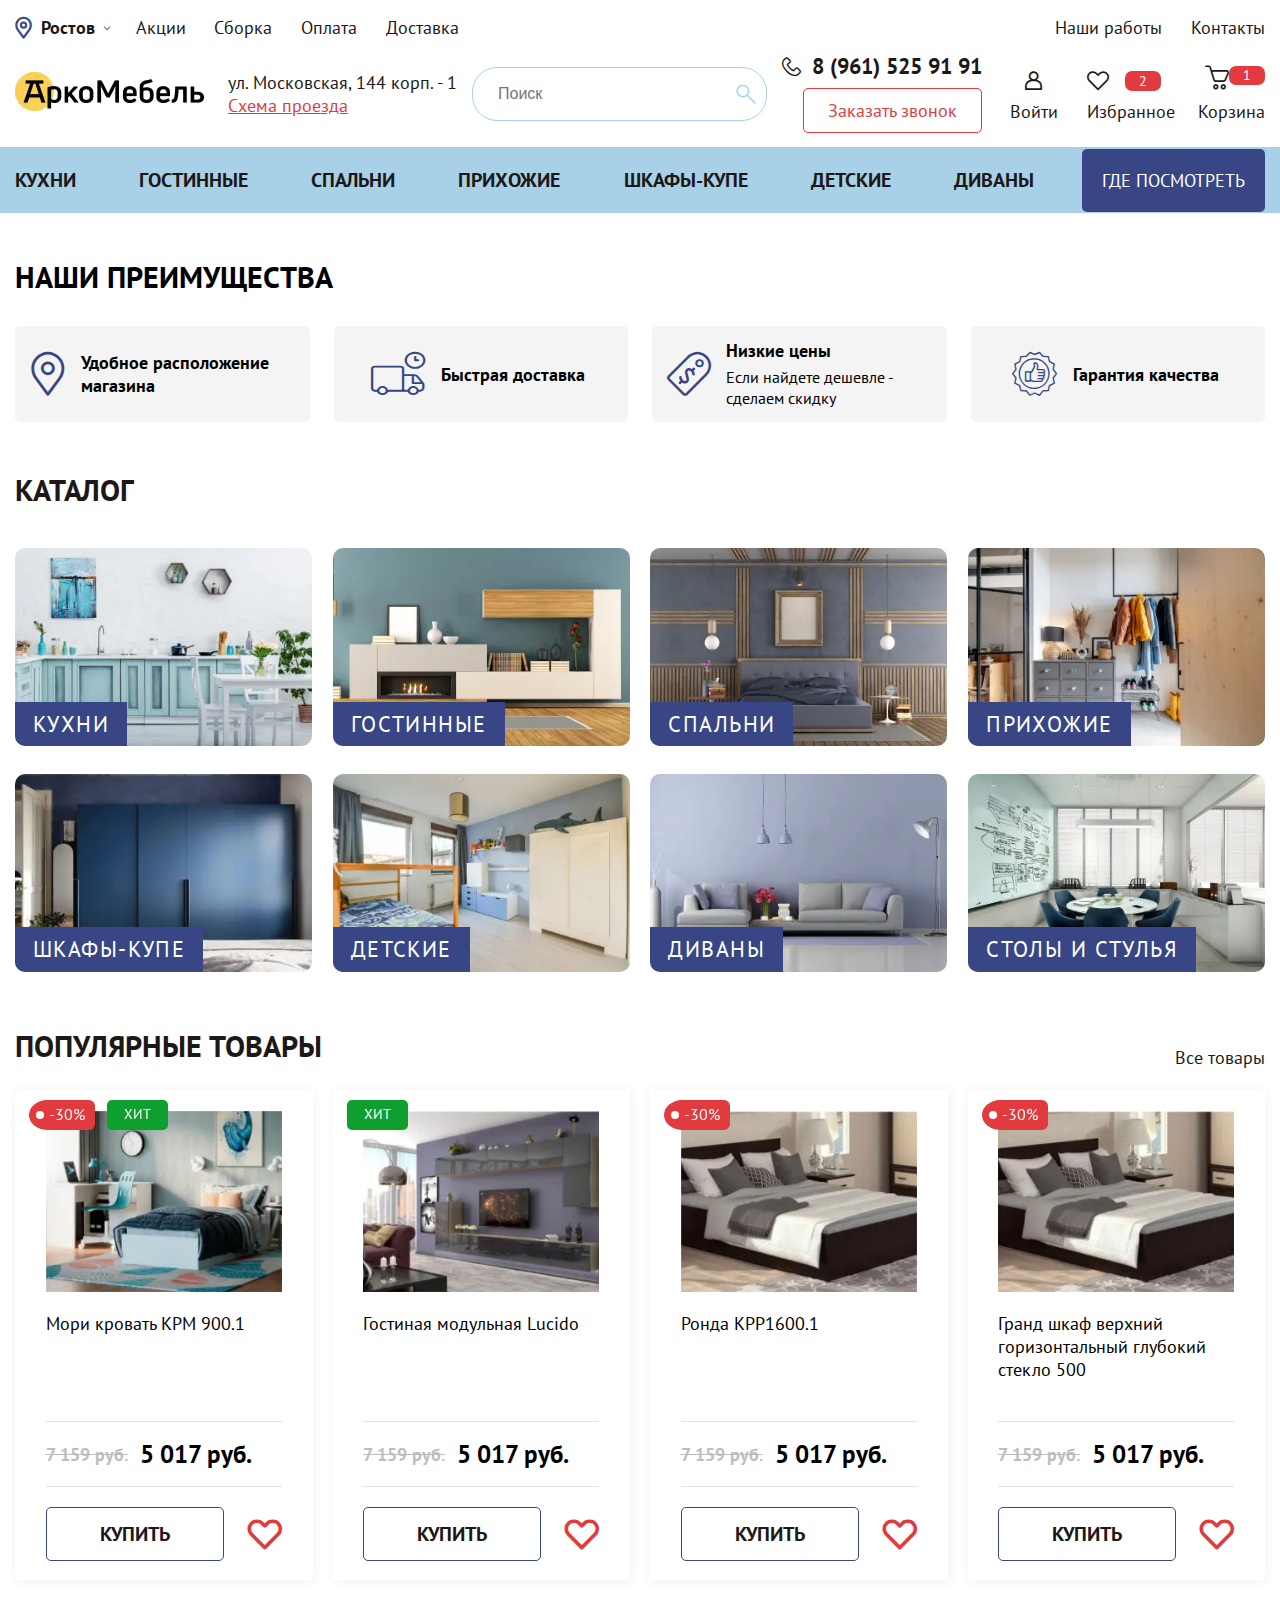
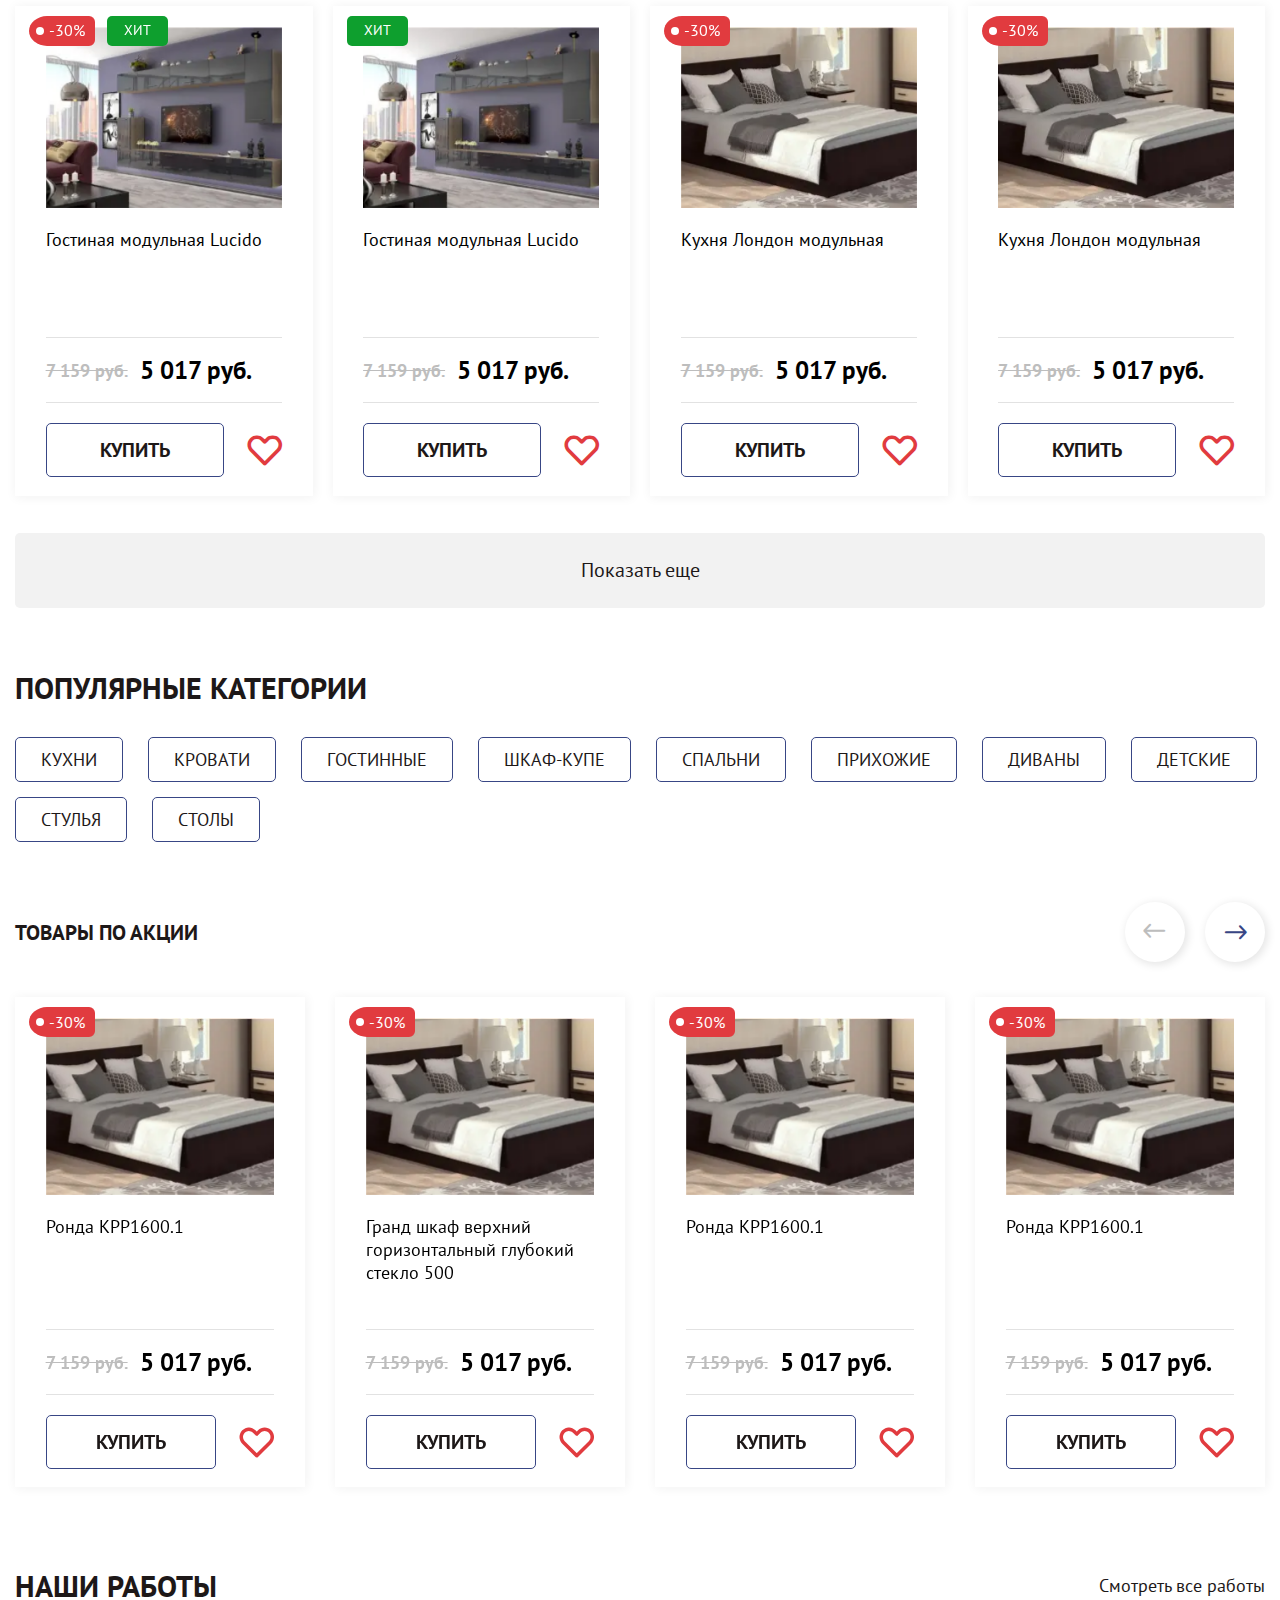
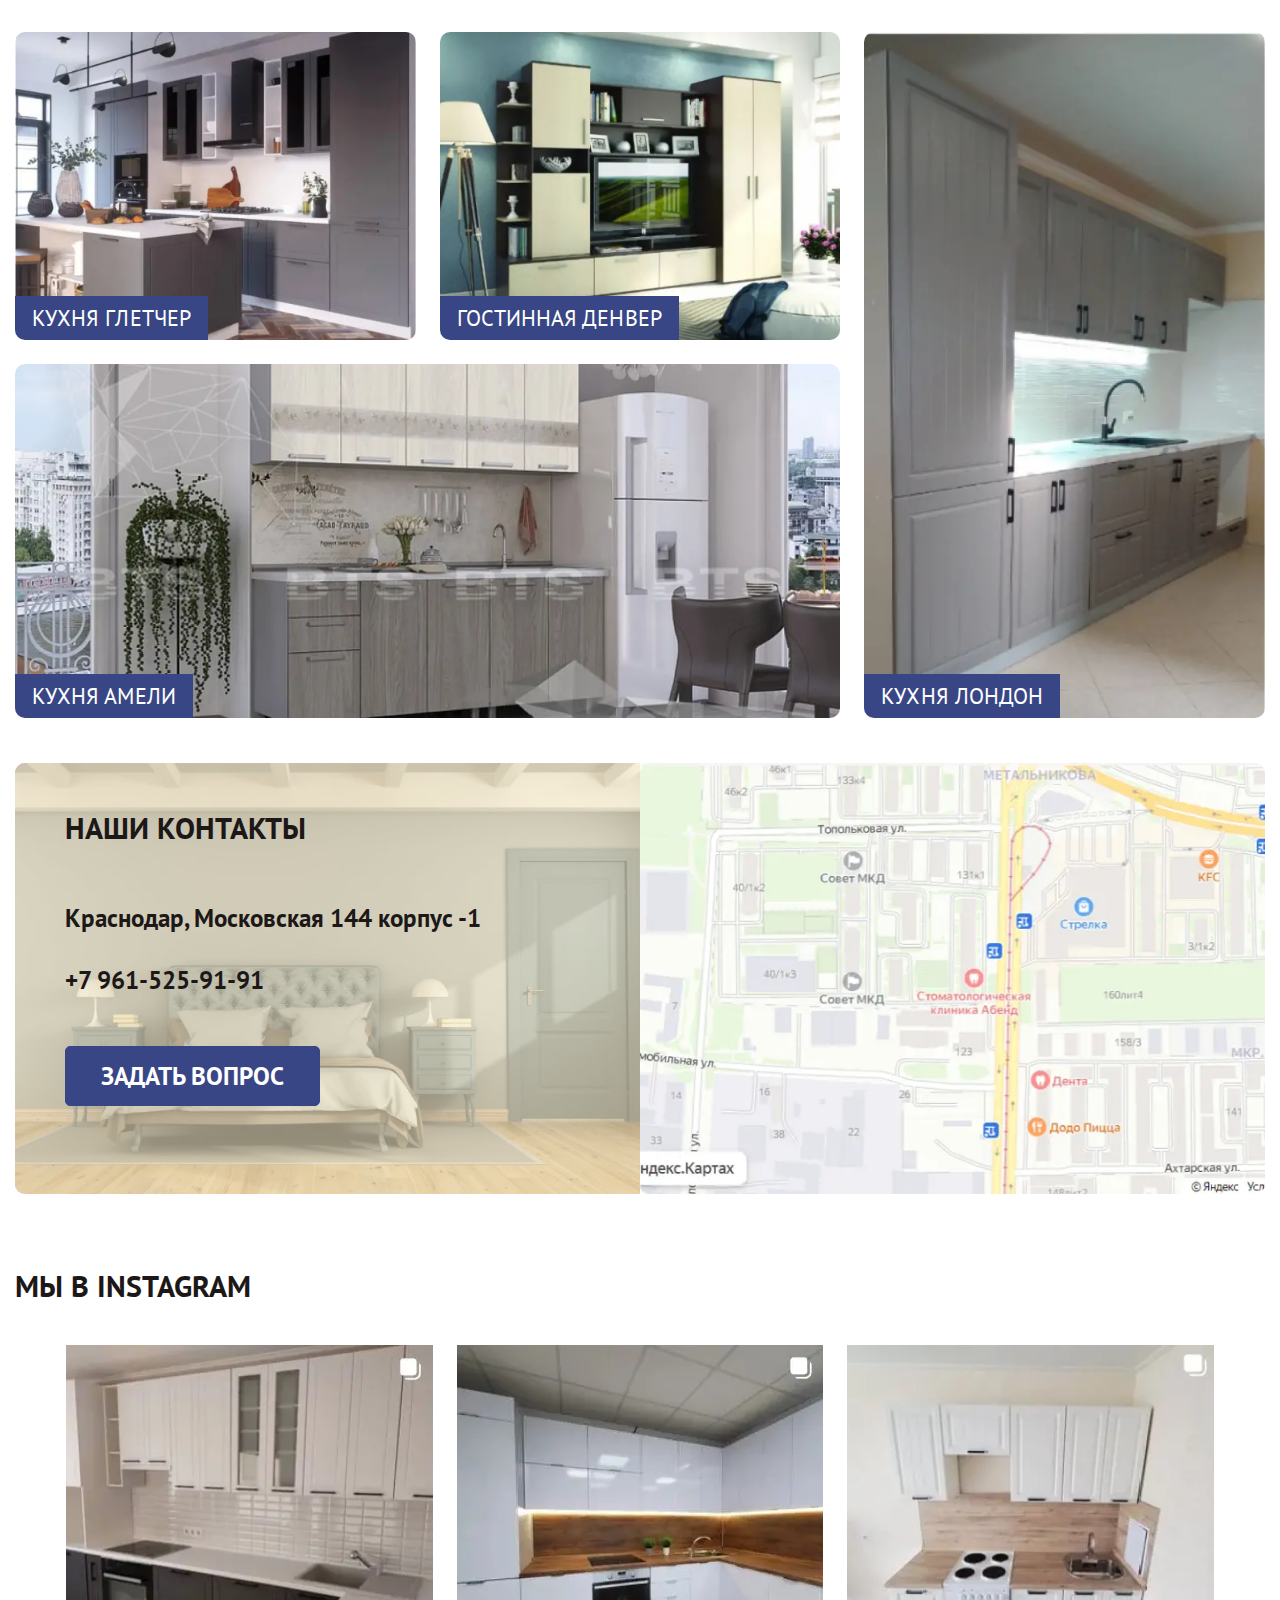
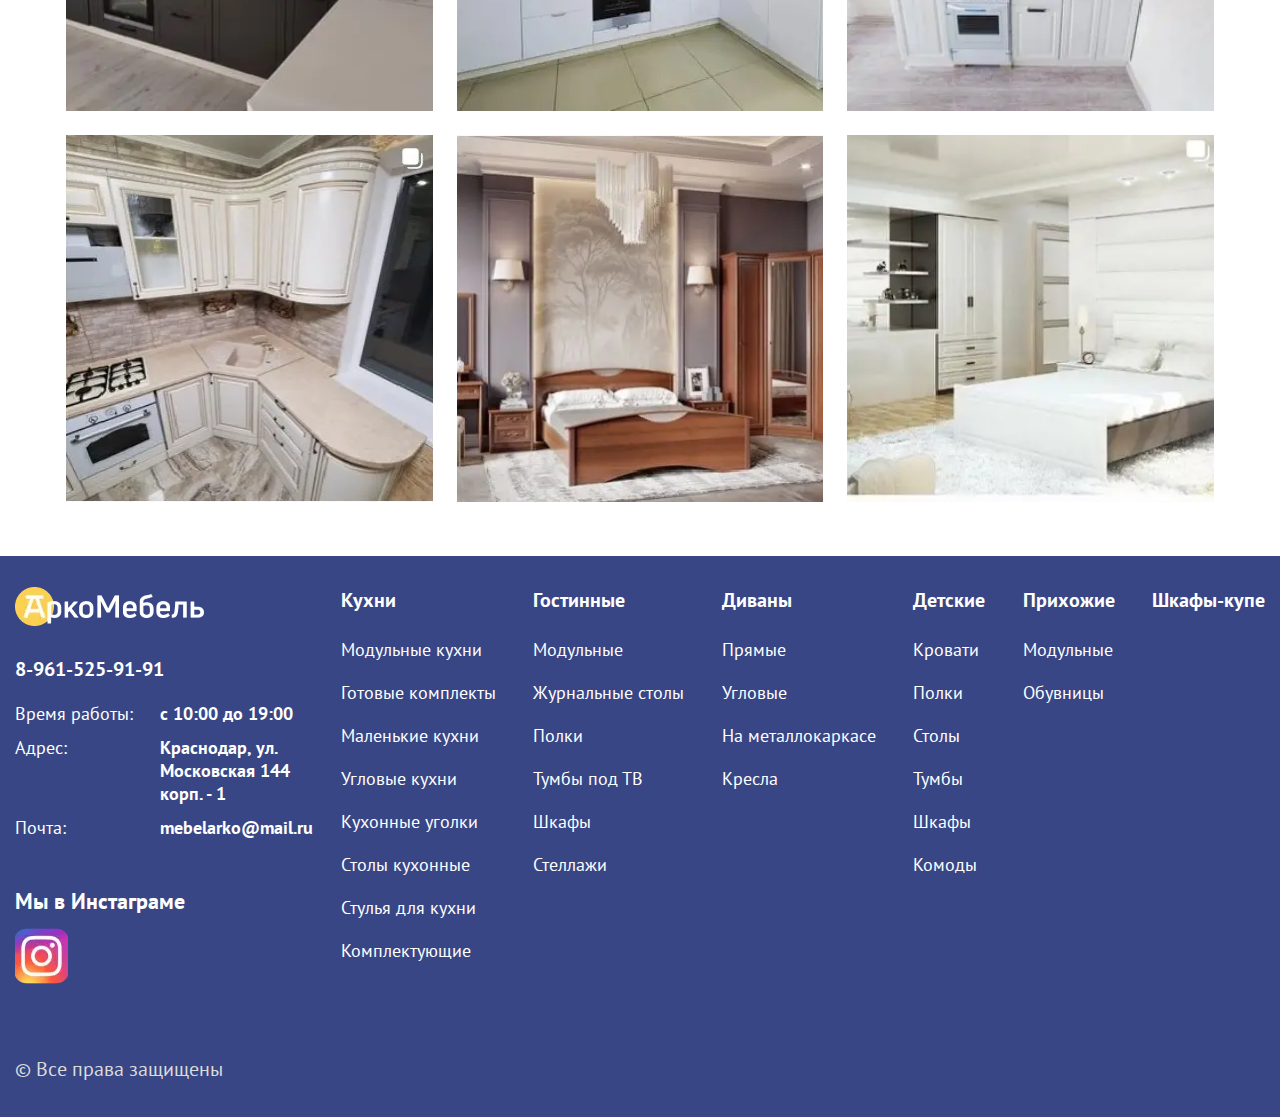
<file: index.html>
<!DOCTYPE html>
<html lang="ru">
<head>
	<meta charset="UTF-8">
	<meta http-equiv="X-UA-Compatible" content="IE=edge">
	<meta name="viewport" content="width=device-width, initial-scale=1.0">
	<link rel="stylesheet" href="css/style.min.css?_v=20221210150038">
	<link rel="stylesheet" href="https://cdn.jsdelivr.net/npm/swiper@8/swiper-bundle.min.css?_v=20221210150038" />
	<title>АркоМебель</title>
</head>

<body>
	<div class="wrapper">
		<header class="header">
	<div class="header__wrapper">
		<div class="header__container">
			<div class="header__top">
				<div class="header__cities header-cities">
					<div class="header-cities__current _icon-location">Ростов</div>
					<ul class="header-cities__available">
						<li class="header-cities__item">
							<a href="" class="header-cities__link">Ростов</a>
						</li>
						<li class="header-cities__item">
							<a href="" class="header-cities__link">Херсон</a>
						</li>
						<li class="header-cities__item">
							<a href="" class="header-cities__link">Київ</a>
						</li>
						<li class="header-cities__item">
							<a href="" class="header-cities__link">Краснодар</a>
						</li>
					</ul>
				</div>
				<div class="header__menu menu">
					<nav class="menu__body">
						<div class="menu__box">
							<ul class="menu__list">
								<li class="menu__item"><a href="" class="menu__link">Акции</a></li>
								<li class="menu__item"><a href="" class="menu__link">Сборка</a></li>
								<li class="menu__item"><a href="" class="menu__link">Оплата</a></li>
								<li class="menu__item"><a href="" class="menu__link">Доставка</a></li>
							</ul>
							<ul class="menu__list">
								<li class="menu__item"><a href="" class="menu__link">Наши работы</a></li>
								<li class="menu__item"><a href="" class="menu__link">Контакты</a></li>
							</ul>
						</div>
					</nav>
				</div>
			</div>
			<div class="header__middle">
				<button type="button" class="menu__icon icon-menu"><span></span></button>
				<a href="" class="header__logo"><picture><source srcset="img/logo.webp" type="image/webp"><img src="img/logo.jpg" alt="Logo_of_site"></picture></a>
				<div class="header__location location-header">
					<div class="location-header__street" data-da=".header-cities__current,1200,1">
						ул. Московская, 144 корп. - 1
					</div>
					<a href="" class="location-header__map">Схема проезда</a>
				</div>
				<form action="" method="get" class="header__search header-search">
					<div class="header-search__wrapper">
						<input type="text" name="search-header" placeholder="Поиск">
						<button type="submit" class="_icon-search"></button>
					</div>
					<button type="button" class="header-search__mobile _icon-search"></button>
				</form>
				<div class="header__phone phone-header">
					<a href="tel:89615259191" class="phone-header__tel _icon-phone" data-da=".menu__box,767,1">8
						(961) 525 91 91</a>
					<a href="tel:89615259191" class="phone-header__tel phone-header__tel_mobile _icon-phone"></a>
					<a href="#popup" data-popup-link type="button" class="phone-header__ordercall" data-da=".menu__box,991,0">
						Заказать <span>обратный</span> звонок
					</a>
				</div>
				<div class="header__actions action-header">
					<a href="#login" data-popup-link class="action-header__login _icon-user" data-da=".menu__box,700,last">
						<span>Войти</span>
					</a>
					<a href="" class="action-header__favorite _icon-favorite" data-da=".menu__box,991,1">
						<div>Избранное<span>2</span></div>
					</a>
					<a href="cart.html" class="action-header__cart _icon-shopping-cart"><span>Корзина</span>
						<div class="action-header__quantity">1</div>
					</a>
				</div>
			</div>
		</div>
		<div class="header__footer footer-header">
			<div class="footer-header__container">
				<ul class="footer-header__categories" data-da=".menu__box,991,0">
					<li class="footer-header__category">
						<a href="category.html" class="footer-header__link _icon-kithen"><span>КУХНИ</span></a>
						<ul class="footer-header__subcategory subcategory-header">
							<li class="subcategory-header__item">
								<a href="" class="subcategory-header__link">Модульные кухни</a>
							</li>
							<li class="subcategory-header__item">
								<a href="" class="subcategory-header__link">Готовые комплекты</a>
							</li>
							<li class="subcategory-header__item">
								<a href="" class="subcategory-header__link">Маленькие кухни</a>
							</li>
							<li class="subcategory-header__item">
								<a href="" class="subcategory-header__link">Угловые кухни</a>
							</li>
							<li class="subcategory-header__item">
								<a href="" class="subcategory-header__link">Кухонные уголки</a>
							</li>
							<li class="subcategory-header__item">
								<a href="" class="subcategory-header__link">Столы кухонные</a>
							</li>
							<li class="subcategory-header__item">
								<a href="" class="subcategory-header__link">Стулья для кухни</a>
							</li>
							<li class="subcategory-header__item">
								<a href="" class="subcategory-header__link">Комплектующие</a>
							</li>
						</ul>
					</li>
					<li class="footer-header__category">
						<a href="" class="footer-header__link _icon-living-room"><span>ГОСТИННЫЕ</span></a>
					</li>
					<li class="footer-header__category">
						<a href="" class="footer-header__link _icon-bed-room"><span>СПАЛЬНИ</span></a>
					</li>
					<li class="footer-header__category">
						<a href="" class="footer-header__link _icon-triple-waredrope"><span>ПРИХОЖИЕ</span></a>
						<ul class="footer-header__subcategory subcategory-header">
							<li class="subcategory-header__item">
								<a href="" class="subcategory-header__link">Модульные</a>
							</li>
							<li class="subcategory-header__item">
								<a href="" class="subcategory-header__link">Обувницы</a>
							</li>
						</ul>
					</li>
					<li class="footer-header__category">
						<a href="" class="footer-header__link _icon-cupboard-cabinet-storage-furniture">
							<span>ШКАФЫ-КУПЕ</span>
						</a>
					</li>
					<li class="footer-header__category">
						<a href="" class="footer-header__link _icon-bunk-bed"><span>ДЕТСКИЕ</span></a>
						<ul class="footer-header__subcategory subcategory-header">
							<li class="subcategory-header__item">
								<a href="" class="subcategory-header__link">Кровати</a>
							</li>
							<li class="subcategory-header__item">
								<a href="" class="subcategory-header__link">Полки</a>
							</li>
							<li class="subcategory-header__item">
								<a href="" class="subcategory-header__link">Столы</a>
							</li>
							<li class="subcategory-header__item">
								<a href="" class="subcategory-header__link">Тумбы</a>
							</li>
							<li class="subcategory-header__item">
								<a href="" class="subcategory-header__link">Шкафы</a>
							</li>
							<li class="subcategory-header__item">
								<a href="" class="subcategory-header__link">Комоды</a>
							</li>
						</ul>
					</li>
					<li class="footer-header__category">
						<a href="" class="footer-header__link _icon-double-sofa"><span>ДИВАНЫ</spa></a>
					</li>
				</ul>
				<a href="" class="footer-header__wherelook _icon-map" data-da=".header__location,1200,0"><span>ГДЕ ПОСМОТРЕТЬ</span></a>
			</div>
		</div>
	</div>
</header>
		<main class="page">
			<section class="page__ourbenefits ourbenefits">
				<div class="ourbenefits__container">
					<h5 class="ourbenefits__title section-title">НАШИ ПРЕИМУЩЕСТВА</h5>
					<div class="ourbenefits__items">
						<div class="ourbenefits__item">
							<span class="ourbenefits__icon _icon-location"></span>
							<div class="ourbenefits__body">
								<div class="ourbenefits__label">Удобное расположение магазина</div>
							</div>
						</div>
						<div class="ourbenefits__item">
							<span class="ourbenefits__icon _icon-deliver"></span>
							<div class="ourbenefits__body">
								<div class="ourbenefits__label ">Быстрая доставка</div>
							</div>
						</div>
						<div class="ourbenefits__item">
							<span class="ourbenefits__icon _icon-low-price"></span>
							<div class="ourbenefits__body">
								<div class="ourbenefits__label">Низкие цены</div>
								<div class="ourbenefits__text">
									<p>Если найдете дешевле - сделаем скидку</p>
								</div>
							</div>
						</div>
						<div class="ourbenefits__item">
							<span class="ourbenefits__icon _icon-warranty"></span>
							<div class="ourbenefits__body">
								<div class="ourbenefits__label">Гарантия качества</div>
							</div>
						</div>
					</div>
				</div>
			</section>
			<section class="page__catalog catalog-section">
				<div class="catalog-section__container">
					<h4 class="catalog-section__title section-title">КАТАЛОГ</h4>
					<div class="catalog-section__items">
						<article class="catalog-section__item item-catalog">
							<a href="catalog.html" class="item-catalog__image _icon-kithen">
								<picture><source srcset="img/catalog/01.webp" type="image/webp"><img src="img/catalog/01.jpg" alt="КУХНИ"></picture>
							</a>
							<a href="catalog.html" class="item-catalog__label">КУХНИ</a>
						</article>
						<article class="catalog-section__item item-catalog">
							<a href="catalog.html" class="item-catalog__image _icon-living-room">
								<picture><source srcset="img/catalog/02.webp" type="image/webp"><img src="img/catalog/02.jpg" alt="КУХНИ"></picture>
							</a>
							<a href="catalog.html" class="item-catalog__label">ГОСТИННЫЕ</a>
						</article>
						<article class="catalog-section__item item-catalog">
							<a href="" class="item-catalog__image _icon-bed-room">
								<picture><source srcset="img/catalog/03.webp" type="image/webp"><img src="img/catalog/03.jpg" alt="КУХНИ"></picture>
							</a>
							<a href="" class="item-catalog__label">СПАЛЬНИ</a>
						</article>
						<article class="catalog-section__item item-catalog">
							<a href="" class="item-catalog__image _icon-triple-waredrope">
								<picture><source srcset="img/catalog/04.webp" type="image/webp"><img src="img/catalog/04.jpg" alt="КУХНИ"></picture>
							</a>
							<a href="" class="item-catalog__label">ПРИХОЖИЕ</a>
						</article>
						<article class="catalog-section__item item-catalog">
							<a href="" class="item-catalog__image _icon-cupboard-cabinet-storage-furniture">
								<picture><source srcset="img/catalog/05.webp" type="image/webp"><img src="img/catalog/05.jpg" alt="КУХНИ"></picture>
							</a>
							<a href="" class="item-catalog__label">ШКАФЫ-КУПЕ</a>
						</article>
						<article class="catalog-section__item item-catalog">
							<a href="" class="item-catalog__image _icon-bunk-bed">
								<picture><source srcset="img/catalog/06.webp" type="image/webp"><img src="img/catalog/06.jpg" alt="КУХНИ"></picture>
							</a>
							<a href="" class="item-catalog__label">ДЕТСКИЕ</a>
						</article>
						<article class="catalog-section__item item-catalog">
							<a href="" class="item-catalog__image _icon-double-sofa">
								<picture><source srcset="img/catalog/07.webp" type="image/webp"><img src="img/catalog/07.jpg" alt="КУХНИ"></picture>
							</a>
							<a href="" class="item-catalog__label">ДИВАНЫ</a>
						</article>
						<article class="catalog-section__item item-catalog">
							<a href="" class="item-catalog__image _icon-dining-room">
								<picture><source srcset="img/catalog/08.webp" type="image/webp"><img src="img/catalog/08.jpg" alt="КУХНИ"></picture>
							</a>
							<a href="" class="item-catalog__label">СТОЛЫ И СТУЛЬЯ</a>
						</article>
					</div>
				</div>
			</section>
			<section class="page__products-popular popular-products">
				<div class="popular-products__container">
					<div class="popular-products__header">
						<h3 class="popular-products__title section-title">ПОПУЛЯРНЫЕ ТОВАРЫ</h3>
						<a href="" class="popular-products__all see-all-btn">Все товары</a>
					</div>
					<div class="popular-products__list">
						<article class="popular-products__item product-item">
							<div class="product-item__box">
								<div class="product-item__slider slider-product">
									<div class="slider-product__swiper">
										<div class="slider-product__slide">
											<a href="" class="slider-product__image"><picture><source srcset="img/products/01.webp" type="image/webp"><img src="img/products/01.jpg" alt="product white bead"></picture></a>
										</div>
										<div class="slider-product__slide">
											<a href="" class="slider-product__image"><picture><source srcset="img/products/02.webp" type="image/webp"><img src="img/products/02.jpg" alt="product white bead"></picture></a>
										</div>
										<div class="slider-product__slide">
											<a href="" class="slider-product__image"><picture><source srcset="img/products/03.webp" type="image/webp"><img src="img/products/03.jpg" alt="product white bead"></picture></a>
										</div>
										<div class="slider-product__slide">
											<a href="" class="slider-product__image"><picture><source srcset="img/products/03.webp" type="image/webp"><img src="img/products/03.jpg" alt="product white bead"></picture></a>
										</div>
										<div class="slider-product__slide">
											<a href="" class="slider-product__image"><picture><source srcset="img/products/03.webp" type="image/webp"><img src="img/products/03.jpg" alt="product white bead"></picture></a>
										</div>
									</div>
									<div class="slider-product__controls">
										<button type="button" class="slider-product__button slider-product__button_left _icon-slider-arrow"></button>
										<button type="button" class="slider-product__button slider-product__button_right _icon-slider-arrow"></button>
									</div>
									<div class="slider-product__pagination"></div>
								</div>
								<div class="product-item__body">
									<a href="product.html" class="product-item__title">Мори кровать КРМ 900.1</a>
									<ul class="product-item__colors colors-product colors-product_card">
										<div class="colors-product__list">
											<li class="colors-product__item"><a href="" class="colors-product__link" style="background-color: #2d2d2d;"></a></li>
											<li class="colors-product__item"><a href="" class="colors-product__link" style="background-color: #4d511d;"></a></li>
											<li class="colors-product__item"><a href="" class="colors-product__link" style="background-color: #f3e7c6;"></a></li>
										</div>
									</ul>
									<div class="product-item__prices prices-product">
										<div class="prices-product__old">7 159 руб.</div>
										<div class="prices-product__current">5 017 руб.</div>
									</div>
									<div hidden class="product-item__about_mobile about-product-mobile">
										<div class="about-product-mobile__fuature">
											<div class="about-product-mobile__label">Ш*Г*В:</div>
											<div class="about-product-mobile__value">600*320*110 мм</div>
										</div>
									</div>
									<div class="product-item__actions actions-product">
										<button type="button" class="actions-product__buy">КУПИТЬ</button>
										<button type="button" class="actions-product__addtofavorite _icon-favorite">
											<div class="actions-product__box">
												<span class="actions-product__hint">Добавить в избранное</span>
											</div>
										</button>
									</div>
									<div class="product-item__about about-product">
										<div class="about-product__fuature">
											<div class="about-product__label">Размеры:</div>
											<div class="about-product__value about-product__value_size">
												<span>Ширина 1635 мм</span>
												<span>Высота 650 мм</span>
												<span>Глубина 2032 мм</span>
											</div>
										</div>
									</div>
								</div>
								<div class="product-item__labels labels-product">
									<div class="labels-product__item labels-product__sale">-30%</div>
									<div class="labels-product__item labels-product__hit">ХИТ</div>
								</div>
							</div>
						</article>
						<article class="popular-products__item product-item">
							<div class="product-item__box">
								<div class="product-item__slider slider-product">
									<div class="slider-product__swiper">
										<div class="slider-product__slide">
											<a href="" class="slider-product__image"><picture><source srcset="img/products/02.webp" type="image/webp"><img src="img/products/02.jpg" alt="product white bead"></picture></a>
										</div>
										<div class="slider-product__slide">
											<a href="" class="slider-product__image"><picture><source srcset="img/products/01.webp" type="image/webp"><img src="img/products/01.jpg" alt="product white bead"></picture></a>
										</div>
										<div class="slider-product__slide">
											<a href="" class="slider-product__image"><picture><source srcset="img/products/03.webp" type="image/webp"><img src="img/products/03.jpg" alt="product white bead"></picture></a>
										</div>
										<div class="slider-product__slide">
											<a href="" class="slider-product__image"><picture><source srcset="img/products/03.webp" type="image/webp"><img src="img/products/03.jpg" alt="product white bead"></picture></a>
										</div>
										<div class="slider-product__slide">
											<a href="" class="slider-product__image"><picture><source srcset="img/products/03.webp" type="image/webp"><img src="img/products/03.jpg" alt="product white bead"></picture></a>
										</div>
									</div>
									<div class="slider-product__controls">
										<button type="button" class="slider-product__button slider-product__button_left _icon-slider-arrow"></button>
										<button type="button" class="slider-product__button slider-product__button_right _icon-slider-arrow"></button>
									</div>
									<div class="slider-product__pagination"></div>
								</div>
								<div class="product-item__body">
									<a href="product.html" class="product-item__title">Гостиная модульная Lucido</a>
									<ul class="product-item__colors colors-product colors-product_card">
										<div class="colors-product__list">
											<li class="colors-product__item"><a href="" class="colors-product__link" style="background-color: #2d2d2d;"></a></li>
											<li class="colors-product__item"><a href="" class="colors-product__link" style="background-color: #4d511d;"></a></li>
											<li class="colors-product__item"><a href="" class="colors-product__link" style="background-color: #f3e7c6;"></a></li>
										</div>
									</ul>
									<div class="product-item__prices prices-product">
										<div class="prices-product__old">7 159 руб.</div>
										<div class="prices-product__current">5 017 руб.</div>
									</div>
									<div hidden class="product-item__about_mobile about-product-mobile">
										<div class="about-product-mobile__fuature">
											<div class="about-product-mobile__label">Ш*Г*В:</div>
											<div class="about-product-mobile__value">600*320*110 мм</div>
										</div>
									</div>
									<div class="product-item__actions actions-product">
										<button type="button" class="actions-product__buy">КУПИТЬ</button>
										<button type="button" class="actions-product__addtofavorite _icon-favorite">
											<div class="actions-product__box">
												<span class="actions-product__hint">Добавить в избранное</span>
											</div>
										</button>
									</div>
									<div class="product-item__about about-product">
										<div class="about-product__fuature">
											<div class="about-product__label">Размеры:</div>
											<div class="about-product__value about-product__value_size">
												<span>Ширина 1635 мм</span>
												<span>Высота 650 мм</span>
												<span>Глубина 2032 мм</span>
											</div>
										</div>
									</div>
								</div>
								<div class="product-item__labels labels-product">
									<div class="labels-product__item labels-product__hit">ХИТ</div>
								</div>
							</div>
						</article>
						<article class="popular-products__item product-item">
							<div class="product-item__box">
								<div class="product-item__slider slider-product">
									<div class="slider-product__swiper">
										<div class="slider-product__slide">
											<a href="" class="slider-product__image"><picture><source srcset="img/products/03.webp" type="image/webp"><img src="img/products/03.jpg" alt="product white bead"></picture></a>
										</div>
										<div class="slider-product__slide">
											<a href="" class="slider-product__image"><picture><source srcset="img/products/02.webp" type="image/webp"><img src="img/products/02.jpg" alt="product white bead"></picture></a>
										</div>
										<div class="slider-product__slide">
											<a href="" class="slider-product__image"><picture><source srcset="img/products/01.webp" type="image/webp"><img src="img/products/01.jpg" alt="product white bead"></picture></a>
										</div>
										<div class="slider-product__slide">
											<a href="" class="slider-product__image"><picture><source srcset="img/products/03.webp" type="image/webp"><img src="img/products/03.jpg" alt="product white bead"></picture></a>
										</div>
									</div>
									<div class="slider-product__controls">
										<button type="button" class="slider-product__button slider-product__button_left _icon-slider-arrow"></button>
										<button type="button" class="slider-product__button slider-product__button_right _icon-slider-arrow"></button>
									</div>
									<div class="slider-product__pagination"></div>
								</div>
								<div class="product-item__body">
									<a href="product.html" class="product-item__title">Ронда КРР1600.1</a>
									<ul class="product-item__colors colors-product colors-product_card">
										<div class="colors-product__list">
											<li class="colors-product__item"><a href="" class="colors-product__link" style="background-color: #2d2d2d;"></a></li>
											<li class="colors-product__item"><a href="" class="colors-product__link" style="background-color: #4d511d;"></a></li>
											<li class="colors-product__item"><a href="" class="colors-product__link" style="background-color: #f3e7c6;"></a></li>
										</div>
									</ul>
									<div class="product-item__prices prices-product">
										<div class="prices-product__old">7 159 руб.</div>
										<div class="prices-product__current">5 017 руб.</div>
									</div>
									<div hidden class="product-item__about_mobile about-product-mobile">
										<div class="about-product-mobile__fuature">
											<div class="about-product-mobile__label">Ш*Г*В:</div>
											<div class="about-product-mobile__value">600*320*110 мм</div>
										</div>
									</div>
									<div class="product-item__actions actions-product">
										<button type="button" class="actions-product__buy">КУПИТЬ</button>
										<button type="button" class="actions-product__addtofavorite _icon-favorite">
											<div class="actions-product__box">
												<span class="actions-product__hint">Добавить в избранное</span>
											</div>
										</button>
									</div>
									<div class="product-item__about about-product">
										<div class="about-product__fuature">
											<div class="about-product__label">Размеры:</div>
											<div class="about-product__value about-product__value_size">
												<span>Ширина 1635 мм</span>
												<span>Высота 650 мм</span>
												<span>Глубина 2032 мм</span>
											</div>
										</div>
									</div>
								</div>
								<div class="product-item__labels labels-product">
									<div class="labels-product__item labels-product__sale">-30%</div>
								</div>
							</div>
						</article>
						<article class="popular-products__item product-item">
							<div class="product-item__box">
								<div class="product-item__slider slider-product">
									<div class="slider-product__swiper">
										<div class="slider-product__slide">
											<a href="" class="slider-product__image"><picture><source srcset="img/products/03.webp" type="image/webp"><img src="img/products/03.jpg" alt="product white bead"></picture></a>
										</div>
										<div class="slider-product__slide">
											<a href="" class="slider-product__image"><picture><source srcset="img/products/02.webp" type="image/webp"><img src="img/products/02.jpg" alt="product white bead"></picture></a>
										</div>
										<div class="slider-product__slide">
											<a href="" class="slider-product__image"><picture><source srcset="img/products/01.webp" type="image/webp"><img src="img/products/01.jpg" alt="product white bead"></picture></a>
										</div>
										<div class="slider-product__slide">
											<a href="" class="slider-product__image"><picture><source srcset="img/products/03.webp" type="image/webp"><img src="img/products/03.jpg" alt="product white bead"></picture></a>
										</div>
									</div>
									<div class="slider-product__controls">
										<button type="button" class="slider-product__button slider-product__button_left _icon-slider-arrow"></button>
										<button type="button" class="slider-product__button slider-product__button_right _icon-slider-arrow"></button>
									</div>
									<div class="slider-product__pagination"></div>
								</div>
								<div class="product-item__body">
									<a href="product.html" class="product-item__title">Гранд шкаф верхний горизонтальный глубокий стекло 500</a>
									<ul class="product-item__colors colors-product colors-product_card">
										<div class="colors-product__list">
											<li class="colors-product__item"><a href="" class="colors-product__link" style="background-color: #2d2d2d;"></a></li>
											<li class="colors-product__item"><a href="" class="colors-product__link" style="background-color: #4d511d;"></a></li>
											<li class="colors-product__item"><a href="" class="colors-product__link" style="background-color: #f3e7c6;"></a></li>
										</div>
									</ul>
									<div class="product-item__prices prices-product">
										<div class="prices-product__old">7 159 руб.</div>
										<div class="prices-product__current">5 017 руб.</div>
									</div>
									<div hidden class="product-item__about_mobile about-product-mobile">
										<div class="about-product-mobile__fuature">
											<div class="about-product-mobile__label">Ш*Г*В:</div>
											<div class="about-product-mobile__value">600*320*110 мм</div>
										</div>
									</div>
									<div class="product-item__actions actions-product">
										<button type="button" class="actions-product__buy">КУПИТЬ</button>
										<button type="button" class="actions-product__addtofavorite _icon-favorite">
											<div class="actions-product__box">
												<span class="actions-product__hint">Добавить в избранное</span>
											</div>
										</button>
									</div>
									<div class="product-item__about about-product">
										<div class="about-product__fuature">
											<div class="about-product__label">Размеры:</div>
											<div class="about-product__value about-product__value_size">
												<span>Ширина 1635 мм</span>
												<span>Высота 650 мм</span>
												<span>Глубина 2032 мм</span>
											</div>
										</div>
									</div>
								</div>
								<div class="product-item__labels labels-product">
									<div class="labels-product__item labels-product__sale">-30%</div>
								</div>
							</div>
						</article>
						<article class="popular-products__item product-item">
							<div class="product-item__box">
								<div class="product-item__slider slider-product">
									<div class="slider-product__swiper">
										<div class="slider-product__slide">
											<a href="" class="slider-product__image"><picture><source srcset="img/products/02.webp" type="image/webp"><img src="img/products/02.jpg" alt="product white bead"></picture></a>
										</div>
										<div class="slider-product__slide">
											<a href="" class="slider-product__image"><picture><source srcset="img/products/02.webp" type="image/webp"><img src="img/products/02.jpg" alt="product white bead"></picture></a>
										</div>
										<div class="slider-product__slide">
											<a href="" class="slider-product__image"><picture><source srcset="img/products/03.webp" type="image/webp"><img src="img/products/03.jpg" alt="product white bead"></picture></a>
										</div>
										<div class="slider-product__slide">
											<a href="" class="slider-product__image"><picture><source srcset="img/products/03.webp" type="image/webp"><img src="img/products/03.jpg" alt="product white bead"></picture></a>
										</div>
										<div class="slider-product__slide">
											<a href="" class="slider-product__image"><picture><source srcset="img/products/03.webp" type="image/webp"><img src="img/products/03.jpg" alt="product white bead"></picture></a>
										</div>
									</div>
									<div class="slider-product__controls">
										<button type="button" class="slider-product__button slider-product__button_left _icon-slider-arrow"></button>
										<button type="button" class="slider-product__button slider-product__button_right _icon-slider-arrow"></button>
									</div>
									<div class="slider-product__pagination"></div>
								</div>
								<div class="product-item__body">
									<a href="product.html" class="product-item__title">Гостиная модульная Lucido</a>
									<ul class="product-item__colors colors-product colors-product_card">
										<div class="colors-product__list">
											<li class="colors-product__item"><a href="" class="colors-product__link" style="background-color: #2d2d2d;"></a></li>
											<li class="colors-product__item"><a href="" class="colors-product__link" style="background-color: #4d511d;"></a></li>
											<li class="colors-product__item"><a href="" class="colors-product__link" style="background-color: #f3e7c6;"></a></li>
										</div>
									</ul>
									<div class="product-item__prices prices-product">
										<div class="prices-product__old">7 159 руб.</div>
										<div class="prices-product__current">5 017 руб.</div>
									</div>
									<div hidden class="product-item__about_mobile about-product-mobile">
										<div class="about-product-mobile__fuature">
											<div class="about-product-mobile__label">Ш*Г*В:</div>
											<div class="about-product-mobile__value">600*320*110 мм</div>
										</div>
									</div>
									<div class="product-item__actions actions-product">
										<button type="button" class="actions-product__buy">КУПИТЬ</button>
										<button type="button" class="actions-product__addtofavorite _icon-favorite">
											<div class="actions-product__box">
												<span class="actions-product__hint">Добавить в избранное</span>
											</div>
										</button>
									</div>
									<div class="product-item__about about-product">
										<div class="about-product__fuature">
											<div class="about-product__label">Размеры:</div>
											<div class="about-product__value about-product__value_size">
												<span>Ширина 1635 мм</span>
												<span>Высота 650 мм</span>
												<span>Глубина 2032 мм</span>
											</div>
										</div>
									</div>
								</div>
								<div class="product-item__labels labels-product">
									<div class="labels-product__item labels-product__sale">-30%</div>
									<div class="labels-product__item labels-product__hit">ХИТ</div>
								</div>
							</div>
						</article>
						<article class="popular-products__item product-item">
							<div class="product-item__box">
								<div class="product-item__slider slider-product">
									<div class="slider-product__swiper">
										<div class="slider-product__slide">
											<a href="" class="slider-product__image"><picture><source srcset="img/products/02.webp" type="image/webp"><img src="img/products/02.jpg" alt="product white bead"></picture></a>
										</div>
										<div class="slider-product__slide">
											<a href="" class="slider-product__image"><picture><source srcset="img/products/01.webp" type="image/webp"><img src="img/products/01.jpg" alt="product white bead"></picture></a>
										</div>
										<div class="slider-product__slide">
											<a href="" class="slider-product__image"><picture><source srcset="img/products/03.webp" type="image/webp"><img src="img/products/03.jpg" alt="product white bead"></picture></a>
										</div>
										<div class="slider-product__slide">
											<a href="" class="slider-product__image"><picture><source srcset="img/products/02.webp" type="image/webp"><img src="img/products/02.jpg" alt="product white bead"></picture></a>
										</div>
										<div class="slider-product__slide">
											<a href="" class="slider-product__image"><picture><source srcset="img/products/01.webp" type="image/webp"><img src="img/products/01.jpg" alt="product white bead"></picture></a>
										</div>
									</div>
									<div class="slider-product__controls">
										<button type="button" class="slider-product__button slider-product__button_left _icon-slider-arrow"></button>
										<button type="button" class="slider-product__button slider-product__button_right _icon-slider-arrow"></button>
									</div>
									<div class="slider-product__pagination"></div>
								</div>
								<div class="product-item__body">
									<a href="product.html" class="product-item__title">Гостиная модульная Lucido</a>
									<ul class="product-item__colors colors-product colors-product_card">
										<div class="colors-product__list">
											<li class="colors-product__item"><a href="" class="colors-product__link" style="background-color: #2d2d2d;"></a></li>
											<li class="colors-product__item"><a href="" class="colors-product__link" style="background-color: #4d511d;"></a></li>
											<li class="colors-product__item"><a href="" class="colors-product__link" style="background-color: #f3e7c6;"></a></li>
										</div>
									</ul>
									<div class="product-item__prices prices-product">
										<div class="prices-product__old">7 159 руб.</div>
										<div class="prices-product__current">5 017 руб.</div>
									</div>
									<div hidden class="product-item__about_mobile about-product-mobile">
										<div class="about-product-mobile__fuature">
											<div class="about-product-mobile__label">Ш*Г*В:</div>
											<div class="about-product-mobile__value">600*320*110 мм</div>
										</div>
									</div>
									<div class="product-item__actions actions-product">
										<button type="button" class="actions-product__buy">КУПИТЬ</button>
										<button type="button" class="actions-product__addtofavorite _icon-favorite">
											<div class="actions-product__box">
												<span class="actions-product__hint">Добавить в избранное</span>
											</div>
										</button>
									</div>
									<div class="product-item__about about-product">
										<div class="about-product__fuature">
											<div class="about-product__label">Размеры:</div>
											<div class="about-product__value about-product__value_size">
												<span>Ширина 1635 мм</span>
												<span>Высота 650 мм</span>
												<span>Глубина 2032 мм</span>
											</div>
										</div>
									</div>
								</div>
								<div class="product-item__labels labels-product">
									<div class="labels-product__item labels-product__hit">ХИТ</div>
								</div>
							</div>
						</article>
						<article class="popular-products__item product-item">
							<div class="product-item__box">
								<div class="product-item__slider slider-product">
									<div class="slider-product__swiper">
										<div class="slider-product__slide">
											<a href="" class="slider-product__image"><picture><source srcset="img/products/03.webp" type="image/webp"><img src="img/products/03.jpg" alt="product white bead"></picture></a>
										</div>
										<div class="slider-product__slide">
											<a href="" class="slider-product__image"><picture><source srcset="img/products/02.webp" type="image/webp"><img src="img/products/02.jpg" alt="product white bead"></picture></a>
										</div>
										<div class="slider-product__slide">
											<a href="" class="slider-product__image"><picture><source srcset="img/products/01.webp" type="image/webp"><img src="img/products/01.jpg" alt="product white bead"></picture></a>
										</div>
										<div class="slider-product__slide">
											<a href="" class="slider-product__image"><picture><source srcset="img/products/03.webp" type="image/webp"><img src="img/products/03.jpg" alt="product white bead"></picture></a>
										</div>
									</div>
									<div class="slider-product__controls">
										<button type="button" class="slider-product__button slider-product__button_left _icon-slider-arrow"></button>
										<button type="button" class="slider-product__button slider-product__button_right _icon-slider-arrow"></button>
									</div>
									<div class="slider-product__pagination"></div>
								</div>
								<div class="product-item__body">
									<a href="product.html" class="product-item__title">Кухня Лондон модульная </a>
									<ul class="product-item__colors colors-product colors-product_card">
										<div class="colors-product__list">
											<li class="colors-product__item"><a href="" class="colors-product__link" style="background-color: #2d2d2d;"></a></li>
											<li class="colors-product__item"><a href="" class="colors-product__link" style="background-color: #4d511d;"></a></li>
											<li class="colors-product__item"><a href="" class="colors-product__link" style="background-color: #f3e7c6;"></a></li>
										</div>
									</ul>
									<div class="product-item__prices prices-product">
										<div class="prices-product__old">7 159 руб.</div>
										<div class="prices-product__current">5 017 руб.</div>
									</div>
									<div hidden class="product-item__about_mobile about-product-mobile">
										<div class="about-product-mobile__fuature">
											<div class="about-product-mobile__label">Ш*Г*В:</div>
											<div class="about-product-mobile__value">600*320*110 мм</div>
										</div>
									</div>
									<div class="product-item__actions actions-product">
										<button type="button" class="actions-product__buy">КУПИТЬ</button>
										<button type="button" class="actions-product__addtofavorite _icon-favorite">
											<div class="actions-product__box">
												<span class="actions-product__hint">Добавить в избранное</span>
											</div>
										</button>
									</div>
									<div class="product-item__about about-product">
										<div class="about-product__fuature">
											<div class="about-product__label">Размеры:</div>
											<div class="about-product__value about-product__value_size">
												<span>Ширина 1635 мм</span>
												<span>Высота 650 мм</span>
												<span>Глубина 2032 мм</span>
											</div>
										</div>
									</div>
								</div>
								<div class="product-item__labels labels-product">
									<div class="labels-product__item labels-product__sale">-30%</div>
								</div>
							</div>
						</article>
						<article class="popular-products__item product-item">
							<div class="product-item__box">
								<div class="product-item__slider slider-product">
									<div class="slider-product__swiper">
										<div class="slider-product__slide">
											<a href="" class="slider-product__image"><picture><source srcset="img/products/03.webp" type="image/webp"><img src="img/products/03.jpg" alt="product white bead"></picture></a>
										</div>
										<div class="slider-product__slide">
											<a href="" class="slider-product__image"><picture><source srcset="img/products/02.webp" type="image/webp"><img src="img/products/02.jpg" alt="product white bead"></picture></a>
										</div>
										<div class="slider-product__slide">
											<a href="" class="slider-product__image"><picture><source srcset="img/products/01.webp" type="image/webp"><img src="img/products/01.jpg" alt="product white bead"></picture></a>
										</div>
										<div class="slider-product__slide">
											<a href="" class="slider-product__image"><picture><source srcset="img/products/03.webp" type="image/webp"><img src="img/products/03.jpg" alt="product white bead"></picture></a>
										</div>
									</div>
									<div class="slider-product__controls">
										<button type="button" class="slider-product__button slider-product__button_left _icon-slider-arrow"></button>
										<button type="button" class="slider-product__button slider-product__button_right _icon-slider-arrow"></button>
									</div>
									<div class="slider-product__pagination"></div>
								</div>
								<div class="product-item__body">
									<a href="product.html" class="product-item__title">Кухня Лондон модульная</a>
									<ul class="product-item__colors colors-product colors-product_card">
										<div class="colors-product__list">
											<li class="colors-product__item"><a href="" class="colors-product__link" style="background-color: #2d2d2d;"></a></li>
											<li class="colors-product__item"><a href="" class="colors-product__link" style="background-color: #4d511d;"></a></li>
											<li class="colors-product__item"><a href="" class="colors-product__link" style="background-color: #f3e7c6;"></a></li>
										</div>
									</ul>
									<div class="product-item__prices prices-product">
										<div class="prices-product__old">7 159 руб.</div>
										<div class="prices-product__current">5 017 руб.</div>
									</div>
									<div hidden class="product-item__about_mobile about-product-mobile">
										<div class="about-product-mobile__fuature">
											<div class="about-product-mobile__label">Ш*Г*В:</div>
											<div class="about-product-mobile__value">600*320*110 мм</div>
										</div>
									</div>
									<div class="product-item__actions actions-product">
										<button type="button" class="actions-product__buy">КУПИТЬ</button>
										<button type="button" class="actions-product__addtofavorite _icon-favorite">
											<div class="actions-product__box">
												<span class="actions-product__hint">Добавить в избранное</span>
											</div>
										</button>
									</div>
									<div class="product-item__about about-product">
										<div class="about-product__fuature">
											<div class="about-product__label">Размеры:</div>
											<div class="about-product__value about-product__value_size">
												<span>Ширина 1635 мм</span>
												<span>Высота 650 мм</span>
												<span>Глубина 2032 мм</span>
											</div>
										</div>
									</div>
								</div>
								<div class="product-item__labels labels-product">
									<div class="labels-product__item labels-product__sale">-30%</div>
								</div>
							</div>
						</article>
					</div>
					<button type="button" class="popular-products__showmore">Показать еще</button>
				</div>
			</section>
			<section class="page__categories popular-categories">
				<div class="popular-categories__container">
					<div class="popular-categories__list categories">
						<h5 class="categories__title section-title">ПОПУЛЯРНЫЕ КАТЕГОРИИ</h5>
						<ul class="categories__list">
							<li class="categories__item"><a href="" class="categories__link">КУХНИ</a></li>
							<li class="categories__item"><a href="" class="categories__link">КРОВАТИ</a></li>
							<li class="categories__item"><a href="" class="categories__link">ГОСТИННЫЕ</a></li>
							<li class="categories__item"><a href="" class="categories__link">ШКАФ-КУПЕ</a></li>
							<li class="categories__item"><a href="" class="categories__link">СПАЛЬНИ</a></li>
							<li class="categories__item"><a href="" class="categories__link">ПРИХОЖИЕ</a></li>
							<li class="categories__item"><a href="" class="categories__link">ДИВАНЫ</a></li>
							<li class="categories__item"><a href="" class="categories__link">ДЕТСКИЕ</a></li>
							<li class="categories__item"><a href="" class="categories__link">СТУЛЬЯ </a></li>
							<li class="categories__item"><a href="" class="categories__link">СТОЛЫ</a></li>
						</ul>
					</div>
				</div>
			</section>
			<section class="page__products-sale sale-products">
				<div class="products__container">
	<div class="sale-products__header products__header">
		<h3 class="products__title">ТОВАРЫ ПО АКЦИИ</h3>
	</div>
	<div class="products__slider-body">
		<div class="products__slider">
			<div class="products__swiper">
				<div class="products__slide">
					<article class="product-item">
						<div class="product-item__box product-item__box_slider">
							<div class="product-item__slider slider-product">
								<div class="slider-product__swiper">
									<div class="slider-product__slide">
										<a href="" class="slider-product__image"><picture><source srcset="img/products/03.webp" type="image/webp"><img src="img/products/03.jpg" alt="product white bead"></picture></a>
									</div>
									<div class="slider-product__slide">
										<a href="" class="slider-product__image"><picture><source srcset="img/products/02.webp" type="image/webp"><img src="img/products/02.jpg" alt="product white bead"></picture></a>
									</div>
									<div class="slider-product__slide">
										<a href="" class="slider-product__image"><picture><source srcset="img/products/03.webp" type="image/webp"><img src="img/products/03.jpg" alt="product white bead"></picture></a>
									</div>
									<div class="slider-product__slide">
										<a href="" class="slider-product__image"><picture><source srcset="img/products/01.webp" type="image/webp"><img src="img/products/01.jpg" alt="product white bead"></picture></a>
									</div>
									<div class="slider-product__slide">
										<a href="" class="slider-product__image"><picture><source srcset="img/products/02.webp" type="image/webp"><img src="img/products/02.jpg" alt="product white bead"></picture></a>
									</div>
								</div>
								<div class="slider-product__controls">
									<button type="button" class="slider-product__button slider-product__button_left _icon-slider-arrow"></button>
									<button type="button" class="slider-product__button slider-product__button_right _icon-slider-arrow"></button>
								</div>
								<div class="slider-product__pagination"></div>
							</div>
							<div class="product-item__body">
								<a href="product.html" class="product-item__title">Ронда КРР1600.1</a>
								<ul class="product-item__colors colors-product colors-product_card">
									<div class="colors-product__list">
										<li class="colors-product__item"><a href="" class="colors-product__link" style="background-color: #2d2d2d;"></a></li>
										<li class="colors-product__item"><a href="" class="colors-product__link" style="background-color: #4d511d;"></a></li>
										<li class="colors-product__item"><a href="" class="colors-product__link" style="background-color: #f3e7c6;"></a></li>
									</div>
								</ul>
								<div class="product-item__prices prices-product">
									<div class="prices-product__old">7 159 руб.</div>
									<div class="prices-product__current">5 017 руб.</div>
								</div>
								<div hidden class="product-item__about_mobile about-product-mobile">
									<div class="about-product-mobile__fuature">
										<div class="about-product-mobile__label">Ш*Г*В:</div>
										<div class="about-product-mobile__value">600*320*110 мм</div>
									</div>
								</div>
								<div class="product-item__actions actions-product">
									<button type="button" class="actions-product__buy">КУПИТЬ</button>
									<button type="button" class="actions-product__addtofavorite _icon-favorite">
										<div class="actions-product__box">
											<span class="actions-product__hint">Добавить в избранное</span>
										</div>
									</button>
								</div>
								<div class="product-item__about about-product">
									<div class="about-product__fuature">
										<div class="about-product__label">Размеры:</div>
										<div class="about-product__value about-product__value_size">
											<span>Ширина 1635 мм</span>
											<span>Высота 650 мм</span>
											<span>Глубина 2032 мм</span>
										</div>
									</div>
								</div>
							</div>
							<div class="product-item__labels labels-product">
								<div class="labels-product__item labels-product__sale">-30%</div>
							</div>
						</div>
					</article>
				</div>
				<div class="products__slide">
					<article class="product-item">
						<div class="product-item__box product-item__box_slider">
							<div class="product-item__slider slider-product">
								<div class="slider-product__swiper">
									<div class="slider-product__slide">
										<a href="" class="slider-product__image"><picture><source srcset="img/products/03.webp" type="image/webp"><img src="img/products/03.jpg" alt="product white bead"></picture></a>
									</div>
									<div class="slider-product__slide">
										<a href="" class="slider-product__image"><picture><source srcset="img/products/02.webp" type="image/webp"><img src="img/products/02.jpg" alt="product white bead"></picture></a>
									</div>
									<div class="slider-product__slide">
										<a href="" class="slider-product__image"><picture><source srcset="img/products/03.webp" type="image/webp"><img src="img/products/03.jpg" alt="product white bead"></picture></a>
									</div>
									<div class="slider-product__slide">
										<a href="" class="slider-product__image"><picture><source srcset="img/products/01.webp" type="image/webp"><img src="img/products/01.jpg" alt="product white bead"></picture></a>
									</div>
									<div class="slider-product__slide">
										<a href="" class="slider-product__image"><picture><source srcset="img/products/02.webp" type="image/webp"><img src="img/products/02.jpg" alt="product white bead"></picture></a>
									</div>
								</div>
								<div class="slider-product__controls">
									<button type="button" class="slider-product__button slider-product__button_left _icon-slider-arrow"></button>
									<button type="button" class="slider-product__button slider-product__button_right _icon-slider-arrow"></button>
								</div>
								<div class="slider-product__pagination"></div>
							</div>
							<div class="product-item__body">
								<a href="product.html" class="product-item__title">Гранд шкаф верхний горизонтальный глубокий стекло 500</a>
								<ul class="product-item__colors colors-product colors-product_card">
									<div class="colors-product__list">
										<li class="colors-product__item"><a href="" class="colors-product__link" style="background-color: #2d2d2d;"></a></li>
										<li class="colors-product__item"><a href="" class="colors-product__link" style="background-color: #4d511d;"></a></li>
										<li class="colors-product__item"><a href="" class="colors-product__link" style="background-color: #f3e7c6;"></a></li>
									</div>
								</ul>
								<div class="product-item__prices prices-product">
									<div class="prices-product__old">7 159 руб.</div>
									<div class="prices-product__current">5 017 руб.</div>
								</div>
								<div hidden class="product-item__about_mobile about-product-mobile">
									<div class="about-product-mobile__fuature">
										<div class="about-product-mobile__label">Ш*Г*В:</div>
										<div class="about-product-mobile__value">600*320*110 мм</div>
									</div>
								</div>
								<div class="product-item__actions actions-product">
									<button type="button" class="actions-product__buy">КУПИТЬ</button>
									<button type="button" class="actions-product__addtofavorite _icon-favorite">
										<div class="actions-product__box">
											<span class="actions-product__hint">Добавить в избранное</span>
										</div>
									</button>
								</div>
								<div class="product-item__about about-product">
									<div class="about-product__fuature">
										<div class="about-product__label">Размеры:</div>
										<div class="about-product__value about-product__value_size">
											<span>Ширина 1635 мм</span>
											<span>Высота 650 мм</span>
											<span>Глубина 2032 мм</span>
										</div>
									</div>
								</div>
							</div>
							<div class="product-item__labels labels-product">
								<div class="labels-product__item labels-product__sale">-30%</div>
							</div>
						</div>
					</article>
				</div>
				<div class="products__slide">
					<article class="product-item">
						<div class="product-item__box product-item__box_slider">
							<div class="product-item__slider slider-product">
								<div class="slider-product__swiper">
									<div class="slider-product__slide">
										<a href="" class="slider-product__image"><picture><source srcset="img/products/03.webp" type="image/webp"><img src="img/products/03.jpg" alt="product white bead"></picture></a>
									</div>
									<div class="slider-product__slide">
										<a href="" class="slider-product__image"><picture><source srcset="img/products/02.webp" type="image/webp"><img src="img/products/02.jpg" alt="product white bead"></picture></a>
									</div>
									<div class="slider-product__slide">
										<a href="" class="slider-product__image"><picture><source srcset="img/products/03.webp" type="image/webp"><img src="img/products/03.jpg" alt="product white bead"></picture></a>
									</div>
									<div class="slider-product__slide">
										<a href="" class="slider-product__image"><picture><source srcset="img/products/01.webp" type="image/webp"><img src="img/products/01.jpg" alt="product white bead"></picture></a>
									</div>
									<div class="slider-product__slide">
										<a href="" class="slider-product__image"><picture><source srcset="img/products/02.webp" type="image/webp"><img src="img/products/02.jpg" alt="product white bead"></picture></a>
									</div>
								</div>
								<div class="slider-product__controls">
									<button type="button" class="slider-product__button slider-product__button_left _icon-slider-arrow"></button>
									<button type="button" class="slider-product__button slider-product__button_right _icon-slider-arrow"></button>
								</div>
								<div class="slider-product__pagination"></div>
							</div>
							<div class="product-item__body">
								<a href="product.html" class="product-item__title">Ронда КРР1600.1</a>
								<ul class="product-item__colors colors-product colors-product_card">
									<div class="colors-product__list">
										<li class="colors-product__item"><a href="" class="colors-product__link" style="background-color: #2d2d2d;"></a></li>
										<li class="colors-product__item"><a href="" class="colors-product__link" style="background-color: #4d511d;"></a></li>
										<li class="colors-product__item"><a href="" class="colors-product__link" style="background-color: #f3e7c6;"></a></li>
									</div>
								</ul>
								<div class="product-item__prices prices-product">
									<div class="prices-product__old">7 159 руб.</div>
									<div class="prices-product__current">5 017 руб.</div>
								</div>
								<div hidden class="product-item__about_mobile about-product-mobile">
									<div class="about-product-mobile__fuature">
										<div class="about-product-mobile__label">Ш*Г*В:</div>
										<div class="about-product-mobile__value">600*320*110 мм</div>
									</div>
								</div>
								<div class="product-item__actions actions-product">
									<button type="button" class="actions-product__buy">КУПИТЬ</button>
									<button type="button" class="actions-product__addtofavorite _icon-favorite">
										<div class="actions-product__box">
											<span class="actions-product__hint">Добавить в избранное</span>
										</div>
									</button>
								</div>
								<div class="product-item__about about-product">
									<div class="about-product__fuature">
										<div class="about-product__label">Размеры:</div>
										<div class="about-product__value about-product__value_size">
											<span>Ширина 1635 мм</span>
											<span>Высота 650 мм</span>
											<span>Глубина 2032 мм</span>
										</div>
									</div>
								</div>
							</div>
							<div class="product-item__labels labels-product">
								<div class="labels-product__item labels-product__sale">-30%</div>
							</div>
						</div>
					</article>
				</div>
				<div class="products__slide">
					<article class="product-item">
						<div class="product-item__box product-item__box_slider">
							<div class="product-item__slider slider-product">
								<div class="slider-product__swiper">
									<div class="slider-product__slide">
										<a href="" class="slider-product__image"><picture><source srcset="img/products/03.webp" type="image/webp"><img src="img/products/03.jpg" alt="product white bead"></picture></a>
									</div>
									<div class="slider-product__slide">
										<a href="" class="slider-product__image"><picture><source srcset="img/products/02.webp" type="image/webp"><img src="img/products/02.jpg" alt="product white bead"></picture></a>
									</div>
									<div class="slider-product__slide">
										<a href="" class="slider-product__image"><picture><source srcset="img/products/03.webp" type="image/webp"><img src="img/products/03.jpg" alt="product white bead"></picture></a>
									</div>
									<div class="slider-product__slide">
										<a href="" class="slider-product__image"><picture><source srcset="img/products/01.webp" type="image/webp"><img src="img/products/01.jpg" alt="product white bead"></picture></a>
									</div>
									<div class="slider-product__slide">
										<a href="" class="slider-product__image"><picture><source srcset="img/products/02.webp" type="image/webp"><img src="img/products/02.jpg" alt="product white bead"></picture></a>
									</div>
								</div>
								<div class="slider-product__controls">
									<button type="button" class="slider-product__button slider-product__button_left _icon-slider-arrow"></button>
									<button type="button" class="slider-product__button slider-product__button_right _icon-slider-arrow"></button>
								</div>
								<div class="slider-product__pagination"></div>
							</div>
							<div class="product-item__body">
								<a href="product.html" class="product-item__title">Ронда КРР1600.1</a>
								<ul class="product-item__colors colors-product colors-product_card">
									<div class="colors-product__list">
										<li class="colors-product__item"><a href="" class="colors-product__link" style="background-color: #2d2d2d;"></a></li>
										<li class="colors-product__item"><a href="" class="colors-product__link" style="background-color: #4d511d;"></a></li>
										<li class="colors-product__item"><a href="" class="colors-product__link" style="background-color: #f3e7c6;"></a></li>
									</div>
								</ul>
								<div class="product-item__prices prices-product">
									<div class="prices-product__old">7 159 руб.</div>
									<div class="prices-product__current">5 017 руб.</div>
								</div>
								<div hidden class="product-item__about_mobile about-product-mobile">
									<div class="about-product-mobile__fuature">
										<div class="about-product-mobile__label">Ш*Г*В:</div>
										<div class="about-product-mobile__value">600*320*110 мм</div>
									</div>
								</div>
								<div class="product-item__actions actions-product">
									<button type="button" class="actions-product__buy">КУПИТЬ</button>
									<button type="button" class="actions-product__addtofavorite _icon-favorite">
										<div class="actions-product__box">
											<span class="actions-product__hint">Добавить в избранное</span>
										</div>
									</button>
								</div>
								<div class="product-item__about about-product">
									<div class="about-product__fuature">
										<div class="about-product__label">Размеры:</div>
										<div class="about-product__value about-product__value_size">
											<span>Ширина 1635 мм</span>
											<span>Высота 650 мм</span>
											<span>Глубина 2032 мм</span>
										</div>
									</div>
								</div>
							</div>
							<div class="product-item__labels labels-product">
								<div class="labels-product__item labels-product__sale">-30%</div>
							</div>
						</div>
					</article>
				</div>
				<div class="products__slide">
					<article class="product-item">
						<div class="product-item__box product-item__box_slider">
							<div class="product-item__slider slider-product">
								<div class="slider-product__swiper">
									<div class="slider-product__slide">
										<a href="" class="slider-product__image"><picture><source srcset="img/products/03.webp" type="image/webp"><img src="img/products/03.jpg" alt="product white bead"></picture></a>
									</div>
									<div class="slider-product__slide">
										<a href="" class="slider-product__image"><picture><source srcset="img/products/02.webp" type="image/webp"><img src="img/products/02.jpg" alt="product white bead"></picture></a>
									</div>
									<div class="slider-product__slide">
										<a href="" class="slider-product__image"><picture><source srcset="img/products/03.webp" type="image/webp"><img src="img/products/03.jpg" alt="product white bead"></picture></a>
									</div>
									<div class="slider-product__slide">
										<a href="" class="slider-product__image"><picture><source srcset="img/products/01.webp" type="image/webp"><img src="img/products/01.jpg" alt="product white bead"></picture></a>
									</div>
									<div class="slider-product__slide">
										<a href="" class="slider-product__image"><picture><source srcset="img/products/02.webp" type="image/webp"><img src="img/products/02.jpg" alt="product white bead"></picture></a>
									</div>
								</div>
								<div class="slider-product__controls">
									<button type="button" class="slider-product__button slider-product__button_left _icon-slider-arrow"></button>
									<button type="button" class="slider-product__button slider-product__button_right _icon-slider-arrow"></button>
								</div>
								<div class="slider-product__pagination"></div>
							</div>
							<div class="product-item__body">
								<a href="product.html" class="product-item__title">Ронда КРР1600.1</a>
								<ul class="product-item__colors colors-product colors-product_card">
									<div class="colors-product__list">
										<li class="colors-product__item"><a href="" class="colors-product__link" style="background-color: #2d2d2d;"></a></li>
										<li class="colors-product__item"><a href="" class="colors-product__link" style="background-color: #4d511d;"></a></li>
										<li class="colors-product__item"><a href="" class="colors-product__link" style="background-color: #f3e7c6;"></a></li>
									</div>
								</ul>
								<div class="product-item__prices prices-product">
									<div class="prices-product__old">7 159 руб.</div>
									<div class="prices-product__current">5 017 руб.</div>
								</div>
								<div hidden class="product-item__about_mobile about-product-mobile">
									<div class="about-product-mobile__fuature">
										<div class="about-product-mobile__label">Ш*Г*В:</div>
										<div class="about-product-mobile__value">600*320*110 мм</div>
									</div>
								</div>
								<div class="product-item__actions actions-product">
									<button type="button" class="actions-product__buy">КУПИТЬ</button>
									<button type="button" class="actions-product__addtofavorite _icon-favorite">
										<div class="actions-product__box">
											<span class="actions-product__hint">Добавить в избранное</span>
										</div>
									</button>
								</div>
								<div class="product-item__about about-product">
									<div class="about-product__fuature">
										<div class="about-product__label">Размеры:</div>
										<div class="about-product__value about-product__value_size">
											<span>Ширина 1635 мм</span>
											<span>Высота 650 мм</span>
											<span>Глубина 2032 мм</span>
										</div>
									</div>
								</div>
							</div>
							<div class="product-item__labels labels-product">
								<div class="labels-product__item labels-product__sale">-30%</div>
							</div>
						</div>
					</article>
				</div>
			</div>
			<div class="products__controls controls-products" data-da=".sale-products__header,1600,last">
				<button type="button" class="controls-products__button controls-products__button_left _icon-long-slider-arrow"></button>
				<button type="button" class="controls-products__button controls-products__button_right _icon-long-slider-arrow"></button>
			</div>
		</div>
	</div>
</div>
			</section>
			<section class="page__ourworks ourworks-section">
				<div class="ourworks-section__container">
					<div class="ourworks-section__header">
						<h4 class="ourworks-section__title section-title">НАШИ РАБОТЫ</h4>
						<a href="" class="ourworks-section__all see-all-btn">Смотреть все работы</a>
					</div>
					<div class="ourworks-section__body">
						<a href="" class="ourworks-section__item">
							<div class="ourworks-section__slider">
								<div class="ourworks-section__swiper">
									<div class="ourworks-section__slide">
										<div class="ourworks-section__image">
											<picture><source srcset="img/our-works/01.webp" type="image/webp"><img src="img/our-works/01.jpg" alt="КУХНЯ ГЛЕТЧЕР"></picture>
										</div>
										<div class="ourworks-section__label">КУХНЯ ГЛЕТЧЕР</div>
									</div>
									<div class="ourworks-section__slide">
										<div class="ourworks-section__image">
											<picture><source srcset="img/our-works/01.webp" type="image/webp"><img src="img/our-works/01.jpg" alt="КУХНЯ ГЛЕТЧЕР"></picture>
										</div>
										<div class="ourworks-section__label">КУХНЯ ГЛЕТЧЕР</div>
									</div>
								</div>
								<div class="ourworks-section__controls">
									<button type="button" class="ourworks-section__button ourworks-section__button_left _icon-slider-arrow"></button>
									<button type="button" class="ourworks-section__button ourworks-section__button_right _icon-slider-arrow"></button>
								</div>
							</div>
						</a>
						<a href="" class="ourworks-section__item">
							<div class="ourworks-section__slider">
								<div class="ourworks-section__swiper">
									<div class="ourworks-section__slide">
										<div class="ourworks-section__image">
											<picture><source srcset="img/our-works/02.webp" type="image/webp"><img src="img/our-works/02.jpg" alt="ГОСТИННАЯ ДЕНВЕР"></picture>
										</div>
										<div class="ourworks-section__label">ГОСТИННАЯ ДЕНВЕР</div>
									</div>
									<div class="ourworks-section__slide">
										<div class="ourworks-section__image">
											<picture><source srcset="img/our-works/01.webp" type="image/webp"><img src="img/our-works/01.jpg" alt="КУХНЯ ГЛЕТЧЕР"></picture>
										</div>
										<div class="ourworks-section__label">КУХНЯ ГЛЕТЧЕР</div>
									</div>
								</div>
								<div class="ourworks-section__controls">
									<button type="button" class="ourworks-section__button ourworks-section__button_left _icon-slider-arrow"></button>
									<button type="button" class="ourworks-section__button ourworks-section__button_right _icon-slider-arrow"></button>
								</div>
							</div>
						</a>
						<a href="" class="ourworks-section__item ourworks-section__item_big-row">
							<div class="ourworks-section__slider">
								<div class="ourworks-section__swiper">
									<div class="ourworks-section__slide">
										<div class="ourworks-section__image ourworks-section__image_big">
											<picture><source srcset="img/our-works/03.webp" type="image/webp"><img src="img/our-works/03.jpg" alt=""></picture>
										</div>
										<div class="ourworks-section__label">КУХНЯ ЛОНДОН</div>
									</div>
									<div class="ourworks-section__slide">
										<div class="ourworks-section__image ourworks-section__image_big">
											<picture><source srcset="img/our-works/03.webp" type="image/webp"><img src="img/our-works/03.jpg" alt=""></picture>
										</div>
										<div class="ourworks-section__label">КУХНЯ ЛОНДОН</div>
									</div>
								</div>
								<div class="ourworks-section__controls">
									<button type="button" class="ourworks-section__button ourworks-section__button_left _icon-slider-arrow"></button>
									<button type="button" class="ourworks-section__button ourworks-section__button_right _icon-slider-arrow"></button>
								</div>
							</div>
						</a>
						<a href="" class="ourworks-section__item ourworks-section__item_big-col">
							<div class="ourworks-section__slider">
								<div class="ourworks-section__swiper">
									<div class="ourworks-section__slide">
										<div class="ourworks-section__image">
											<picture><source srcset="img/our-works/04.webp" type="image/webp"><img src="img/our-works/04.jpg" alt=""></picture>
										</div>
										<div class="ourworks-section__label">КУХНЯ АМЕЛИ</div>
									</div>
									<div class="ourworks-section__slide">
										<div class="ourworks-section__image">
											<picture><source srcset="img/our-works/04.webp" type="image/webp"><img src="img/our-works/04.jpg" alt=""></picture>
										</div>
										<div class="ourworks-section__label">КУХНЯ АМЕЛИ</div>
									</div>
								</div>
								<div class="ourworks-section__controls">
									<button type="button" class="ourworks-section__button ourworks-section__button_left _icon-slider-arrow"></button>
									<button type="button" class="ourworks-section__button ourworks-section__button_right _icon-slider-arrow"></button>
								</div>
							</div>
						</a>
					</div>
				</div>
			</section>
			<div class="page__contacts contacts">
				<div class="contacts__container">
					<div class="contacts_content content-contacts">
						<div class="content-contacts__body">
							<div class="content-contacts__title">НАШИ КОНТАКТЫ</div>
							<div class="content-contacts__adress">Краснодар, Московская 144 корпус -1</div>
							<a href="tel:+79615259191" class="content-contacts__phone">+7 961-525-91-91</a>
							<button type="button" class="content-contacts__askquestion">ЗАДАТЬ ВОПРОС</button>
						</div>
						<div class="content-contacts__background">
							<picture><source srcset="img/contacts/background.webp" type="image/webp"><img src="img/contacts/background.jpg" alt="Contacts background"></picture>
						</div>
					</div>
					<div class="contacts__map">
						<picture><source srcset="img/contacts/map.webp" type="image/webp"><img src="img/contacts/map.jpg" alt="Map"></picture>
					</div>
				</div>
			</div>
			<section class="page__socials socials">
				<div class="socials__container">
					<div class="socials__title section-title">МЫ В INSTAGRAM</div>
					<div class="socials__items">
						<div class="socials__item">
							<div class="socials__image">
								<picture><source srcset="img/socials/01.webp" type="image/webp"><img src="img/socials/01.jpg" alt="We in instagram"></picture>
							</div>
						</div>
						<div class="socials__item">
							<div class="socials__image">
								<picture><source srcset="img/socials/02.webp" type="image/webp"><img src="img/socials/02.jpg" alt="We in instagram"></picture>
							</div>
						</div>
						<div class="socials__item">
							<div class="socials__image">
								<picture><source srcset="img/socials/03.webp" type="image/webp"><img src="img/socials/03.jpg" alt="We in instagram"></picture>
							</div>
						</div>
						<div class="socials__item">
							<div class="socials__image">
								<picture><source srcset="img/socials/04.webp" type="image/webp"><img src="img/socials/04.jpg" alt="We in instagram"></picture>
							</div>
						</div>
						<div class="socials__item">
							<div class="socials__image">
								<picture><source srcset="img/socials/05.webp" type="image/webp"><img src="img/socials/05.jpg" alt="We in instagram"></picture>
							</div>
						</div>
						<div class="socials__item">
							<div class="socials__image">
								<picture><source srcset="img/socials/06.webp" type="image/webp"><img src="img/socials/06.jpg" alt="We in instagram"></picture>
							</div>
						</div>
					</div>
				</div>
			</section>
		</main>
		<footer class="footer">
	<div class="footer__container">
		<div class="footer__info info-footer">
			<a href="" class="footer__logo">
				<picture><source srcset="img/footer_logo.webp" type="image/webp"><img src="img/footer_logo.png" alt="Logo of site Arko furniture" /></picture>
			</a>
			<a href="tel:89615259191" class="info-footer__phone _icon-phone">8-961-525-91-91</a>
			<button type="button" class="info-footer__ordercall">
				Заказать звонок
			</button>
			<div class="info-footer__body">
				<li class="info-footer__item">
					<div class="info-footer__label">Время работы:</div>
					<div class="info-footer__value">с 10:00 до 19:00</div>

				</li>
				<li class="info-footer__item">
					<div class="info-footer__label">Адрес:</div>
					<div class="info-footer__value">Краснодар, ул. Московская 144 корп. - 1</div>

				</li>
				<li class="info-footer__item">
					<div class="info-footer__label">Почта:</div>
					<div class="info-footer__value">
						<a href="mailto:mebelarko@mail.ru" class="info-footer__link">mebelarko@mail.ru</a>
					</div>

				</li>
			</div>
			<ul class="footer__socials footer-social">
				<li class="footer-social__item">
					<div class="footer-social__label">Мы в Инстаграме</div>
					<a href="" class="footer-social__link">
						<picture><source srcset="img/footer_socials/instagram.webp" type="image/webp"><img src="img/footer_socials/instagram.png" alt="" /></picture>
					</a>
				</li>
			</ul>
			<div class="footer__copyright">© Все права защищены</div>
		</div>
		<div class="footer__categories footer-categories" data-da=".footer__info,600,4">
			<nav class="footer-categories__body">
				<ul class="footer-categories__list">
					<li class="footer-categories__item">
						<a href="" class="footer-categories__link">Кухни</a>
						<ul class="footer-categories__submenu submenu-footer">
							<li class="submenu-footer__item">
								<a href="" class="submenu-footer__link">Модульные кухни</a>
							</li>
							<li class="submenu-footer__item">
								<a href="" class="submenu-footer__link">Готовые комплекты</a>
							</li>
							<li class="submenu-footer__item">
								<a href="" class="submenu-footer__link">Маленькие кухни</a>
							</li>
							<li class="submenu-footer__item">
								<a href="" class="submenu-footer__link">Угловые кухни</a>
							</li>
							<li class="submenu-footer__item">
								<a href="" class="submenu-footer__link">Кухонные уголки</a>
							</li>
							<li class="submenu-footer__item">
								<a href="" class="submenu-footer__link">Столы кухонные</a>
							</li>
							<li class="submenu-footer__item">
								<a href="" class="submenu-footer__link">Стулья для кухни</a>
							</li>
							<li class="submenu-footer__item">
								<a href="" class="submenu-footer__link">Комплектующие</a>
							</li>
						</ul>
					</li>
					<li class="footer-categories__item">
						<a href="" class="footer-categories__link">Гостинные</a>
						<ul class="footer-categories__submenu submenu-footer">
							<li class="submenu-footer__item">
								<a href="" class="submenu-footer__link">Модульные</a>
							</li>
							<li class="submenu-footer__item">
								<a href="" class="submenu-footer__link">Журнальные столы</a>
							</li>
							<li class="submenu-footer__item">
								<a href="" class="submenu-footer__link">Полки</a>
							</li>
							<li class="submenu-footer__item">
								<a href="" class="submenu-footer__link">Тумбы под ТВ</a>
							</li>
							<li class="submenu-footer__item">
								<a href="" class="submenu-footer__link">Шкафы</a>
							</li>
							<li class="submenu-footer__item">
								<a href="" class="submenu-footer__link">Стеллажи</a>
							</li>
						</ul>
					</li>
					<li class="footer-categories__item">
						<a href="" class="footer-categories__link">Диваны</a>
						<ul class="footer-categories__submenu submenu-footer">
							<li class="submenu-footer__item">
								<a href="" class="submenu-footer__link">Прямые</a>
							</li>
							<li class="submenu-footer__item">
								<a href="" class="submenu-footer__link">Угловые</a>
							</li>
							<li class="submenu-footer__item">
								<a href="" class="submenu-footer__link">На металлокаркасе</a>
							</li>
							<li class="submenu-footer__item">
								<a href="" class="submenu-footer__link">Кресла</a>
							</li>
						</ul>
					</li>
					<li class="footer-categories__item">
						<a href="" class="footer-categories__link">Детские</a>
						<ul class="footer-categories__submenu submenu-footer">
							<li class="submenu-footer__item">
								<a href="" class="submenu-footer__link">Кровати</a>
							</li>
							<li class="submenu-footer__item">
								<a href="" class="submenu-footer__link">Полки</a>
							</li>
							<li class="submenu-footer__item">
								<a href="" class="submenu-footer__link">Столы</a>
							</li>
							<li class="submenu-footer__item">
								<a href="" class="submenu-footer__link">Тумбы</a>
							</li>
							<li class="submenu-footer__item">
								<a href="" class="submenu-footer__link">Шкафы</a>
							</li>
							<li class="submenu-footer__item">
								<a href="" class="submenu-footer__link">Комоды</a>
							</li>
						</ul>
					</li>
					<li class="footer-categories__item">
						<a href="" class="footer-categories__link">Прихожие</a>
						<ul class="footer-categories__submenu submenu-footer">
							<li class="submenu-footer__item">
								<a href="" class="submenu-footer__link">Модульные</a>
							</li>
							<li class="submenu-footer__item">
								<a href="" class="submenu-footer__link">Обувницы</a>
							</li>
						</ul>
					</li>
					<li class="footer-categories__item">
						<a href="" class="footer-categories__link">Шкафы-купе</a>
					</li>
				</ul>
			</nav>
			<nav class="footer__menu footer-menu">
				<ul class="footer-menu__list">
					<li class="footer-menu__item"><a href="" class="footer-menu__link">Контакты</a></li>
					<li class="footer-menu__item"><a href="" class="footer-menu__link">Доставка и оплата</a></li>
					<li class="footer-menu__item"><a href="" class="footer-menu__link">Сборка</a></li>
					<li class="footer-menu__item"><a href="" class="footer-menu__link">Гарантии</a></li>
					<li class="footer-menu__item"><a href="" class="footer-menu__link">Акции</a></li>
					<li class="footer-menu__item"><a href="" class="footer-menu__link">Наши работы</a></li>
					<li class="footer-menu__item"><a href="" class="footer-menu__link">Политика конфиденциальности</a>
					</li>
				</ul>
			</nav>
		</div>
	</div>
</footer>
	</div>
	<div id="popup" class="popup">
	<div class="popup__body">
		<div class="popup__content popup__content_form">
			<a href="#" class="popup__close close-popup"></a>
			<form action="#" method="get" class="popup-form form">
				<h3 class="popup-form__title section-title">ЗАКАЗАТЬ ОБРАТНЫЙ ЗВОНОК</h3>
				<div class="popup-form__row">
					<label for="name" class="popup-form__label form-label">Имя*</label>
					<input id="name" type="text" data-error="Это поле обязательно для заполнения" data-required class="popup-form__input form-input" name="name" placeholder="Иван">
				</div>
				<div class="popup-form__row">
					<label for="phone" class="popup-form__label form-label">Телефон*</label>
					<input id="phone" type="tel" data-error="Это поле обязательно для заполнения" data-required="phone" class="popup-form__input form-input" name="phone" placeholder="+7 (000) 000 00 00">
				</div>
				<div class="popup-form__text">* - поля, обязательные для заполнения</div>
				<button type="submit" class="popup-form__btn button button_bg">ОТПРАВИТЬ ЗАЯВКУ</button>
			</form>
		</div>
	</div>
</div>
<div id="login" class="popup">
	<div class="popup__body">
		<div class="popup__content popup__content_form">
			<a href="#" class="popup__close close-popup"></a>
			<form action="#" method="get" class="popup-form form">
				<h3 class="popup-form__title popup-form__title_cnt section-title">ВХОД</h3>
				<div class="popup-form__row">
					<label for="email" class="popup-form__label form-label">Телефон*</label>
					<input id="email" type="tel" autocomplete="off" class="popup-form__input form-input" data-error="Это поле обязательно для заполнения" data-required="phone" name="form[]" placeholder="+7 (000) 000 00 00">
				</div>
				<div class="popup-form__row">
					<label for="password" class="popup-form__label form-label">Пароль*</label>
					<div class="popup-form__input-password">
						<input id="password" type="password" autocomplete="off" class="popup-form__input form-input" data-error="Please enter at least 8 characters" data-required="min-length:8" name="password" placeholder="**********">
						<button type="button" class="popup-form__input-show"></button>
					</div>
				</div>
				<a href="#" class="popup-form__link">Забыли пароль?</a>
				<div class="popup-form__row popup-form__row_actions">
					<div class="popup-form__actions actions-popup">
						<span class="actions-popup__label">Авторизоваться через</span>
						<a href="#" class="actions-popup__link actions-popup__link_google"></a>
						<a href="#" class="actions-popup__link actions-popup__link_facebook"></a>
					</div>
				</div>
				<button type="submit" class="popup-form__btn popup-form__btn_fw button button_bg">ВОЙТИ</button>
			</form>
		</div>
	</div>
</div>
	<script src="https://cdn.jsdelivr.net/npm/swiper@8/swiper-bundle.min.js?_v=20221210150038"></script>
	<script src="js/app.min.js?_v=20221210150038"></script>
</body>

</html>
</file>
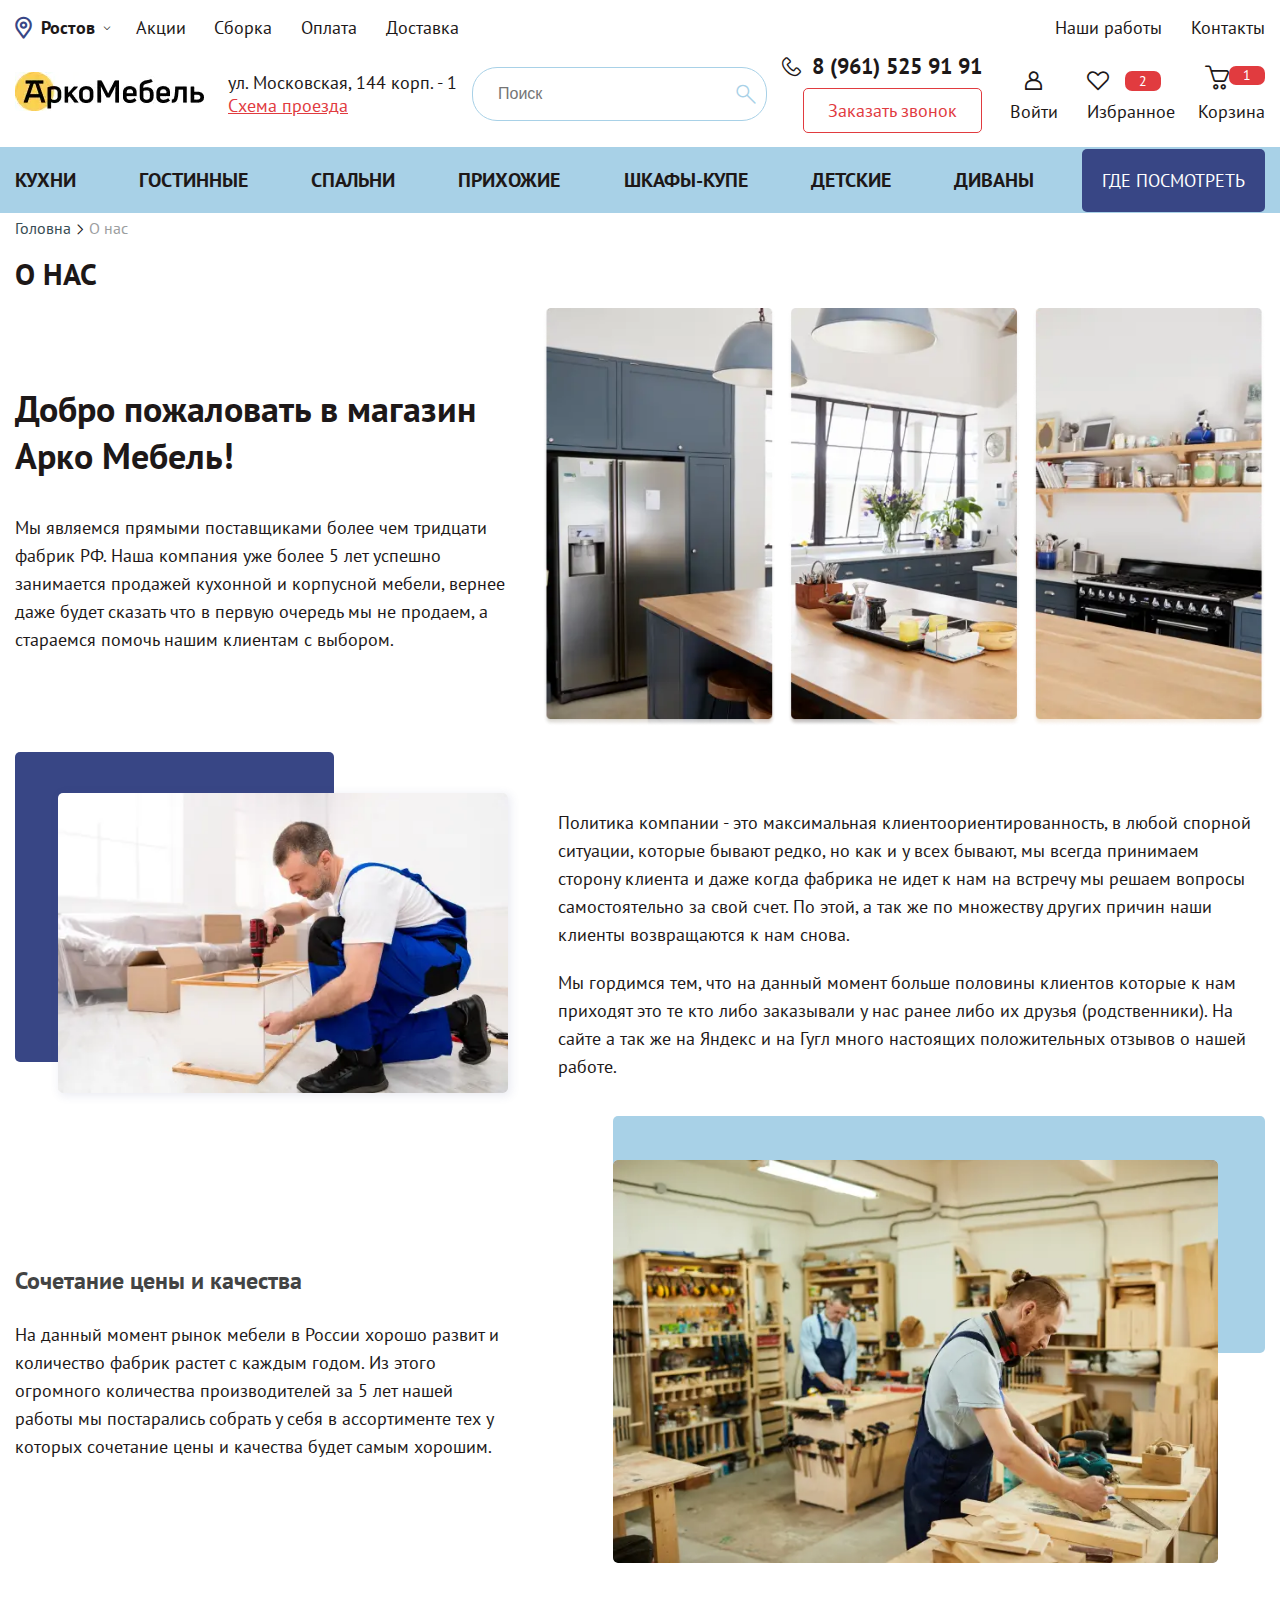
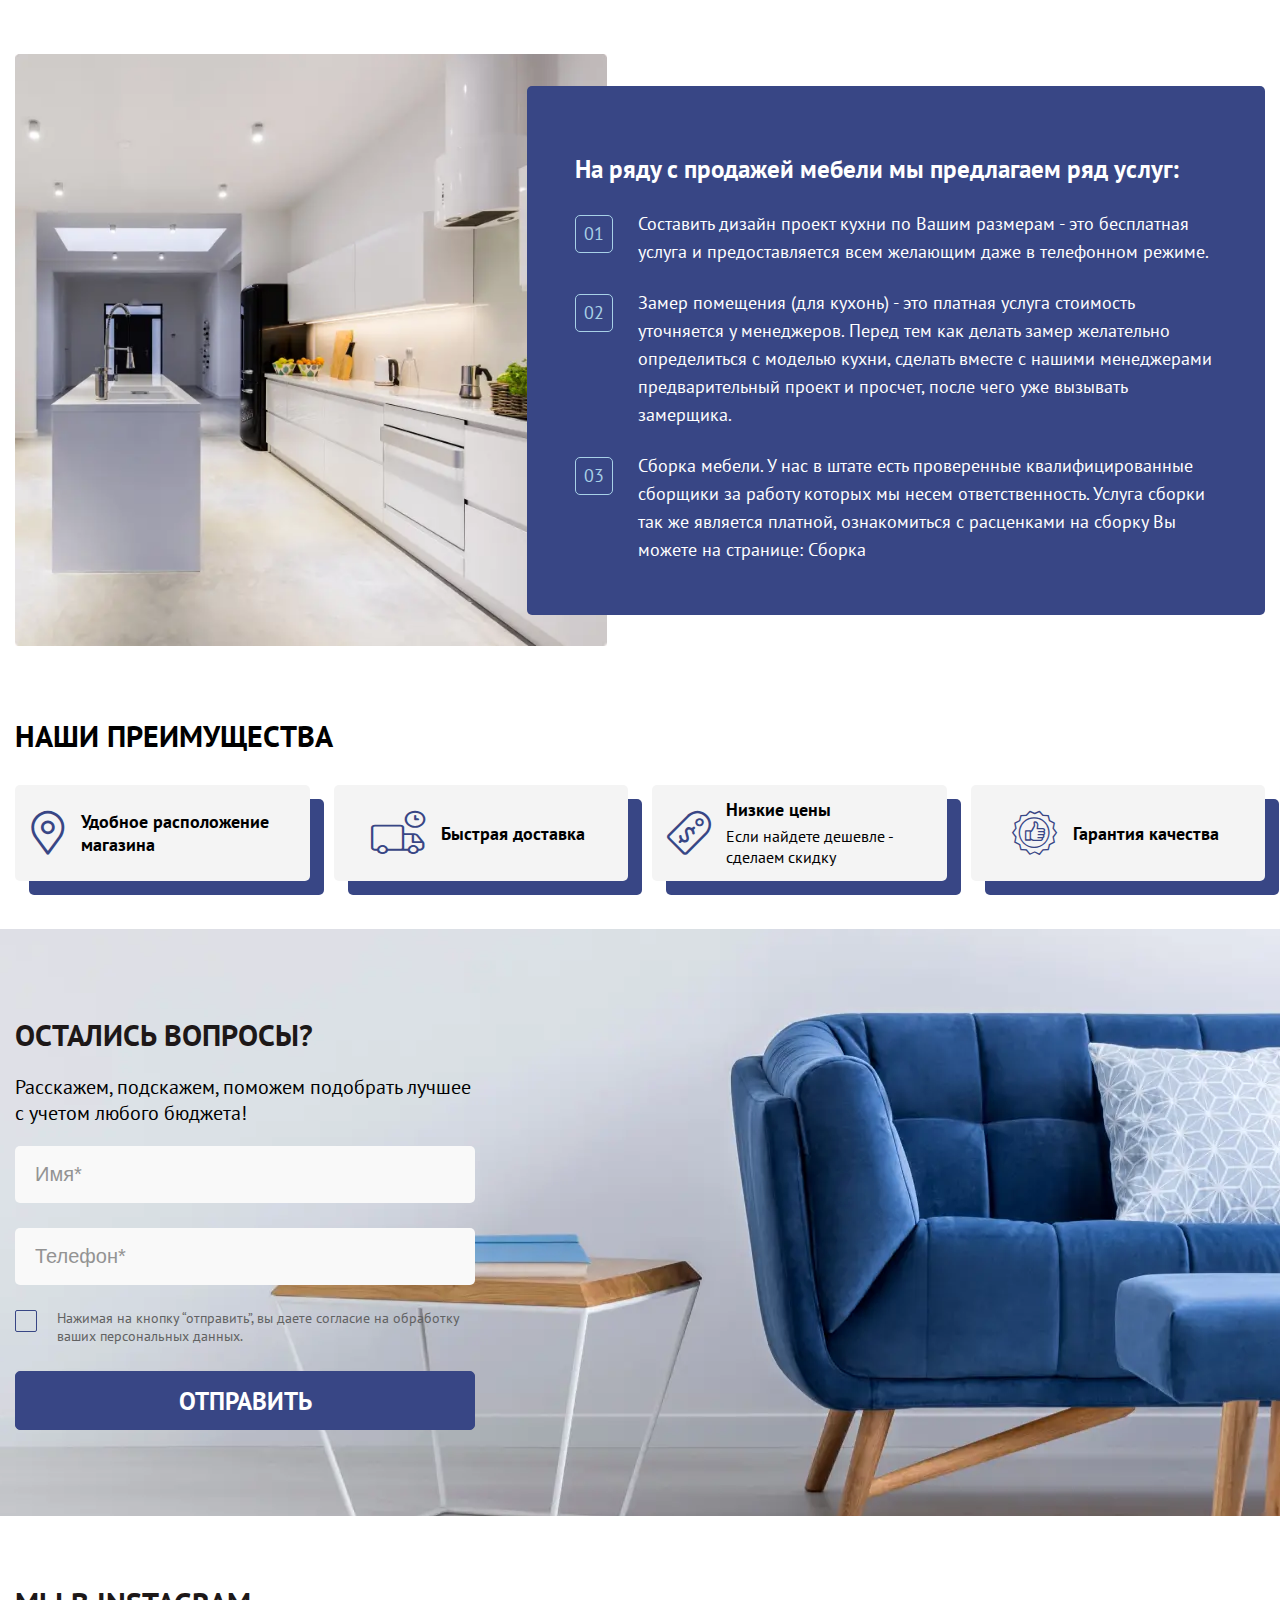
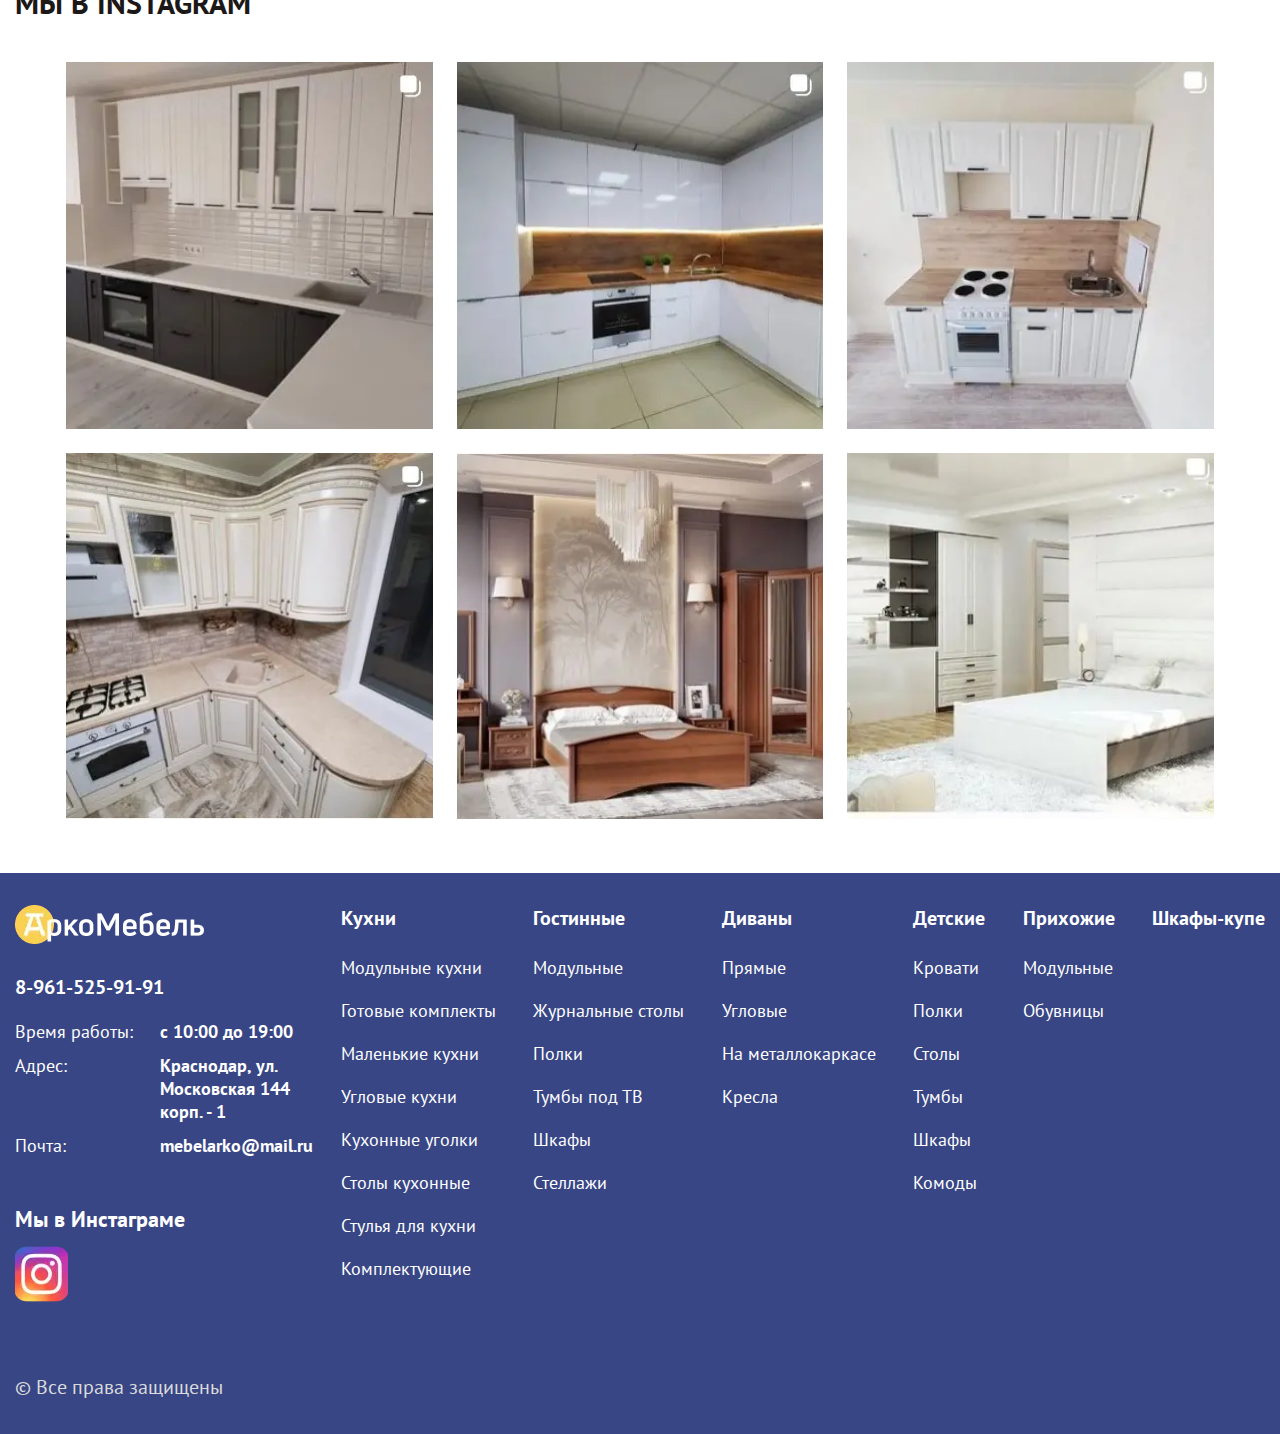
<file: about-us.html>
<!DOCTYPE html>
<html lang="ru">
<head>
	<meta charset="UTF-8">
	<meta http-equiv="X-UA-Compatible" content="IE=edge">
	<meta name="viewport" content="width=device-width, initial-scale=1.0">
	<link rel="stylesheet" href="css/style.min.css?_v=20221210150038">
	<link rel="stylesheet" href="https://cdn.jsdelivr.net/npm/swiper@8/swiper-bundle.min.css?_v=20221210150038" />
	<title>АркоМебель</title>
</head>

<body>
	<div class="wrapper">
		<header class="header">
	<div class="header__wrapper">
		<div class="header__container">
			<div class="header__top">
				<div class="header__cities header-cities">
					<div class="header-cities__current _icon-location">Ростов</div>
					<ul class="header-cities__available">
						<li class="header-cities__item">
							<a href="" class="header-cities__link">Ростов</a>
						</li>
						<li class="header-cities__item">
							<a href="" class="header-cities__link">Херсон</a>
						</li>
						<li class="header-cities__item">
							<a href="" class="header-cities__link">Київ</a>
						</li>
						<li class="header-cities__item">
							<a href="" class="header-cities__link">Краснодар</a>
						</li>
					</ul>
				</div>
				<div class="header__menu menu">
					<nav class="menu__body">
						<div class="menu__box">
							<ul class="menu__list">
								<li class="menu__item"><a href="" class="menu__link">Акции</a></li>
								<li class="menu__item"><a href="" class="menu__link">Сборка</a></li>
								<li class="menu__item"><a href="" class="menu__link">Оплата</a></li>
								<li class="menu__item"><a href="" class="menu__link">Доставка</a></li>
							</ul>
							<ul class="menu__list">
								<li class="menu__item"><a href="" class="menu__link">Наши работы</a></li>
								<li class="menu__item"><a href="" class="menu__link">Контакты</a></li>
							</ul>
						</div>
					</nav>
				</div>
			</div>
			<div class="header__middle">
				<button type="button" class="menu__icon icon-menu"><span></span></button>
				<a href="" class="header__logo"><picture><source srcset="img/logo.webp" type="image/webp"><img src="img/logo.jpg" alt="Logo_of_site"></picture></a>
				<div class="header__location location-header">
					<div class="location-header__street" data-da=".header-cities__current,1200,1">
						ул. Московская, 144 корп. - 1
					</div>
					<a href="" class="location-header__map">Схема проезда</a>
				</div>
				<form action="" method="get" class="header__search header-search">
					<div class="header-search__wrapper">
						<input type="text" name="search-header" placeholder="Поиск">
						<button type="submit" class="_icon-search"></button>
					</div>
					<button type="button" class="header-search__mobile _icon-search"></button>
				</form>
				<div class="header__phone phone-header">
					<a href="tel:89615259191" class="phone-header__tel _icon-phone" data-da=".menu__box,767,1">8
						(961) 525 91 91</a>
					<a href="tel:89615259191" class="phone-header__tel phone-header__tel_mobile _icon-phone"></a>
					<a href="#popup" data-popup-link type="button" class="phone-header__ordercall" data-da=".menu__box,991,0">
						Заказать <span>обратный</span> звонок
					</a>
				</div>
				<div class="header__actions action-header">
					<a href="#login" data-popup-link class="action-header__login _icon-user" data-da=".menu__box,700,last">
						<span>Войти</span>
					</a>
					<a href="" class="action-header__favorite _icon-favorite" data-da=".menu__box,991,1">
						<div>Избранное<span>2</span></div>
					</a>
					<a href="cart.html" class="action-header__cart _icon-shopping-cart"><span>Корзина</span>
						<div class="action-header__quantity">1</div>
					</a>
				</div>
			</div>
		</div>
		<div class="header__footer footer-header">
			<div class="footer-header__container">
				<ul class="footer-header__categories" data-da=".menu__box,991,0">
					<li class="footer-header__category">
						<a href="category.html" class="footer-header__link _icon-kithen"><span>КУХНИ</span></a>
						<ul class="footer-header__subcategory subcategory-header">
							<li class="subcategory-header__item">
								<a href="" class="subcategory-header__link">Модульные кухни</a>
							</li>
							<li class="subcategory-header__item">
								<a href="" class="subcategory-header__link">Готовые комплекты</a>
							</li>
							<li class="subcategory-header__item">
								<a href="" class="subcategory-header__link">Маленькие кухни</a>
							</li>
							<li class="subcategory-header__item">
								<a href="" class="subcategory-header__link">Угловые кухни</a>
							</li>
							<li class="subcategory-header__item">
								<a href="" class="subcategory-header__link">Кухонные уголки</a>
							</li>
							<li class="subcategory-header__item">
								<a href="" class="subcategory-header__link">Столы кухонные</a>
							</li>
							<li class="subcategory-header__item">
								<a href="" class="subcategory-header__link">Стулья для кухни</a>
							</li>
							<li class="subcategory-header__item">
								<a href="" class="subcategory-header__link">Комплектующие</a>
							</li>
						</ul>
					</li>
					<li class="footer-header__category">
						<a href="" class="footer-header__link _icon-living-room"><span>ГОСТИННЫЕ</span></a>
					</li>
					<li class="footer-header__category">
						<a href="" class="footer-header__link _icon-bed-room"><span>СПАЛЬНИ</span></a>
					</li>
					<li class="footer-header__category">
						<a href="" class="footer-header__link _icon-triple-waredrope"><span>ПРИХОЖИЕ</span></a>
						<ul class="footer-header__subcategory subcategory-header">
							<li class="subcategory-header__item">
								<a href="" class="subcategory-header__link">Модульные</a>
							</li>
							<li class="subcategory-header__item">
								<a href="" class="subcategory-header__link">Обувницы</a>
							</li>
						</ul>
					</li>
					<li class="footer-header__category">
						<a href="" class="footer-header__link _icon-cupboard-cabinet-storage-furniture">
							<span>ШКАФЫ-КУПЕ</span>
						</a>
					</li>
					<li class="footer-header__category">
						<a href="" class="footer-header__link _icon-bunk-bed"><span>ДЕТСКИЕ</span></a>
						<ul class="footer-header__subcategory subcategory-header">
							<li class="subcategory-header__item">
								<a href="" class="subcategory-header__link">Кровати</a>
							</li>
							<li class="subcategory-header__item">
								<a href="" class="subcategory-header__link">Полки</a>
							</li>
							<li class="subcategory-header__item">
								<a href="" class="subcategory-header__link">Столы</a>
							</li>
							<li class="subcategory-header__item">
								<a href="" class="subcategory-header__link">Тумбы</a>
							</li>
							<li class="subcategory-header__item">
								<a href="" class="subcategory-header__link">Шкафы</a>
							</li>
							<li class="subcategory-header__item">
								<a href="" class="subcategory-header__link">Комоды</a>
							</li>
						</ul>
					</li>
					<li class="footer-header__category">
						<a href="" class="footer-header__link _icon-double-sofa"><span>ДИВАНЫ</spa></a>
					</li>
				</ul>
				<a href="" class="footer-header__wherelook _icon-map" data-da=".header__location,1200,0"><span>ГДЕ ПОСМОТРЕТЬ</span></a>
			</div>
		</div>
	</div>
</header>
		<main class="page">
			<div class="breadcrumbs">
				<div class="breadcrumbs__container">
					<ul class="breadcrumbs__list">
						<li class="breadcrumbs__item"><a href="/" class="breadcrumbs__link">Головна</a></li>
						<li class="breadcrumbs__item">
							<span class="breadcrumbs__link breadcrumbs__link_current">О нас</span>
						</li>
					</ul>
				</div>
			</div>
			<section class="page__about-us about-us">
				<div class=" about-us__container">
					<h3 class="about-us__title section-title">О НАС</h3>
					<div class="about-us__block block-about-us">
						<div class="block-about-us__column block-about-us__column_text">
							<h1 class="block-about-us__title">Добро пожаловать в магазин Арко Мебель!</h1>
							<div class="block-about-us__text">
								<p>Мы являемся прямыми поставщиками более чем тридцати фабрик РФ.
									Наша компания уже более 5 лет успешно занимается продажей кухонной и корпусной мебели, вернее даже будет сказать что в первую очередь мы не продаем, а стараемся помочь нашим клиентам с выбором.</p>
							</div>
						</div>
						<div class="block-about-us__column">
							<div class="block-about-us__image">
								<picture><source srcset="img/about-us/01.webp" type="image/webp"><img src="img/about-us/01.png" alt="about-us"></picture>
							</div>
						</div>
					</div>
					<div class="about-us__block block-about-us">
						<div class="block-about-us__column">
							<div class="block-about-us__image block-about-us__image_decor1">
								<div class="block-about-us__image-item block-about-us__image-item_1">
									<picture><source srcset="img/about-us/handyman-using-electric-drill-making-furniture-ass.webp" type="image/webp"><img src="img/about-us/handyman-using-electric-drill-making-furniture-ass.jpg" alt="about-us"></picture>
								</div>
							</div>
						</div>
						<div class="block-about-us__column block-about-us__column_text1">
							<div class="block-about-us__text">
								<p>Политика компании - это максимальная клиентоориентированность, в любой спорной ситуации, которые бывают редко, но как и у всех бывают, мы всегда принимаем сторону клиента и даже когда фабрика не идет
									к нам на встречу мы решаем вопросы самостоятельно за свой счет. По этой, а так же по множеству других причин наши клиенты возвращаются к нам снова.
								</p>
								<p>Мы гордимся тем, что на данный момент больше половины клиентов которые к нам приходят это те кто либо заказывали у нас ранее либо их друзья (родственники).
									На сайте а так же на Яндекс и на Гугл много настоящих положительных отзывов о нашей работе.</p>
							</div>
						</div>
					</div>
					<div class="about-us__block block-about-us">
						<div class="block-about-us__column block-about-us__column_text">
							<h5 class="about-us__label">Сочетание цены и качества</h5>
							<div class="block-about-us__text">
								<p>На данный момент рынок мебели в России хорошо развит и количество фабрик растет с каждым годом. Из этого огромного количества производителей за 5 лет нашей работы мы постарались собрать у себя
									в ассортименте тех у которых сочетание цены и качества будет самым хорошим.</p>
							</div>
						</div>
						<div class="block-about-us__column">
							<div class="block-about-us__image block-about-us__image_decor2">
								<div class="block-about-us__image-item block-about-us__image-item_2">
									<picture><source srcset="img/about-us/02.webp" type="image/webp"><img src="img/about-us/02.jpg" alt="about-us"></picture>
								</div>
							</div>
						</div>
					</div>
				</div>
			</section>
			<section class="page__our-services our-services">
				<div class="our-services__container">
					<div class="our-services__image">
						<picture><source srcset="img/about-us/bright-kitchen-with-kitchen-island.webp" type="image/webp"><img src="img/about-us/bright-kitchen-with-kitchen-island.jpg" alt="bright kitchen with kitchen island"></picture>
					</div>
					<div class="our-services__content">
						<h5 class="our-services__title">На ряду с продажей мебели мы предлагаем ряд услуг:</h5>
						<div class="our-services__text">
							<p>Составить дизайн проект кухни по Вашим размерам - это бесплатная услуга и предоставляется всем желающим даже в телефонном режиме.</p>
							<p>Замер помещения (для кухонь) - это платная услуга стоимость уточняется у менеджеров. Перед тем как делать замер желательно определиться с моделью кухни, сделать вместе с нашими менеджерами предварительный проект и просчет, после чего уже вызывать замерщика.</p>
							<p>Сборка мебели. У нас в штате есть проверенные квалифицированные сборщики за работу которых мы несем ответственность. Услуга сборки так же является платной, ознакомиться с расценками на сборку Вы можете на странице: Сборка</p>
						</div>
					</div>
				</div>
			</section>
			<section class="page__ourbenefits ourbenefits">
				<div class="ourbenefits__container">
					<h5 class="ourbenefits__title section-title">НАШИ ПРЕИМУЩЕСТВА</h5>
					<div class="ourbenefits__items ourbenefits__items_about-us">
						<div class="ourbenefits__item">
							<span class="ourbenefits__icon _icon-location"></span>
							<div class="ourbenefits__body">
								<div class="ourbenefits__label">Удобное расположение магазина</div>
							</div>
						</div>
						<div class="ourbenefits__item">
							<span class="ourbenefits__icon _icon-deliver"></span>
							<div class="ourbenefits__body">
								<div class="ourbenefits__label ">Быстрая доставка</div>
							</div>
						</div>
						<div class="ourbenefits__item">
							<span class="ourbenefits__icon _icon-low-price"></span>
							<div class="ourbenefits__body">
								<div class="ourbenefits__label">Низкие цены</div>
								<div class="ourbenefits__text">
									<p>Если найдете дешевле - сделаем скидку</p>
								</div>
							</div>
						</div>
						<div class="ourbenefits__item">
							<span class="ourbenefits__icon _icon-warranty"></span>
							<div class="ourbenefits__body">
								<div class="ourbenefits__label">Гарантия качества</div>
							</div>
						</div>
					</div>
				</div>
			</section>
			<section class="page__ask-questions ask-questions">
				<div class="ask-questions__container">
					<div class="ask-questions__content">
						<h4 class="ask-questions__title section-title">ОСТАЛИСЬ ВОПРОСЫ?</h4>
						<div class="ask-questions__text">
							<p>Расскажем, подскажем, поможем подобрать лучшее с учетом любого бюджета!</p>
						</div>
						<form action="" class="ask-questions__form">
							<div class="ask-questions__row">
								<input type="text" autocomplete="off" class="ask-questions__input form-input" data-error="Это поле обязательно для заполнения" data-required name="form[]" placeholder="Имя*">
							</div>
							<div class="ask-questions__row">
								<input type="text" autocomplete="off" class="ask-questions__input form-input" data-error="Это поле обязательно для заполнения" data-required="phone" name="form[]" placeholder="Телефон*">
							</div>
							<div class="ask-questions__row ask-questions__row_checkbox">
								<input type="checkbox" name="check" id="check" class="ask-questions__checkbox">
								<label for="check" class="ask-questions__label form-label">Нажимая на кнопку “отправить”, вы даете согласие на обработку ваших персональных данных.</label>
							</div>
							<button type="submit" class="ask-questions__btn button button_bg">ОТПРАВИТЬ</button>
						</form>
					</div>
				</div>
			</section>
			<section class="page__socials socials">
				<div class="socials__container">
					<div class="socials__title section-title">МЫ В INSTAGRAM</div>
					<div class="socials__items">
						<div class="socials__item">
							<div class="socials__image">
								<picture><source srcset="img/socials/01.webp" type="image/webp"><img src="img/socials/01.jpg" alt="We in instagram"></picture>
							</div>
						</div>
						<div class="socials__item">
							<div class="socials__image">
								<picture><source srcset="img/socials/02.webp" type="image/webp"><img src="img/socials/02.jpg" alt="We in instagram"></picture>
							</div>
						</div>
						<div class="socials__item">
							<div class="socials__image">
								<picture><source srcset="img/socials/03.webp" type="image/webp"><img src="img/socials/03.jpg" alt="We in instagram"></picture>
							</div>
						</div>
						<div class="socials__item">
							<div class="socials__image">
								<picture><source srcset="img/socials/04.webp" type="image/webp"><img src="img/socials/04.jpg" alt="We in instagram"></picture>
							</div>
						</div>
						<div class="socials__item">
							<div class="socials__image">
								<picture><source srcset="img/socials/05.webp" type="image/webp"><img src="img/socials/05.jpg" alt="We in instagram"></picture>
							</div>
						</div>
						<div class="socials__item">
							<div class="socials__image">
								<picture><source srcset="img/socials/06.webp" type="image/webp"><img src="img/socials/06.jpg" alt="We in instagram"></picture>
							</div>
						</div>
					</div>
				</div>
			</section>
		</main>
		<footer class="footer">
	<div class="footer__container">
		<div class="footer__info info-footer">
			<a href="" class="footer__logo">
				<picture><source srcset="img/footer_logo.webp" type="image/webp"><img src="img/footer_logo.png" alt="Logo of site Arko furniture" /></picture>
			</a>
			<a href="tel:89615259191" class="info-footer__phone _icon-phone">8-961-525-91-91</a>
			<button type="button" class="info-footer__ordercall">
				Заказать звонок
			</button>
			<div class="info-footer__body">
				<li class="info-footer__item">
					<div class="info-footer__label">Время работы:</div>
					<div class="info-footer__value">с 10:00 до 19:00</div>

				</li>
				<li class="info-footer__item">
					<div class="info-footer__label">Адрес:</div>
					<div class="info-footer__value">Краснодар, ул. Московская 144 корп. - 1</div>

				</li>
				<li class="info-footer__item">
					<div class="info-footer__label">Почта:</div>
					<div class="info-footer__value">
						<a href="mailto:mebelarko@mail.ru" class="info-footer__link">mebelarko@mail.ru</a>
					</div>

				</li>
			</div>
			<ul class="footer__socials footer-social">
				<li class="footer-social__item">
					<div class="footer-social__label">Мы в Инстаграме</div>
					<a href="" class="footer-social__link">
						<picture><source srcset="img/footer_socials/instagram.webp" type="image/webp"><img src="img/footer_socials/instagram.png" alt="" /></picture>
					</a>
				</li>
			</ul>
			<div class="footer__copyright">© Все права защищены</div>
		</div>
		<div class="footer__categories footer-categories" data-da=".footer__info,600,4">
			<nav class="footer-categories__body">
				<ul class="footer-categories__list">
					<li class="footer-categories__item">
						<a href="" class="footer-categories__link">Кухни</a>
						<ul class="footer-categories__submenu submenu-footer">
							<li class="submenu-footer__item">
								<a href="" class="submenu-footer__link">Модульные кухни</a>
							</li>
							<li class="submenu-footer__item">
								<a href="" class="submenu-footer__link">Готовые комплекты</a>
							</li>
							<li class="submenu-footer__item">
								<a href="" class="submenu-footer__link">Маленькие кухни</a>
							</li>
							<li class="submenu-footer__item">
								<a href="" class="submenu-footer__link">Угловые кухни</a>
							</li>
							<li class="submenu-footer__item">
								<a href="" class="submenu-footer__link">Кухонные уголки</a>
							</li>
							<li class="submenu-footer__item">
								<a href="" class="submenu-footer__link">Столы кухонные</a>
							</li>
							<li class="submenu-footer__item">
								<a href="" class="submenu-footer__link">Стулья для кухни</a>
							</li>
							<li class="submenu-footer__item">
								<a href="" class="submenu-footer__link">Комплектующие</a>
							</li>
						</ul>
					</li>
					<li class="footer-categories__item">
						<a href="" class="footer-categories__link">Гостинные</a>
						<ul class="footer-categories__submenu submenu-footer">
							<li class="submenu-footer__item">
								<a href="" class="submenu-footer__link">Модульные</a>
							</li>
							<li class="submenu-footer__item">
								<a href="" class="submenu-footer__link">Журнальные столы</a>
							</li>
							<li class="submenu-footer__item">
								<a href="" class="submenu-footer__link">Полки</a>
							</li>
							<li class="submenu-footer__item">
								<a href="" class="submenu-footer__link">Тумбы под ТВ</a>
							</li>
							<li class="submenu-footer__item">
								<a href="" class="submenu-footer__link">Шкафы</a>
							</li>
							<li class="submenu-footer__item">
								<a href="" class="submenu-footer__link">Стеллажи</a>
							</li>
						</ul>
					</li>
					<li class="footer-categories__item">
						<a href="" class="footer-categories__link">Диваны</a>
						<ul class="footer-categories__submenu submenu-footer">
							<li class="submenu-footer__item">
								<a href="" class="submenu-footer__link">Прямые</a>
							</li>
							<li class="submenu-footer__item">
								<a href="" class="submenu-footer__link">Угловые</a>
							</li>
							<li class="submenu-footer__item">
								<a href="" class="submenu-footer__link">На металлокаркасе</a>
							</li>
							<li class="submenu-footer__item">
								<a href="" class="submenu-footer__link">Кресла</a>
							</li>
						</ul>
					</li>
					<li class="footer-categories__item">
						<a href="" class="footer-categories__link">Детские</a>
						<ul class="footer-categories__submenu submenu-footer">
							<li class="submenu-footer__item">
								<a href="" class="submenu-footer__link">Кровати</a>
							</li>
							<li class="submenu-footer__item">
								<a href="" class="submenu-footer__link">Полки</a>
							</li>
							<li class="submenu-footer__item">
								<a href="" class="submenu-footer__link">Столы</a>
							</li>
							<li class="submenu-footer__item">
								<a href="" class="submenu-footer__link">Тумбы</a>
							</li>
							<li class="submenu-footer__item">
								<a href="" class="submenu-footer__link">Шкафы</a>
							</li>
							<li class="submenu-footer__item">
								<a href="" class="submenu-footer__link">Комоды</a>
							</li>
						</ul>
					</li>
					<li class="footer-categories__item">
						<a href="" class="footer-categories__link">Прихожие</a>
						<ul class="footer-categories__submenu submenu-footer">
							<li class="submenu-footer__item">
								<a href="" class="submenu-footer__link">Модульные</a>
							</li>
							<li class="submenu-footer__item">
								<a href="" class="submenu-footer__link">Обувницы</a>
							</li>
						</ul>
					</li>
					<li class="footer-categories__item">
						<a href="" class="footer-categories__link">Шкафы-купе</a>
					</li>
				</ul>
			</nav>
			<nav class="footer__menu footer-menu">
				<ul class="footer-menu__list">
					<li class="footer-menu__item"><a href="" class="footer-menu__link">Контакты</a></li>
					<li class="footer-menu__item"><a href="" class="footer-menu__link">Доставка и оплата</a></li>
					<li class="footer-menu__item"><a href="" class="footer-menu__link">Сборка</a></li>
					<li class="footer-menu__item"><a href="" class="footer-menu__link">Гарантии</a></li>
					<li class="footer-menu__item"><a href="" class="footer-menu__link">Акции</a></li>
					<li class="footer-menu__item"><a href="" class="footer-menu__link">Наши работы</a></li>
					<li class="footer-menu__item"><a href="" class="footer-menu__link">Политика конфиденциальности</a>
					</li>
				</ul>
			</nav>
		</div>
	</div>
</footer>
	</div>
	<div id="popup" class="popup">
	<div class="popup__body">
		<div class="popup__content popup__content_form">
			<a href="#" class="popup__close close-popup"></a>
			<form action="#" method="get" class="popup-form form">
				<h3 class="popup-form__title section-title">ЗАКАЗАТЬ ОБРАТНЫЙ ЗВОНОК</h3>
				<div class="popup-form__row">
					<label for="name" class="popup-form__label form-label">Имя*</label>
					<input id="name" type="text" data-error="Это поле обязательно для заполнения" data-required class="popup-form__input form-input" name="name" placeholder="Иван">
				</div>
				<div class="popup-form__row">
					<label for="phone" class="popup-form__label form-label">Телефон*</label>
					<input id="phone" type="tel" data-error="Это поле обязательно для заполнения" data-required="phone" class="popup-form__input form-input" name="phone" placeholder="+7 (000) 000 00 00">
				</div>
				<div class="popup-form__text">* - поля, обязательные для заполнения</div>
				<button type="submit" class="popup-form__btn button button_bg">ОТПРАВИТЬ ЗАЯВКУ</button>
			</form>
		</div>
	</div>
</div>
<div id="login" class="popup">
	<div class="popup__body">
		<div class="popup__content popup__content_form">
			<a href="#" class="popup__close close-popup"></a>
			<form action="#" method="get" class="popup-form form">
				<h3 class="popup-form__title popup-form__title_cnt section-title">ВХОД</h3>
				<div class="popup-form__row">
					<label for="email" class="popup-form__label form-label">Телефон*</label>
					<input id="email" type="tel" autocomplete="off" class="popup-form__input form-input" data-error="Это поле обязательно для заполнения" data-required="phone" name="form[]" placeholder="+7 (000) 000 00 00">
				</div>
				<div class="popup-form__row">
					<label for="password" class="popup-form__label form-label">Пароль*</label>
					<div class="popup-form__input-password">
						<input id="password" type="password" autocomplete="off" class="popup-form__input form-input" data-error="Please enter at least 8 characters" data-required="min-length:8" name="password" placeholder="**********">
						<button type="button" class="popup-form__input-show"></button>
					</div>
				</div>
				<a href="#" class="popup-form__link">Забыли пароль?</a>
				<div class="popup-form__row popup-form__row_actions">
					<div class="popup-form__actions actions-popup">
						<span class="actions-popup__label">Авторизоваться через</span>
						<a href="#" class="actions-popup__link actions-popup__link_google"></a>
						<a href="#" class="actions-popup__link actions-popup__link_facebook"></a>
					</div>
				</div>
				<button type="submit" class="popup-form__btn popup-form__btn_fw button button_bg">ВОЙТИ</button>
			</form>
		</div>
	</div>
</div>
	<script src="https://cdn.jsdelivr.net/npm/swiper@8/swiper-bundle.min.js?_v=20221210150038"></script>
	<script src="js/app.min.js?_v=20221210150038"></script>
</body>

</html>
</file>
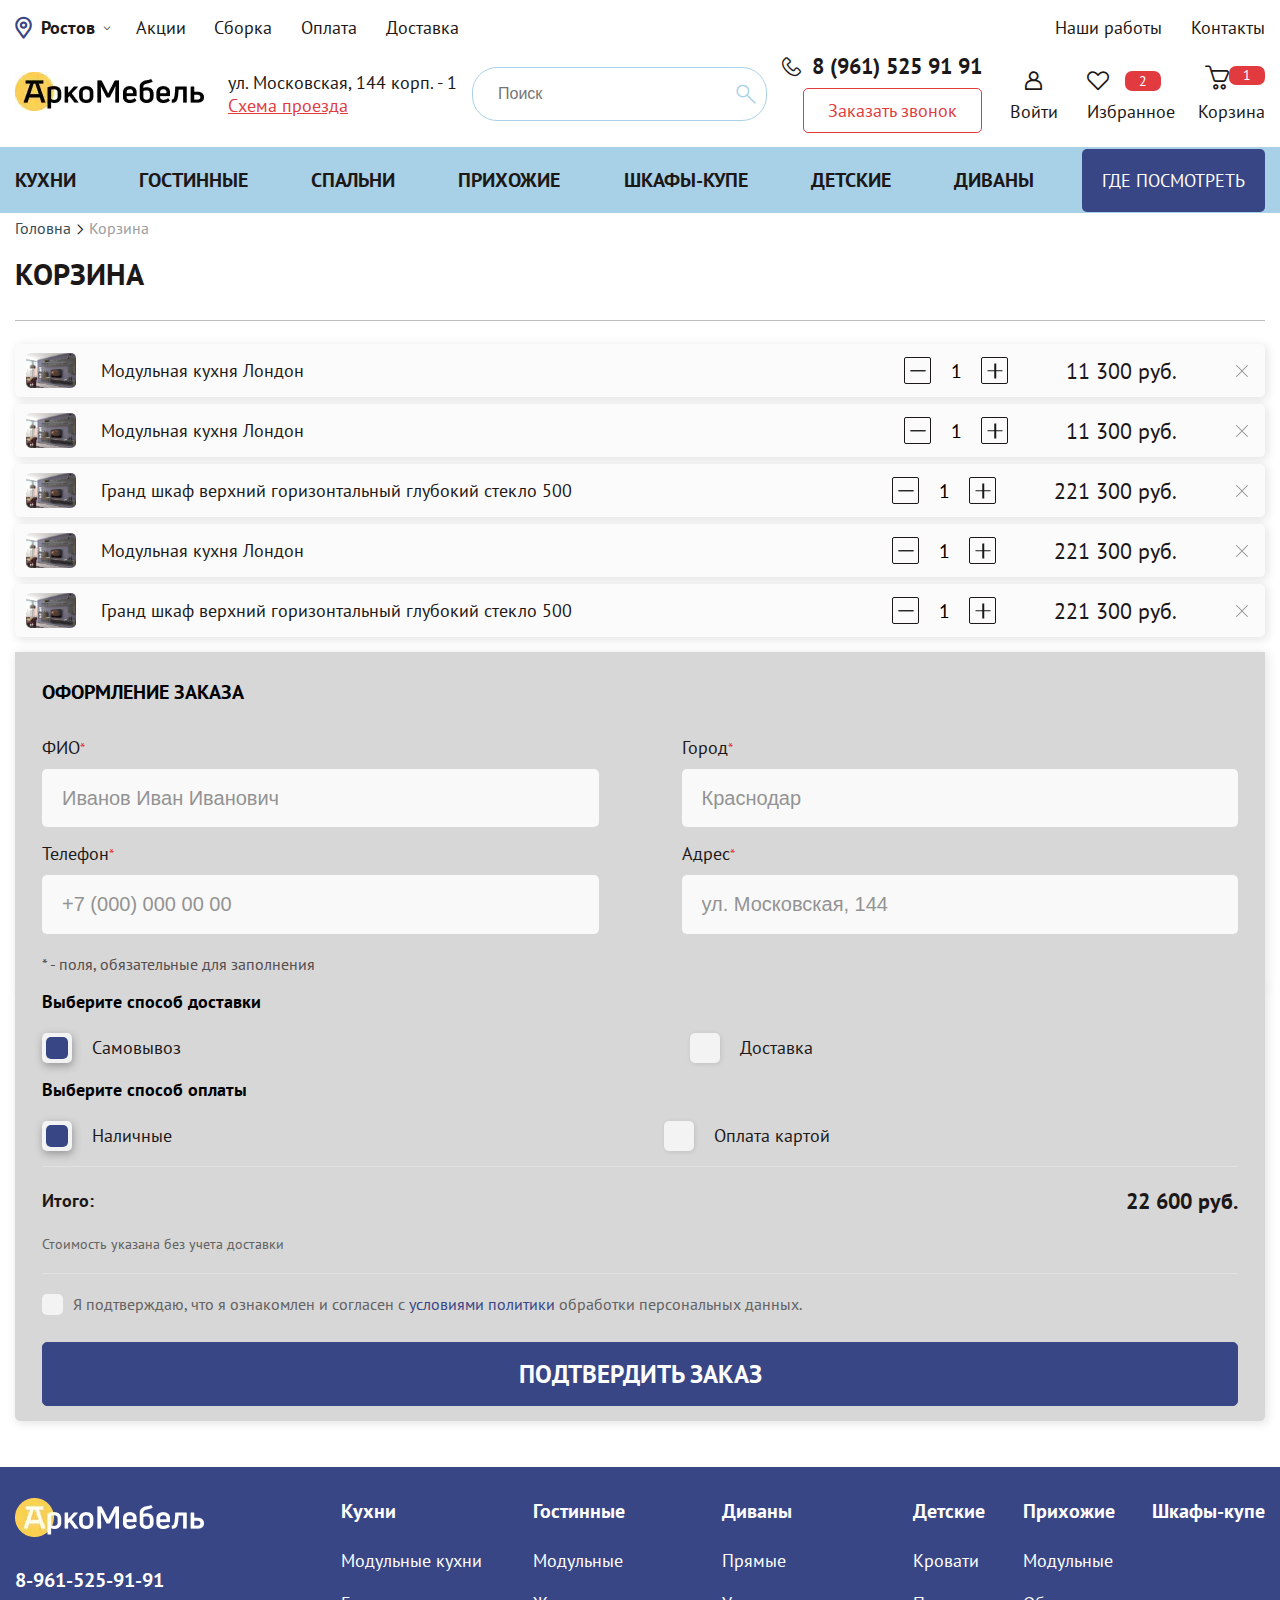
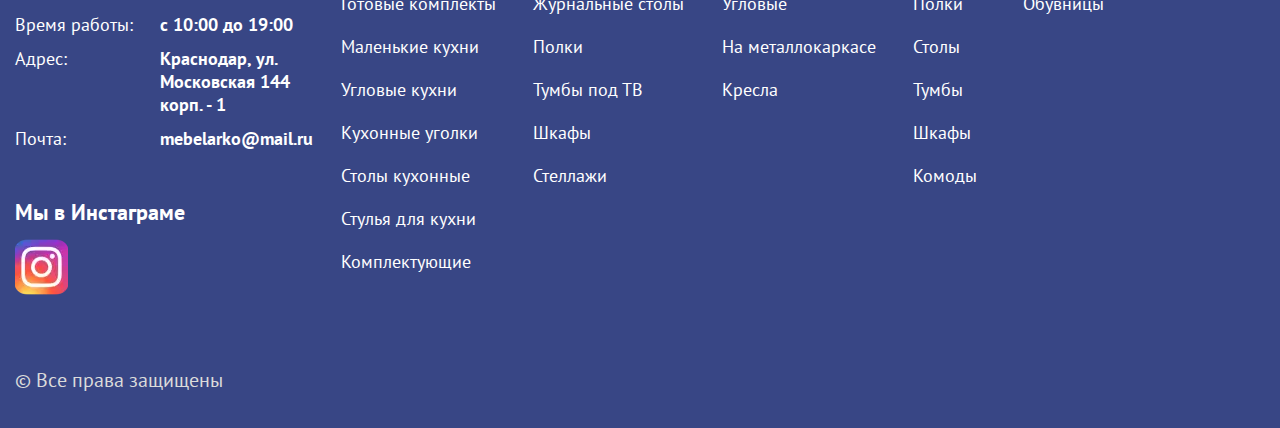
<file: cart.html>
<!DOCTYPE html>
<html lang="ru">
<head>
	<meta charset="UTF-8">
	<meta http-equiv="X-UA-Compatible" content="IE=edge">
	<meta name="viewport" content="width=device-width, initial-scale=1.0">
	<link rel="stylesheet" href="css/style.min.css?_v=20221210150038">
	<link rel="stylesheet" href="https://cdn.jsdelivr.net/npm/swiper@8/swiper-bundle.min.css?_v=20221210150038" />
	<title>АркоМебель - Кухни</title>
</head>

<body>
	<div class="wrapper">
		<header class="header">
	<div class="header__wrapper">
		<div class="header__container">
			<div class="header__top">
				<div class="header__cities header-cities">
					<div class="header-cities__current _icon-location">Ростов</div>
					<ul class="header-cities__available">
						<li class="header-cities__item">
							<a href="" class="header-cities__link">Ростов</a>
						</li>
						<li class="header-cities__item">
							<a href="" class="header-cities__link">Херсон</a>
						</li>
						<li class="header-cities__item">
							<a href="" class="header-cities__link">Київ</a>
						</li>
						<li class="header-cities__item">
							<a href="" class="header-cities__link">Краснодар</a>
						</li>
					</ul>
				</div>
				<div class="header__menu menu">
					<nav class="menu__body">
						<div class="menu__box">
							<ul class="menu__list">
								<li class="menu__item"><a href="" class="menu__link">Акции</a></li>
								<li class="menu__item"><a href="" class="menu__link">Сборка</a></li>
								<li class="menu__item"><a href="" class="menu__link">Оплата</a></li>
								<li class="menu__item"><a href="" class="menu__link">Доставка</a></li>
							</ul>
							<ul class="menu__list">
								<li class="menu__item"><a href="" class="menu__link">Наши работы</a></li>
								<li class="menu__item"><a href="" class="menu__link">Контакты</a></li>
							</ul>
						</div>
					</nav>
				</div>
			</div>
			<div class="header__middle">
				<button type="button" class="menu__icon icon-menu"><span></span></button>
				<a href="" class="header__logo"><picture><source srcset="img/logo.webp" type="image/webp"><img src="img/logo.jpg" alt="Logo_of_site"></picture></a>
				<div class="header__location location-header">
					<div class="location-header__street" data-da=".header-cities__current,1200,1">
						ул. Московская, 144 корп. - 1
					</div>
					<a href="" class="location-header__map">Схема проезда</a>
				</div>
				<form action="" method="get" class="header__search header-search">
					<div class="header-search__wrapper">
						<input type="text" name="search-header" placeholder="Поиск">
						<button type="submit" class="_icon-search"></button>
					</div>
					<button type="button" class="header-search__mobile _icon-search"></button>
				</form>
				<div class="header__phone phone-header">
					<a href="tel:89615259191" class="phone-header__tel _icon-phone" data-da=".menu__box,767,1">8
						(961) 525 91 91</a>
					<a href="tel:89615259191" class="phone-header__tel phone-header__tel_mobile _icon-phone"></a>
					<a href="#popup" data-popup-link type="button" class="phone-header__ordercall" data-da=".menu__box,991,0">
						Заказать <span>обратный</span> звонок
					</a>
				</div>
				<div class="header__actions action-header">
					<a href="#login" data-popup-link class="action-header__login _icon-user" data-da=".menu__box,700,last">
						<span>Войти</span>
					</a>
					<a href="" class="action-header__favorite _icon-favorite" data-da=".menu__box,991,1">
						<div>Избранное<span>2</span></div>
					</a>
					<a href="cart.html" class="action-header__cart _icon-shopping-cart"><span>Корзина</span>
						<div class="action-header__quantity">1</div>
					</a>
				</div>
			</div>
		</div>
		<div class="header__footer footer-header">
			<div class="footer-header__container">
				<ul class="footer-header__categories" data-da=".menu__box,991,0">
					<li class="footer-header__category">
						<a href="category.html" class="footer-header__link _icon-kithen"><span>КУХНИ</span></a>
						<ul class="footer-header__subcategory subcategory-header">
							<li class="subcategory-header__item">
								<a href="" class="subcategory-header__link">Модульные кухни</a>
							</li>
							<li class="subcategory-header__item">
								<a href="" class="subcategory-header__link">Готовые комплекты</a>
							</li>
							<li class="subcategory-header__item">
								<a href="" class="subcategory-header__link">Маленькие кухни</a>
							</li>
							<li class="subcategory-header__item">
								<a href="" class="subcategory-header__link">Угловые кухни</a>
							</li>
							<li class="subcategory-header__item">
								<a href="" class="subcategory-header__link">Кухонные уголки</a>
							</li>
							<li class="subcategory-header__item">
								<a href="" class="subcategory-header__link">Столы кухонные</a>
							</li>
							<li class="subcategory-header__item">
								<a href="" class="subcategory-header__link">Стулья для кухни</a>
							</li>
							<li class="subcategory-header__item">
								<a href="" class="subcategory-header__link">Комплектующие</a>
							</li>
						</ul>
					</li>
					<li class="footer-header__category">
						<a href="" class="footer-header__link _icon-living-room"><span>ГОСТИННЫЕ</span></a>
					</li>
					<li class="footer-header__category">
						<a href="" class="footer-header__link _icon-bed-room"><span>СПАЛЬНИ</span></a>
					</li>
					<li class="footer-header__category">
						<a href="" class="footer-header__link _icon-triple-waredrope"><span>ПРИХОЖИЕ</span></a>
						<ul class="footer-header__subcategory subcategory-header">
							<li class="subcategory-header__item">
								<a href="" class="subcategory-header__link">Модульные</a>
							</li>
							<li class="subcategory-header__item">
								<a href="" class="subcategory-header__link">Обувницы</a>
							</li>
						</ul>
					</li>
					<li class="footer-header__category">
						<a href="" class="footer-header__link _icon-cupboard-cabinet-storage-furniture">
							<span>ШКАФЫ-КУПЕ</span>
						</a>
					</li>
					<li class="footer-header__category">
						<a href="" class="footer-header__link _icon-bunk-bed"><span>ДЕТСКИЕ</span></a>
						<ul class="footer-header__subcategory subcategory-header">
							<li class="subcategory-header__item">
								<a href="" class="subcategory-header__link">Кровати</a>
							</li>
							<li class="subcategory-header__item">
								<a href="" class="subcategory-header__link">Полки</a>
							</li>
							<li class="subcategory-header__item">
								<a href="" class="subcategory-header__link">Столы</a>
							</li>
							<li class="subcategory-header__item">
								<a href="" class="subcategory-header__link">Тумбы</a>
							</li>
							<li class="subcategory-header__item">
								<a href="" class="subcategory-header__link">Шкафы</a>
							</li>
							<li class="subcategory-header__item">
								<a href="" class="subcategory-header__link">Комоды</a>
							</li>
						</ul>
					</li>
					<li class="footer-header__category">
						<a href="" class="footer-header__link _icon-double-sofa"><span>ДИВАНЫ</spa></a>
					</li>
				</ul>
				<a href="" class="footer-header__wherelook _icon-map" data-da=".header__location,1200,0"><span>ГДЕ ПОСМОТРЕТЬ</span></a>
			</div>
		</div>
	</div>
</header>
		<main class="page">
			<div class="breadcrumbs">
				<div class="breadcrumbs__container">
					<ul class="breadcrumbs__list">
						<li class="breadcrumbs__item"><a href="/" class="breadcrumbs__link">Головна</a></li>
						<li class="breadcrumbs__item">
							<span class="breadcrumbs__link breadcrumbs__link_current">Корзина</span>
						</li>
					</ul>
				</div>
			</div>
			<section class="page__shopping-cart shopping-cart">
				<div class="shopping-cart__container">
					<h1 class="shopping-cart__title section-title">КОРЗИНА</h1>
					<div class="shopping-cart__body">
						<form action="#" method="get" class="shopping-cart__order order-shopping-cart">
							<div class="shopping-cart__column">
								<div class="shopping-cart__items">
									<div class="shopping-cart__item item-shopping-cart">
										<div class="item-shopping-cart__image">
											<picture><source srcset="img/products/02.webp" type="image/webp"><img src="img/products/02.jpg" alt="Product"></picture>
										</div>
										<div class="item-shopping-cart__body">
											<a href="" class="item-shopping-cart__title">Модульная кухня Лондон</a>
											<div class="item-shopping-cart__quantity quantity-shopping-cart quantity">
												<button type="button" class="quantity-shopping-cart__button quantity-shopping-cart__button_minus quantity__button"></button>
												<input type="text" name="quantity" value="1" class="quantity-shopping-cart__number quantity__input">
												<button type="button" class="quantity-shopping-cart__button quantity-shopping-cart__button_plus quantity__button quantity__button_plus"></button>
											</div>
											<div class="item-shopping-cart__price">11 300 руб.</div>
											<button type="button" class="item-shopping-cart__delete"></button>
										</div>
									</div>
									<div class="shopping-cart__item item-shopping-cart">
										<div class="item-shopping-cart__image">
											<picture><source srcset="img/products/02.webp" type="image/webp"><img src="img/products/02.jpg" alt="Product"></picture>
										</div>
										<div class="item-shopping-cart__body">
											<a href="" class="item-shopping-cart__title">Модульная кухня Лондон</a>
											<div class="item-shopping-cart__quantity quantity-shopping-cart quantity">
												<button type="button" class="quantity-shopping-cart__button quantity-shopping-cart__button_minus quantity__button"></button>
												<input type="text" name="quantity_2" value="1" class="quantity-shopping-cart__number quantity__input">
												<button type="button" class="quantity-shopping-cart__button quantity-shopping-cart__button_plus quantity__button quantity__button_plus"></button>
											</div>
											<div class="item-shopping-cart__price">11 300 руб.</div>
											<button type="button" class="item-shopping-cart__delete"></button>
										</div>
									</div>
									<div class="shopping-cart__item item-shopping-cart">
										<div class="item-shopping-cart__image">
											<picture><source srcset="img/products/02.webp" type="image/webp"><img src="img/products/02.jpg" alt="Product"></picture>
										</div>
										<div class="item-shopping-cart__body">
											<a href="" class="item-shopping-cart__title">Гранд шкаф верхний горизонтальный глубокий стекло 500</a>
											<div class="item-shopping-cart__quantity quantity-shopping-cart quantity">
												<button type="button" class="quantity-shopping-cart__button quantity-shopping-cart__button_minus quantity__button"></button>
												<input type="text" name="quantity_2" value="1" class="quantity-shopping-cart__number quantity__input">
												<button type="button" class="quantity-shopping-cart__button quantity-shopping-cart__button_plus quantity__button quantity__button_plus"></button>
											</div>
											<div class="item-shopping-cart__price">221 300 руб.</div>
											<button type="button" class="item-shopping-cart__delete"></button>
										</div>
									</div>
									<div class="shopping-cart__item item-shopping-cart">
										<div class="item-shopping-cart__image">
											<picture><source srcset="img/products/02.webp" type="image/webp"><img src="img/products/02.jpg" alt="Product"></picture>
										</div>
										<div class="item-shopping-cart__body">
											<a href="" class="item-shopping-cart__title">Модульная кухня Лондон</a>
											<div class="item-shopping-cart__quantity quantity-shopping-cart quantity">
												<button type="button" class="quantity-shopping-cart__button quantity-shopping-cart__button_minus quantity__button"></button>
												<input type="text" name="quantity_2" value="1" class="quantity-shopping-cart__number quantity__input">
												<button type="button" class="quantity-shopping-cart__button quantity-shopping-cart__button_plus quantity__button quantity__button_plus"></button>
											</div>
											<div class="item-shopping-cart__price">221 300 руб.</div>
											<button type="button" class="item-shopping-cart__delete"></button>
										</div>
									</div>
									<div class="shopping-cart__item item-shopping-cart">
										<div class="item-shopping-cart__image">
											<picture><source srcset="img/products/02.webp" type="image/webp"><img src="img/products/02.jpg" alt="Product"></picture>
										</div>
										<div class="item-shopping-cart__body">
											<a href="" class="item-shopping-cart__title">Гранд шкаф верхний горизонтальный глубокий стекло 500</a>
											<div class="item-shopping-cart__quantity quantity-shopping-cart quantity">
												<button type="button" class="quantity-shopping-cart__button quantity-shopping-cart__button_minus quantity__button"></button>
												<input type="text" name="quantity_2" value="1" class="quantity-shopping-cart__number quantity__input">
												<button type="button" class="quantity-shopping-cart__button quantity-shopping-cart__button_plus quantity__button quantity__button_plus"></button>
											</div>
											<div class="item-shopping-cart__price">221 300 руб.</div>
											<button type="button" class="item-shopping-cart__delete"></button>
										</div>
									</div>
								</div>
								<div class="order-shopping-cart__content order-shopping-cart__content_top">
									<div class="order-shopping-cart__title">ОФОРМЛЕНИЕ ЗАКАЗА</div>
									<div class="order-shopping-cart__inner">
										<div class="order-shopping-cart__column">
											<div class="order-shopping-cart__row">
												<label for="fullname" class="order-shopping-cart__label form-label">ФИО<small>*</small></label>
												<input id="fullname" name="fullname" data-required data-error="Please fill fullname" placeholder="Иванов Иван Иванович" type="text" class="order-shopping-cart__input form-input">
											</div>
											<div class="order-shopping-cart__row">
												<label for="phone" class="order-shopping-cart__label form-label">Телефон<small>*</small></label>
												<input id="phone" name="phone" data-required="phone" data-error="Please fill the phone input" placeholder="+7 (000) 000 00 00" type="tel" class="order-shopping-cart__input form-input">
											</div>
											<div class="order-shopping-cart__row">
												<div class="order-shopping-cart__text">* - поля, обязательные для заполнения</div>
											</div>
										</div>
										<div class="order-shopping-cart__column">
											<div class="order-shopping-cart__row">
												<label for="city" class="order-shopping-cart__label form-label">Город<small>*</small></label>
												<input id="city" name="city" data-required data-error="Please fill the input" placeholder="Краснодар" type="text" class="order-shopping-cart__input form-input">
											</div>
											<div class="order-shopping-cart__row">
												<label for="street" class="order-shopping-cart__label form-label">Адрес<small>*</small></label>
												<input id="street" name="street" data-required data-error="Please fill the input" placeholder="ул. Московская, 144" type="text" class="order-shopping-cart__input form-input">
											</div>
										</div>
									</div>
								</div>
							</div>
							<div class="shopping-cart__column">
								<div class="order-shopping-cart__content order-shopping-cart__content_bottom">
									<div class="order-shopping-cart__row">
										<div class="order-shopping-cart__subtitle">Выберите способ доставки</div>
										<div class="order-shopping-cart__inner order-shopping-cart__inner_checkbox">
											<div class="order-shopping-cart__column order-shopping-cart__column_check">
												<input id="delivery" name="delivery" checked type="radio" value="delivery-themself" class="order-shopping-cart__radio"></input>
												<label for="delivery" class="order-shopping-cart__label-radio form-label">Самовывоз</label>
											</div>
											<div class="order-shopping-cart__column order-shopping-cart__column_check">
												<input id="delivery_2" name="delivery" type="radio" value="delivery" class="order-shopping-cart__radio"></input>
												<label for="delivery_2" class="order-shopping-cart__label-radio form-label">Доставка</label>
											</div>
										</div>
									</div>
									<div class="order-shopping-cart__row">
										<div class="order-shopping-cart__subtitle">Выберите способ оплаты</div>
										<div class="order-shopping-cart__inner order-shopping-cart__inner_checkbox">
											<div class="order-shopping-cart__column order-shopping-cart__column_check">
												<input id="payment" name="payment" checked type="radio" value="payment_cash" class="order-shopping-cart__radio">
												<label for="payment" class="order-shopping-cart__label-radio  form-label">Наличные</label>
											</div>
											<div class="order-shopping-cart__column order-shopping-cart__column_check">
												<input id="payment_2" name="payment" type="radio" value="payment_credit" class="order-shopping-cart__radio">
												<label for="payment_2" class="order-shopping-cart__label-radio  form-label">Оплата картой</label>
											</div>
										</div>
									</div>
									<div class="order-shopping-cart__row order-shopping-cart__row_total">
										<div class="order-shopping-cart__total-text">Итого:</div>
										<div class="order-shopping-cart__total-price">22 600 руб.</div>
									</div>
									<div class="order-shopping-cart__total-info">Стоимость указана без учета доставки</div>
									<div class="order-shopping-cart__row-ckeckbox">
										<input type="checkbox" name="rights" id="rights" class="order-shopping-cart__checkbox">
										<label for="rights" class="order-shopping-cart__label-checkbox form-label">
											<span>Я подтверждаю, что я ознакомлен и согласен с <a href="">условиями политики</a> обработки персональных данных.</span>
										</label>
									</div>
									<button type="submit" class="order-shopping-cart__submit button button_bg">ПОДТВЕРДИТЬ ЗАКАЗ</button>
								</div>
							</div>
						</form>
					</div>
				</div>
			</section>
		</main>
		<footer class="footer">
	<div class="footer__container">
		<div class="footer__info info-footer">
			<a href="" class="footer__logo">
				<picture><source srcset="img/footer_logo.webp" type="image/webp"><img src="img/footer_logo.png" alt="Logo of site Arko furniture" /></picture>
			</a>
			<a href="tel:89615259191" class="info-footer__phone _icon-phone">8-961-525-91-91</a>
			<button type="button" class="info-footer__ordercall">
				Заказать звонок
			</button>
			<div class="info-footer__body">
				<li class="info-footer__item">
					<div class="info-footer__label">Время работы:</div>
					<div class="info-footer__value">с 10:00 до 19:00</div>

				</li>
				<li class="info-footer__item">
					<div class="info-footer__label">Адрес:</div>
					<div class="info-footer__value">Краснодар, ул. Московская 144 корп. - 1</div>

				</li>
				<li class="info-footer__item">
					<div class="info-footer__label">Почта:</div>
					<div class="info-footer__value">
						<a href="mailto:mebelarko@mail.ru" class="info-footer__link">mebelarko@mail.ru</a>
					</div>

				</li>
			</div>
			<ul class="footer__socials footer-social">
				<li class="footer-social__item">
					<div class="footer-social__label">Мы в Инстаграме</div>
					<a href="" class="footer-social__link">
						<picture><source srcset="img/footer_socials/instagram.webp" type="image/webp"><img src="img/footer_socials/instagram.png" alt="" /></picture>
					</a>
				</li>
			</ul>
			<div class="footer__copyright">© Все права защищены</div>
		</div>
		<div class="footer__categories footer-categories" data-da=".footer__info,600,4">
			<nav class="footer-categories__body">
				<ul class="footer-categories__list">
					<li class="footer-categories__item">
						<a href="" class="footer-categories__link">Кухни</a>
						<ul class="footer-categories__submenu submenu-footer">
							<li class="submenu-footer__item">
								<a href="" class="submenu-footer__link">Модульные кухни</a>
							</li>
							<li class="submenu-footer__item">
								<a href="" class="submenu-footer__link">Готовые комплекты</a>
							</li>
							<li class="submenu-footer__item">
								<a href="" class="submenu-footer__link">Маленькие кухни</a>
							</li>
							<li class="submenu-footer__item">
								<a href="" class="submenu-footer__link">Угловые кухни</a>
							</li>
							<li class="submenu-footer__item">
								<a href="" class="submenu-footer__link">Кухонные уголки</a>
							</li>
							<li class="submenu-footer__item">
								<a href="" class="submenu-footer__link">Столы кухонные</a>
							</li>
							<li class="submenu-footer__item">
								<a href="" class="submenu-footer__link">Стулья для кухни</a>
							</li>
							<li class="submenu-footer__item">
								<a href="" class="submenu-footer__link">Комплектующие</a>
							</li>
						</ul>
					</li>
					<li class="footer-categories__item">
						<a href="" class="footer-categories__link">Гостинные</a>
						<ul class="footer-categories__submenu submenu-footer">
							<li class="submenu-footer__item">
								<a href="" class="submenu-footer__link">Модульные</a>
							</li>
							<li class="submenu-footer__item">
								<a href="" class="submenu-footer__link">Журнальные столы</a>
							</li>
							<li class="submenu-footer__item">
								<a href="" class="submenu-footer__link">Полки</a>
							</li>
							<li class="submenu-footer__item">
								<a href="" class="submenu-footer__link">Тумбы под ТВ</a>
							</li>
							<li class="submenu-footer__item">
								<a href="" class="submenu-footer__link">Шкафы</a>
							</li>
							<li class="submenu-footer__item">
								<a href="" class="submenu-footer__link">Стеллажи</a>
							</li>
						</ul>
					</li>
					<li class="footer-categories__item">
						<a href="" class="footer-categories__link">Диваны</a>
						<ul class="footer-categories__submenu submenu-footer">
							<li class="submenu-footer__item">
								<a href="" class="submenu-footer__link">Прямые</a>
							</li>
							<li class="submenu-footer__item">
								<a href="" class="submenu-footer__link">Угловые</a>
							</li>
							<li class="submenu-footer__item">
								<a href="" class="submenu-footer__link">На металлокаркасе</a>
							</li>
							<li class="submenu-footer__item">
								<a href="" class="submenu-footer__link">Кресла</a>
							</li>
						</ul>
					</li>
					<li class="footer-categories__item">
						<a href="" class="footer-categories__link">Детские</a>
						<ul class="footer-categories__submenu submenu-footer">
							<li class="submenu-footer__item">
								<a href="" class="submenu-footer__link">Кровати</a>
							</li>
							<li class="submenu-footer__item">
								<a href="" class="submenu-footer__link">Полки</a>
							</li>
							<li class="submenu-footer__item">
								<a href="" class="submenu-footer__link">Столы</a>
							</li>
							<li class="submenu-footer__item">
								<a href="" class="submenu-footer__link">Тумбы</a>
							</li>
							<li class="submenu-footer__item">
								<a href="" class="submenu-footer__link">Шкафы</a>
							</li>
							<li class="submenu-footer__item">
								<a href="" class="submenu-footer__link">Комоды</a>
							</li>
						</ul>
					</li>
					<li class="footer-categories__item">
						<a href="" class="footer-categories__link">Прихожие</a>
						<ul class="footer-categories__submenu submenu-footer">
							<li class="submenu-footer__item">
								<a href="" class="submenu-footer__link">Модульные</a>
							</li>
							<li class="submenu-footer__item">
								<a href="" class="submenu-footer__link">Обувницы</a>
							</li>
						</ul>
					</li>
					<li class="footer-categories__item">
						<a href="" class="footer-categories__link">Шкафы-купе</a>
					</li>
				</ul>
			</nav>
			<nav class="footer__menu footer-menu">
				<ul class="footer-menu__list">
					<li class="footer-menu__item"><a href="" class="footer-menu__link">Контакты</a></li>
					<li class="footer-menu__item"><a href="" class="footer-menu__link">Доставка и оплата</a></li>
					<li class="footer-menu__item"><a href="" class="footer-menu__link">Сборка</a></li>
					<li class="footer-menu__item"><a href="" class="footer-menu__link">Гарантии</a></li>
					<li class="footer-menu__item"><a href="" class="footer-menu__link">Акции</a></li>
					<li class="footer-menu__item"><a href="" class="footer-menu__link">Наши работы</a></li>
					<li class="footer-menu__item"><a href="" class="footer-menu__link">Политика конфиденциальности</a>
					</li>
				</ul>
			</nav>
		</div>
	</div>
</footer>
	</div>
	<div id="popup" class="popup">
	<div class="popup__body">
		<div class="popup__content popup__content_form">
			<a href="#" class="popup__close close-popup"></a>
			<form action="#" method="get" class="popup-form form">
				<h3 class="popup-form__title section-title">ЗАКАЗАТЬ ОБРАТНЫЙ ЗВОНОК</h3>
				<div class="popup-form__row">
					<label for="name" class="popup-form__label form-label">Имя*</label>
					<input id="name" type="text" data-error="Это поле обязательно для заполнения" data-required class="popup-form__input form-input" name="name" placeholder="Иван">
				</div>
				<div class="popup-form__row">
					<label for="phone" class="popup-form__label form-label">Телефон*</label>
					<input id="phone" type="tel" data-error="Это поле обязательно для заполнения" data-required="phone" class="popup-form__input form-input" name="phone" placeholder="+7 (000) 000 00 00">
				</div>
				<div class="popup-form__text">* - поля, обязательные для заполнения</div>
				<button type="submit" class="popup-form__btn button button_bg">ОТПРАВИТЬ ЗАЯВКУ</button>
			</form>
		</div>
	</div>
</div>
<div id="login" class="popup">
	<div class="popup__body">
		<div class="popup__content popup__content_form">
			<a href="#" class="popup__close close-popup"></a>
			<form action="#" method="get" class="popup-form form">
				<h3 class="popup-form__title popup-form__title_cnt section-title">ВХОД</h3>
				<div class="popup-form__row">
					<label for="email" class="popup-form__label form-label">Телефон*</label>
					<input id="email" type="tel" autocomplete="off" class="popup-form__input form-input" data-error="Это поле обязательно для заполнения" data-required="phone" name="form[]" placeholder="+7 (000) 000 00 00">
				</div>
				<div class="popup-form__row">
					<label for="password" class="popup-form__label form-label">Пароль*</label>
					<div class="popup-form__input-password">
						<input id="password" type="password" autocomplete="off" class="popup-form__input form-input" data-error="Please enter at least 8 characters" data-required="min-length:8" name="password" placeholder="**********">
						<button type="button" class="popup-form__input-show"></button>
					</div>
				</div>
				<a href="#" class="popup-form__link">Забыли пароль?</a>
				<div class="popup-form__row popup-form__row_actions">
					<div class="popup-form__actions actions-popup">
						<span class="actions-popup__label">Авторизоваться через</span>
						<a href="#" class="actions-popup__link actions-popup__link_google"></a>
						<a href="#" class="actions-popup__link actions-popup__link_facebook"></a>
					</div>
				</div>
				<button type="submit" class="popup-form__btn popup-form__btn_fw button button_bg">ВОЙТИ</button>
			</form>
		</div>
	</div>
</div>
	<script src="https://cdn.jsdelivr.net/npm/swiper@8/swiper-bundle.min.js?_v=20221210150038"></script>
	<script src="js/app.min.js?_v=20221210150038"></script>
</body>

</html>
</file>
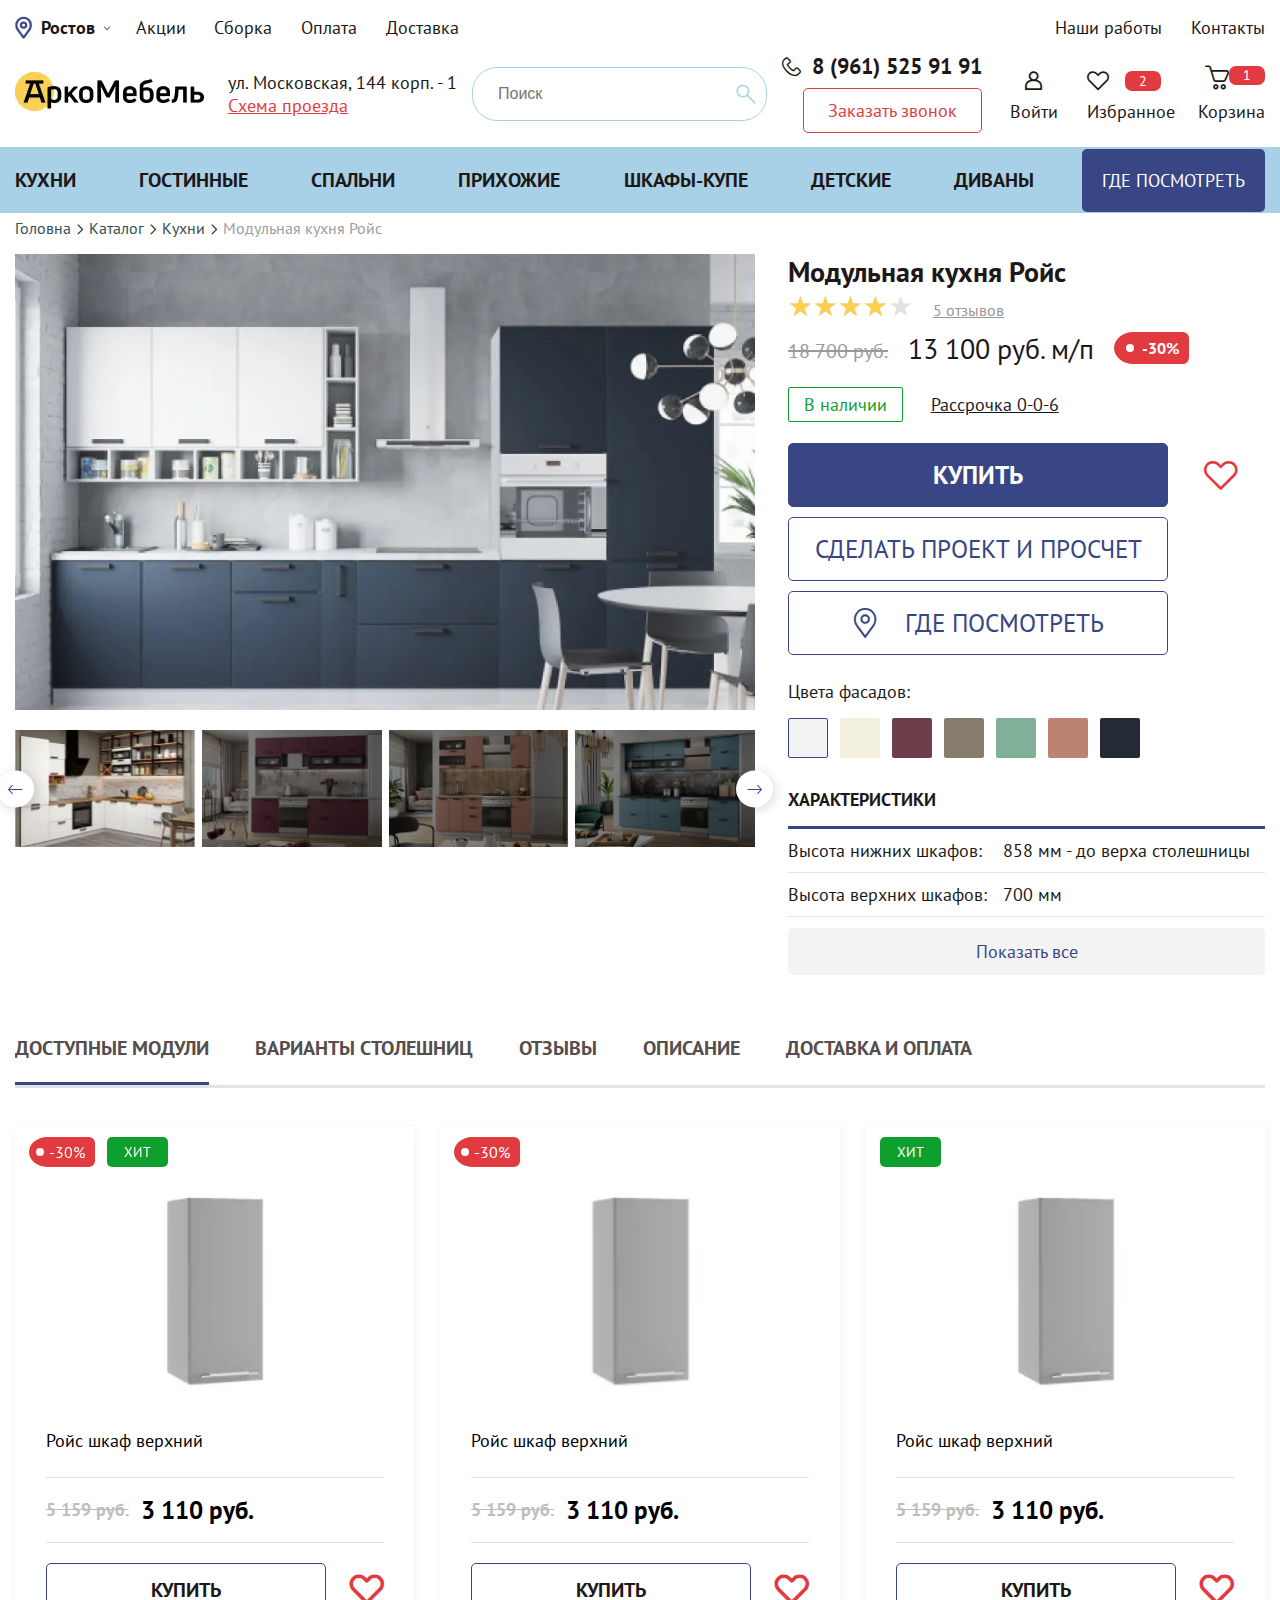
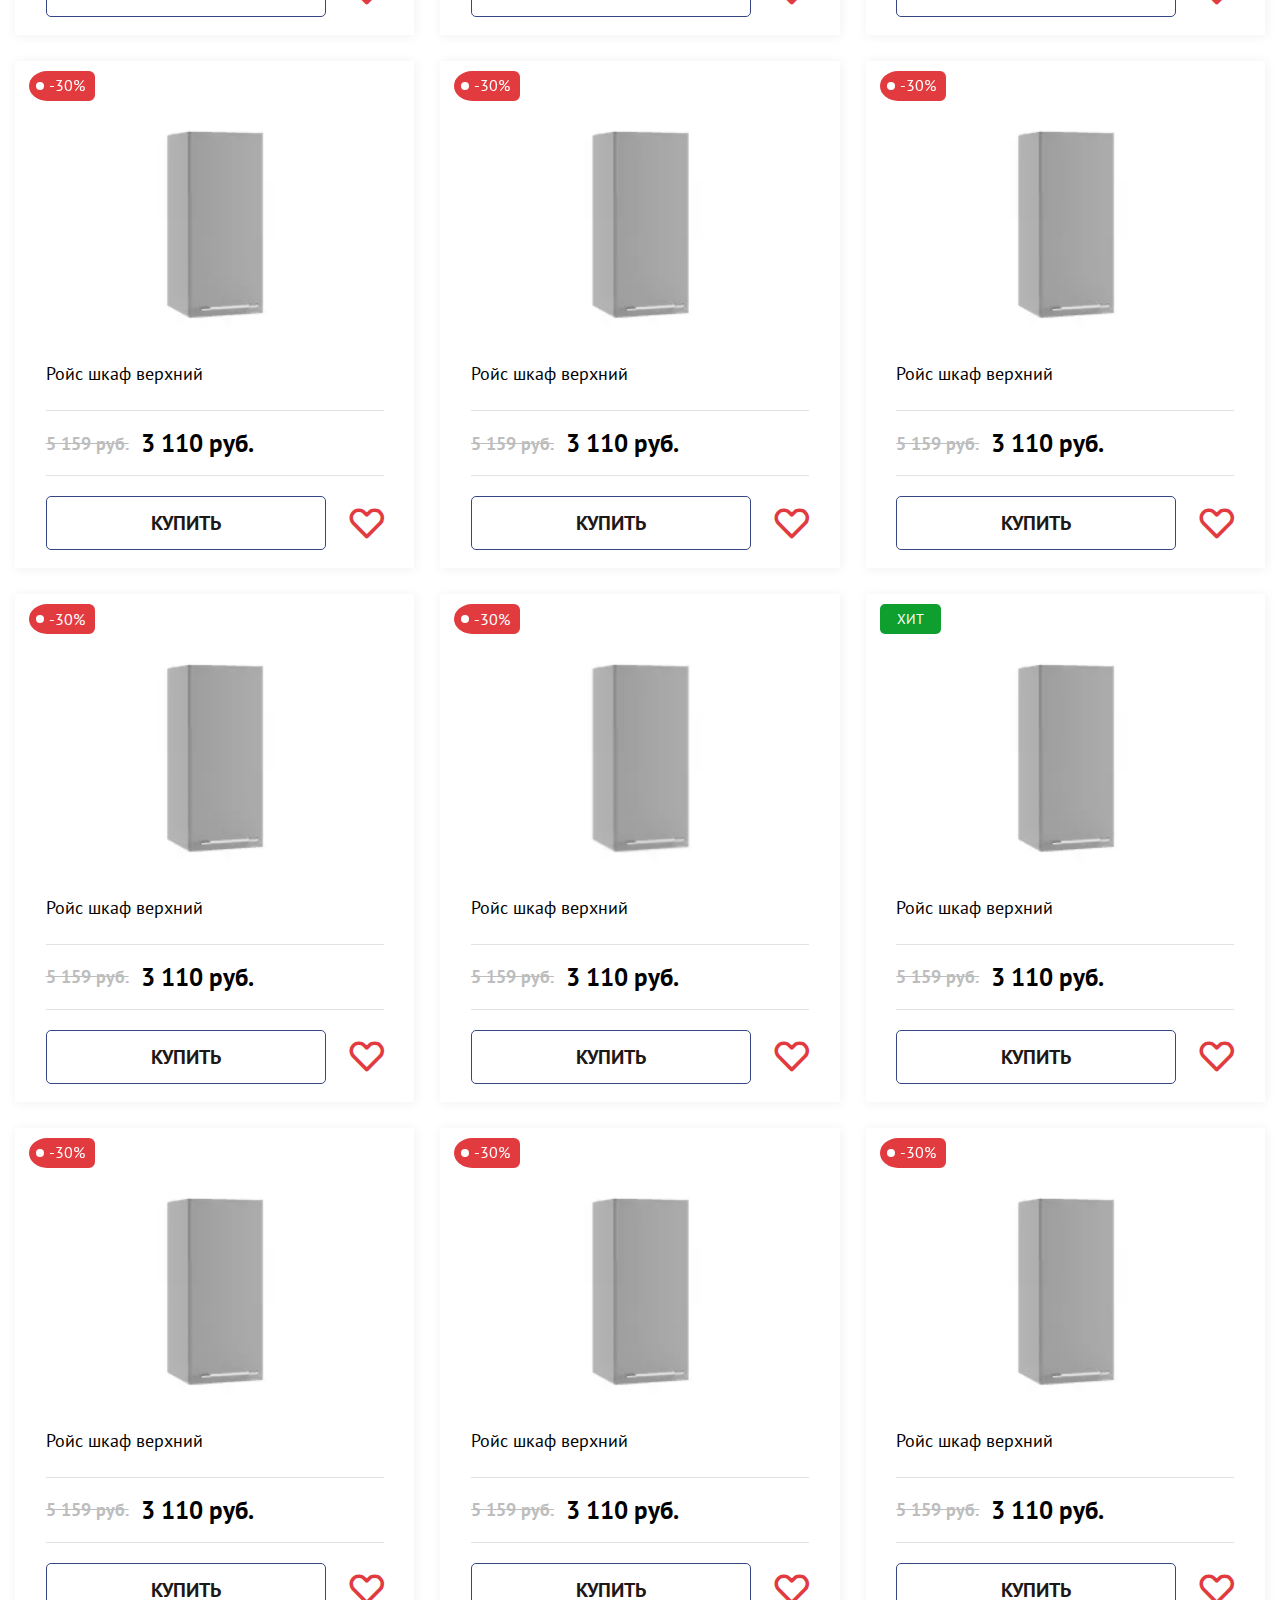
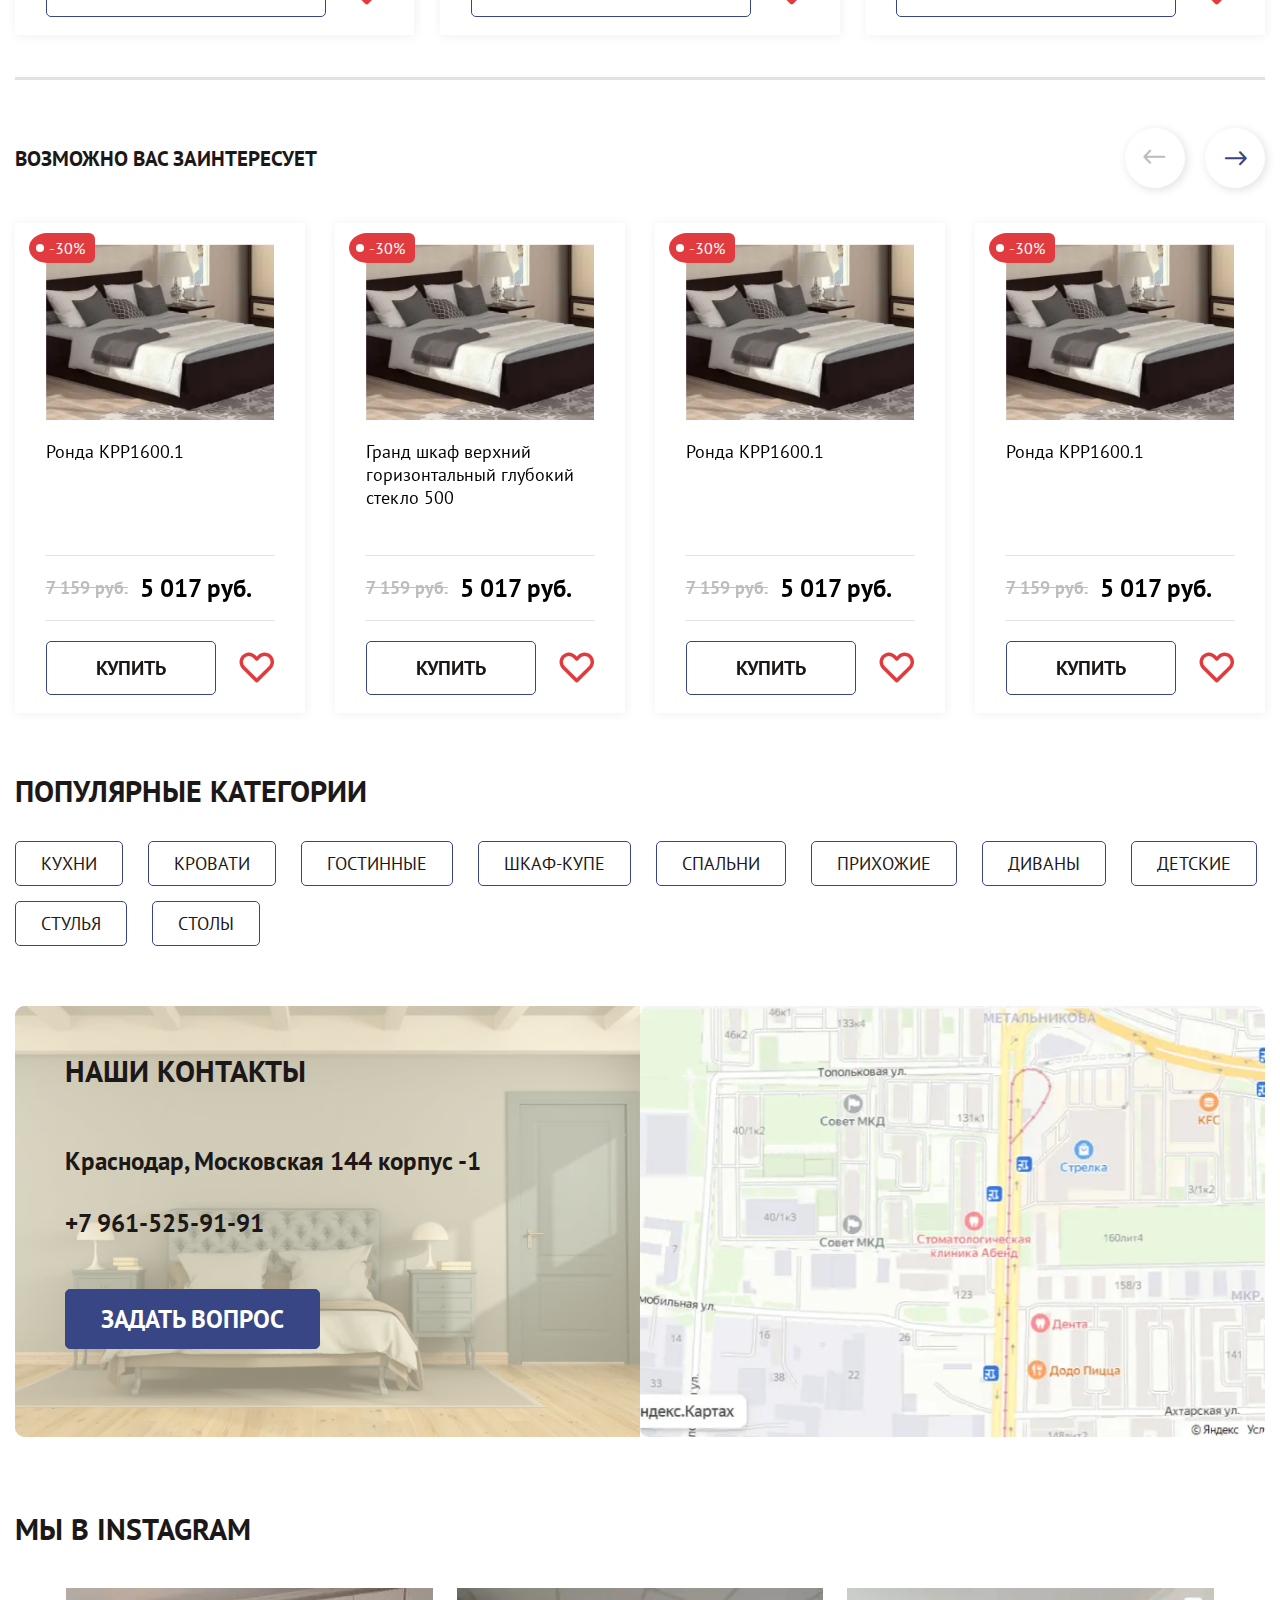
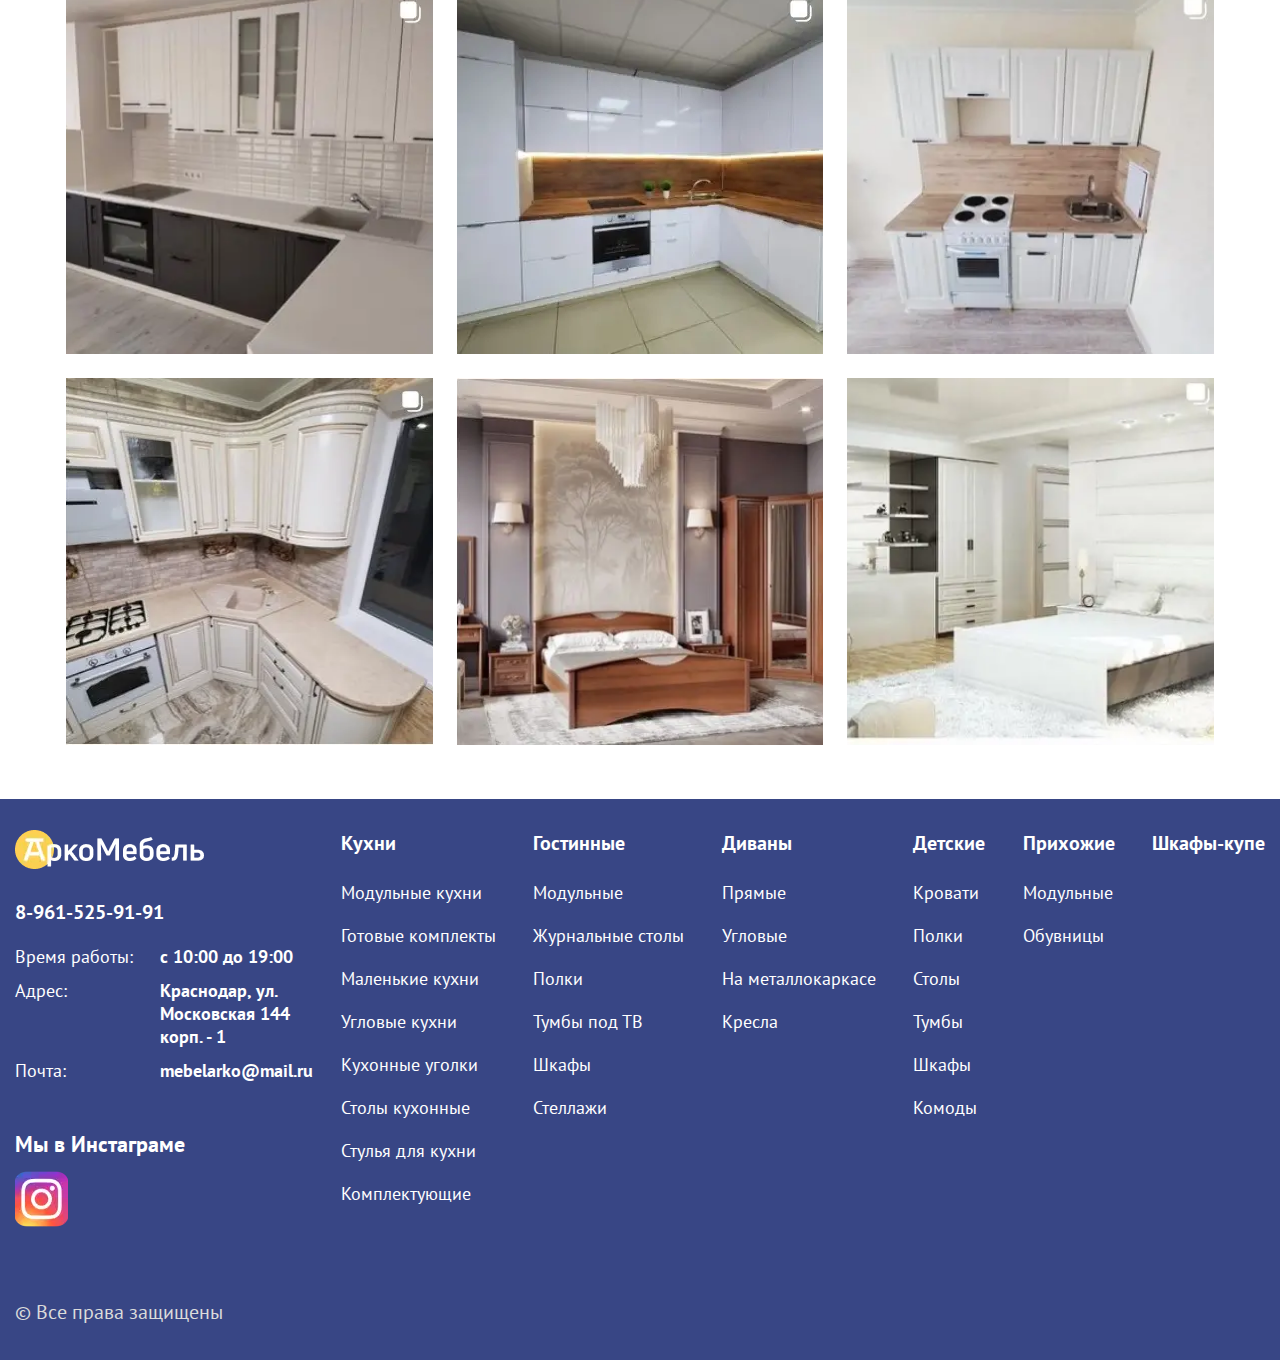
<file: product.html>
<!DOCTYPE html>
<html lang="ru">
<head>
	<meta charset="UTF-8">
	<meta http-equiv="X-UA-Compatible" content="IE=edge">
	<meta name="viewport" content="width=device-width, initial-scale=1.0">
	<link rel="stylesheet" href="css/style.min.css?_v=20221210150038">
	<link rel="stylesheet" href="https://cdn.jsdelivr.net/npm/swiper@8/swiper-bundle.min.css?_v=20221210150038" />
	<title>АркоМебель - Кухни - Модульная кухня Ройс</title>
</head>

<body>
	<div class="wrapper">
		<header class="header">
	<div class="header__wrapper">
		<div class="header__container">
			<div class="header__top">
				<div class="header__cities header-cities">
					<div class="header-cities__current _icon-location">Ростов</div>
					<ul class="header-cities__available">
						<li class="header-cities__item">
							<a href="" class="header-cities__link">Ростов</a>
						</li>
						<li class="header-cities__item">
							<a href="" class="header-cities__link">Херсон</a>
						</li>
						<li class="header-cities__item">
							<a href="" class="header-cities__link">Київ</a>
						</li>
						<li class="header-cities__item">
							<a href="" class="header-cities__link">Краснодар</a>
						</li>
					</ul>
				</div>
				<div class="header__menu menu">
					<nav class="menu__body">
						<div class="menu__box">
							<ul class="menu__list">
								<li class="menu__item"><a href="" class="menu__link">Акции</a></li>
								<li class="menu__item"><a href="" class="menu__link">Сборка</a></li>
								<li class="menu__item"><a href="" class="menu__link">Оплата</a></li>
								<li class="menu__item"><a href="" class="menu__link">Доставка</a></li>
							</ul>
							<ul class="menu__list">
								<li class="menu__item"><a href="" class="menu__link">Наши работы</a></li>
								<li class="menu__item"><a href="" class="menu__link">Контакты</a></li>
							</ul>
						</div>
					</nav>
				</div>
			</div>
			<div class="header__middle">
				<button type="button" class="menu__icon icon-menu"><span></span></button>
				<a href="" class="header__logo"><picture><source srcset="img/logo.webp" type="image/webp"><img src="img/logo.jpg" alt="Logo_of_site"></picture></a>
				<div class="header__location location-header">
					<div class="location-header__street" data-da=".header-cities__current,1200,1">
						ул. Московская, 144 корп. - 1
					</div>
					<a href="" class="location-header__map">Схема проезда</a>
				</div>
				<form action="" method="get" class="header__search header-search">
					<div class="header-search__wrapper">
						<input type="text" name="search-header" placeholder="Поиск">
						<button type="submit" class="_icon-search"></button>
					</div>
					<button type="button" class="header-search__mobile _icon-search"></button>
				</form>
				<div class="header__phone phone-header">
					<a href="tel:89615259191" class="phone-header__tel _icon-phone" data-da=".menu__box,767,1">8
						(961) 525 91 91</a>
					<a href="tel:89615259191" class="phone-header__tel phone-header__tel_mobile _icon-phone"></a>
					<a href="#popup" data-popup-link type="button" class="phone-header__ordercall" data-da=".menu__box,991,0">
						Заказать <span>обратный</span> звонок
					</a>
				</div>
				<div class="header__actions action-header">
					<a href="#login" data-popup-link class="action-header__login _icon-user" data-da=".menu__box,700,last">
						<span>Войти</span>
					</a>
					<a href="" class="action-header__favorite _icon-favorite" data-da=".menu__box,991,1">
						<div>Избранное<span>2</span></div>
					</a>
					<a href="cart.html" class="action-header__cart _icon-shopping-cart"><span>Корзина</span>
						<div class="action-header__quantity">1</div>
					</a>
				</div>
			</div>
		</div>
		<div class="header__footer footer-header">
			<div class="footer-header__container">
				<ul class="footer-header__categories" data-da=".menu__box,991,0">
					<li class="footer-header__category">
						<a href="category.html" class="footer-header__link _icon-kithen"><span>КУХНИ</span></a>
						<ul class="footer-header__subcategory subcategory-header">
							<li class="subcategory-header__item">
								<a href="" class="subcategory-header__link">Модульные кухни</a>
							</li>
							<li class="subcategory-header__item">
								<a href="" class="subcategory-header__link">Готовые комплекты</a>
							</li>
							<li class="subcategory-header__item">
								<a href="" class="subcategory-header__link">Маленькие кухни</a>
							</li>
							<li class="subcategory-header__item">
								<a href="" class="subcategory-header__link">Угловые кухни</a>
							</li>
							<li class="subcategory-header__item">
								<a href="" class="subcategory-header__link">Кухонные уголки</a>
							</li>
							<li class="subcategory-header__item">
								<a href="" class="subcategory-header__link">Столы кухонные</a>
							</li>
							<li class="subcategory-header__item">
								<a href="" class="subcategory-header__link">Стулья для кухни</a>
							</li>
							<li class="subcategory-header__item">
								<a href="" class="subcategory-header__link">Комплектующие</a>
							</li>
						</ul>
					</li>
					<li class="footer-header__category">
						<a href="" class="footer-header__link _icon-living-room"><span>ГОСТИННЫЕ</span></a>
					</li>
					<li class="footer-header__category">
						<a href="" class="footer-header__link _icon-bed-room"><span>СПАЛЬНИ</span></a>
					</li>
					<li class="footer-header__category">
						<a href="" class="footer-header__link _icon-triple-waredrope"><span>ПРИХОЖИЕ</span></a>
						<ul class="footer-header__subcategory subcategory-header">
							<li class="subcategory-header__item">
								<a href="" class="subcategory-header__link">Модульные</a>
							</li>
							<li class="subcategory-header__item">
								<a href="" class="subcategory-header__link">Обувницы</a>
							</li>
						</ul>
					</li>
					<li class="footer-header__category">
						<a href="" class="footer-header__link _icon-cupboard-cabinet-storage-furniture">
							<span>ШКАФЫ-КУПЕ</span>
						</a>
					</li>
					<li class="footer-header__category">
						<a href="" class="footer-header__link _icon-bunk-bed"><span>ДЕТСКИЕ</span></a>
						<ul class="footer-header__subcategory subcategory-header">
							<li class="subcategory-header__item">
								<a href="" class="subcategory-header__link">Кровати</a>
							</li>
							<li class="subcategory-header__item">
								<a href="" class="subcategory-header__link">Полки</a>
							</li>
							<li class="subcategory-header__item">
								<a href="" class="subcategory-header__link">Столы</a>
							</li>
							<li class="subcategory-header__item">
								<a href="" class="subcategory-header__link">Тумбы</a>
							</li>
							<li class="subcategory-header__item">
								<a href="" class="subcategory-header__link">Шкафы</a>
							</li>
							<li class="subcategory-header__item">
								<a href="" class="subcategory-header__link">Комоды</a>
							</li>
						</ul>
					</li>
					<li class="footer-header__category">
						<a href="" class="footer-header__link _icon-double-sofa"><span>ДИВАНЫ</spa></a>
					</li>
				</ul>
				<a href="" class="footer-header__wherelook _icon-map" data-da=".header__location,1200,0"><span>ГДЕ ПОСМОТРЕТЬ</span></a>
			</div>
		</div>
	</div>
</header>
		<main class="page">
			<div class="breadcrumbs">
				<div class="breadcrumbs__container">
					<ul class="breadcrumbs__list">
						<li class="breadcrumbs__item"><a href="/" class="breadcrumbs__link">Головна</a></li>
						<li class="breadcrumbs__item"><a href="/" class="breadcrumbs__link">Каталог</a></li>
						<li class="breadcrumbs__item"><a href="/" class="breadcrumbs__link">Кухни</a></li>
						<li class="breadcrumbs__item">
							<span class="breadcrumbs__link breadcrumbs__link_current">Модульная кухня Ройс</span>
						</li>
					</ul>
				</div>
			</div>
			<div class="page__product product">
				<div class="product__container">
					<div class="product__sliders sliders-product">
						<div class="sliders-product__main main-sliders-product">
							<div class="main-sliders-product__swiper">
								<div class="main-sliders-product__slide">
									<div class="main-sliders-product__image">
										<picture><source srcset="img/slider-product/01.webp" type="image/webp"><img src="img/slider-product/01.jpg" alt="Модульная кухня Ройс"></picture>
									</div>
								</div>
								<div class="main-sliders-product__slide">
									<div class="main-sliders-product__image">
										<picture><source srcset="img/slider-product/01.webp" type="image/webp"><img src="img/slider-product/01.jpg" alt="Модульная кухня Ройс"></picture>
									</div>
								</div>
								<div class="main-sliders-product__slide">
									<div class="main-sliders-product__image">
										<picture><source srcset="img/slider-product/01.webp" type="image/webp"><img src="img/slider-product/01.jpg" alt="Модульная кухня Ройс"></picture>
									</div>
								</div>
								<div class="main-sliders-product__slide">
									<div class="main-sliders-product__image">
										<picture><source srcset="img/slider-product/01.webp" type="image/webp"><img src="img/slider-product/01.jpg" alt="Модульная кухня Ройс"></picture>
									</div>
								</div>
								<div class="main-sliders-product__slide">
									<div class="main-sliders-product__image">
										<picture><source srcset="img/slider-product/01.webp" type="image/webp"><img src="img/slider-product/01.jpg" alt="Модульная кухня Ройс"></picture>
									</div>
								</div>
							</div>
							<div class="main-sliders-product__pagination"></div>
						</div>
						<div class="sliders-product__previews">
							<div class="sliders-product__thumbs thumbs-sliders-product">
								<div class="thumbs-sliders-product__swiper">
									<div class="thumbs-sliders-product__slide">
										<div class="thumbs-sliders-product__image">
											<picture><source srcset="img/slider-product/thumbs/01.webp" type="image/webp"><img src="img/slider-product/thumbs/01.jpg" alt="slider product thumb"></picture>
										</div>
									</div>
									<div class="thumbs-sliders-product__slide">
										<div class="thumbs-sliders-product__image">
											<picture><source srcset="img/slider-product/thumbs/02.webp" type="image/webp"><img src="img/slider-product/thumbs/02.jpg" alt="slider product thumb"></picture>
										</div>
									</div>
									<div class="thumbs-sliders-product__slide">
										<div class="thumbs-sliders-product__image">
											<picture><source srcset="img/slider-product/thumbs/03.webp" type="image/webp"><img src="img/slider-product/thumbs/03.jpg" alt="slider product thumb"></picture>
										</div>
									</div>
									<div class="thumbs-sliders-product__slide">
										<div class="thumbs-sliders-product__image">
											<picture><source srcset="img/slider-product/thumbs/04.webp" type="image/webp"><img src="img/slider-product/thumbs/04.jpg" alt="slider product thumb"></picture>
										</div>
									</div>
									<div class="thumbs-sliders-product__slide">
										<div class="thumbs-sliders-product__image">
											<picture><source srcset="img/slider-product/thumbs/01.webp" type="image/webp"><img src="img/slider-product/thumbs/01.jpg" alt="slider product thumb"></picture>
										</div>
									</div>
								</div>
								<div class="thumbs-sliders-product__controlls">
									<button type="button" class="thumbs-sliders-product__button thumbs-sliders-product__button_left _icon-long-slider-arrow"></button>
									<button type="button" class="thumbs-sliders-product__button thumbs-sliders-product__button_right _icon-long-slider-arrow"></button>
								</div>
							</div>
						</div>
					</div>
					<div class="product__content content-product">
						<div class="content-product__header">
							<div class="content-product__title">Модульная кухня Ройс</div>
							<div class="content-product__rating rating  rating__set">
								<div class="rating__body">
									<div class="rating__active"></div>
									<div class="rating__items">
										<input type="radio" class="rating__item" value="1" name="rating">
										<input type="radio" class="rating__item" value="2" name="rating">
										<input type="radio" class="rating__item" value="3" name="rating">
										<input type="radio" class="rating__item" value="4" name="rating">
										<input type="radio" class="rating__item" value="5" name="rating">
									</div>
								</div>
								<div class="rating__value">4</div>
								<a href="" class="rating__response">5 отзывов</a>
							</div>
						</div>
						<div class="content-product__body body-content-product">
							<span class="body-content-product__old">18 700 руб.</span>
							<span class="body-content-product__current">13 100 руб. м/п</span>
							<div class="body-content-product__labels">
								<div class="body-content-product__label body-content-product__label_sale labels-product__sale">-30%</div>
								<!-- <div class="body-content-product__label body-content-product__label_hit labels-product__hit	">Xit</div> -->
							</div>
						</div>
						<div class="content-product__info info-content-product">
							<div class="info-content-product__availability info-content-product__availability_available">В наличии</div>
							<a href="" class="info-content-product__credit">Рассрочка 0-0-6</a>
						</div>
						<div class="content-product__actions actions-content-product">
							<div class="actions-content-product__row">
								<form action="#" method="post" class="actions-content-product__form">
									<button class="actions-content-product__buy button button_bg">КУПИТЬ</button>
								</form>
								<div class="actions-content-product__favorite _icon-favorite"></div>
							</div>
							<div class="actions-content-product__row">
								<button type="button" class="actions-content-product__calculate button">СДЕЛАТЬ ПРОЕКТ И ПРОСЧЕТ</button>
							</div>
							<div class="actions-content-product__row">
								<button type="button" class="actions-content-product__look button _icon-location">ГДЕ ПОСМОТРЕТЬ</button>
							</div>
						</div>
						<div class="content-product__colors colors-product">
							<div class="colors-product__label">Цвета фасадов:</div>
							<ul class="colors-product__list">
								<li class="colors-product__item colors-product__item_bs"><a href="" class="colors-product__link active" style="background-color:#F3F3F3;"></a></li>
								<li class="colors-product__item colors-product__item_bs"><a href="" class="colors-product__link" style="background-color:#F2EFDE;"></a></li>
								<li class="colors-product__item colors-product__item_bs"><a href="" class="colors-product__link" style="background-color:#6D3D49;"></a></li>
								<li class="colors-product__item colors-product__item_bs"><a href="" class="colors-product__link" style="background-color:#877B6D;"></a></li>
								<li class="colors-product__item colors-product__item_bs"><a href="" class="colors-product__link" style="background-color:#80B098;"></a></li>
								<li class="colors-product__item colors-product__item_bs"><a href="" class="colors-product__link" style="background-color:#BC8370;"></a></li>
								<li class="colors-product__item colors-product__item_bs"><a href="" class="colors-product__link" style="background-color:#242A36;"></a></li>
							</ul>
						</div>
						<div class="content-produc__characteristics characteristics-product">
							<div class="characteristics-product__heading">ХАРАКТЕРИСТИКИ</div>
							<div class="characteristics-product__column characteristics-product__column_heading">
								<div class="characteristics-product__row">
									<div class="characteristics-product__label">Высота нижних шкафов:</div>
									<div class="characteristics-product__value">858 мм - до верха столешницы</div>
								</div>
								<div class="characteristics-product__row">
									<div class="characteristics-product__label">Высота верхних шкафов:</div>
									<div class="characteristics-product__value">700 мм</div>
								</div>
							</div>
							<div data-spollers class="characteristics-product__items">
								<div class="characteristics-product__column">
									<div class="characteristics-product__row">
										<div class="characteristics-product__label">Глубина нижних шкафов:</div>
										<div class="characteristics-product__value">500 мм корпус (по столешнице 600 мм)</div>
									</div>
									<div class="characteristics-product__row">
										<div class="characteristics-product__label">Глубина верхних шкафов:</div>
										<div class="characteristics-product__value">300 мм</div>
									</div>
									<div class="characteristics-product__row">
										<div class="characteristics-product__label">Материал фасада:</div>
										<div class="characteristics-product__value">МДФ пленка ПВХ</div>
									</div>
									<div class="characteristics-product__row">
										<div class="characteristics-product__label">Материал корпуса:</div>
										<div class="characteristics-product__value">Серый ЛДСП</div>
									</div>
									<div class="characteristics-product__row">
										<div class="characteristics-product__label">Направляющие:</div>
										<div class="characteristics-product__value">Роликовые</div>
									</div>
									<div class="characteristics-product__row">
										<div class="characteristics-product__label">Столешница:</div>
										<div class="characteristics-product__value">Выбирается отдельно (в стоимость не входит)</div>
									</div>
									<div class="characteristics-product__row">
										<div class="characteristics-product__label">Стекло:</div>
										<div class="characteristics-product__value">4 мм матовое</div>
									</div>
									<div class="characteristics-product__row">
										<div class="characteristics-product__label">Фурнитура:</div>
										<div class="characteristics-product__value">Петли и направляющие в комплекте</div>
									</div>
									<div class="characteristics-product__row">
										<div class="characteristics-product__label">Ручки:</div>
										<div class="characteristics-product__value">В комплект не входят</div>
									</div>
								</div>
								<button data-spoller type="button" class="characteristics-product__title">
									<span class="characteristics-product__title_active">Показать все</span>
									<span class="characteristics-product__title_close">Скрыть</span>
								</button>
							</div>
						</div>
					</div>
				</div>
			</div>
			<div class="product__tabs tabs-product">
				<div class="tabs-product__container">
					<div data-tabs class="tabs-product__body">
						<ul data-tabs-titles class="tabs-product__navigation navigation-tabs-product">
							<button type="button" class="navigation-tabs-product__title _tab-active">ДОСТУПНЫЕ МОДУЛИ</button>
							<button type="button" class="navigation-tabs-product__title">ВАРИАНТЫ СТОЛЕШНИЦ</button>
							<button type="button" class="navigation-tabs-product__title">ОТЗЫВЫ</button>
							<button type="button" class="navigation-tabs-product__title">ОПИСАНИЕ</button>
							<button type="button" class="navigation-tabs-product__title">ДОСТАВКА И ОПЛАТА</button>
						</ul>
						<div data-tabs-body class="tabs-product__content content-tabs-product">
							<div class="content-tabs-product__body">
								<div class="content-tabs-product__products">
									<article class="product-item">
										<div class="product-item__box">
											<div class="product-item__slider slider-product">
												<div class="slider-product__swiper">
													<div class="slider-product__slide">
														<a href="" class="slider-product__image"><picture><source srcset="img/products/04.webp" type="image/webp"><img src="img/products/04.png" alt="Ройс шкаф верхний"></picture></a>
													</div>
													<div class="slider-product__slide">
														<a href="" class="slider-product__image"><picture><source srcset="img/products/04.webp" type="image/webp"><img src="img/products/04.png" alt="Ройс шкаф верхний"></picture></a>
													</div>
													<div class="slider-product__slide">
														<a href="" class="slider-product__image"><picture><source srcset="img/products/03.webp" type="image/webp"><img src="img/products/03.jpg" alt="Ройс шкаф верхний"></picture></a>
													</div>
												</div>
												<div class="slider-product__controls">
													<button type="button" class="slider-product__button slider-product__button_left _icon-slider-arrow"></button>
													<button type="button" class="slider-product__button slider-product__button_right _icon-slider-arrow"></button>
												</div>
												<div class="slider-product__pagination"></div>
											</div>
											<div class="product-item__body">
												<a href="product.html" class="product-item__title">Ройс шкаф верхний</a>
												<ul class="product-item__colors colors-product colors-product_card">
													<div class="colors-product__list">
														<li class="colors-product__item"><a href="" class="colors-product__link" style="background-color: #2d2d2d;"></a></li>
														<li class="colors-product__item"><a href="" class="colors-product__link" style="background-color: #4d511d;"></a></li>
														<li class="colors-product__item"><a href="" class="colors-product__link" style="background-color: #f3e7c6;"></a></li>
													</div>
												</ul>
												<div class="product-item__prices prices-product">
													<div class="prices-product__old">5 159 руб.</div>
													<div class="prices-product__current">3 110 руб.</div>
												</div>
												<div hidden class="product-item__about_mobile about-product-mobile">
													<div class="about-product-mobile__fuature">
														<div class="about-product-mobile__label">Ш*В:</div>
														<div class="about-product-mobile__value">600*320мм</div>
													</div>
												</div>
												<div class="product-item__actions actions-product">
													<button type="button" class="actions-product__buy">КУПИТЬ</button>
													<button type="button" class="actions-product__addtofavorite _icon-favorite">
														<div class="actions-product__box">
															<span class="actions-product__hint">Добавить в избранное</span>
														</div>
													</button>
												</div>
												<div class="product-item__about about-product">
													<div class="about-product__fuature">
														<div class="about-product__label">Размеры:</div>
														<div class="about-product__value about-product__value_size">
															<span>Ширина 1235 мм</span>
															<span>Высота 650 мм</span>
														</div>
													</div>
												</div>
											</div>
											<div class="product-item__labels labels-product">
												<div class="labels-product__item labels-product__sale">-30%</div>
												<div class="labels-product__item labels-product__hit">ХИТ</div>
											</div>
										</div>
									</article>
									<article class="product-item">
										<div class="product-item__box">
											<div class="product-item__slider slider-product">
												<div class="slider-product__swiper">
													<div class="slider-product__slide">
														<a href="" class="slider-product__image"><picture><source srcset="img/products/04.webp" type="image/webp"><img src="img/products/04.png" alt="Ройс шкаф верхний"></picture></a>
													</div>
													<div class="slider-product__slide">
														<a href="" class="slider-product__image"><picture><source srcset="img/products/04.webp" type="image/webp"><img src="img/products/04.png" alt="Ройс шкаф верхний"></picture></a>
													</div>
													<div class="slider-product__slide">
														<a href="" class="slider-product__image"><picture><source srcset="img/products/03.webp" type="image/webp"><img src="img/products/03.jpg" alt="Ройс шкаф верхний"></picture></a>
													</div>
												</div>
												<div class="slider-product__controls">
													<button type="button" class="slider-product__button slider-product__button_left _icon-slider-arrow"></button>
													<button type="button" class="slider-product__button slider-product__button_right _icon-slider-arrow"></button>
												</div>
												<div class="slider-product__pagination"></div>
											</div>
											<div class="product-item__body">
												<a href="product.html" class="product-item__title">Ройс шкаф верхний</a>
												<ul class="product-item__colors colors-product colors-product_card">
													<div class="colors-product__list">
														<li class="colors-product__item"><a href="" class="colors-product__link" style="background-color: #2d2d2d;"></a></li>
														<li class="colors-product__item"><a href="" class="colors-product__link" style="background-color: #4d511d;"></a></li>
														<li class="colors-product__item"><a href="" class="colors-product__link" style="background-color: #f3e7c6;"></a></li>
													</div>
												</ul>
												<div class="product-item__prices prices-product">
													<div class="prices-product__old">5 159 руб.</div>
													<div class="prices-product__current">3 110 руб.</div>
												</div>
												<div hidden class="product-item__about_mobile about-product-mobile">
													<div class="about-product-mobile__fuature">
														<div class="about-product-mobile__label">Ш*В:</div>
														<div class="about-product-mobile__value">600*320мм</div>
													</div>
												</div>
												<div class="product-item__actions actions-product">
													<button type="button" class="actions-product__buy">КУПИТЬ</button>
													<button type="button" class="actions-product__addtofavorite _icon-favorite">
														<div class="actions-product__box">
															<span class="actions-product__hint">Добавить в избранное</span>
														</div>
													</button>
												</div>
												<div class="product-item__about about-product">
													<div class="about-product__fuature">
														<div class="about-product__label">Размеры:</div>
														<div class="about-product__value about-product__value_size">
															<span>Ширина 1235 мм</span>
															<span>Высота 650 мм</span>
														</div>
													</div>
												</div>
											</div>
											<div class="product-item__labels labels-product">
												<div class="labels-product__item labels-product__sale">-30%</div>
											</div>
										</div>
									</article>
									<article class="product-item">
										<div class="product-item__box">
											<div class="product-item__slider slider-product">
												<div class="slider-product__swiper">
													<div class="slider-product__slide">
														<a href="" class="slider-product__image"><picture><source srcset="img/products/04.webp" type="image/webp"><img src="img/products/04.png" alt="Ройс шкаф верхний"></picture></a>
													</div>
													<div class="slider-product__slide">
														<a href="" class="slider-product__image"><picture><source srcset="img/products/04.webp" type="image/webp"><img src="img/products/04.png" alt="Ройс шкаф верхний"></picture></a>
													</div>
													<div class="slider-product__slide">
														<a href="" class="slider-product__image"><picture><source srcset="img/products/03.webp" type="image/webp"><img src="img/products/03.jpg" alt="Ройс шкаф верхний"></picture></a>
													</div>
												</div>
												<div class="slider-product__controls">
													<button type="button" class="slider-product__button slider-product__button_left _icon-slider-arrow"></button>
													<button type="button" class="slider-product__button slider-product__button_right _icon-slider-arrow"></button>
												</div>
												<div class="slider-product__pagination"></div>
											</div>
											<div class="product-item__body">
												<a href="product.html" class="product-item__title">Ройс шкаф верхний</a>
												<ul class="product-item__colors colors-product colors-product_card">
													<div class="colors-product__list">
														<li class="colors-product__item"><a href="" class="colors-product__link" style="background-color: #2d2d2d;"></a></li>
														<li class="colors-product__item"><a href="" class="colors-product__link" style="background-color: #4d511d;"></a></li>
														<li class="colors-product__item"><a href="" class="colors-product__link" style="background-color: #f3e7c6;"></a></li>
													</div>
												</ul>
												<div class="product-item__prices prices-product">
													<div class="prices-product__old">5 159 руб.</div>
													<div class="prices-product__current">3 110 руб.</div>
												</div>
												<div hidden class="product-item__about_mobile about-product-mobile">
													<div class="about-product-mobile__fuature">
														<div class="about-product-mobile__label">Ш*В:</div>
														<div class="about-product-mobile__value">600*320мм</div>
													</div>
												</div>
												<div class="product-item__actions actions-product">
													<button type="button" class="actions-product__buy">КУПИТЬ</button>
													<button type="button" class="actions-product__addtofavorite _icon-favorite">
														<div class="actions-product__box">
															<span class="actions-product__hint">Добавить в избранное</span>
														</div>
													</button>
												</div>
												<div class="product-item__about about-product">
													<div class="about-product__fuature">
														<div class="about-product__label">Размеры:</div>
														<div class="about-product__value about-product__value_size">
															<span>Ширина 1235 мм</span>
															<span>Высота 650 мм</span>
														</div>
													</div>
												</div>
											</div>
											<div class="product-item__labels labels-product">
												<div class="labels-product__item labels-product__hit">ХИТ</div>
											</div>
										</div>
									</article>
									<article class="product-item">
										<div class="product-item__box">
											<div class="product-item__slider slider-product">
												<div class="slider-product__swiper">
													<div class="slider-product__slide">
														<a href="" class="slider-product__image"><picture><source srcset="img/products/04.webp" type="image/webp"><img src="img/products/04.png" alt="Ройс шкаф верхний"></picture></a>
													</div>
													<div class="slider-product__slide">
														<a href="" class="slider-product__image"><picture><source srcset="img/products/04.webp" type="image/webp"><img src="img/products/04.png" alt="Ройс шкаф верхний"></picture></a>
													</div>
													<div class="slider-product__slide">
														<a href="" class="slider-product__image"><picture><source srcset="img/products/03.webp" type="image/webp"><img src="img/products/03.jpg" alt="Ройс шкаф верхний"></picture></a>
													</div>
												</div>
												<div class="slider-product__controls">
													<button type="button" class="slider-product__button slider-product__button_left _icon-slider-arrow"></button>
													<button type="button" class="slider-product__button slider-product__button_right _icon-slider-arrow"></button>
												</div>
												<div class="slider-product__pagination"></div>
											</div>
											<div class="product-item__body">
												<a href="product.html" class="product-item__title">Ройс шкаф верхний</a>
												<ul class="product-item__colors colors-product colors-product_card">
													<div class="colors-product__list">
														<li class="colors-product__item"><a href="" class="colors-product__link" style="background-color: #2d2d2d;"></a></li>
														<li class="colors-product__item"><a href="" class="colors-product__link" style="background-color: #4d511d;"></a></li>
														<li class="colors-product__item"><a href="" class="colors-product__link" style="background-color: #f3e7c6;"></a></li>
													</div>
												</ul>
												<div class="product-item__prices prices-product">
													<div class="prices-product__old">5 159 руб.</div>
													<div class="prices-product__current">3 110 руб.</div>
												</div>
												<div hidden class="product-item__about_mobile about-product-mobile">
													<div class="about-product-mobile__fuature">
														<div class="about-product-mobile__label">Ш*В:</div>
														<div class="about-product-mobile__value">600*320мм</div>
													</div>
												</div>
												<div class="product-item__actions actions-product">
													<button type="button" class="actions-product__buy">КУПИТЬ</button>
													<button type="button" class="actions-product__addtofavorite _icon-favorite">
														<div class="actions-product__box">
															<span class="actions-product__hint">Добавить в избранное</span>
														</div>
													</button>
												</div>
												<div class="product-item__about about-product">
													<div class="about-product__fuature">
														<div class="about-product__label">Размеры:</div>
														<div class="about-product__value about-product__value_size">
															<span>Ширина 1235 мм</span>
															<span>Высота 650 мм</span>
														</div>
													</div>
												</div>
											</div>
											<div class="product-item__labels labels-product">
												<div class="labels-product__item labels-product__sale">-30%</div>
											</div>
										</div>
									</article>
									<article class="product-item">
										<div class="product-item__box">
											<div class="product-item__slider slider-product">
												<div class="slider-product__swiper">
													<div class="slider-product__slide">
														<a href="" class="slider-product__image"><picture><source srcset="img/products/04.webp" type="image/webp"><img src="img/products/04.png" alt="Ройс шкаф верхний"></picture></a>
													</div>
													<div class="slider-product__slide">
														<a href="" class="slider-product__image"><picture><source srcset="img/products/04.webp" type="image/webp"><img src="img/products/04.png" alt="Ройс шкаф верхний"></picture></a>
													</div>
													<div class="slider-product__slide">
														<a href="" class="slider-product__image"><picture><source srcset="img/products/03.webp" type="image/webp"><img src="img/products/03.jpg" alt="Ройс шкаф верхний"></picture></a>
													</div>
												</div>
												<div class="slider-product__controls">
													<button type="button" class="slider-product__button slider-product__button_left _icon-slider-arrow"></button>
													<button type="button" class="slider-product__button slider-product__button_right _icon-slider-arrow"></button>
												</div>
												<div class="slider-product__pagination"></div>
											</div>
											<div class="product-item__body">
												<a href="product.html" class="product-item__title">Ройс шкаф верхний</a>
												<ul class="product-item__colors colors-product colors-product_card">
													<div class="colors-product__list">
														<li class="colors-product__item"><a href="" class="colors-product__link" style="background-color: #2d2d2d;"></a></li>
														<li class="colors-product__item"><a href="" class="colors-product__link" style="background-color: #4d511d;"></a></li>
														<li class="colors-product__item"><a href="" class="colors-product__link" style="background-color: #f3e7c6;"></a></li>
													</div>
												</ul>
												<div class="product-item__prices prices-product">
													<div class="prices-product__old">5 159 руб.</div>
													<div class="prices-product__current">3 110 руб.</div>
												</div>
												<div hidden class="product-item__about_mobile about-product-mobile">
													<div class="about-product-mobile__fuature">
														<div class="about-product-mobile__label">Ш*В:</div>
														<div class="about-product-mobile__value">600*320мм</div>
													</div>
												</div>
												<div class="product-item__actions actions-product">
													<button type="button" class="actions-product__buy">КУПИТЬ</button>
													<button type="button" class="actions-product__addtofavorite _icon-favorite">
														<div class="actions-product__box">
															<span class="actions-product__hint">Добавить в избранное</span>
														</div>
													</button>
												</div>
												<div class="product-item__about about-product">
													<div class="about-product__fuature">
														<div class="about-product__label">Размеры:</div>
														<div class="about-product__value about-product__value_size">
															<span>Ширина 1235 мм</span>
															<span>Высота 650 мм</span>
														</div>
													</div>
												</div>
											</div>
											<div class="product-item__labels labels-product">
												<div class="labels-product__item labels-product__sale">-30%</div>
											</div>
										</div>
									</article>
									<article class="product-item">
										<div class="product-item__box">
											<div class="product-item__slider slider-product">
												<div class="slider-product__swiper">
													<div class="slider-product__slide">
														<a href="" class="slider-product__image"><picture><source srcset="img/products/04.webp" type="image/webp"><img src="img/products/04.png" alt="Ройс шкаф верхний"></picture></a>
													</div>
													<div class="slider-product__slide">
														<a href="" class="slider-product__image"><picture><source srcset="img/products/04.webp" type="image/webp"><img src="img/products/04.png" alt="Ройс шкаф верхний"></picture></a>
													</div>
													<div class="slider-product__slide">
														<a href="" class="slider-product__image"><picture><source srcset="img/products/03.webp" type="image/webp"><img src="img/products/03.jpg" alt="Ройс шкаф верхний"></picture></a>
													</div>
												</div>
												<div class="slider-product__controls">
													<button type="button" class="slider-product__button slider-product__button_left _icon-slider-arrow"></button>
													<button type="button" class="slider-product__button slider-product__button_right _icon-slider-arrow"></button>
												</div>
												<div class="slider-product__pagination"></div>
											</div>
											<div class="product-item__body">
												<a href="product.html" class="product-item__title">Ройс шкаф верхний</a>
												<ul class="product-item__colors colors-product colors-product_card">
													<div class="colors-product__list">
														<li class="colors-product__item"><a href="" class="colors-product__link" style="background-color: #2d2d2d;"></a></li>
														<li class="colors-product__item"><a href="" class="colors-product__link" style="background-color: #4d511d;"></a></li>
														<li class="colors-product__item"><a href="" class="colors-product__link" style="background-color: #f3e7c6;"></a></li>
													</div>
												</ul>
												<div class="product-item__prices prices-product">
													<div class="prices-product__old">5 159 руб.</div>
													<div class="prices-product__current">3 110 руб.</div>
												</div>
												<div hidden class="product-item__about_mobile about-product-mobile">
													<div class="about-product-mobile__fuature">
														<div class="about-product-mobile__label">Ш*В:</div>
														<div class="about-product-mobile__value">600*320мм</div>
													</div>
												</div>
												<div class="product-item__actions actions-product">
													<button type="button" class="actions-product__buy">КУПИТЬ</button>
													<button type="button" class="actions-product__addtofavorite _icon-favorite">
														<div class="actions-product__box">
															<span class="actions-product__hint">Добавить в избранное</span>
														</div>
													</button>
												</div>
												<div class="product-item__about about-product">
													<div class="about-product__fuature">
														<div class="about-product__label">Размеры:</div>
														<div class="about-product__value about-product__value_size">
															<span>Ширина 1235 мм</span>
															<span>Высота 650 мм</span>
														</div>
													</div>
												</div>
											</div>
											<div class="product-item__labels labels-product">
												<div class="labels-product__item labels-product__sale">-30%</div>
											</div>
										</div>
									</article>
									<article class="product-item">
										<div class="product-item__box">
											<div class="product-item__slider slider-product">
												<div class="slider-product__swiper">
													<div class="slider-product__slide">
														<a href="" class="slider-product__image"><picture><source srcset="img/products/04.webp" type="image/webp"><img src="img/products/04.png" alt="Ройс шкаф верхний"></picture></a>
													</div>
													<div class="slider-product__slide">
														<a href="" class="slider-product__image"><picture><source srcset="img/products/04.webp" type="image/webp"><img src="img/products/04.png" alt="Ройс шкаф верхний"></picture></a>
													</div>
													<div class="slider-product__slide">
														<a href="" class="slider-product__image"><picture><source srcset="img/products/03.webp" type="image/webp"><img src="img/products/03.jpg" alt="Ройс шкаф верхний"></picture></a>
													</div>
												</div>
												<div class="slider-product__controls">
													<button type="button" class="slider-product__button slider-product__button_left _icon-slider-arrow"></button>
													<button type="button" class="slider-product__button slider-product__button_right _icon-slider-arrow"></button>
												</div>
												<div class="slider-product__pagination"></div>
											</div>
											<div class="product-item__body">
												<a href="product.html" class="product-item__title">Ройс шкаф верхний</a>
												<ul class="product-item__colors colors-product colors-product_card">
													<div class="colors-product__list">
														<li class="colors-product__item"><a href="" class="colors-product__link" style="background-color: #2d2d2d;"></a></li>
														<li class="colors-product__item"><a href="" class="colors-product__link" style="background-color: #4d511d;"></a></li>
														<li class="colors-product__item"><a href="" class="colors-product__link" style="background-color: #f3e7c6;"></a></li>
													</div>
												</ul>
												<div class="product-item__prices prices-product">
													<div class="prices-product__old">5 159 руб.</div>
													<div class="prices-product__current">3 110 руб.</div>
												</div>
												<div hidden class="product-item__about_mobile about-product-mobile">
													<div class="about-product-mobile__fuature">
														<div class="about-product-mobile__label">Ш*В:</div>
														<div class="about-product-mobile__value">600*320мм</div>
													</div>
												</div>
												<div class="product-item__actions actions-product">
													<button type="button" class="actions-product__buy">КУПИТЬ</button>
													<button type="button" class="actions-product__addtofavorite _icon-favorite">
														<div class="actions-product__box">
															<span class="actions-product__hint">Добавить в избранное</span>
														</div>
													</button>
												</div>
												<div class="product-item__about about-product">
													<div class="about-product__fuature">
														<div class="about-product__label">Размеры:</div>
														<div class="about-product__value about-product__value_size">
															<span>Ширина 1235 мм</span>
															<span>Высота 650 мм</span>
														</div>
													</div>
												</div>
											</div>
											<div class="product-item__labels labels-product">
												<div class="labels-product__item labels-product__sale">-30%</div>
											</div>
										</div>
									</article>
									<article class="product-item">
										<div class="product-item__box">
											<div class="product-item__slider slider-product">
												<div class="slider-product__swiper">
													<div class="slider-product__slide">
														<a href="" class="slider-product__image"><picture><source srcset="img/products/04.webp" type="image/webp"><img src="img/products/04.png" alt="Ройс шкаф верхний"></picture></a>
													</div>
													<div class="slider-product__slide">
														<a href="" class="slider-product__image"><picture><source srcset="img/products/04.webp" type="image/webp"><img src="img/products/04.png" alt="Ройс шкаф верхний"></picture></a>
													</div>
													<div class="slider-product__slide">
														<a href="" class="slider-product__image"><picture><source srcset="img/products/03.webp" type="image/webp"><img src="img/products/03.jpg" alt="Ройс шкаф верхний"></picture></a>
													</div>
												</div>
												<div class="slider-product__controls">
													<button type="button" class="slider-product__button slider-product__button_left _icon-slider-arrow"></button>
													<button type="button" class="slider-product__button slider-product__button_right _icon-slider-arrow"></button>
												</div>
												<div class="slider-product__pagination"></div>
											</div>
											<div class="product-item__body">
												<a href="product.html" class="product-item__title">Ройс шкаф верхний</a>
												<ul class="product-item__colors colors-product colors-product_card">
													<div class="colors-product__list">
														<li class="colors-product__item"><a href="" class="colors-product__link" style="background-color: #2d2d2d;"></a></li>
														<li class="colors-product__item"><a href="" class="colors-product__link" style="background-color: #4d511d;"></a></li>
														<li class="colors-product__item"><a href="" class="colors-product__link" style="background-color: #f3e7c6;"></a></li>
													</div>
												</ul>
												<div class="product-item__prices prices-product">
													<div class="prices-product__old">5 159 руб.</div>
													<div class="prices-product__current">3 110 руб.</div>
												</div>
												<div hidden class="product-item__about_mobile about-product-mobile">
													<div class="about-product-mobile__fuature">
														<div class="about-product-mobile__label">Ш*В:</div>
														<div class="about-product-mobile__value">600*320мм</div>
													</div>
												</div>
												<div class="product-item__actions actions-product">
													<button type="button" class="actions-product__buy">КУПИТЬ</button>
													<button type="button" class="actions-product__addtofavorite _icon-favorite">
														<div class="actions-product__box">
															<span class="actions-product__hint">Добавить в избранное</span>
														</div>
													</button>
												</div>
												<div class="product-item__about about-product">
													<div class="about-product__fuature">
														<div class="about-product__label">Размеры:</div>
														<div class="about-product__value about-product__value_size">
															<span>Ширина 1235 мм</span>
															<span>Высота 650 мм</span>
														</div>
													</div>
												</div>
											</div>
											<div class="product-item__labels labels-product">
												<div class="labels-product__item labels-product__sale">-30%</div>
											</div>
										</div>
									</article>
									<article class="product-item">
										<div class="product-item__box">
											<div class="product-item__slider slider-product">
												<div class="slider-product__swiper">
													<div class="slider-product__slide">
														<a href="" class="slider-product__image"><picture><source srcset="img/products/04.webp" type="image/webp"><img src="img/products/04.png" alt="Ройс шкаф верхний"></picture></a>
													</div>
													<div class="slider-product__slide">
														<a href="" class="slider-product__image"><picture><source srcset="img/products/04.webp" type="image/webp"><img src="img/products/04.png" alt="Ройс шкаф верхний"></picture></a>
													</div>
													<div class="slider-product__slide">
														<a href="" class="slider-product__image"><picture><source srcset="img/products/03.webp" type="image/webp"><img src="img/products/03.jpg" alt="Ройс шкаф верхний"></picture></a>
													</div>
												</div>
												<div class="slider-product__controls">
													<button type="button" class="slider-product__button slider-product__button_left _icon-slider-arrow"></button>
													<button type="button" class="slider-product__button slider-product__button_right _icon-slider-arrow"></button>
												</div>
												<div class="slider-product__pagination"></div>
											</div>
											<div class="product-item__body">
												<a href="product.html" class="product-item__title">Ройс шкаф верхний</a>
												<ul class="product-item__colors colors-product colors-product_card">
													<div class="colors-product__list">
														<li class="colors-product__item"><a href="" class="colors-product__link" style="background-color: #2d2d2d;"></a></li>
														<li class="colors-product__item"><a href="" class="colors-product__link" style="background-color: #4d511d;"></a></li>
														<li class="colors-product__item"><a href="" class="colors-product__link" style="background-color: #f3e7c6;"></a></li>
													</div>
												</ul>
												<div class="product-item__prices prices-product">
													<div class="prices-product__old">5 159 руб.</div>
													<div class="prices-product__current">3 110 руб.</div>
												</div>
												<div hidden class="product-item__about_mobile about-product-mobile">
													<div class="about-product-mobile__fuature">
														<div class="about-product-mobile__label">Ш*В:</div>
														<div class="about-product-mobile__value">600*320мм</div>
													</div>
												</div>
												<div class="product-item__actions actions-product">
													<button type="button" class="actions-product__buy">КУПИТЬ</button>
													<button type="button" class="actions-product__addtofavorite _icon-favorite">
														<div class="actions-product__box">
															<span class="actions-product__hint">Добавить в избранное</span>
														</div>
													</button>
												</div>
												<div class="product-item__about about-product">
													<div class="about-product__fuature">
														<div class="about-product__label">Размеры:</div>
														<div class="about-product__value about-product__value_size">
															<span>Ширина 1235 мм</span>
															<span>Высота 650 мм</span>
														</div>
													</div>
												</div>
											</div>
											<div class="product-item__labels labels-product">
												<div class="labels-product__item labels-product__hit">ХИТ</div>
											</div>
										</div>
									</article>
									<article class="product-item">
										<div class="product-item__box">
											<div class="product-item__slider slider-product">
												<div class="slider-product__swiper">
													<div class="slider-product__slide">
														<a href="" class="slider-product__image"><picture><source srcset="img/products/04.webp" type="image/webp"><img src="img/products/04.png" alt="Ройс шкаф верхний"></picture></a>
													</div>
													<div class="slider-product__slide">
														<a href="" class="slider-product__image"><picture><source srcset="img/products/04.webp" type="image/webp"><img src="img/products/04.png" alt="Ройс шкаф верхний"></picture></a>
													</div>
													<div class="slider-product__slide">
														<a href="" class="slider-product__image"><picture><source srcset="img/products/03.webp" type="image/webp"><img src="img/products/03.jpg" alt="Ройс шкаф верхний"></picture></a>
													</div>
												</div>
												<div class="slider-product__controls">
													<button type="button" class="slider-product__button slider-product__button_left _icon-slider-arrow"></button>
													<button type="button" class="slider-product__button slider-product__button_right _icon-slider-arrow"></button>
												</div>
												<div class="slider-product__pagination"></div>
											</div>
											<div class="product-item__body">
												<a href="product.html" class="product-item__title">Ройс шкаф верхний</a>
												<ul class="product-item__colors colors-product colors-product_card">
													<div class="colors-product__list">
														<li class="colors-product__item"><a href="" class="colors-product__link" style="background-color: #2d2d2d;"></a></li>
														<li class="colors-product__item"><a href="" class="colors-product__link" style="background-color: #4d511d;"></a></li>
														<li class="colors-product__item"><a href="" class="colors-product__link" style="background-color: #f3e7c6;"></a></li>
													</div>
												</ul>
												<div class="product-item__prices prices-product">
													<div class="prices-product__old">5 159 руб.</div>
													<div class="prices-product__current">3 110 руб.</div>
												</div>
												<div hidden class="product-item__about_mobile about-product-mobile">
													<div class="about-product-mobile__fuature">
														<div class="about-product-mobile__label">Ш*В:</div>
														<div class="about-product-mobile__value">600*320мм</div>
													</div>
												</div>
												<div class="product-item__actions actions-product">
													<button type="button" class="actions-product__buy">КУПИТЬ</button>
													<button type="button" class="actions-product__addtofavorite _icon-favorite">
														<div class="actions-product__box">
															<span class="actions-product__hint">Добавить в избранное</span>
														</div>
													</button>
												</div>
												<div class="product-item__about about-product">
													<div class="about-product__fuature">
														<div class="about-product__label">Размеры:</div>
														<div class="about-product__value about-product__value_size">
															<span>Ширина 1235 мм</span>
															<span>Высота 650 мм</span>
														</div>
													</div>
												</div>
											</div>
											<div class="product-item__labels labels-product">
												<div class="labels-product__item labels-product__sale">-30%</div>
											</div>
										</div>
									</article>
									<article class="product-item">
										<div class="product-item__box">
											<div class="product-item__slider slider-product">
												<div class="slider-product__swiper">
													<div class="slider-product__slide">
														<a href="" class="slider-product__image"><picture><source srcset="img/products/04.webp" type="image/webp"><img src="img/products/04.png" alt="Ройс шкаф верхний"></picture></a>
													</div>
													<div class="slider-product__slide">
														<a href="" class="slider-product__image"><picture><source srcset="img/products/04.webp" type="image/webp"><img src="img/products/04.png" alt="Ройс шкаф верхний"></picture></a>
													</div>
													<div class="slider-product__slide">
														<a href="" class="slider-product__image"><picture><source srcset="img/products/03.webp" type="image/webp"><img src="img/products/03.jpg" alt="Ройс шкаф верхний"></picture></a>
													</div>
												</div>
												<div class="slider-product__controls">
													<button type="button" class="slider-product__button slider-product__button_left _icon-slider-arrow"></button>
													<button type="button" class="slider-product__button slider-product__button_right _icon-slider-arrow"></button>
												</div>
												<div class="slider-product__pagination"></div>
											</div>
											<div class="product-item__body">
												<a href="product.html" class="product-item__title">Ройс шкаф верхний</a>
												<ul class="product-item__colors colors-product colors-product_card">
													<div class="colors-product__list">
														<li class="colors-product__item"><a href="" class="colors-product__link" style="background-color: #2d2d2d;"></a></li>
														<li class="colors-product__item"><a href="" class="colors-product__link" style="background-color: #4d511d;"></a></li>
														<li class="colors-product__item"><a href="" class="colors-product__link" style="background-color: #f3e7c6;"></a></li>
													</div>
												</ul>
												<div class="product-item__prices prices-product">
													<div class="prices-product__old">5 159 руб.</div>
													<div class="prices-product__current">3 110 руб.</div>
												</div>
												<div hidden class="product-item__about_mobile about-product-mobile">
													<div class="about-product-mobile__fuature">
														<div class="about-product-mobile__label">Ш*В:</div>
														<div class="about-product-mobile__value">600*320мм</div>
													</div>
												</div>
												<div class="product-item__actions actions-product">
													<button type="button" class="actions-product__buy">КУПИТЬ</button>
													<button type="button" class="actions-product__addtofavorite _icon-favorite">
														<div class="actions-product__box">
															<span class="actions-product__hint">Добавить в избранное</span>
														</div>
													</button>
												</div>
												<div class="product-item__about about-product">
													<div class="about-product__fuature">
														<div class="about-product__label">Размеры:</div>
														<div class="about-product__value about-product__value_size">
															<span>Ширина 1235 мм</span>
															<span>Высота 650 мм</span>
														</div>
													</div>
												</div>
											</div>
											<div class="product-item__labels labels-product">
												<div class="labels-product__item labels-product__sale">-30%</div>
											</div>
										</div>
									</article>
									<article class="product-item">
										<div class="product-item__box">
											<div class="product-item__slider slider-product">
												<div class="slider-product__swiper">
													<div class="slider-product__slide">
														<a href="" class="slider-product__image"><picture><source srcset="img/products/04.webp" type="image/webp"><img src="img/products/04.png" alt="Ройс шкаф верхний"></picture></a>
													</div>
													<div class="slider-product__slide">
														<a href="" class="slider-product__image"><picture><source srcset="img/products/04.webp" type="image/webp"><img src="img/products/04.png" alt="Ройс шкаф верхний"></picture></a>
													</div>
													<div class="slider-product__slide">
														<a href="" class="slider-product__image"><picture><source srcset="img/products/03.webp" type="image/webp"><img src="img/products/03.jpg" alt="Ройс шкаф верхний"></picture></a>
													</div>
												</div>
												<div class="slider-product__controls">
													<button type="button" class="slider-product__button slider-product__button_left _icon-slider-arrow"></button>
													<button type="button" class="slider-product__button slider-product__button_right _icon-slider-arrow"></button>
												</div>
												<div class="slider-product__pagination"></div>
											</div>
											<div class="product-item__body">
												<a href="product.html" class="product-item__title">Ройс шкаф верхний</a>
												<ul class="product-item__colors colors-product colors-product_card">
													<div class="colors-product__list">
														<li class="colors-product__item"><a href="" class="colors-product__link" style="background-color: #2d2d2d;"></a></li>
														<li class="colors-product__item"><a href="" class="colors-product__link" style="background-color: #4d511d;"></a></li>
														<li class="colors-product__item"><a href="" class="colors-product__link" style="background-color: #f3e7c6;"></a></li>
													</div>
												</ul>
												<div class="product-item__prices prices-product">
													<div class="prices-product__old">5 159 руб.</div>
													<div class="prices-product__current">3 110 руб.</div>
												</div>
												<div hidden class="product-item__about_mobile about-product-mobile">
													<div class="about-product-mobile__fuature">
														<div class="about-product-mobile__label">Ш*В:</div>
														<div class="about-product-mobile__value">600*320мм</div>
													</div>
												</div>
												<div class="product-item__actions actions-product">
													<button type="button" class="actions-product__buy">КУПИТЬ</button>
													<button type="button" class="actions-product__addtofavorite _icon-favorite">
														<div class="actions-product__box">
															<span class="actions-product__hint">Добавить в избранное</span>
														</div>
													</button>
												</div>
												<div class="product-item__about about-product">
													<div class="about-product__fuature">
														<div class="about-product__label">Размеры:</div>
														<div class="about-product__value about-product__value_size">
															<span>Ширина 1235 мм</span>
															<span>Высота 650 мм</span>
														</div>
													</div>
												</div>
											</div>
											<div class="product-item__labels labels-product">
												<div class="labels-product__item labels-product__sale">-30%</div>
											</div>
										</div>
									</article>
								</div>
							</div>
							<div class="content-tabs-product__body">
								<div class="content-tabs-product__products">
									<article class="product-item">
										<div class="product-item__box">
											<div class="product-item__slider slider-product">
												<div class="slider-product__swiper">
													<div class="slider-product__slide">
														<a href="" class="slider-product__image"><picture><source srcset="img/products/05.webp" type="image/webp"><img src="img/products/05.jpg" alt="Ройс шкаф верхний"></picture></a>
													</div>
													<div class="slider-product__slide">
														<a href="" class="slider-product__image"><picture><source srcset="img/products/05.webp" type="image/webp"><img src="img/products/05.jpg" alt="Ройс шкаф верхний"></picture></a>
													</div>
													<div class="slider-product__slide">
														<a href="" class="slider-product__image"><picture><source srcset="img/products/03.webp" type="image/webp"><img src="img/products/03.jpg" alt="Ройс шкаф верхний"></picture></a>
													</div>
												</div>
												<div class="slider-product__controls">
													<button type="button" class="slider-product__button slider-product__button_left _icon-slider-arrow"></button>
													<button type="button" class="slider-product__button slider-product__button_right _icon-slider-arrow"></button>
												</div>
												<div class="slider-product__pagination"></div>
											</div>
											<div class="product-item__body">
												<a href="product.html" class="product-item__title">Столешница ПФ 38 мм 2-ой категории в размер</a>
												<ul class="product-item__colors colors-product colors-product_card">
													<div class="colors-product__list">
														<li class="colors-product__item"><a href="" class="colors-product__link" style="background-color: #2d2d2d;"></a></li>
														<li class="colors-product__item"><a href="" class="colors-product__link" style="background-color: #4d511d;"></a></li>
														<li class="colors-product__item"><a href="" class="colors-product__link" style="background-color: #f3e7c6;"></a></li>
													</div>
												</ul>
												<div class="product-item__prices prices-product">
													<div class="prices-product__old">5 159 руб.</div>
													<div class="prices-product__current">3 110 руб.</div>
												</div>
												<div hidden class="product-item__about_mobile about-product-mobile">
													<div class="about-product-mobile__fuature">
														<div class="about-product-mobile__label">Ш*В:</div>
														<div class="about-product-mobile__value">600*320мм</div>
													</div>
												</div>
												<div class="product-item__actions actions-product">
													<button type="button" class="actions-product__buy">КУПИТЬ</button>
													<button type="button" class="actions-product__addtofavorite _icon-favorite">
														<div class="actions-product__box">
															<span class="actions-product__hint">Добавить в избранное</span>
														</div>
													</button>
												</div>
												<div class="product-item__about about-product">
													<div class="about-product__fuature">
														<div class="about-product__label">Размеры:</div>
														<div class="about-product__value about-product__value_size">
															<span>Ширина 1235 мм</span>
															<span>Высота 650 мм</span>
														</div>
													</div>
												</div>
											</div>
											<div class="product-item__labels labels-product">
												<div class="labels-product__item labels-product__sale">-30%</div>
												<div class="labels-product__item labels-product__hit">ХИТ</div>
											</div>
										</div>
									</article>
									<article class="product-item">
										<div class="product-item__box">
											<div class="product-item__slider slider-product">
												<div class="slider-product__swiper">
													<div class="slider-product__slide">
														<a href="" class="slider-product__image"><picture><source srcset="img/products/05.webp" type="image/webp"><img src="img/products/05.jpg" alt="Ройс шкаф верхний"></picture></a>
													</div>
												</div>
												<div class="slider-product__controls">
													<button type="button" class="slider-product__button slider-product__button_left _icon-slider-arrow"></button>
													<button type="button" class="slider-product__button slider-product__button_right _icon-slider-arrow"></button>
												</div>
												<div class="slider-product__pagination"></div>
											</div>
											<div class="product-item__body">
												<a href="product.html" class="product-item__title">Столешница ПФ 38 мм 2-ой категории в размер</a>
												<ul class="product-item__colors colors-product colors-product_card">
													<div class="colors-product__list">
														<li class="colors-product__item"><a href="" class="colors-product__link" style="background-color: #2d2d2d;"></a></li>
														<li class="colors-product__item"><a href="" class="colors-product__link" style="background-color: #4d511d;"></a></li>
														<li class="colors-product__item"><a href="" class="colors-product__link" style="background-color: #f3e7c6;"></a></li>
													</div>
												</ul>
												<div class="product-item__prices prices-product">
													<div class="prices-product__old">5 159 руб.</div>
													<div class="prices-product__current">3 110 руб.</div>
												</div>
												<div hidden class="product-item__about_mobile about-product-mobile">
													<div class="about-product-mobile__fuature">
														<div class="about-product-mobile__label">Ш*В:</div>
														<div class="about-product-mobile__value">600*320мм</div>
													</div>
												</div>
												<div class="product-item__actions actions-product">
													<button type="button" class="actions-product__buy">КУПИТЬ</button>
													<button type="button" class="actions-product__addtofavorite _icon-favorite">
														<div class="actions-product__box">
															<span class="actions-product__hint">Добавить в избранное</span>
														</div>
													</button>
												</div>
												<div class="product-item__about about-product">
													<div class="about-product__fuature">
														<div class="about-product__label">Размеры:</div>
														<div class="about-product__value about-product__value_size">
															<span>Ширина 1235 мм</span>
															<span>Высота 650 мм</span>
														</div>
													</div>
												</div>
											</div>
											<div class="product-item__labels labels-product">
												<div class="labels-product__item labels-product__sale">-30%</div>
											</div>
										</div>
									</article>
									<article class="product-item">
										<div class="product-item__box">
											<div class="product-item__slider slider-product">
												<div class="slider-product__swiper">
													<div class="slider-product__slide">
														<a href="" class="slider-product__image"><picture><source srcset="img/products/05.webp" type="image/webp"><img src="img/products/05.jpg" alt="Ройс шкаф верхний"></picture></a>
													</div>
												</div>
												<div class="slider-product__controls">
													<button type="button" class="slider-product__button slider-product__button_left _icon-slider-arrow"></button>
													<button type="button" class="slider-product__button slider-product__button_right _icon-slider-arrow"></button>
												</div>
												<div class="slider-product__pagination"></div>
											</div>
											<div class="product-item__body">
												<a href="product.html" class="product-item__title">Столешница ПФ 38 мм 2-ой категории в размер</a>
												<ul class="product-item__colors colors-product colors-product_card">
													<div class="colors-product__list">
														<li class="colors-product__item"><a href="" class="colors-product__link" style="background-color: #2d2d2d;"></a></li>
														<li class="colors-product__item"><a href="" class="colors-product__link" style="background-color: #4d511d;"></a></li>
														<li class="colors-product__item"><a href="" class="colors-product__link" style="background-color: #f3e7c6;"></a></li>
													</div>
												</ul>
												<div class="product-item__prices prices-product">
													<div class="prices-product__old">5 159 руб.</div>
													<div class="prices-product__current">3 110 руб.</div>
												</div>
												<div hidden class="product-item__about_mobile about-product-mobile">
													<div class="about-product-mobile__fuature">
														<div class="about-product-mobile__label">Ш*В:</div>
														<div class="about-product-mobile__value">600*320мм</div>
													</div>
												</div>
												<div class="product-item__actions actions-product">
													<button type="button" class="actions-product__buy">КУПИТЬ</button>
													<button type="button" class="actions-product__addtofavorite _icon-favorite">
														<div class="actions-product__box">
															<span class="actions-product__hint">Добавить в избранное</span>
														</div>
													</button>
												</div>
												<div class="product-item__about about-product">
													<div class="about-product__fuature">
														<div class="about-product__label">Размеры:</div>
														<div class="about-product__value about-product__value_size">
															<span>Ширина 1235 мм</span>
															<span>Высота 650 мм</span>
														</div>
													</div>
												</div>
											</div>
											<div class="product-item__labels labels-product">
												<div class="labels-product__item labels-product__sale">-30%</div>
											</div>
										</div>
									</article>
									<article class="product-item">
										<div class="product-item__box">
											<div class="product-item__slider slider-product">
												<div class="slider-product__swiper">
													<div class="slider-product__slide">
														<a href="" class="slider-product__image"><picture><source srcset="img/products/05.webp" type="image/webp"><img src="img/products/05.jpg" alt="Ройс шкаф верхний"></picture></a>
													</div>
												</div>
												<div class="slider-product__controls">
													<button type="button" class="slider-product__button slider-product__button_left _icon-slider-arrow"></button>
													<button type="button" class="slider-product__button slider-product__button_right _icon-slider-arrow"></button>
												</div>
												<div class="slider-product__pagination"></div>
											</div>
											<div class="product-item__body">
												<a href="product.html" class="product-item__title">Столешница ПФ 38 мм 2-ой категории в размер</a>
												<ul class="product-item__colors colors-product colors-product_card">
													<div class="colors-product__list">
														<li class="colors-product__item"><a href="" class="colors-product__link" style="background-color: #2d2d2d;"></a></li>
														<li class="colors-product__item"><a href="" class="colors-product__link" style="background-color: #4d511d;"></a></li>
														<li class="colors-product__item"><a href="" class="colors-product__link" style="background-color: #f3e7c6;"></a></li>
													</div>
												</ul>
												<div class="product-item__prices prices-product">
													<div class="prices-product__old">5 159 руб.</div>
													<div class="prices-product__current">3 110 руб.</div>
												</div>
												<div hidden class="product-item__about_mobile about-product-mobile">
													<div class="about-product-mobile__fuature">
														<div class="about-product-mobile__label">Ш*В:</div>
														<div class="about-product-mobile__value">600*320мм</div>
													</div>
												</div>
												<div class="product-item__actions actions-product">
													<button type="button" class="actions-product__buy">КУПИТЬ</button>
													<button type="button" class="actions-product__addtofavorite _icon-favorite">
														<div class="actions-product__box">
															<span class="actions-product__hint">Добавить в избранное</span>
														</div>
													</button>
												</div>
												<div class="product-item__about about-product">
													<div class="about-product__fuature">
														<div class="about-product__label">Размеры:</div>
														<div class="about-product__value about-product__value_size">
															<span>Ширина 1235 мм</span>
															<span>Высота 650 мм</span>
														</div>
													</div>
												</div>
											</div>
											<div class="product-item__labels labels-product">
												<div class="labels-product__item labels-product__sale">-30%</div>
											</div>
										</div>
									</article>
									<article class="product-item">
										<div class="product-item__box">
											<div class="product-item__slider slider-product">
												<div class="slider-product__swiper">
													<div class="slider-product__slide">
														<a href="" class="slider-product__image"><picture><source srcset="img/products/05.webp" type="image/webp"><img src="img/products/05.jpg" alt="Ройс шкаф верхний"></picture></a>
													</div>
												</div>
												<div class="slider-product__controls">
													<button type="button" class="slider-product__button slider-product__button_left _icon-slider-arrow"></button>
													<button type="button" class="slider-product__button slider-product__button_right _icon-slider-arrow"></button>
												</div>
												<div class="slider-product__pagination"></div>
											</div>
											<div class="product-item__body">
												<a href="product.html" class="product-item__title">Столешница ПФ 38 мм 2-ой категории в размер</a>
												<ul class="product-item__colors colors-product colors-product_card">
													<div class="colors-product__list">
														<li class="colors-product__item"><a href="" class="colors-product__link" style="background-color: #2d2d2d;"></a></li>
														<li class="colors-product__item"><a href="" class="colors-product__link" style="background-color: #4d511d;"></a></li>
														<li class="colors-product__item"><a href="" class="colors-product__link" style="background-color: #f3e7c6;"></a></li>
													</div>
												</ul>
												<div class="product-item__prices prices-product">
													<div class="prices-product__old">5 159 руб.</div>
													<div class="prices-product__current">3 110 руб.</div>
												</div>
												<div hidden class="product-item__about_mobile about-product-mobile">
													<div class="about-product-mobile__fuature">
														<div class="about-product-mobile__label">Ш*В:</div>
														<div class="about-product-mobile__value">600*320мм</div>
													</div>
												</div>
												<div class="product-item__actions actions-product">
													<button type="button" class="actions-product__buy">КУПИТЬ</button>
													<button type="button" class="actions-product__addtofavorite _icon-favorite">
														<div class="actions-product__box">
															<span class="actions-product__hint">Добавить в избранное</span>
														</div>
													</button>
												</div>
												<div class="product-item__about about-product">
													<div class="about-product__fuature">
														<div class="about-product__label">Размеры:</div>
														<div class="about-product__value about-product__value_size">
															<span>Ширина 1235 мм</span>
															<span>Высота 650 мм</span>
														</div>
													</div>
												</div>
											</div>
											<div class="product-item__labels labels-product">
												<div class="labels-product__item labels-product__sale">-30%</div>
											</div>
										</div>
									</article>
									<article class="product-item">
										<div class="product-item__box">
											<div class="product-item__slider slider-product">
												<div class="slider-product__swiper">
													<div class="slider-product__slide">
														<a href="" class="slider-product__image"><picture><source srcset="img/products/05.webp" type="image/webp"><img src="img/products/05.jpg" alt="Ройс шкаф верхний"></picture></a>
													</div>
												</div>
												<div class="slider-product__controls">
													<button type="button" class="slider-product__button slider-product__button_left _icon-slider-arrow"></button>
													<button type="button" class="slider-product__button slider-product__button_right _icon-slider-arrow"></button>
												</div>
												<div class="slider-product__pagination"></div>
											</div>
											<div class="product-item__body">
												<a href="product.html" class="product-item__title">Столешница ПФ 38 мм 2-ой категории в размер</a>
												<ul class="product-item__colors colors-product colors-product_card">
													<div class="colors-product__list">
														<li class="colors-product__item"><a href="" class="colors-product__link" style="background-color: #2d2d2d;"></a></li>
														<li class="colors-product__item"><a href="" class="colors-product__link" style="background-color: #4d511d;"></a></li>
														<li class="colors-product__item"><a href="" class="colors-product__link" style="background-color: #f3e7c6;"></a></li>
													</div>
												</ul>
												<div class="product-item__prices prices-product">
													<div class="prices-product__old">5 159 руб.</div>
													<div class="prices-product__current">3 110 руб.</div>
												</div>
												<div hidden class="product-item__about_mobile about-product-mobile">
													<div class="about-product-mobile__fuature">
														<div class="about-product-mobile__label">Ш*В:</div>
														<div class="about-product-mobile__value">600*320мм</div>
													</div>
												</div>
												<div class="product-item__actions actions-product">
													<button type="button" class="actions-product__buy">КУПИТЬ</button>
													<button type="button" class="actions-product__addtofavorite _icon-favorite">
														<div class="actions-product__box">
															<span class="actions-product__hint">Добавить в избранное</span>
														</div>
													</button>
												</div>
												<div class="product-item__about about-product">
													<div class="about-product__fuature">
														<div class="about-product__label">Размеры:</div>
														<div class="about-product__value about-product__value_size">
															<span>Ширина 1235 мм</span>
															<span>Высота 650 мм</span>
														</div>
													</div>
												</div>
											</div>
											<div class="product-item__labels labels-product">
												<div class="labels-product__item labels-product__sale">-30%</div>
											</div>
										</div>
									</article>
									<article class="product-item">
										<div class="product-item__box">
											<div class="product-item__slider slider-product">
												<div class="slider-product__swiper">
													<div class="slider-product__slide">
														<a href="" class="slider-product__image"><picture><source srcset="img/products/05.webp" type="image/webp"><img src="img/products/05.jpg" alt="Ройс шкаф верхний"></picture></a>
													</div>
												</div>
												<div class="slider-product__controls">
													<button type="button" class="slider-product__button slider-product__button_left _icon-slider-arrow"></button>
													<button type="button" class="slider-product__button slider-product__button_right _icon-slider-arrow"></button>
												</div>
												<div class="slider-product__pagination"></div>
											</div>
											<div class="product-item__body">
												<a href="product.html" class="product-item__title">Столешница ПФ 38 мм 2-ой категории в размер</a>
												<ul class="product-item__colors colors-product colors-product_card">
													<div class="colors-product__list">
														<li class="colors-product__item"><a href="" class="colors-product__link" style="background-color: #2d2d2d;"></a></li>
														<li class="colors-product__item"><a href="" class="colors-product__link" style="background-color: #4d511d;"></a></li>
														<li class="colors-product__item"><a href="" class="colors-product__link" style="background-color: #f3e7c6;"></a></li>
													</div>
												</ul>
												<div class="product-item__prices prices-product">
													<div class="prices-product__old">5 159 руб.</div>
													<div class="prices-product__current">3 110 руб.</div>
												</div>
												<div hidden class="product-item__about_mobile about-product-mobile">
													<div class="about-product-mobile__fuature">
														<div class="about-product-mobile__label">Ш*В:</div>
														<div class="about-product-mobile__value">600*320мм</div>
													</div>
												</div>
												<div class="product-item__actions actions-product">
													<button type="button" class="actions-product__buy">КУПИТЬ</button>
													<button type="button" class="actions-product__addtofavorite _icon-favorite">
														<div class="actions-product__box">
															<span class="actions-product__hint">Добавить в избранное</span>
														</div>
													</button>
												</div>
												<div class="product-item__about about-product">
													<div class="about-product__fuature">
														<div class="about-product__label">Размеры:</div>
														<div class="about-product__value about-product__value_size">
															<span>Ширина 1235 мм</span>
															<span>Высота 650 мм</span>
														</div>
													</div>
												</div>
											</div>
											<div class="product-item__labels labels-product">
												<div class="labels-product__item labels-product__sale">-30%</div>
											</div>
										</div>
									</article>
									<article class="product-item">
										<div class="product-item__box">
											<div class="product-item__slider slider-product">
												<div class="slider-product__swiper">
													<div class="slider-product__slide">
														<a href="" class="slider-product__image"><picture><source srcset="img/products/05.webp" type="image/webp"><img src="img/products/05.jpg" alt="Ройс шкаф верхний"></picture></a>
													</div>
												</div>
												<div class="slider-product__controls">
													<button type="button" class="slider-product__button slider-product__button_left _icon-slider-arrow"></button>
													<button type="button" class="slider-product__button slider-product__button_right _icon-slider-arrow"></button>
												</div>
												<div class="slider-product__pagination"></div>
											</div>
											<div class="product-item__body">
												<a href="product.html" class="product-item__title">Столешница ПФ 38 мм 2-ой категории в размер</a>
												<ul class="product-item__colors colors-product colors-product_card">
													<div class="colors-product__list">
														<li class="colors-product__item"><a href="" class="colors-product__link" style="background-color: #2d2d2d;"></a></li>
														<li class="colors-product__item"><a href="" class="colors-product__link" style="background-color: #4d511d;"></a></li>
														<li class="colors-product__item"><a href="" class="colors-product__link" style="background-color: #f3e7c6;"></a></li>
													</div>
												</ul>
												<div class="product-item__prices prices-product">
													<div class="prices-product__old">5 159 руб.</div>
													<div class="prices-product__current">3 110 руб.</div>
												</div>
												<div hidden class="product-item__about_mobile about-product-mobile">
													<div class="about-product-mobile__fuature">
														<div class="about-product-mobile__label">Ш*В:</div>
														<div class="about-product-mobile__value">600*320мм</div>
													</div>
												</div>
												<div class="product-item__actions actions-product">
													<button type="button" class="actions-product__buy">КУПИТЬ</button>
													<button type="button" class="actions-product__addtofavorite _icon-favorite">
														<div class="actions-product__box">
															<span class="actions-product__hint">Добавить в избранное</span>
														</div>
													</button>
												</div>
												<div class="product-item__about about-product">
													<div class="about-product__fuature">
														<div class="about-product__label">Размеры:</div>
														<div class="about-product__value about-product__value_size">
															<span>Ширина 1235 мм</span>
															<span>Высота 650 мм</span>
														</div>
													</div>
												</div>
											</div>
											<div class="product-item__labels labels-product">
												<div class="labels-product__item labels-product__sale">-30%</div>
											</div>
										</div>
									</article>
								</div>
							</div>
							<div class="content-tabs-product__body">
								<div class="content-tabs-product__testimonials">
									<span style="display: none;" class="content-tabs-product__without-testimonials">
										<p>К сожалению, пока никто не оставил отзыв для данного товара, будьте первым!</p>
									</span>
									<div class="content-tabs-product__testimonial testimonial-tabs-product">
										<div class="testimonial-tabs-product__body">
											<div class="testimonial-tabs-product__header">
												<div class="testimonial-tabs-product__name">Анна Иванова</div>
												<div class="testimonial-tabs-product__date">17.01.2022</div>
												<div class="testimonial-tabs-produc__rating rating rating__set">
													<div class="rating__body">
														<div class="rating__active"></div>
														<div class="rating__items">
															<input type="radio" class="rating__item" value="1" name="rating">
															<input type="radio" class="rating__item" value="2" name="rating">
															<input type="radio" class="rating__item" value="3" name="rating">
															<input type="radio" class="rating__item" value="4" name="rating">
															<input type="radio" class="rating__item" value="5" name="rating">
														</div>
													</div>
													<div class="rating__value">5</div>
												</div>
											</div>
											<div class="testimonial-tabs-product__text">
												<p>Нам уже собрали наш Ройс) долго выбирали между белым и кремовым, в итоге не пожалели что выбрали крем смотрится очень красиво, при сборке были какие то проблемы с комплектацией, но нам все очень быстро довезли и собрали за один день , всем спасибо!</p>
											</div>
										</div>
										<div class="testimonial-tabs-product__image">
											<picture><source srcset="img/slider-product/thumbs/01.webp" type="image/webp"><img src="img/slider-product/thumbs/01.jpg" alt=""></picture>
										</div>
									</div>
								</div>
								<button type="button" class="content-tabs-product__add-testimonial button button_bg">ОСТАВИТЬ ОТЗЫВ</button>
							</div>
							<div class="content-tabs-product__body">
								<div class="content-tabs-product__description">
									<p>Кухня Ройс – модель, которая позволит владельцу обустроить пространство с пользой и со вкусом. Модули легко менять местами, добавлять и убирать лишние. Широкий выбор цветов фасада – дополнительный плюс для покупателя.</p>
									<p>Фасад кухни выполнен из практичной МДФ, обтянутой ламинирующей пленкой для защиты от влаги. Корпус – из ламинированной ДСП. Материалы экологически чистые, не впитывают влагу, служат долго и просты в уходе. Все выдвижные элементы оснащены качественными роликовыми направляющими – движутся плавно и тихо.</p>
									<p>Модель отличает большая глубина шкафов: верхних – 308 мм, нижних – 500 мм. Универсальная кухня Ройс впишется в интерьер любого стиля: от классики до хай-тек.</p>
								</div>
							</div>
							<div class="content-tabs-product__body">
								<div class="content-tabs-product__info info-tabs-product">
									<div class="info-tabs-product__delivery delivery-tabs-product">
										<div class="delivery-tabs-product__title tabs-title">Доставка</div>
										<div class="delivery-tabs-product__table table-delivery-tabs">
											<table>
												<thead class="table-delivery-tabs__header">
													<tr class="table-delivery-tabs__row">
														<th>УСЛУГА</th>
														<th>СТОИМОСТЬ</th>
													</tr>
												</thead>
												<tbody class="table-delivery-tabs__body">
													<tr class="table-delivery-tabs__row">
														<td>Доставка по городу до подъезда</td>
														<td>800 руб</td>
													</tr>
													<tr class="table-delivery-tabs__row">
														<td>Доставка по городу с подъемом</td>
														<td>1200 руб</td>
													</tr>
													<tr class="table-delivery-tabs__row">
														<td>Доставка за город</td>
														<td>40 руб/км</td>
													</tr>
													<tr class="table-delivery-tabs__row">
														<td>Поэтажный подъем столешницы 3 метра (в лифт не входит)</td>
														<td>150 руб/этаж</td>
													</tr>
													<tr class="table-delivery-tabs__row">
														<td>Поэтажный подъем всего заказа</td>
														<td>Уточняйте стоимость у продавца</td>
													</tr>
												</tbody>
											</table>
										</div>
									</div>
									<div class="info-tabs-product__payments payments-tabs-product">
										<div class="payments-tabs-product__title tabs-title">Способы оплаты</div>
										<div class="payments-tabs-product__text">
											<p>При заказе мебели предоплата составляет 30% от общей суммы по договору, остаток оплачивается при получении.</p>
										</div>
										<div class="payments-tabs-product__items">
											<div class="payments-tabs-product__item">
												<div class="payments-tabs-product__icon">
													<img src="img/payments/01.svg" alt="Картой Visa/MasterCard">
												</div>
												<div class="payments-tabs-product__label">Картой Visa/MasterCard</div>
											</div>
											<div class="payments-tabs-product__item">
												<div class="payments-tabs-product__icon">
													<img src="img/payments/02.svg" alt="Оплата наличными">
												</div>
												<div class="payments-tabs-product__label">Оплата наличными</div>
											</div>
											<div class="payments-tabs-product__item">
												<div class="payments-tabs-product__icon">
													<img src="img/payments/03.svg" alt="Оплата через банк онлайн">
												</div>
												<div class="payments-tabs-product__label">Оплата через банк онлайн</div>
											</div>
											<div class="payments-tabs-product__item">
												<div class="payments-tabs-product__icon">
													<img src="img/payments/04.svg" alt="Рассрочка 0-0-6">
												</div>
												<div class="payments-tabs-product__label">Рассрочка 0-0-6</div>
											</div>
										</div>
									</div>
								</div>
							</div>
						</div>
					</div>
				</div>
			</div>
			<section class="page__products-also also-products">
				<div class="products__container">
	<div class="also-products__header products__header">
		<h3 class="products__title">ВОЗМОЖНО ВАС ЗАИНТЕРЕСУЕТ</h3>
	</div>
	<div class="products__slider-body">
		<div class="products__slider">
			<div class="products__swiper">
				<div class="products__slide">
					<article class="product-item">
						<div class="product-item__box product-item__box_slider">
							<div class="product-item__slider slider-product">
								<div class="slider-product__swiper">
									<div class="slider-product__slide">
										<a href="" class="slider-product__image"><picture><source srcset="img/products/03.webp" type="image/webp"><img src="img/products/03.jpg" alt="product white bead"></picture></a>
									</div>
									<div class="slider-product__slide">
										<a href="" class="slider-product__image"><picture><source srcset="img/products/02.webp" type="image/webp"><img src="img/products/02.jpg" alt="product white bead"></picture></a>
									</div>
									<div class="slider-product__slide">
										<a href="" class="slider-product__image"><picture><source srcset="img/products/03.webp" type="image/webp"><img src="img/products/03.jpg" alt="product white bead"></picture></a>
									</div>
									<div class="slider-product__slide">
										<a href="" class="slider-product__image"><picture><source srcset="img/products/01.webp" type="image/webp"><img src="img/products/01.jpg" alt="product white bead"></picture></a>
									</div>
									<div class="slider-product__slide">
										<a href="" class="slider-product__image"><picture><source srcset="img/products/02.webp" type="image/webp"><img src="img/products/02.jpg" alt="product white bead"></picture></a>
									</div>
								</div>
								<div class="slider-product__controls">
									<button type="button" class="slider-product__button slider-product__button_left _icon-slider-arrow"></button>
									<button type="button" class="slider-product__button slider-product__button_right _icon-slider-arrow"></button>
								</div>
								<div class="slider-product__pagination"></div>
							</div>
							<div class="product-item__body">
								<a href="product.html" class="product-item__title">Ронда КРР1600.1</a>
								<ul class="product-item__colors colors-product colors-product_card">
									<div class="colors-product__list">
										<li class="colors-product__item"><a href="" class="colors-product__link" style="background-color: #2d2d2d;"></a></li>
										<li class="colors-product__item"><a href="" class="colors-product__link" style="background-color: #4d511d;"></a></li>
										<li class="colors-product__item"><a href="" class="colors-product__link" style="background-color: #f3e7c6;"></a></li>
									</div>
								</ul>
								<div class="product-item__prices prices-product">
									<div class="prices-product__old">7 159 руб.</div>
									<div class="prices-product__current">5 017 руб.</div>
								</div>
								<div hidden class="product-item__about_mobile about-product-mobile">
									<div class="about-product-mobile__fuature">
										<div class="about-product-mobile__label">Ш*Г*В:</div>
										<div class="about-product-mobile__value">600*320*110 мм</div>
									</div>
								</div>
								<div class="product-item__actions actions-product">
									<button type="button" class="actions-product__buy">КУПИТЬ</button>
									<button type="button" class="actions-product__addtofavorite _icon-favorite">
										<div class="actions-product__box">
											<span class="actions-product__hint">Добавить в избранное</span>
										</div>
									</button>
								</div>
								<div class="product-item__about about-product">
									<div class="about-product__fuature">
										<div class="about-product__label">Размеры:</div>
										<div class="about-product__value about-product__value_size">
											<span>Ширина 1635 мм</span>
											<span>Высота 650 мм</span>
											<span>Глубина 2032 мм</span>
										</div>
									</div>
								</div>
							</div>
							<div class="product-item__labels labels-product">
								<div class="labels-product__item labels-product__sale">-30%</div>
							</div>
						</div>
					</article>
				</div>
				<div class="products__slide">
					<article class="product-item">
						<div class="product-item__box product-item__box_slider">
							<div class="product-item__slider slider-product">
								<div class="slider-product__swiper">
									<div class="slider-product__slide">
										<a href="" class="slider-product__image"><picture><source srcset="img/products/03.webp" type="image/webp"><img src="img/products/03.jpg" alt="product white bead"></picture></a>
									</div>
									<div class="slider-product__slide">
										<a href="" class="slider-product__image"><picture><source srcset="img/products/02.webp" type="image/webp"><img src="img/products/02.jpg" alt="product white bead"></picture></a>
									</div>
									<div class="slider-product__slide">
										<a href="" class="slider-product__image"><picture><source srcset="img/products/03.webp" type="image/webp"><img src="img/products/03.jpg" alt="product white bead"></picture></a>
									</div>
									<div class="slider-product__slide">
										<a href="" class="slider-product__image"><picture><source srcset="img/products/01.webp" type="image/webp"><img src="img/products/01.jpg" alt="product white bead"></picture></a>
									</div>
									<div class="slider-product__slide">
										<a href="" class="slider-product__image"><picture><source srcset="img/products/02.webp" type="image/webp"><img src="img/products/02.jpg" alt="product white bead"></picture></a>
									</div>
								</div>
								<div class="slider-product__controls">
									<button type="button" class="slider-product__button slider-product__button_left _icon-slider-arrow"></button>
									<button type="button" class="slider-product__button slider-product__button_right _icon-slider-arrow"></button>
								</div>
								<div class="slider-product__pagination"></div>
							</div>
							<div class="product-item__body">
								<a href="product.html" class="product-item__title">Гранд шкаф верхний горизонтальный глубокий стекло 500</a>
								<ul class="product-item__colors colors-product colors-product_card">
									<div class="colors-product__list">
										<li class="colors-product__item"><a href="" class="colors-product__link" style="background-color: #2d2d2d;"></a></li>
										<li class="colors-product__item"><a href="" class="colors-product__link" style="background-color: #4d511d;"></a></li>
										<li class="colors-product__item"><a href="" class="colors-product__link" style="background-color: #f3e7c6;"></a></li>
									</div>
								</ul>
								<div class="product-item__prices prices-product">
									<div class="prices-product__old">7 159 руб.</div>
									<div class="prices-product__current">5 017 руб.</div>
								</div>
								<div hidden class="product-item__about_mobile about-product-mobile">
									<div class="about-product-mobile__fuature">
										<div class="about-product-mobile__label">Ш*Г*В:</div>
										<div class="about-product-mobile__value">600*320*110 мм</div>
									</div>
								</div>
								<div class="product-item__actions actions-product">
									<button type="button" class="actions-product__buy">КУПИТЬ</button>
									<button type="button" class="actions-product__addtofavorite _icon-favorite">
										<div class="actions-product__box">
											<span class="actions-product__hint">Добавить в избранное</span>
										</div>
									</button>
								</div>
								<div class="product-item__about about-product">
									<div class="about-product__fuature">
										<div class="about-product__label">Размеры:</div>
										<div class="about-product__value about-product__value_size">
											<span>Ширина 1635 мм</span>
											<span>Высота 650 мм</span>
											<span>Глубина 2032 мм</span>
										</div>
									</div>
								</div>
							</div>
							<div class="product-item__labels labels-product">
								<div class="labels-product__item labels-product__sale">-30%</div>
							</div>
						</div>
					</article>
				</div>
				<div class="products__slide">
					<article class="product-item">
						<div class="product-item__box product-item__box_slider">
							<div class="product-item__slider slider-product">
								<div class="slider-product__swiper">
									<div class="slider-product__slide">
										<a href="" class="slider-product__image"><picture><source srcset="img/products/03.webp" type="image/webp"><img src="img/products/03.jpg" alt="product white bead"></picture></a>
									</div>
									<div class="slider-product__slide">
										<a href="" class="slider-product__image"><picture><source srcset="img/products/02.webp" type="image/webp"><img src="img/products/02.jpg" alt="product white bead"></picture></a>
									</div>
									<div class="slider-product__slide">
										<a href="" class="slider-product__image"><picture><source srcset="img/products/03.webp" type="image/webp"><img src="img/products/03.jpg" alt="product white bead"></picture></a>
									</div>
									<div class="slider-product__slide">
										<a href="" class="slider-product__image"><picture><source srcset="img/products/01.webp" type="image/webp"><img src="img/products/01.jpg" alt="product white bead"></picture></a>
									</div>
									<div class="slider-product__slide">
										<a href="" class="slider-product__image"><picture><source srcset="img/products/02.webp" type="image/webp"><img src="img/products/02.jpg" alt="product white bead"></picture></a>
									</div>
								</div>
								<div class="slider-product__controls">
									<button type="button" class="slider-product__button slider-product__button_left _icon-slider-arrow"></button>
									<button type="button" class="slider-product__button slider-product__button_right _icon-slider-arrow"></button>
								</div>
								<div class="slider-product__pagination"></div>
							</div>
							<div class="product-item__body">
								<a href="product.html" class="product-item__title">Ронда КРР1600.1</a>
								<ul class="product-item__colors colors-product colors-product_card">
									<div class="colors-product__list">
										<li class="colors-product__item"><a href="" class="colors-product__link" style="background-color: #2d2d2d;"></a></li>
										<li class="colors-product__item"><a href="" class="colors-product__link" style="background-color: #4d511d;"></a></li>
										<li class="colors-product__item"><a href="" class="colors-product__link" style="background-color: #f3e7c6;"></a></li>
									</div>
								</ul>
								<div class="product-item__prices prices-product">
									<div class="prices-product__old">7 159 руб.</div>
									<div class="prices-product__current">5 017 руб.</div>
								</div>
								<div hidden class="product-item__about_mobile about-product-mobile">
									<div class="about-product-mobile__fuature">
										<div class="about-product-mobile__label">Ш*Г*В:</div>
										<div class="about-product-mobile__value">600*320*110 мм</div>
									</div>
								</div>
								<div class="product-item__actions actions-product">
									<button type="button" class="actions-product__buy">КУПИТЬ</button>
									<button type="button" class="actions-product__addtofavorite _icon-favorite">
										<div class="actions-product__box">
											<span class="actions-product__hint">Добавить в избранное</span>
										</div>
									</button>
								</div>
								<div class="product-item__about about-product">
									<div class="about-product__fuature">
										<div class="about-product__label">Размеры:</div>
										<div class="about-product__value about-product__value_size">
											<span>Ширина 1635 мм</span>
											<span>Высота 650 мм</span>
											<span>Глубина 2032 мм</span>
										</div>
									</div>
								</div>
							</div>
							<div class="product-item__labels labels-product">
								<div class="labels-product__item labels-product__sale">-30%</div>
							</div>
						</div>
					</article>
				</div>
				<div class="products__slide">
					<article class="product-item">
						<div class="product-item__box product-item__box_slider">
							<div class="product-item__slider slider-product">
								<div class="slider-product__swiper">
									<div class="slider-product__slide">
										<a href="" class="slider-product__image"><picture><source srcset="img/products/03.webp" type="image/webp"><img src="img/products/03.jpg" alt="product white bead"></picture></a>
									</div>
									<div class="slider-product__slide">
										<a href="" class="slider-product__image"><picture><source srcset="img/products/02.webp" type="image/webp"><img src="img/products/02.jpg" alt="product white bead"></picture></a>
									</div>
									<div class="slider-product__slide">
										<a href="" class="slider-product__image"><picture><source srcset="img/products/03.webp" type="image/webp"><img src="img/products/03.jpg" alt="product white bead"></picture></a>
									</div>
									<div class="slider-product__slide">
										<a href="" class="slider-product__image"><picture><source srcset="img/products/01.webp" type="image/webp"><img src="img/products/01.jpg" alt="product white bead"></picture></a>
									</div>
									<div class="slider-product__slide">
										<a href="" class="slider-product__image"><picture><source srcset="img/products/02.webp" type="image/webp"><img src="img/products/02.jpg" alt="product white bead"></picture></a>
									</div>
								</div>
								<div class="slider-product__controls">
									<button type="button" class="slider-product__button slider-product__button_left _icon-slider-arrow"></button>
									<button type="button" class="slider-product__button slider-product__button_right _icon-slider-arrow"></button>
								</div>
								<div class="slider-product__pagination"></div>
							</div>
							<div class="product-item__body">
								<a href="product.html" class="product-item__title">Ронда КРР1600.1</a>
								<ul class="product-item__colors colors-product colors-product_card">
									<div class="colors-product__list">
										<li class="colors-product__item"><a href="" class="colors-product__link" style="background-color: #2d2d2d;"></a></li>
										<li class="colors-product__item"><a href="" class="colors-product__link" style="background-color: #4d511d;"></a></li>
										<li class="colors-product__item"><a href="" class="colors-product__link" style="background-color: #f3e7c6;"></a></li>
									</div>
								</ul>
								<div class="product-item__prices prices-product">
									<div class="prices-product__old">7 159 руб.</div>
									<div class="prices-product__current">5 017 руб.</div>
								</div>
								<div hidden class="product-item__about_mobile about-product-mobile">
									<div class="about-product-mobile__fuature">
										<div class="about-product-mobile__label">Ш*Г*В:</div>
										<div class="about-product-mobile__value">600*320*110 мм</div>
									</div>
								</div>
								<div class="product-item__actions actions-product">
									<button type="button" class="actions-product__buy">КУПИТЬ</button>
									<button type="button" class="actions-product__addtofavorite _icon-favorite">
										<div class="actions-product__box">
											<span class="actions-product__hint">Добавить в избранное</span>
										</div>
									</button>
								</div>
								<div class="product-item__about about-product">
									<div class="about-product__fuature">
										<div class="about-product__label">Размеры:</div>
										<div class="about-product__value about-product__value_size">
											<span>Ширина 1635 мм</span>
											<span>Высота 650 мм</span>
											<span>Глубина 2032 мм</span>
										</div>
									</div>
								</div>
							</div>
							<div class="product-item__labels labels-product">
								<div class="labels-product__item labels-product__sale">-30%</div>
							</div>
						</div>
					</article>
				</div>
				<div class="products__slide">
					<article class="product-item">
						<div class="product-item__box product-item__box_slider">
							<div class="product-item__slider slider-product">
								<div class="slider-product__swiper">
									<div class="slider-product__slide">
										<a href="" class="slider-product__image"><picture><source srcset="img/products/03.webp" type="image/webp"><img src="img/products/03.jpg" alt="product white bead"></picture></a>
									</div>
									<div class="slider-product__slide">
										<a href="" class="slider-product__image"><picture><source srcset="img/products/02.webp" type="image/webp"><img src="img/products/02.jpg" alt="product white bead"></picture></a>
									</div>
									<div class="slider-product__slide">
										<a href="" class="slider-product__image"><picture><source srcset="img/products/03.webp" type="image/webp"><img src="img/products/03.jpg" alt="product white bead"></picture></a>
									</div>
									<div class="slider-product__slide">
										<a href="" class="slider-product__image"><picture><source srcset="img/products/01.webp" type="image/webp"><img src="img/products/01.jpg" alt="product white bead"></picture></a>
									</div>
									<div class="slider-product__slide">
										<a href="" class="slider-product__image"><picture><source srcset="img/products/02.webp" type="image/webp"><img src="img/products/02.jpg" alt="product white bead"></picture></a>
									</div>
								</div>
								<div class="slider-product__controls">
									<button type="button" class="slider-product__button slider-product__button_left _icon-slider-arrow"></button>
									<button type="button" class="slider-product__button slider-product__button_right _icon-slider-arrow"></button>
								</div>
								<div class="slider-product__pagination"></div>
							</div>
							<div class="product-item__body">
								<a href="product.html" class="product-item__title">Ронда КРР1600.1</a>
								<ul class="product-item__colors colors-product colors-product_card">
									<div class="colors-product__list">
										<li class="colors-product__item"><a href="" class="colors-product__link" style="background-color: #2d2d2d;"></a></li>
										<li class="colors-product__item"><a href="" class="colors-product__link" style="background-color: #4d511d;"></a></li>
										<li class="colors-product__item"><a href="" class="colors-product__link" style="background-color: #f3e7c6;"></a></li>
									</div>
								</ul>
								<div class="product-item__prices prices-product">
									<div class="prices-product__old">7 159 руб.</div>
									<div class="prices-product__current">5 017 руб.</div>
								</div>
								<div hidden class="product-item__about_mobile about-product-mobile">
									<div class="about-product-mobile__fuature">
										<div class="about-product-mobile__label">Ш*Г*В:</div>
										<div class="about-product-mobile__value">600*320*110 мм</div>
									</div>
								</div>
								<div class="product-item__actions actions-product">
									<button type="button" class="actions-product__buy">КУПИТЬ</button>
									<button type="button" class="actions-product__addtofavorite _icon-favorite">
										<div class="actions-product__box">
											<span class="actions-product__hint">Добавить в избранное</span>
										</div>
									</button>
								</div>
								<div class="product-item__about about-product">
									<div class="about-product__fuature">
										<div class="about-product__label">Размеры:</div>
										<div class="about-product__value about-product__value_size">
											<span>Ширина 1635 мм</span>
											<span>Высота 650 мм</span>
											<span>Глубина 2032 мм</span>
										</div>
									</div>
								</div>
							</div>
							<div class="product-item__labels labels-product">
								<div class="labels-product__item labels-product__sale">-30%</div>
							</div>
						</div>
					</article>
				</div>
			</div>
			<div class="products__controls controls-products" data-da=".also-products__header,1600,last">
				<button type="button" class="controls-products__button controls-products__button_left _icon-long-slider-arrow"></button>
				<button type="button" class="controls-products__button controls-products__button_right _icon-long-slider-arrow"></button>
			</div>
		</div>
	</div>
</div>
			</section>
			<section class="page__categories categories">
				<div class="categories__container">
					<h5 class="categories__title section-title">ПОПУЛЯРНЫЕ КАТЕГОРИИ</h5>
					<ul class="categories__list">
						<li class="categories__item"><a href="" class="categories__link">КУХНИ</a></li>
						<li class="categories__item"><a href="" class="categories__link">КРОВАТИ</a></li>
						<li class="categories__item"><a href="" class="categories__link">ГОСТИННЫЕ</a></li>
						<li class="categories__item"><a href="" class="categories__link">ШКАФ-КУПЕ</a></li>
						<li class="categories__item"><a href="" class="categories__link">СПАЛЬНИ</a></li>
						<li class="categories__item"><a href="" class="categories__link">ПРИХОЖИЕ</a></li>
						<li class="categories__item"><a href="" class="categories__link">ДИВАНЫ</a></li>
						<li class="categories__item"><a href="" class="categories__link">ДЕТСКИЕ</a></li>
						<li class="categories__item"><a href="" class="categories__link">СТУЛЬЯ </a></li>
						<li class="categories__item"><a href="" class="categories__link">СТОЛЫ</a></li>
					</ul>
				</div>
			</section>
			<div class="page__contacts contacts">
				<div class="contacts__container">
					<div class="contacts_content content-contacts">
						<div class="content-contacts__body">
							<div class="content-contacts__title">НАШИ КОНТАКТЫ</div>
							<div class="content-contacts__adress">Краснодар, Московская 144 корпус -1</div>
							<a href="tel:+79615259191" class="content-contacts__phone">+7 961-525-91-91</a>
							<button type="button" class="content-contacts__askquestion">ЗАДАТЬ ВОПРОС</button>
						</div>
						<div class="content-contacts__background">
							<picture><source srcset="img/contacts/background.webp" type="image/webp"><img src="img/contacts/background.jpg" alt="Contacts background"></picture>
						</div>
					</div>
					<div class="contacts__map">
						<picture><source srcset="img/contacts/map.webp" type="image/webp"><img src="img/contacts/map.jpg" alt="Map"></picture>
					</div>
				</div>
			</div>
			<section class="page__socials socials">
				<div class="socials__container">
					<div class="socials__title section-title">МЫ В INSTAGRAM</div>
					<div class="socials__items">
						<div class="socials__item">
							<div class="socials__image">
								<picture><source srcset="img/socials/01.webp" type="image/webp"><img src="img/socials/01.jpg" alt="We in instagram"></picture>
							</div>
						</div>
						<div class="socials__item">
							<div class="socials__image">
								<picture><source srcset="img/socials/02.webp" type="image/webp"><img src="img/socials/02.jpg" alt="We in instagram"></picture>
							</div>
						</div>
						<div class="socials__item">
							<div class="socials__image">
								<picture><source srcset="img/socials/03.webp" type="image/webp"><img src="img/socials/03.jpg" alt="We in instagram"></picture>
							</div>
						</div>
						<div class="socials__item">
							<div class="socials__image">
								<picture><source srcset="img/socials/04.webp" type="image/webp"><img src="img/socials/04.jpg" alt="We in instagram"></picture>
							</div>
						</div>
						<div class="socials__item">
							<div class="socials__image">
								<picture><source srcset="img/socials/05.webp" type="image/webp"><img src="img/socials/05.jpg" alt="We in instagram"></picture>
							</div>
						</div>
						<div class="socials__item">
							<div class="socials__image">
								<picture><source srcset="img/socials/06.webp" type="image/webp"><img src="img/socials/06.jpg" alt="We in instagram"></picture>
							</div>
						</div>
					</div>
				</div>
			</section>
		</main>
		<footer class="footer">
	<div class="footer__container">
		<div class="footer__info info-footer">
			<a href="" class="footer__logo">
				<picture><source srcset="img/footer_logo.webp" type="image/webp"><img src="img/footer_logo.png" alt="Logo of site Arko furniture" /></picture>
			</a>
			<a href="tel:89615259191" class="info-footer__phone _icon-phone">8-961-525-91-91</a>
			<button type="button" class="info-footer__ordercall">
				Заказать звонок
			</button>
			<div class="info-footer__body">
				<li class="info-footer__item">
					<div class="info-footer__label">Время работы:</div>
					<div class="info-footer__value">с 10:00 до 19:00</div>

				</li>
				<li class="info-footer__item">
					<div class="info-footer__label">Адрес:</div>
					<div class="info-footer__value">Краснодар, ул. Московская 144 корп. - 1</div>

				</li>
				<li class="info-footer__item">
					<div class="info-footer__label">Почта:</div>
					<div class="info-footer__value">
						<a href="mailto:mebelarko@mail.ru" class="info-footer__link">mebelarko@mail.ru</a>
					</div>

				</li>
			</div>
			<ul class="footer__socials footer-social">
				<li class="footer-social__item">
					<div class="footer-social__label">Мы в Инстаграме</div>
					<a href="" class="footer-social__link">
						<picture><source srcset="img/footer_socials/instagram.webp" type="image/webp"><img src="img/footer_socials/instagram.png" alt="" /></picture>
					</a>
				</li>
			</ul>
			<div class="footer__copyright">© Все права защищены</div>
		</div>
		<div class="footer__categories footer-categories" data-da=".footer__info,600,4">
			<nav class="footer-categories__body">
				<ul class="footer-categories__list">
					<li class="footer-categories__item">
						<a href="" class="footer-categories__link">Кухни</a>
						<ul class="footer-categories__submenu submenu-footer">
							<li class="submenu-footer__item">
								<a href="" class="submenu-footer__link">Модульные кухни</a>
							</li>
							<li class="submenu-footer__item">
								<a href="" class="submenu-footer__link">Готовые комплекты</a>
							</li>
							<li class="submenu-footer__item">
								<a href="" class="submenu-footer__link">Маленькие кухни</a>
							</li>
							<li class="submenu-footer__item">
								<a href="" class="submenu-footer__link">Угловые кухни</a>
							</li>
							<li class="submenu-footer__item">
								<a href="" class="submenu-footer__link">Кухонные уголки</a>
							</li>
							<li class="submenu-footer__item">
								<a href="" class="submenu-footer__link">Столы кухонные</a>
							</li>
							<li class="submenu-footer__item">
								<a href="" class="submenu-footer__link">Стулья для кухни</a>
							</li>
							<li class="submenu-footer__item">
								<a href="" class="submenu-footer__link">Комплектующие</a>
							</li>
						</ul>
					</li>
					<li class="footer-categories__item">
						<a href="" class="footer-categories__link">Гостинные</a>
						<ul class="footer-categories__submenu submenu-footer">
							<li class="submenu-footer__item">
								<a href="" class="submenu-footer__link">Модульные</a>
							</li>
							<li class="submenu-footer__item">
								<a href="" class="submenu-footer__link">Журнальные столы</a>
							</li>
							<li class="submenu-footer__item">
								<a href="" class="submenu-footer__link">Полки</a>
							</li>
							<li class="submenu-footer__item">
								<a href="" class="submenu-footer__link">Тумбы под ТВ</a>
							</li>
							<li class="submenu-footer__item">
								<a href="" class="submenu-footer__link">Шкафы</a>
							</li>
							<li class="submenu-footer__item">
								<a href="" class="submenu-footer__link">Стеллажи</a>
							</li>
						</ul>
					</li>
					<li class="footer-categories__item">
						<a href="" class="footer-categories__link">Диваны</a>
						<ul class="footer-categories__submenu submenu-footer">
							<li class="submenu-footer__item">
								<a href="" class="submenu-footer__link">Прямые</a>
							</li>
							<li class="submenu-footer__item">
								<a href="" class="submenu-footer__link">Угловые</a>
							</li>
							<li class="submenu-footer__item">
								<a href="" class="submenu-footer__link">На металлокаркасе</a>
							</li>
							<li class="submenu-footer__item">
								<a href="" class="submenu-footer__link">Кресла</a>
							</li>
						</ul>
					</li>
					<li class="footer-categories__item">
						<a href="" class="footer-categories__link">Детские</a>
						<ul class="footer-categories__submenu submenu-footer">
							<li class="submenu-footer__item">
								<a href="" class="submenu-footer__link">Кровати</a>
							</li>
							<li class="submenu-footer__item">
								<a href="" class="submenu-footer__link">Полки</a>
							</li>
							<li class="submenu-footer__item">
								<a href="" class="submenu-footer__link">Столы</a>
							</li>
							<li class="submenu-footer__item">
								<a href="" class="submenu-footer__link">Тумбы</a>
							</li>
							<li class="submenu-footer__item">
								<a href="" class="submenu-footer__link">Шкафы</a>
							</li>
							<li class="submenu-footer__item">
								<a href="" class="submenu-footer__link">Комоды</a>
							</li>
						</ul>
					</li>
					<li class="footer-categories__item">
						<a href="" class="footer-categories__link">Прихожие</a>
						<ul class="footer-categories__submenu submenu-footer">
							<li class="submenu-footer__item">
								<a href="" class="submenu-footer__link">Модульные</a>
							</li>
							<li class="submenu-footer__item">
								<a href="" class="submenu-footer__link">Обувницы</a>
							</li>
						</ul>
					</li>
					<li class="footer-categories__item">
						<a href="" class="footer-categories__link">Шкафы-купе</a>
					</li>
				</ul>
			</nav>
			<nav class="footer__menu footer-menu">
				<ul class="footer-menu__list">
					<li class="footer-menu__item"><a href="" class="footer-menu__link">Контакты</a></li>
					<li class="footer-menu__item"><a href="" class="footer-menu__link">Доставка и оплата</a></li>
					<li class="footer-menu__item"><a href="" class="footer-menu__link">Сборка</a></li>
					<li class="footer-menu__item"><a href="" class="footer-menu__link">Гарантии</a></li>
					<li class="footer-menu__item"><a href="" class="footer-menu__link">Акции</a></li>
					<li class="footer-menu__item"><a href="" class="footer-menu__link">Наши работы</a></li>
					<li class="footer-menu__item"><a href="" class="footer-menu__link">Политика конфиденциальности</a>
					</li>
				</ul>
			</nav>
		</div>
	</div>
</footer>
	</div>
	<div id="popup" class="popup">
	<div class="popup__body">
		<div class="popup__content popup__content_form">
			<a href="#" class="popup__close close-popup"></a>
			<form action="#" method="get" class="popup-form form">
				<h3 class="popup-form__title section-title">ЗАКАЗАТЬ ОБРАТНЫЙ ЗВОНОК</h3>
				<div class="popup-form__row">
					<label for="name" class="popup-form__label form-label">Имя*</label>
					<input id="name" type="text" data-error="Это поле обязательно для заполнения" data-required class="popup-form__input form-input" name="name" placeholder="Иван">
				</div>
				<div class="popup-form__row">
					<label for="phone" class="popup-form__label form-label">Телефон*</label>
					<input id="phone" type="tel" data-error="Это поле обязательно для заполнения" data-required="phone" class="popup-form__input form-input" name="phone" placeholder="+7 (000) 000 00 00">
				</div>
				<div class="popup-form__text">* - поля, обязательные для заполнения</div>
				<button type="submit" class="popup-form__btn button button_bg">ОТПРАВИТЬ ЗАЯВКУ</button>
			</form>
		</div>
	</div>
</div>
<div id="login" class="popup">
	<div class="popup__body">
		<div class="popup__content popup__content_form">
			<a href="#" class="popup__close close-popup"></a>
			<form action="#" method="get" class="popup-form form">
				<h3 class="popup-form__title popup-form__title_cnt section-title">ВХОД</h3>
				<div class="popup-form__row">
					<label for="email" class="popup-form__label form-label">Телефон*</label>
					<input id="email" type="tel" autocomplete="off" class="popup-form__input form-input" data-error="Это поле обязательно для заполнения" data-required="phone" name="form[]" placeholder="+7 (000) 000 00 00">
				</div>
				<div class="popup-form__row">
					<label for="password" class="popup-form__label form-label">Пароль*</label>
					<div class="popup-form__input-password">
						<input id="password" type="password" autocomplete="off" class="popup-form__input form-input" data-error="Please enter at least 8 characters" data-required="min-length:8" name="password" placeholder="**********">
						<button type="button" class="popup-form__input-show"></button>
					</div>
				</div>
				<a href="#" class="popup-form__link">Забыли пароль?</a>
				<div class="popup-form__row popup-form__row_actions">
					<div class="popup-form__actions actions-popup">
						<span class="actions-popup__label">Авторизоваться через</span>
						<a href="#" class="actions-popup__link actions-popup__link_google"></a>
						<a href="#" class="actions-popup__link actions-popup__link_facebook"></a>
					</div>
				</div>
				<button type="submit" class="popup-form__btn popup-form__btn_fw button button_bg">ВОЙТИ</button>
			</form>
		</div>
	</div>
</div>
	<script src="https://cdn.jsdelivr.net/npm/swiper@8/swiper-bundle.min.js?_v=20221210150038"></script>
	<script src="js/app.min.js?_v=20221210150038"></script>
</body>

</html>
</file>
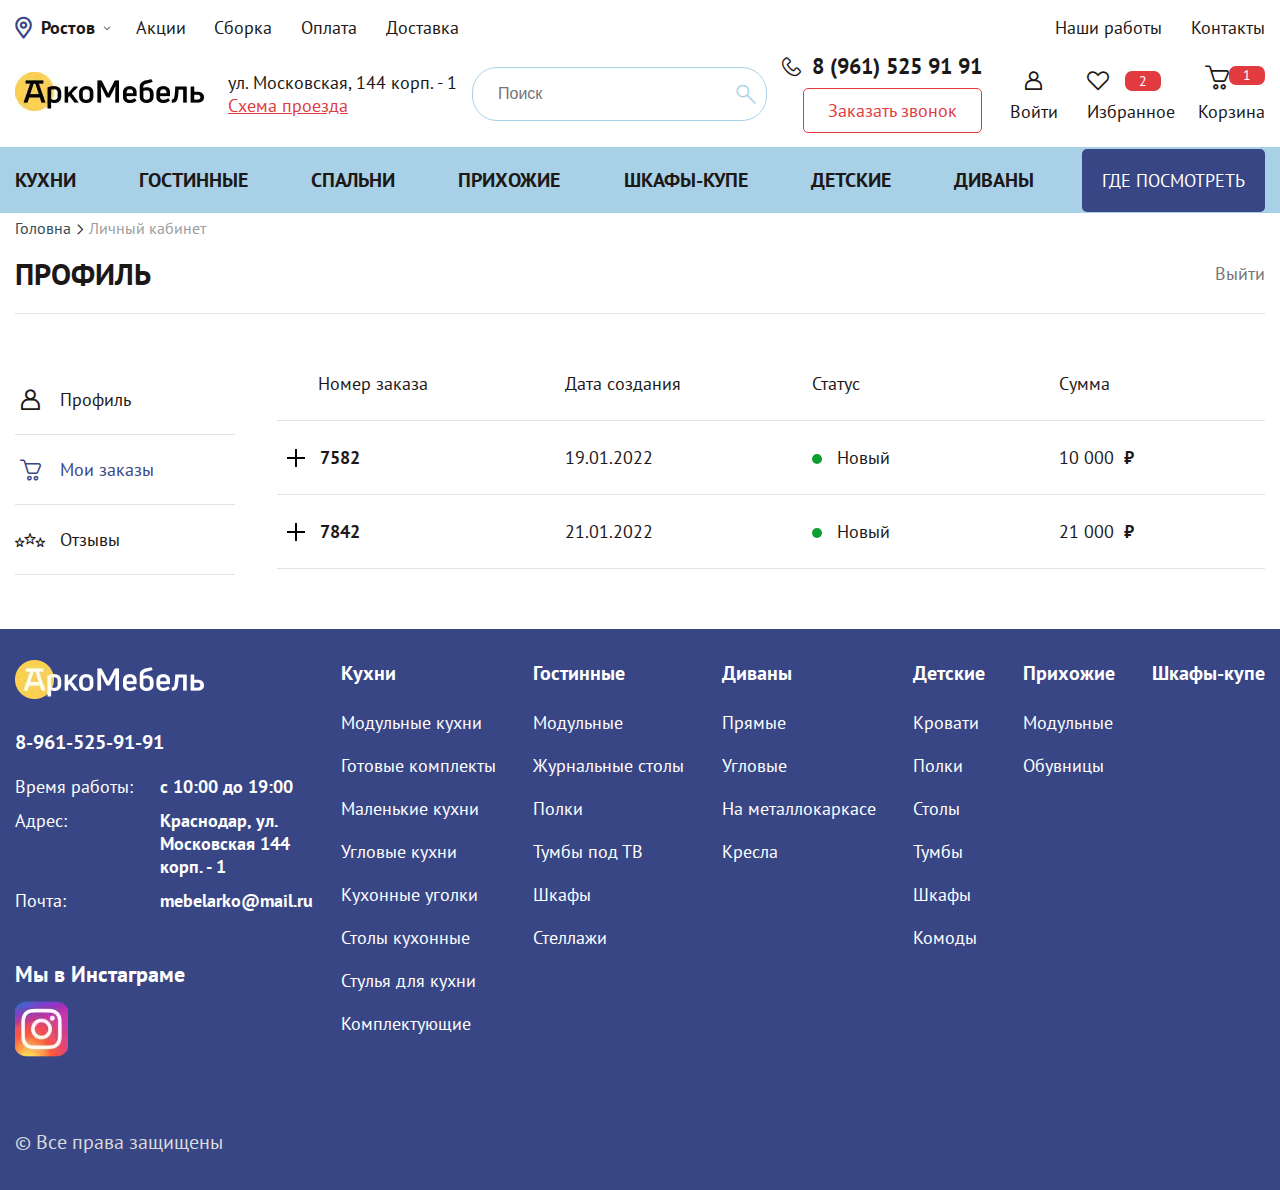
<file: profile.html>
<!DOCTYPE html>
<html lang="ru">
<head>
	<meta charset="UTF-8">
	<meta http-equiv="X-UA-Compatible" content="IE=edge">
	<meta name="viewport" content="width=device-width, initial-scale=1.0">
	<link rel="stylesheet" href="css/style.min.css?_v=20221210150038">
	<link rel="stylesheet" href="https://cdn.jsdelivr.net/npm/swiper@8/swiper-bundle.min.css?_v=20221210150038" />
	<title>АркоМебель - Кухни</title>
</head>

<body>
	<div class="wrapper">
		<header class="header">
	<div class="header__wrapper">
		<div class="header__container">
			<div class="header__top">
				<div class="header__cities header-cities">
					<div class="header-cities__current _icon-location">Ростов</div>
					<ul class="header-cities__available">
						<li class="header-cities__item">
							<a href="" class="header-cities__link">Ростов</a>
						</li>
						<li class="header-cities__item">
							<a href="" class="header-cities__link">Херсон</a>
						</li>
						<li class="header-cities__item">
							<a href="" class="header-cities__link">Київ</a>
						</li>
						<li class="header-cities__item">
							<a href="" class="header-cities__link">Краснодар</a>
						</li>
					</ul>
				</div>
				<div class="header__menu menu">
					<nav class="menu__body">
						<div class="menu__box">
							<ul class="menu__list">
								<li class="menu__item"><a href="" class="menu__link">Акции</a></li>
								<li class="menu__item"><a href="" class="menu__link">Сборка</a></li>
								<li class="menu__item"><a href="" class="menu__link">Оплата</a></li>
								<li class="menu__item"><a href="" class="menu__link">Доставка</a></li>
							</ul>
							<ul class="menu__list">
								<li class="menu__item"><a href="" class="menu__link">Наши работы</a></li>
								<li class="menu__item"><a href="" class="menu__link">Контакты</a></li>
							</ul>
						</div>
					</nav>
				</div>
			</div>
			<div class="header__middle">
				<button type="button" class="menu__icon icon-menu"><span></span></button>
				<a href="" class="header__logo"><picture><source srcset="img/logo.webp" type="image/webp"><img src="img/logo.jpg" alt="Logo_of_site"></picture></a>
				<div class="header__location location-header">
					<div class="location-header__street" data-da=".header-cities__current,1200,1">
						ул. Московская, 144 корп. - 1
					</div>
					<a href="" class="location-header__map">Схема проезда</a>
				</div>
				<form action="" method="get" class="header__search header-search">
					<div class="header-search__wrapper">
						<input type="text" name="search-header" placeholder="Поиск">
						<button type="submit" class="_icon-search"></button>
					</div>
					<button type="button" class="header-search__mobile _icon-search"></button>
				</form>
				<div class="header__phone phone-header">
					<a href="tel:89615259191" class="phone-header__tel _icon-phone" data-da=".menu__box,767,1">8
						(961) 525 91 91</a>
					<a href="tel:89615259191" class="phone-header__tel phone-header__tel_mobile _icon-phone"></a>
					<a href="#popup" data-popup-link type="button" class="phone-header__ordercall" data-da=".menu__box,991,0">
						Заказать <span>обратный</span> звонок
					</a>
				</div>
				<div class="header__actions action-header">
					<a href="#login" data-popup-link class="action-header__login _icon-user" data-da=".menu__box,700,last">
						<span>Войти</span>
					</a>
					<a href="" class="action-header__favorite _icon-favorite" data-da=".menu__box,991,1">
						<div>Избранное<span>2</span></div>
					</a>
					<a href="cart.html" class="action-header__cart _icon-shopping-cart"><span>Корзина</span>
						<div class="action-header__quantity">1</div>
					</a>
				</div>
			</div>
		</div>
		<div class="header__footer footer-header">
			<div class="footer-header__container">
				<ul class="footer-header__categories" data-da=".menu__box,991,0">
					<li class="footer-header__category">
						<a href="category.html" class="footer-header__link _icon-kithen"><span>КУХНИ</span></a>
						<ul class="footer-header__subcategory subcategory-header">
							<li class="subcategory-header__item">
								<a href="" class="subcategory-header__link">Модульные кухни</a>
							</li>
							<li class="subcategory-header__item">
								<a href="" class="subcategory-header__link">Готовые комплекты</a>
							</li>
							<li class="subcategory-header__item">
								<a href="" class="subcategory-header__link">Маленькие кухни</a>
							</li>
							<li class="subcategory-header__item">
								<a href="" class="subcategory-header__link">Угловые кухни</a>
							</li>
							<li class="subcategory-header__item">
								<a href="" class="subcategory-header__link">Кухонные уголки</a>
							</li>
							<li class="subcategory-header__item">
								<a href="" class="subcategory-header__link">Столы кухонные</a>
							</li>
							<li class="subcategory-header__item">
								<a href="" class="subcategory-header__link">Стулья для кухни</a>
							</li>
							<li class="subcategory-header__item">
								<a href="" class="subcategory-header__link">Комплектующие</a>
							</li>
						</ul>
					</li>
					<li class="footer-header__category">
						<a href="" class="footer-header__link _icon-living-room"><span>ГОСТИННЫЕ</span></a>
					</li>
					<li class="footer-header__category">
						<a href="" class="footer-header__link _icon-bed-room"><span>СПАЛЬНИ</span></a>
					</li>
					<li class="footer-header__category">
						<a href="" class="footer-header__link _icon-triple-waredrope"><span>ПРИХОЖИЕ</span></a>
						<ul class="footer-header__subcategory subcategory-header">
							<li class="subcategory-header__item">
								<a href="" class="subcategory-header__link">Модульные</a>
							</li>
							<li class="subcategory-header__item">
								<a href="" class="subcategory-header__link">Обувницы</a>
							</li>
						</ul>
					</li>
					<li class="footer-header__category">
						<a href="" class="footer-header__link _icon-cupboard-cabinet-storage-furniture">
							<span>ШКАФЫ-КУПЕ</span>
						</a>
					</li>
					<li class="footer-header__category">
						<a href="" class="footer-header__link _icon-bunk-bed"><span>ДЕТСКИЕ</span></a>
						<ul class="footer-header__subcategory subcategory-header">
							<li class="subcategory-header__item">
								<a href="" class="subcategory-header__link">Кровати</a>
							</li>
							<li class="subcategory-header__item">
								<a href="" class="subcategory-header__link">Полки</a>
							</li>
							<li class="subcategory-header__item">
								<a href="" class="subcategory-header__link">Столы</a>
							</li>
							<li class="subcategory-header__item">
								<a href="" class="subcategory-header__link">Тумбы</a>
							</li>
							<li class="subcategory-header__item">
								<a href="" class="subcategory-header__link">Шкафы</a>
							</li>
							<li class="subcategory-header__item">
								<a href="" class="subcategory-header__link">Комоды</a>
							</li>
						</ul>
					</li>
					<li class="footer-header__category">
						<a href="" class="footer-header__link _icon-double-sofa"><span>ДИВАНЫ</spa></a>
					</li>
				</ul>
				<a href="" class="footer-header__wherelook _icon-map" data-da=".header__location,1200,0"><span>ГДЕ ПОСМОТРЕТЬ</span></a>
			</div>
		</div>
	</div>
</header>
		<main class="page">
			<div class="breadcrumbs">
				<div class="breadcrumbs__container">
					<ul class="breadcrumbs__list">
						<li class="breadcrumbs__item"><a href="/" class="breadcrumbs__link">Головна</a></li>
						<li class="breadcrumbs__item">
							<span class="breadcrumbs__link breadcrumbs__link_current">Личный кабинет</span>
						</li>
					</ul>
				</div>
			</div>
			<section class="page__profile profile">
				<div class="profile__container">
					<div class="profile__header">
						<h4 class="profile__title section-title">ПРОФИЛЬ</h4>
						<form action="#" method="post" class="profile__logout">
							<button type="submit" class="profile__btn">Выйти</button>
						</form>
					</div>
					<div data-tabs class="profile__body">
						<ul data-tabs-titles class="profile__navigation navigation-profile">
							<button type="button" class="navigation-profile__title _icon-user "><span>Профиль</span></button>
							<button type="button" class="navigation-profile__title _icon-shopping-cart _tab-active"><span>Мои заказы</span></button>
							<button type="button" class="navigation-profile__title _icon-reviews"><span>Отзывы</span></button>
						</ul>
						<div data-tabs-body class="profile__content content-profile">
							<div class="content-profile__body">
								<form action="#" method="get" class="content-profile__form form-profile">
									<div class="form-profile__column">
										<div class="form-profile__title">ЛИЧНЫЕ ДАННЫЕ</div>
										<div class="form-profile__row">
											<label for="name" class="form-profile__label form-label">Имя<small>*</small></label>
											<input type="text" name="name" id="name" autocomplete="off" placeholder="Иван" class="form-profile__input form-input">
										</div>
										<div class="form-profile__row">
											<label for="middlename" class="form-profile__label form-label">Отчество</label>
											<input type="text" name="middlename" id="middlename" autocomplete="off" placeholder="Иванович" class="form-profile__input form-input">
										</div>
										<div class="form-profile__row">
											<label for="lastname" class="form-profile__label form-label">Фамилия<small>*</small></label>
											<input type="text" name="lastname" id="lastname" autocomplete="off" placeholder="Иванов" class="form-profile__input form-input">
										</div>
										<div class="form-profile__row">
											<label for="phone" class="form-profile__label form-label">Телефон<small>*</small></label>
											<input type="text" name="phone" id="phone" autocomplete="off" placeholder="+7 (495) 283 65 95" class="form-profile__input form-input">
										</div>
										<div class="form-profile__row">
											<label for="phone" class="form-profile__label form-label">E-mail<small>*</small></label>
											<input type="text" name="phone" id="phone" autocomplete="off" placeholder="ivanov@gmail.com" class="form-profile__input form-input">
										</div>
										<div class="form-profile__row">
											<label for="changepassword" class="form-profile__label form-label">Пароль<small>*</small></label>
											<input type="button" id="changepassword" class="form-profile__input form-profile__input_btn" value="СМЕНИТЬ ПАРОЛЬ">
										</div>
									</div>
									<div class="form-profile__column">
										<div class="form-profile__title">АДРЕС ДОСТАВКИ</div>
										<div class="form-profile__row">
											<label for="lacation" class="form-profile__label form-label">Регион<small>*</small></label>
											<input type="text" name="lacation" id="lacation" autocomplete="off" placeholder="Київська область" class="form-profile__input form-input">
										</div>
										<div class="form-profile__row">
											<label for="street" class="form-profile__label form-label">Улица<small>*</small></label>
											<input type="text" name="street" id="street" autocomplete="off" placeholder="Київська" class="form-profile__input form-input">
										</div>
										<div class="form-profile__row">
											<label for="city" class="form-profile__label form-label">Город<small>*</small></label>
											<input type="text" name="city" id="city" autocomplete="off" placeholder="Київ" class="form-profile__input form-input">
										</div>
										<div class="form-profile__row">
											<label for="home_number" class="form-profile__label form-label">Дом<small>*</small></label>
											<input type="text" name="home_number" id="home_number" autocomplete="off" placeholder="18" class="form-profile__input form-input">
										</div>
										<div class="form-profile__row">
											<div class="form-profile__text">* - поля, обязательные для заполнения</div>
										</div>
									</div>
									<div class="form-profile__row">
										<button type="submit" class="form-profile__button button_bg">СОХРАНИТЬ ИЗМЕНЕНИЯ</button>
									</div>
								</form>
							</div>
							<div class="content-profile__body">
								<div class="content-profile__orders orders-profile">
									<!-- <div class="orders-profile__empty">
										<div class="orders-profile__title section-title">Нет оформленных заказов</div>
										<a href="" class="orders-profile__catalog button button_bg">ПЕРЕЙТИ В КАТАЛОГ</a>
									</div> -->
									<div class="orders-profile__row">
										<div class="orders-profile__label">Номер заказа</div>
										<div class="orders-profile__label">Дата создания</div>
										<div class="orders-profile__label">Статус</div>
										<div class="orders-profile__label">Сумма</div>
									</div>
									<div data-spollers class="orders-profile__items">
										<div class="orders-profile__item item-order-profile">
											<button data-spoller type="button" class="item-order-profile__title">
												<div class="item-order-profile__element item-order-profile__element_number">7582</div>
												<div class="item-order-profile__element">19.01.2022</div>
												<div class="item-order-profile__element item-order-profile__element_status-new">Новый</div>
												<div class="item-order-profile__element item-order-profile__element_total">10 000</div>
											</button>
											<div class="item-order-profile__body">
												<div class="item-order-profile__products">
													<div class="item-order-profile__product product-item-order-profile">
														<div class="product-item-order-profile__image">
															<picture><source srcset="img/products/02.webp" type="image/webp"><img src="img/products/02.jpg" alt="Кухня Готовая Вега белый"></picture>
														</div>
														<div class="product-item-order-profile__body">
															<a href="" class="product-item-order-profile__title">Кухня Готовая Вега белый 2000</a>
															<div class="product-item-order-profile__info">
																<div class="product-item-order-profile__quantity">1 шт</div>
																<div class="product-item-order-profile__total">17 168 руб.</div>
															</div>
														</div>
													</div>
												</div>
												<div class="item-order-profile__services services-order-profile">
													<div class="services-order-profile__item">
														<div class="services-order-profile__icon services-order-profile__icon_del">
															<img src="img/icons/delivery.svg" alt="delivery">
														</div>
														<div class="services-order-profile__body">
															<div class="services-order-profile__label">
																<p>Доставка по городу по адресу:</p>
																<p>РФ г Краснодар, ул. Московская 144 корпус-1 (ЖК Светлый)</p>
															</div>
															<div class="services-order-profile__price">800 руб.</div>
														</div>
													</div>
												</div>
											</div>
										</div>
										<div class="orders-profile__item item-order-profile">
											<button data-spoller type="button" class="item-order-profile__title">
												<div class="item-order-profile__element item-order-profile__element_number">7842</div>
												<div class="item-order-profile__element">21.01.2022</div>
												<div class="item-order-profile__element item-order-profile__element_status-new">Новый</div>
												<div class="item-order-profile__element item-order-profile__element_total">21 000</div>
											</button>
											<div class="item-order-profile__body">
												<div class="item-order-profile__products">
													<div class="item-order-profile__product product-item-order-profile">
														<div class="product-item-order-profile__image">
															<picture><source srcset="img/products/02.webp" type="image/webp"><img src="img/products/02.jpg" alt="Кухня Готовая Вега белый"></picture>
														</div>
														<div class="product-item-order-profile__body">
															<a href="" class="product-item-order-profile__title">Кухня Готовая Вега белый 2000</a>
															<div class="product-item-order-profile__info">
																<div class="product-item-order-profile__quantity">2 шт</div>
																<div class="product-item-order-profile__total">28 168 руб.</div>
															</div>
														</div>
													</div>
													<div class="item-order-profile__product product-item-order-profile">
														<div class="product-item-order-profile__image">
															<picture><source srcset="img/products/02.webp" type="image/webp"><img src="img/products/02.jpg" alt="Кухня Готовая Вега белый"></picture>
														</div>
														<div class="product-item-order-profile__body">
															<a href="" class="product-item-order-profile__title">Кухня Готовая Вега белый 2000</a>
															<div class="product-item-order-profile__info">
																<div class="product-item-order-profile__quantity">12 шт</div>
																<div class="product-item-order-profile__total">117 168 руб.</div>
															</div>
														</div>
													</div>
												</div>
												<div class="item-order-profile__services services-order-profile">
													<div class="services-order-profile__item">
														<div class="services-order-profile__icon services-order-profile__icon_del">
															<img src="img/icons/delivery.svg" alt="delivery">
														</div>
														<div class="services-order-profile__body">
															<div class="services-order-profile__label">
																<p>Доставка по городу по адресу:</p>
																<p>РФ г Краснодар, ул. Московская 144 корпус-1 (ЖК Светлый)</p>
															</div>
															<div class="services-order-profile__price">800 руб.</div>
														</div>
													</div>
													<div class="services-order-profile__item">
														<div class="services-order-profile__icon">
															<img src="img/icons/delivery.svg" alt="delivery">
														</div>
														<div class="services-order-profile__body">
															<div class="services-order-profile__label">
																<p>Доставка по городу по адресу:</p>
																<p>РФ г Краснодар, ул. Московская 144 корпус-1 (ЖК Светлый)</p>
															</div>
															<div class="services-order-profile__price">28 000 руб.</div>
														</div>
													</div>
												</div>
											</div>
										</div>
									</div>
								</div>
							</div>
							<div class="content-profile__body">
								<div class="content-profile__reviews reviews-profile">
									<div class="reviews-profile__title section-title">Вы не оставиляли отзывов</div>
									<a href="" class="reviews-profile__add-review button button_bg">ПЕРЕЙТИ В КАТАЛОГ</a>
								</div>
							</div>
						</div>
					</div>
				</div>
			</section>
		</main>
		<footer class="footer">
	<div class="footer__container">
		<div class="footer__info info-footer">
			<a href="" class="footer__logo">
				<picture><source srcset="img/footer_logo.webp" type="image/webp"><img src="img/footer_logo.png" alt="Logo of site Arko furniture" /></picture>
			</a>
			<a href="tel:89615259191" class="info-footer__phone _icon-phone">8-961-525-91-91</a>
			<button type="button" class="info-footer__ordercall">
				Заказать звонок
			</button>
			<div class="info-footer__body">
				<li class="info-footer__item">
					<div class="info-footer__label">Время работы:</div>
					<div class="info-footer__value">с 10:00 до 19:00</div>

				</li>
				<li class="info-footer__item">
					<div class="info-footer__label">Адрес:</div>
					<div class="info-footer__value">Краснодар, ул. Московская 144 корп. - 1</div>

				</li>
				<li class="info-footer__item">
					<div class="info-footer__label">Почта:</div>
					<div class="info-footer__value">
						<a href="mailto:mebelarko@mail.ru" class="info-footer__link">mebelarko@mail.ru</a>
					</div>

				</li>
			</div>
			<ul class="footer__socials footer-social">
				<li class="footer-social__item">
					<div class="footer-social__label">Мы в Инстаграме</div>
					<a href="" class="footer-social__link">
						<picture><source srcset="img/footer_socials/instagram.webp" type="image/webp"><img src="img/footer_socials/instagram.png" alt="" /></picture>
					</a>
				</li>
			</ul>
			<div class="footer__copyright">© Все права защищены</div>
		</div>
		<div class="footer__categories footer-categories" data-da=".footer__info,600,4">
			<nav class="footer-categories__body">
				<ul class="footer-categories__list">
					<li class="footer-categories__item">
						<a href="" class="footer-categories__link">Кухни</a>
						<ul class="footer-categories__submenu submenu-footer">
							<li class="submenu-footer__item">
								<a href="" class="submenu-footer__link">Модульные кухни</a>
							</li>
							<li class="submenu-footer__item">
								<a href="" class="submenu-footer__link">Готовые комплекты</a>
							</li>
							<li class="submenu-footer__item">
								<a href="" class="submenu-footer__link">Маленькие кухни</a>
							</li>
							<li class="submenu-footer__item">
								<a href="" class="submenu-footer__link">Угловые кухни</a>
							</li>
							<li class="submenu-footer__item">
								<a href="" class="submenu-footer__link">Кухонные уголки</a>
							</li>
							<li class="submenu-footer__item">
								<a href="" class="submenu-footer__link">Столы кухонные</a>
							</li>
							<li class="submenu-footer__item">
								<a href="" class="submenu-footer__link">Стулья для кухни</a>
							</li>
							<li class="submenu-footer__item">
								<a href="" class="submenu-footer__link">Комплектующие</a>
							</li>
						</ul>
					</li>
					<li class="footer-categories__item">
						<a href="" class="footer-categories__link">Гостинные</a>
						<ul class="footer-categories__submenu submenu-footer">
							<li class="submenu-footer__item">
								<a href="" class="submenu-footer__link">Модульные</a>
							</li>
							<li class="submenu-footer__item">
								<a href="" class="submenu-footer__link">Журнальные столы</a>
							</li>
							<li class="submenu-footer__item">
								<a href="" class="submenu-footer__link">Полки</a>
							</li>
							<li class="submenu-footer__item">
								<a href="" class="submenu-footer__link">Тумбы под ТВ</a>
							</li>
							<li class="submenu-footer__item">
								<a href="" class="submenu-footer__link">Шкафы</a>
							</li>
							<li class="submenu-footer__item">
								<a href="" class="submenu-footer__link">Стеллажи</a>
							</li>
						</ul>
					</li>
					<li class="footer-categories__item">
						<a href="" class="footer-categories__link">Диваны</a>
						<ul class="footer-categories__submenu submenu-footer">
							<li class="submenu-footer__item">
								<a href="" class="submenu-footer__link">Прямые</a>
							</li>
							<li class="submenu-footer__item">
								<a href="" class="submenu-footer__link">Угловые</a>
							</li>
							<li class="submenu-footer__item">
								<a href="" class="submenu-footer__link">На металлокаркасе</a>
							</li>
							<li class="submenu-footer__item">
								<a href="" class="submenu-footer__link">Кресла</a>
							</li>
						</ul>
					</li>
					<li class="footer-categories__item">
						<a href="" class="footer-categories__link">Детские</a>
						<ul class="footer-categories__submenu submenu-footer">
							<li class="submenu-footer__item">
								<a href="" class="submenu-footer__link">Кровати</a>
							</li>
							<li class="submenu-footer__item">
								<a href="" class="submenu-footer__link">Полки</a>
							</li>
							<li class="submenu-footer__item">
								<a href="" class="submenu-footer__link">Столы</a>
							</li>
							<li class="submenu-footer__item">
								<a href="" class="submenu-footer__link">Тумбы</a>
							</li>
							<li class="submenu-footer__item">
								<a href="" class="submenu-footer__link">Шкафы</a>
							</li>
							<li class="submenu-footer__item">
								<a href="" class="submenu-footer__link">Комоды</a>
							</li>
						</ul>
					</li>
					<li class="footer-categories__item">
						<a href="" class="footer-categories__link">Прихожие</a>
						<ul class="footer-categories__submenu submenu-footer">
							<li class="submenu-footer__item">
								<a href="" class="submenu-footer__link">Модульные</a>
							</li>
							<li class="submenu-footer__item">
								<a href="" class="submenu-footer__link">Обувницы</a>
							</li>
						</ul>
					</li>
					<li class="footer-categories__item">
						<a href="" class="footer-categories__link">Шкафы-купе</a>
					</li>
				</ul>
			</nav>
			<nav class="footer__menu footer-menu">
				<ul class="footer-menu__list">
					<li class="footer-menu__item"><a href="" class="footer-menu__link">Контакты</a></li>
					<li class="footer-menu__item"><a href="" class="footer-menu__link">Доставка и оплата</a></li>
					<li class="footer-menu__item"><a href="" class="footer-menu__link">Сборка</a></li>
					<li class="footer-menu__item"><a href="" class="footer-menu__link">Гарантии</a></li>
					<li class="footer-menu__item"><a href="" class="footer-menu__link">Акции</a></li>
					<li class="footer-menu__item"><a href="" class="footer-menu__link">Наши работы</a></li>
					<li class="footer-menu__item"><a href="" class="footer-menu__link">Политика конфиденциальности</a>
					</li>
				</ul>
			</nav>
		</div>
	</div>
</footer>
	</div>
	<div id="popup" class="popup">
	<div class="popup__body">
		<div class="popup__content popup__content_form">
			<a href="#" class="popup__close close-popup"></a>
			<form action="#" method="get" class="popup-form form">
				<h3 class="popup-form__title section-title">ЗАКАЗАТЬ ОБРАТНЫЙ ЗВОНОК</h3>
				<div class="popup-form__row">
					<label for="name" class="popup-form__label form-label">Имя*</label>
					<input id="name" type="text" data-error="Это поле обязательно для заполнения" data-required class="popup-form__input form-input" name="name" placeholder="Иван">
				</div>
				<div class="popup-form__row">
					<label for="phone" class="popup-form__label form-label">Телефон*</label>
					<input id="phone" type="tel" data-error="Это поле обязательно для заполнения" data-required="phone" class="popup-form__input form-input" name="phone" placeholder="+7 (000) 000 00 00">
				</div>
				<div class="popup-form__text">* - поля, обязательные для заполнения</div>
				<button type="submit" class="popup-form__btn button button_bg">ОТПРАВИТЬ ЗАЯВКУ</button>
			</form>
		</div>
	</div>
</div>
<div id="login" class="popup">
	<div class="popup__body">
		<div class="popup__content popup__content_form">
			<a href="#" class="popup__close close-popup"></a>
			<form action="#" method="get" class="popup-form form">
				<h3 class="popup-form__title popup-form__title_cnt section-title">ВХОД</h3>
				<div class="popup-form__row">
					<label for="email" class="popup-form__label form-label">Телефон*</label>
					<input id="email" type="tel" autocomplete="off" class="popup-form__input form-input" data-error="Это поле обязательно для заполнения" data-required="phone" name="form[]" placeholder="+7 (000) 000 00 00">
				</div>
				<div class="popup-form__row">
					<label for="password" class="popup-form__label form-label">Пароль*</label>
					<div class="popup-form__input-password">
						<input id="password" type="password" autocomplete="off" class="popup-form__input form-input" data-error="Please enter at least 8 characters" data-required="min-length:8" name="password" placeholder="**********">
						<button type="button" class="popup-form__input-show"></button>
					</div>
				</div>
				<a href="#" class="popup-form__link">Забыли пароль?</a>
				<div class="popup-form__row popup-form__row_actions">
					<div class="popup-form__actions actions-popup">
						<span class="actions-popup__label">Авторизоваться через</span>
						<a href="#" class="actions-popup__link actions-popup__link_google"></a>
						<a href="#" class="actions-popup__link actions-popup__link_facebook"></a>
					</div>
				</div>
				<button type="submit" class="popup-form__btn popup-form__btn_fw button button_bg">ВОЙТИ</button>
			</form>
		</div>
	</div>
</div>
	<script src="https://cdn.jsdelivr.net/npm/swiper@8/swiper-bundle.min.js?_v=20221210150038"></script>
	<script src="js/app.min.js?_v=20221210150038"></script>
</body>

</html>
</file>
<file: css/style.min.css>
@charset "UTF-8";@import url(https://fonts.googleapis.com/css?family=PT+Sans:regular,700&display=swap);@font-face{font-family:icons;font-display:swap;src:url(../fonts/icons.woff2) format("woff2"),url(../fonts/icons.woff) format("woff");font-weight:400;font-style:normal}.breadcrumbs__item:not(:last-child)::before,.footer-header__category:has(.footer-header__subcategory) a.footer-header__link::after,.header-cities__current::after,.header-cities__item:first-child>a[class=header-cities__link]::after,.header-cities__item:first-child>a[class=header-cities__link]::before,[class*=_icon-]:before{font-family:icons;font-style:normal;font-weight:400;font-variant:normal;text-transform:none;line-height:1;-webkit-font-smoothing:antialiased;-moz-osx-font-smoothing:grayscale}[class*=_icon-]:before{display:block}._icon-reviews:before{content:"\e917"}._icon-favorive-background:before{content:"\e916";color:#e13b3f}._icon-arrow-bottom:before{content:"\e900"}._icon-bed-room:before{content:"\e901"}._icon-bunk-bed:before{content:"\e902"}._icon-cupboard-cabinet-storage-furniture:before{content:"\e903"}._icon-deliver:before{content:"\e904"}._icon-dining-room:before{content:"\e905"}._icon-double-sofa:before{content:"\e906"}._icon-favorite:before{content:"\e907"}._icon-kithen:before{content:"\e908"}._icon-living-room:before{content:"\e909"}._icon-location:before{content:"\e90a"}._icon-long-slider-arrow:before{content:"\e90b"}._icon-low-price:before{content:"\e90c"}._icon-map:before{content:"\e90d"}._icon-phone:before{content:"\e90e"}._icon-search:before{content:"\e90f"}._icon-shopping-cart:before{content:"\e910"}._icon-slider-arrow:before,.breadcrumbs__item:not(:last-child):before{content:"\e911"}._icon-triple-waredrope:before{content:"\e912"}._icon-upload-file:before{content:"\e913"}._icon-user:before{content:"\e914"}._icon-warranty:before{content:"\e915"}[class*=-ibg]{position:relative}[class*=-ibg] img{position:absolute;top:0;left:0;width:100%;height:100%;-o-object-fit:cover;object-fit:cover;-o-object-position:center;object-position:center}[class*=-ibg_contain] img{-o-object-fit:contain;object-fit:contain}.ibg{background-position:center;background-size:contain;background-repeat:no-repeat;position:relative}.ibg img{width:0;height:0;position:absolute;top:0;left:0;opacity:0;visibility:hidden}h1,h2,h3,h4,h5,h6{margin:0;padding:0}button{padding:0;border:none;font:inherit;color:inherit;background-color:transparent}*,::after,::before{margin:0;padding:0;box-sizing:border-box}li{list-style:none}a{text-decoration:none;color:inherit}.page__categories{margin-bottom:calc(30px + 50 * ((100vw - 320px)/ 1600))}.page__products-also{margin-bottom:calc(30px + 30 * ((100vw - 320px)/ 1600))}.page__catalog{margin-bottom:calc(30px + 20 * ((100vw - 320px)/ 1600))}.page__products-similar{margin-bottom:calc(30px + 30 * ((100vw - 320px)/ 1600))}.section-title{font-size:1.875rem;text-transform:uppercase;font-weight:700;line-height:1.3}.button{text-transform:uppercase;color:#384685;font-size:1.5625rem;line-height:1.28;padding:.9375rem 1.25rem;border:1px solid #384685;border-radius:.3125rem;transition:all .3s ease 0s;cursor:pointer}.button_bg{font-weight:700;color:#fff;background-color:#384685;border:1px solid #384685;transition:all .3s ease 0s}.product-item{height:100%;position:relative;border-radius:.3125rem}.product-item__box{padding:.625rem .9375rem;height:100%;background-color:#fff;box-shadow:.0625rem .0625rem .625rem .0625rem rgba(0,0,0,.05);transition:all .3s ease 0s}.product-item__slider{min-width:0}.product-item__body{flex:1 1 auto;display:flex;flex-direction:column}.product-item__title{flex:1 1 auto;line-height:1.2777777778;color:#000;transition:color .3s ease 0s}.product-item__title:not(:last-child){margin:0 0 1.5625rem 0}.product-item .about-product-mobile__fuature{font-size:1rem;display:grid;grid-template-columns:auto 1fr;-moz-column-gap:.75rem;column-gap:.75rem;color:#626262}.product-item .about-product-mobile__fuature:not(:last-child){margin:0 0 .3125rem 0}.product-item .about-product-mobile__label{line-height:1.2777777778}.product-item .about-product-mobile__value{font-size:1rem;line-height:1.3125}.slider-product{margin-bottom:1.25rem;transition:all .3s ease 0s;width:100%}.slider-product__swiper{min-width:0}.slider-product__slide{height:auto}.slider-product__image{display:block;position:relative;padding-bottom:77%}.slider-product__image img{position:absolute;top:0;left:0;width:100%;height:100%;-o-object-fit:cover;object-fit:cover}.slider-product__controls{display:flex}.slider-product__button{height:2.5rem;width:1.875rem;color:#fff;cursor:pointer;position:absolute;top:50%;transform:translateY(-50%);z-index:2;transition:color .3s ease 0s}.slider-product__button::before{font-size:1.125rem}.slider-product__button_left{left:0}.slider-product__button_right{right:0}.slider-product__button_right::before{transform:rotate(-180deg)}.slider-product__button.swiper-button-disabled{color:rgba(255,255,255,.5);cursor:default}.slider-product__pagination{display:flex;justify-content:space-between;transition:all .3s ease 0s}.slider-product__pagination .swiper-pagination-bullet{width:100%;height:.5rem;border-radius:.125rem;border:.0625rem solid #384685;background-color:#384685!important}.slider-product__pagination .swiper-pagination-bullet-active{background-color:#384685}.colors-product{display:grid;row-gap:.9375rem}.colors-product_card{display:none;align-items:center;-moz-column-gap:.75rem;column-gap:.75rem}.colors-product__label{line-height:1.2777777778}.colors-product__list{display:flex;align-items:center;-moz-column-gap:.75rem;column-gap:.75rem;overflow:auto}.colors-product__item{flex:0 0 1.75rem;width:1.75rem;height:1.75rem;border-radius:.125rem}.colors-product__item_bs{flex:0 0 2.5rem;width:2.5rem;height:2.5rem}.colors-product__link{display:block;height:100%;border-radius:.125rem}.colors-product__link.active{border:.09375rem solid #384685}.prices-product{display:flex;align-items:center;-moz-column-gap:.75rem;column-gap:.75rem;border-top:1px solid #e2e2e2;border-bottom:1px solid #e2e2e2;padding:1rem 0}.prices-product:not(:last-child){margin:0 0 1.25rem 0}.prices-product__old{font-weight:700;line-height:1.2777777778;color:#bdbdbd;text-decoration-line:line-through}.prices-product__current{font-weight:700;font-size:1.5625rem;line-height:1.28;color:#000}.actions-product{display:flex;align-items:center;-moz-column-gap:calc(12px + 20 * ((100vw - 320px)/ 1600));column-gap:calc(12px + 20 * ((100vw - 320px)/ 1600));transition:all .3s ease 0s}.actions-product__buy{cursor:pointer;border:.0625rem solid #384685;border-radius:.3125rem;width:100%;font-weight:700;font-size:1.25rem;line-height:1.3;padding:.8125rem .3125rem;transition:all .3s ease 0s}.actions-product__addtofavorite{display:block;font-weight:700;cursor:pointer;position:relative}.actions-product__addtofavorite::before{font-size:1.8125rem;color:#e13b3f;font-weight:700}.actions-product__addtofavorite:hover::before{font-size:0}.no-webp .actions-product__addtofavorite:hover::after{background:url(../img/favorite-icon.png) top left no-repeat}.actions-product__addtofavorite:hover::after{content:"";display:block;width:2.09375rem;height:1.8125rem;z-index:3}.actions-product__addtofavorite:hover .actions-product__box{opacity:1;visibility:visible}.actions-product__box{position:absolute;bottom:2.5rem;left:-1.5rem;width:11.25rem;height:3.4375rem;box-shadow:2px 2px 5px rgba(0,0,0,.1);border-radius:.125rem;background-color:#fff;z-index:2;opacity:0;visibility:hidden}.actions-product__hint{position:absolute;top:0;left:0;width:100%;height:100%;display:flex;align-items:center;justify-content:center;font-size:.875rem;line-height:1.2857142857;padding:.125rem .3125rem;color:#757575;background-color:#fff}.actions-product__hint::before{content:"";position:absolute;left:2.125rem;bottom:-.3125rem;width:1.25rem;height:1.25rem;background-color:#fff;transform:rotate(-45deg);z-index:-1;box-shadow:-2px 4px 5px rgba(0,0,0,.1);border-radius:.125rem}.about-product{display:none}.about-product__label{line-height:1.2777777778}.about-product__value{font-size:1rem;line-height:1.3125}.about-product__value_size{display:flex;flex-wrap:wrap;-moz-column-gap:.5rem;column-gap:.5rem}.labels-product{display:flex;align-items:center;flex-wrap:wrap;position:absolute;-moz-column-gap:.75rem;column-gap:.75rem;row-gap:.3125rem;top:.625rem;left:.875rem;height:1.875rem;margin-right:.3125rem;z-index:2}.labels-product__item{display:flex;flex-direction:column;align-items:center;justify-content:center;padding:.125rem 1.0625rem;height:1.875rem;border-radius:.3125rem;color:#fff;font-size:1rem;line-height:1.3125}.labels-product__sale{border-top-left-radius:1.875rem 1.5625rem;border-bottom-left-radius:1.875rem 1.5625rem;border-top-right-radius:.625rem;border-bottom-right-radius:.625rem;padding:.1875rem .625rem .1875rem 1.25rem;min-width:3.75rem;background-color:#e13b3f;position:relative}.labels-product__sale::before{content:"";position:absolute;top:50%;left:.4375rem;height:.5rem;width:.5rem;background-color:#fff;border-radius:50%;transform:translate(0,-50%)}.labels-product__hit{font-size:.875rem;background-color:#0e9f2e}.products__header{display:flex;align-items:center;gap:.9375rem}.products__header:not(:last-child){margin:0 0 1.5625rem 0}.products__title{flex:1 1 auto}.products__slider-body{margin:0 -.9375rem;position:relative}.products__slider{padding:.625rem .9375rem!important;position:static!important}.products__slide{height:auto!important}.controls-products__button{display:flex;align-items:center;justify-content:center;width:3.75rem;height:3.75rem;border-radius:50%;background-color:#fff;box-shadow:2px 2px 8px 1px rgba(0,0,0,.1);cursor:pointer}.controls-products__button::before{font-size:1rem;font-weight:700;color:#384685}.controls-products__button.swiper-button-disabled::before{color:#bdbdbd;cursor:default}.controls-products__button_left::before{transform:rotate(-180deg);margin-bottom:.125rem}.breadcrumbs{margin-top:.3125rem;margin-bottom:.9375rem}.breadcrumbs__list{display:flex;align-items:center;-moz-column-gap:.375rem;column-gap:.375rem;overflow-x:auto}.breadcrumbs__item{display:flex;flex-direction:row-reverse;align-items:center}.breadcrumbs__item:not(:last-child)::before{transform:rotate(-180deg);font-size:.625rem;margin-left:.375rem}.breadcrumbs__link{white-space:nowrap;color:#384d54;font-size:1rem;line-height:1.3125;transition:color .3s ease 0s}.breadcrumbs__link_current{color:#9c9e9f}.tabs-title{font-weight:700;font-size:1.25rem;line-height:1.3}.categories__title:not(:last-child){margin-bottom:calc(15px + 26 * ((100vw - 320px)/ 1600))}.categories__list{display:flex;align-items:center;flex-wrap:wrap;-moz-column-gap:calc(10px + 25 * ((100vw - 320px)/ 1600));column-gap:calc(10px + 25 * ((100vw - 320px)/ 1600));row-gap:.9375rem}.categories__list_catalog{-moz-column-gap:.9375rem;column-gap:.9375rem}.categories__list_catalog .categories__link{font-size:1rem}.categories__link{display:flex;align-items:center;justify-content:center;border:.0625rem solid #384685;border-radius:.3125rem;padding:.625rem 1.5625rem;transition:all .3s ease 0s;text-transform:uppercase;transition:all .3s ease 0s;line-height:1.2777777778}.categories__link_active{background-color:#384685;color:#fff}.popup-form__title:not(:last-child){margin-bottom:.9375rem}.popup-form__title_cnt{text-align:center}.popup-form__input-password{position:relative}.popup-form__row{position:relative}.popup-form__row:not(:last-child){margin:0 0 .9375rem 0}.popup-form__row_actions{text-align:center}.popup-form__row_actions:not(:last-child){margin:0 0 1.5625rem 0}.popup-form__label{display:inline-block}.popup-form__label:not(:last-child){margin:0 0 .625rem 0}.popup-form__input-show{display:inline-block;position:absolute;top:50%;transform:translate(0,-50%);right:22px;width:1.375rem;height:.75rem;background:url(../img/icons/see_pasord.svg) center/cover no-repeat;cursor:pointer}.popup-form__text{margin-bottom:.625rem}.popup-form__text:not(:last-child){margin:0 0 .9375rem 0}.popup-form__link{font-size:1rem;color:#939393}.popup-form__btn_fw{width:100%}.actions-popup{display:flex;align-items:center;justify-content:center;-moz-column-gap:1.25rem;column-gap:1.25rem}.actions-popup__link{display:inline-block}.no-webp .actions-popup__link_google{background:url(../img/icons/google.png) center/cover no-repeat}.actions-popup__link_google{height:1.3125rem;width:1.3125rem}.no-webp .actions-popup__link_facebook{background:url(../img/icons/facebook.png) center/cover no-repeat}.actions-popup__link_facebook{height:1.3125rem;width:1.3125rem}body{font-family:"PT Sans";font-weight:400;font-size:1.125rem;color:#1d1818;box-sizing:border-box}body._lock{overflow:hidden;touch-action:none}body,html{height:100%}.wrapper{min-height:100%;display:flex;flex-direction:column;overflow:hidden}.wrapper>main{flex:1 1 auto}[class*=__container]{max-width:96.875rem;width:100%;margin:0 auto;padding:0 .9375rem}.quantity{display:flex;align-items:center;height:1.875rem}.quantity__button{display:inline-block;flex:0 0 1.6875rem}.quantity__input{border:0;padding:0 .625rem;text-align:center;width:4.375rem;height:1.875rem;font-size:1.25rem;background-color:#fbfbfb;flex:1 1 auto}.about-us{margin-bottom:100px}.about-us__title:not(:last-child){margin:0 0 .9375rem 0}.about-us__label{font-size:1.75rem;line-height:1.5714285714;color:#434444}.about-us__label:not(:last-child){margin-bottom:30px;line-height:1.1428571429;font-size:1.5rem}.block-about-us{display:flex;align-items:center;-moz-column-gap:2.1875rem;column-gap:2.1875rem;row-gap:.9375rem}.block-about-us:not(:last-child){margin-bottom:70px}.block-about-us__column{flex:1 1 auto}.block-about-us__title:not(:last-child){margin-bottom:40px}.block-about-us__text{line-height:1.5555555556}.block-about-us__text p:not(:last-child){margin:0 0 1.25rem 0}.block-about-us__image{position:relative}.block-about-us__image_decor1 img{box-shadow:2px 2px 10px 1px rgba(56,70,133,.1)}.block-about-us__image img{position:relative;z-index:2;max-width:100%;border-radius:.3125rem;overflow:hidden}.our-services{margin-bottom:80px}.our-services__container{display:flex;align-items:center;row-gap:1.875rem}.our-services__image{flex:0 0 47.3684210526%;position:relative;padding-bottom:47.3684210526%}.our-services__image img{position:absolute;top:0;left:0;width:100%;height:100%;-o-object-fit:cover;object-fit:cover}.our-services__content{flex:1 1 auto;position:relative;z-index:2;border-radius:.3125rem;background-color:#384685;color:#fff;padding-top:80px;padding-bottom:60px;padding-left:.9375rem;padding-right:.9375rem}.our-services__title{font-size:1.5625rem;font-weight:700;line-height:1.28}.our-services__title:not(:last-child){margin:0 0 1.5625rem 0}.our-services__text{counter-reset:benefits-count;line-height:1.5555555556}.our-services__text p{display:flex;align-items:flex-start;-moz-column-gap:28px;column-gap:28px}.our-services__text p:not(:last-child){margin-bottom:25px}.our-services__text p::before{counter-increment:benefits-count;content:counter(benefits-count,decimal-leading-zero);height:2.375rem;flex:0 0 2.375rem;margin-top:.3125rem;color:#a8d1e7;display:flex;align-items:center;justify-content:center;border:1px solid #a8d1e7;border-radius:.3125rem}.no-webp .ask-questions{background:url(../img/about-us/questions-bg.jpg) center no-repeat}.ask-questions{padding-top:100px;padding-bottom:100px;margin-bottom:75px}.ask-questions__content{max-width:28.75rem}.ask-questions__title:not(:last-child){margin:0 0 1.25rem 0}.ask-questions__text{font-size:1.25rem;line-height:1.3;color:#000}.ask-questions__text:not(:last-child){margin:0 0 1.25rem 0}.ask-questions__row{position:relative}.ask-questions__row:not(:last-child){margin:0 0 1.5625rem 0}.ask-questions__row_checkbox{position:relative}.ask-questions__checkbox{display:none}.ask-questions__checkbox:checked+.ask-questions__label::after{transform:scale(1)}.ask-questions__label{display:grid;grid-template-columns:auto 1fr;grid-auto-flow:column;-moz-column-gap:1.25rem;column-gap:1.25rem;font-size:.875rem;line-height:1.2857142857;color:#626262}.ask-questions__label::before{content:"";width:1.375rem;height:1.375rem;border:1px solid #384685;border-radius:.125rem}.ask-questions__label::after{content:"";position:absolute;top:.1875rem;left:.25rem;width:.9375rem;height:.9375rem;background:url(../img/icons/checkbox-arrow.svg) top left no-repeat;transition:transform .3s ease 0s;transform:scale(0)}.ask-questions__btn{height:3.6875rem;padding:0 1.5625rem;display:flex;align-items:center;justify-content:center;width:100%}.popup{position:fixed;width:100%;height:100%;top:0;left:0;z-index:10;background:rgba(0,0,0,.9);opacity:0;visibility:hidden;overflow-y:auto;overflow-x:hidden;transition:all .3s ease 0s}.popup__body{min-height:100%;display:flex;align-items:center;justify-content:center;padding:100px 0 20px 0}.popup__content{background:#fff;color:#000;max-width:50rem;padding:2.5rem 1.875rem;width:100%;transition:transform .5s ease 0s;position:relative;transform:translateY(-30%)}.popup__content_form{padding-top:40px;padding-bottom:40px;padding-left:50px;padding-right:50px}.popup__close{display:block;position:absolute;right:25px;top:25px;height:1.25rem;width:1.25rem;background:url(../img/icons/cart-delete.svg) center/cover no-repeat;transition:all .3s ease 0s}.popup__close::before{font-size:1.5rem;color:#000;font-weight:500}.popup__title{font-size:1.5rem;font-weight:600;line-height:1.125}.popup__title:not(:last-child){margin:0 0 1.25em 0}.popup.open{opacity:1;visibility:visible}.popup.open .popup__content{transform:translateY(0)}.header__top{display:flex;align-items:center;padding:1rem 0}.header__cities{margin-right:calc(9px + 26 * ((100vw - 320px)/ 1600))}.header__menu{flex:1 1 auto}.header__middle{display:flex;align-items:center;padding-bottom:.875rem;position:relative}.header__logo{margin-right:calc(15px + 15 * ((100vw - 320px)/ 1600))}.header__logo img{max-width:100%;height:auto}.header__location{margin-right:.9375rem}.header__actions{display:flex}.header__footer{position:relative;z-index:2}.header-cities{position:relative}.header-cities__current{display:flex;align-items:center;-moz-column-gap:.53125rem;column-gap:.53125rem;font-weight:700;line-height:1.2777777778;transition:all .3s ease 0s}.header-cities__current::before{font-size:1.3125rem;font-weight:700;color:#384685}.header-cities__current::after{content:"\e900";font-size:.25rem}.header-cities__current:hover{color:#384685}.header-cities__current div[class$=_dynamic_adapt_]{font-weight:400;font-size:1rem}.header-cities__available{display:flex;flex-direction:column;position:absolute;top:-.3125rem;left:-.625rem;width:auto;background:#fff;padding:0 .625rem;z-index:6;border-radius:.3125rem;box-shadow:1px 1px 5px 2px rgba(0,0,0,.1);opacity:0;pointer-events:none}.header-cities__available.show{opacity:1;pointer-events:all}.header-cities__item{padding:0 .625rem;margin:0 -.625rem;transition:all .3s ease 0s}.header-cities__item:first-child>a[class=header-cities__link]{display:flex;align-items:center;-moz-column-gap:.53125rem;column-gap:.53125rem;font-weight:700;color:#384685}.header-cities__item:first-child>a[class=header-cities__link]::before{content:"\e90a";font-size:1.3125rem;font-weight:700}.header-cities__item:first-child>a[class=header-cities__link]::after{content:"\e900";font-size:.3125rem;transform:rotate(-180deg)}.header-cities__link{display:block;width:100%;text-align:left;line-height:1.2777777778;padding:.3125rem 0}.menu__box._active{left:0}.menu__list{display:flex;align-items:center;-moz-column-gap:calc(15px + 23 * ((100vw - 320px)/ 1600));column-gap:calc(15px + 23 * ((100vw - 320px)/ 1600))}.menu__link{line-height:1.2777777778}.menu__link:hover{color:#384685}.location-header__street{line-height:1.2777777778}.location-header__map{color:#e13b3f;text-decoration:underline}.header-search{margin-right:.9375rem}.header-search__wrapper{position:relative}.header-search__wrapper input[type=text]{width:100%;border-radius:1.5625rem;font-size:1rem;color:#626262;padding:1.0625rem 2.1875rem 1.0625rem 1.5625rem;outline:0;border:.0625rem solid #a8d1e7}.header-search__wrapper input[type=text]:focus{border-color:#384685;border-width:2px}.header-search__wrapper input[type=text]:focus~button::before{color:#384685}.header-search__wrapper>button[type=submit]{position:absolute;top:50%;right:0;transform:translate(0,-50%);margin-right:.6875rem}.header-search__wrapper>button[type=submit]::before{font-size:1.25rem;color:#a8d1e7}.phone-header{display:flex;flex-direction:column;align-items:flex-end;row-gap:.625rem;margin-right:.9375rem}.phone-header__tel{display:flex;align-items:center;line-height:1.0454545455;font-weight:700;transition:color .3s ease 0s;white-space:nowrap}.phone-header__tel::before{font-size:1.25rem}.phone-header__tel._dynamic_adapt_:not(:last-child){margin:0 0 .5rem 0}.phone-header__tel._dynamic_adapt_::before{font-size:1rem}.phone-header__tel_mobile::before{color:#384685}.phone-header__ordercall{display:inline-block;color:#e13b3f;line-height:1.2777777778;padding:.625rem 1.5rem;border:.0625rem solid #e13b3f;border-radius:.3125rem;cursor:pointer;transition:all .4s ease 0s}.phone-header__ordercall span{display:none}.phone-header__ordercall._dynamic_adapt_{background-color:#e13b3f;color:#fff;padding:.1875rem .4375rem;font-weight:700;margin-bottom:.75rem}.phone-header__ordercall._dynamic_adapt_ span{display:inline-block}.action-header{display:flex;align-items:flex-end}.action-header__login{line-height:1.2777777778;transition:color .3s ease 0s;cursor:pointer}.action-header__login._dynamic_adapt_{font-weight:700;color:#384685}.action-header__login._dynamic_adapt_ span{display:block}.action-header__login._dynamic_adapt_::before{display:none}.action-header__favorite{position:relative;transition:color .3s ease 0s}.action-header__favorite::before{display:block;font-size:1.1875rem;margin-bottom:.625rem;margin-right:.125rem}.action-header__favorite span{position:absolute;top:0;right:.875rem;background-color:#e13b3f;border-radius:.4375rem;color:#fff;padding:.0625rem .875rem;font-size:.875rem}.action-header__cart{line-height:1.2777777778;position:relative;transition:color .3s ease 0s}.action-header__quantity{position:absolute;top:0;right:0;background-color:#e13b3f;border-radius:.4375rem;color:#fff;padding:.0625rem .875rem;font-size:.875rem}.footer-header__container{display:flex;align-items:center;-moz-column-gap:calc(15px + 55 * ((100vw - 320px)/ 1600));column-gap:calc(15px + 55 * ((100vw - 320px)/ 1600))}.footer-header__categories{flex:1 1 auto;display:flex}.footer-header__categories._dynamic_adapt_{padding-bottom:1.25rem;border-bottom:.0625rem solid #fff}.footer-header__categories._dynamic_adapt_:not(:last-child){margin:0 0 .6875rem 0}.footer-header__category{position:relative}.footer-header__category.show>.subcategory-header{opacity:1;pointer-events:all}.footer-header__category:has(.footer-header__subcategory) a.footer-header__link::after{content:"\e900";display:block;font-weight:700;font-size:.4375rem;transform:rotate(-90deg)}.footer-header__link{font-weight:700;padding:.625rem 0;text-transform:uppercase;transition:color .3s ease 0s}.footer-header__link._icon-double-sofa::before{font-size:1.125rem}.subcategory-header{position:absolute;top:3.5625rem;left:0;min-width:13.5625rem;background-color:#fff;padding:.625rem 1.875rem 1.25rem 1.875rem;box-shadow:1px 1px 10px 2px rgba(0,0,0,.1);border-radius:.3125rem;z-index:1;transition:all .3s ease 0s;opacity:0;pointer-events:none}.subcategory-header__item{transition:all .3s ease 0s}.subcategory-header__link{line-height:1.2777777778}.ourbenefits{margin-top:calc(30px + 24 * ((100vw - 320px)/ 1600));margin-bottom:calc(30px + 30 * ((100vw - 320px)/ 1600))}.ourbenefits__container{color:#000}.ourbenefits__title:not(:last-child){margin:0 0 1.875rem 0}.ourbenefits__items{display:grid;grid-template-columns:repeat(auto-fit,minmax(17.5rem,1fr));-moz-column-gap:calc(15px + 15 * ((100vw - 320px)/ 1600));column-gap:calc(15px + 15 * ((100vw - 320px)/ 1600));row-gap:.9375rem}.ourbenefits__items.ourbenefits__items_about-us{row-gap:1.5625rem}.ourbenefits__items.ourbenefits__items_about-us .ourbenefits__item{position:relative}.ourbenefits__items.ourbenefits__items_about-us .ourbenefits__item::before{content:"";position:absolute;top:15px;left:15px;width:100%;height:100%;border-radius:.3125rem;background-color:#384685;z-index:-1}.ourbenefits__item{display:flex;justify-content:center;align-items:center;background-color:#f4f4f4;height:auto;min-height:5.875rem;padding:.8125rem 1.25rem .8125rem .9375rem;border-radius:.3125rem}.ourbenefits__icon:before{font-size:2.75rem;color:#384685;margin-right:.9375rem}.ourbenefits__body{display:flex;flex-direction:column}.ourbenefits__label{line-height:1.2777777778;font-weight:700}.ourbenefits__label:not(:last-child){margin:0 0 .3125rem 0}.ourbenefits__text{flex:1 1 auto;font-size:1rem;line-height:1.3125}.catalog-section{margin-bottom:calc(30px + 40 * ((100vw - 320px)/ 1600))}.catalog-section__title:not(:last-child){margin:0 0 2.4375rem 0}.catalog-section__items{display:grid;grid-template-columns:repeat(auto-fit,minmax(17.8125rem,1fr));-moz-column-gap:calc(7px + 23 * ((100vw - 320px)/ 1600));column-gap:calc(7px + 23 * ((100vw - 320px)/ 1600));row-gap:calc(11px + 28 * ((100vw - 320px)/ 1600))}.catalog-section__item:nth-of-type(7) .item-catalog__image::before{font-size:2rem}.item-catalog{position:relative;border-radius:.625rem;overflow:hidden;height:100%}.item-catalog__image img{display:none}.item-catalog__image::before{display:none}.item-catalog__label{line-height:1.2954545455;text-transform:uppercase}.popular-products{margin-bottom:calc(30px + 50 * ((100vw - 320px)/ 1600))}.popular-products__header{display:flex;align-items:center;justify-content:space-between;gap:.9375rem}.popular-products__title:not(:last-child){margin:0 0 1.5625rem 0}.popular-products__all{line-height:1.2777777778;display:inline-block}.popular-products__list{display:grid;grid-template-columns:repeat(auto-fill,minmax(18.125rem,1fr));-moz-column-gap:calc(5px + 25 * ((100vw - 320px)/ 1600));column-gap:calc(5px + 25 * ((100vw - 320px)/ 1600));row-gap:calc(20px + 10 * ((100vw - 320px)/ 1600))}.popular-products__list:not(:last-child){margin:0 0 2.3125rem 0}.popular-products__showmore{width:100%;cursor:pointer;height:4.6875rem;background-color:#f2f2f2;line-height:1.15;transition:all .3s ease 0s;border-radius:.3125rem;font-size:1.25rem}.sale-products{margin-bottom:calc(30px + 65 * ((100vw - 320px)/ 1600))}.ourworks-section{margin-bottom:calc(30px + 25 * ((100vw - 320px)/ 1600))}.ourworks-section__header{display:flex;align-items:center;-moz-column-gap:1.25rem;column-gap:1.25rem;row-gap:.9375rem}.ourworks-section__header:not(:last-child){margin-bottom:calc(15px + 20 * ((100vw - 320px)/ 1600))}.ourworks-section__title{flex:1 1 auto}.ourworks-section__all{transition:color .3s ease 0s}.ourworks-section__body{display:grid;grid-template-columns:repeat(auto-fill,minmax(17.5rem,1fr));gap:calc(15px + 15 * ((100vw - 320px)/ 1600))}.ourworks-section__item{display:block;border-radius:.625rem;position:relative;overflow:hidden}.ourworks-section__slider{height:100%}.ourworks-section__image{position:relative;padding-bottom:76.6393442623%}.ourworks-section__image img{position:absolute;top:0;left:0;width:100%;height:100%;-o-object-fit:cover;object-fit:cover;-o-object-position:center;object-position:center}.ourworks-section__label{position:absolute;bottom:0;left:0;background-color:#384685;color:#fff;text-transform:uppercase;font-size:1.375rem;line-height:1.2727272727;letter-spacing:.0029545455em;padding:.5rem 1.0625rem}.ourworks-section__button{position:absolute;top:50%;width:1.875rem;height:2.1875rem;z-index:3;cursor:pointer}.ourworks-section__button::before{color:#fff;font-size:1.3125rem}.ourworks-section__button.swiper-button-disabled::before{color:#bdbdbd;cursor:default}.ourworks-section__button_left{left:.5rem}.ourworks-section__button_right{right:.5rem}.ourworks-section__button_right::before{transform:rotate(180deg)}.contacts{margin-bottom:calc(30px + 70 * ((100vw - 320px)/ 1600))}.contacts__container{display:grid}.contacts__map{border-radius:0 .625rem .625rem 0;overflow:hidden;position:relative;height:100%}.contacts__map img{position:absolute;top:0;left:0;width:100%;height:100%;-o-object-fit:cover;object-fit:cover;-o-object-position:left;object-position:left}.content-contacts{position:relative;border-radius:.625rem 0 0 .625rem;overflow:hidden}.content-contacts__background img{position:absolute;top:0;left:0;width:100%;height:100%;-o-object-fit:cover;object-fit:cover;-o-object-position:center;object-position:center}.content-contacts__background::before{content:"";position:absolute;top:0;left:0;width:100%;height:100%;background-color:rgba(243,231,198,.6);z-index:2}.content-contacts__body{font-weight:700;position:relative;z-index:3;display:flex;flex-direction:column;padding-top:3.125rem;padding-right:3.125rem;padding-left:3.125rem;margin-bottom:calc(40px + 80 * ((100vw - 320px)/ 1600))}.content-contacts__title{text-transform:uppercase;font-size:1.875rem;line-height:.9666666667;margin-bottom:calc(30px + 50 * ((100vw - 320px)/ 1600))}.content-contacts__adress{font-size:1.5625rem;line-height:1.28}.content-contacts__adress:not(:last-child){margin:0 0 1.875rem 0}.content-contacts__phone{font-size:1.5625rem;line-height:1.28;transition:color .3s ease 0s}.content-contacts__phone:not(:last-child){margin:0 0 3.125rem 0}.content-contacts__askquestion{align-self:flex-start;text-transform:uppercase;font-size:1.5625rem;line-height:1.28;color:#fff;padding:.8125rem 2.1875rem;background-color:#384685;border-radius:.3125rem;border:1px solid #384685;cursor:pointer;transition:all .3s ease 0s}.socials{margin-bottom:calc(30px + 40 * ((100vw - 320px)/ 1600))}.socials__title:not(:last-child){margin:0 0 2.5rem 0}.socials__items{width:100%;max-width:73.125rem;margin:0 auto;display:grid;grid-template-columns:repeat(3,1fr);gap:calc(15px + 15 * ((100vw - 320px)/ 1600));padding:0 .6875rem}.socials__image{position:relative;padding-bottom:100%}.socials__image img{position:absolute;top:0;left:0;width:100%;height:100%;-o-object-fit:cover;object-fit:cover;-o-object-position:center;object-position:center}.footer{padding-top:calc(15px + 27 * ((100vw - 320px)/ 1600));padding-bottom:calc(24px + 18 * ((100vw - 320px)/ 1600));background-color:#384685;color:#fff}.footer__container{-moz-column-gap:.9375rem;column-gap:.9375rem}.footer__info{flex:0 0 24.8684210526%;align-self:flex-start;display:grid;justify-items:start}.footer__logo:not(:last-child){margin:0 0 1.25rem 0}.footer__logo img{max-width:100%}.footer__socials{display:flex;align-items:center;flex-wrap:wrap;-moz-column-gap:.9375rem;column-gap:.9375rem;row-gap:.3125rem}.footer__copyright{font-size:1.25rem;line-height:1.3;color:#dbdbdb}.footer__categories{flex:1 1 auto;align-self:flex-start}.info-footer__phone{font-size:1.25rem;line-height:1.3;font-weight:700}.info-footer__phone:not(:last-child){margin:0 0 1.25rem 0}.info-footer__phone::before{display:none}.info-footer__ordercall{display:none}.info-footer__body{display:grid;row-gap:.6875rem}.info-footer__body:not(:last-child){margin-bottom:calc(30px + 30 * ((100vw - 320px)/ 1600))}.info-footer__item{display:grid;-moz-column-gap:1.5625rem;column-gap:1.5625rem;grid-template-columns:minmax(7.5rem,min-content) 1fr}.info-footer__label{line-height:1.2777777778}.info-footer__value{line-height:1.2777777778;font-weight:700}.info-footer__link{transition:color .3s ease 0s}.footer-social:not(:last-child){margin-bottom:calc(15px + 65 * ((100vw - 320px)/ 1600))}.footer-social__label{font-size:1.375rem;line-height:1.2727272727;font-weight:700}.footer-social__link{display:inline-block}.footer-social__link img{width:100%;max-width:100%;height:auto}.footer-categories__list{display:flex;flex-wrap:wrap;justify-content:space-between;-moz-column-gap:.9375rem;column-gap:.9375rem;row-gap:1.5625rem}.footer-categories__link{font-size:1.25rem;line-height:1.3;font-weight:700}.footer-categories__link:hover{text-decoration:underline}.footer-menu__link{font-size:1.25rem;line-height:1.15}.footer-menu__link:hover{text-decoration:underline}.submenu-footer{display:none}.submenu-footer__link{line-height:1.2777777778}.product{margin-bottom:calc(30px + 50 * ((100vw - 320px)/ 1600))}.product__container{display:flex;gap:.9375rem}.product__sliders{flex:0 0 59.2105263158%}.product__content{flex:1 1 auto}.product__tabs{margin-bottom:calc(30px + 30 * ((100vw - 320px)/ 1600))}.sliders-product{min-width:0}.sliders-product__main:not(:last-child){margin:0 0 1.25rem 0}.sliders-product__previews{position:relative}.main-sliders-product__image{position:relative;padding-bottom:61.6666666667%}.main-sliders-product__image img{position:absolute;top:0;left:0;width:100%;height:100%;-o-object-fit:cover;object-fit:cover;-o-object-position:center;object-position:center}.thumbs-sliders-product{position:static!important}.thumbs-sliders-product__slide{cursor:pointer}.thumbs-sliders-product__slide.swiper-slide-thumb-active .thumbs-sliders-product__image::before{opacity:0}.thumbs-sliders-product__image{position:relative;padding-bottom:65%}.thumbs-sliders-product__image::before{content:"";position:absolute;top:0;left:0;width:100%;height:100%;background-color:#000;opacity:.5;z-index:2;transition:opacity .3s ease 0s}.thumbs-sliders-product__image img{position:absolute;top:0;left:0;width:100%;height:100%;-o-object-fit:cover;object-fit:cover;-o-object-position:center;object-position:center}.thumbs-sliders-product__button{width:2.3125rem;height:2.3125rem;border-radius:50%;background:#fff;box-shadow:2px 2px 8px 2px rgba(0,0,0,.1);position:absolute;top:50%;transform:translateY(-50%);z-index:2;cursor:pointer}.thumbs-sliders-product__button::before{font-size:.6875rem;color:#384685}.thumbs-sliders-product__button_left{left:-1.125rem}.thumbs-sliders-product__button_left::before{transform:rotate(-180deg);font-size:.6875rem}.thumbs-sliders-product__button_right{right:-1.125rem}.content-product__header{display:flex;align-items:center;justify-content:space-between;flex-wrap:wrap;-moz-column-gap:.9375rem;column-gap:.9375rem;row-gap:.3125rem}.content-product__header:not(:last-child){margin:0 0 .9375rem 0}.content-product__title{flex:1 1 auto;font-weight:700;font-size:1.875rem;line-height:1.3}.content-product__colors:not(:last-child){margin:0 0 1.875rem 0}.body-content-product{display:flex;align-items:flex-end;flex-wrap:wrap;row-gap:.9375rem;-moz-column-gap:1.25rem;column-gap:1.25rem}.body-content-product:not(:last-child){margin:0 0 1.4375rem 0}.body-content-product__old{font-size:1.25rem;line-height:1.3;text-decoration-line:line-through;color:#999}.body-content-product__current{font-size:2.1875rem;line-height:1.0857142857}.body-content-product__labels{align-self:center;display:flex;align-items:center;flex-wrap:wrap;-moz-column-gap:.625rem;column-gap:.625rem;row-gap:.3125rem}.body-content-product__label{font-size:1rem}.body-content-product__label_sale{padding:.375rem .625rem .375rem 1.75rem;min-width:3.75rem;font-weight:700;background-color:#e13b3f;position:relative;color:#fff}.body-content-product__label_sale::before{left:.75rem}.body-content-product__label_hit{color:#fff;border-radius:.3125rem;padding:.5rem 1.25rem}.info-content-product{display:flex;align-items:center;-moz-column-gap:calc(15px + 21 * ((100vw - 320px)/ 1600));column-gap:calc(15px + 21 * ((100vw - 320px)/ 1600))}.info-content-product:not(:last-child){margin:0 0 1.3125rem 0}.info-content-product__availability{padding:.3125rem .9375rem;border-radius:.125rem}.info-content-product__availability_available{border:1px solid #0e9f2e;color:#0e9f2e;line-height:1.2777777778;transition:all .3s ease 0s}.info-content-product__credit{text-decoration-line:underline;transition:color .3s ease 0s}.actions-content-product:not(:last-child){margin:0 0 1.5625rem 0}.actions-content-product__row{display:grid;grid-template-columns:minmax(15rem,23.75rem) 1fr;align-items:center;-moz-column-gap:calc(20px + 26 * ((100vw - 320px)/ 1600));column-gap:calc(20px + 26 * ((100vw - 320px)/ 1600))}.actions-content-product__row:not(:last-child){margin:0 0 .625rem 0}.actions-content-product__buy{width:100%}.actions-content-product__favorite{cursor:pointer;display:inline-block;justify-self:start;font-size:1.8125rem;color:#e13b3f;transition:all .3s ease 0s}.actions-content-product__favorite:hover::before{font-size:0}.no-webp .actions-content-product__favorite:hover::after{background:url(../img/favorite-icon.png) top left no-repeat}.actions-content-product__favorite:hover::after{content:"";display:block;width:2.09375rem;height:1.8125rem;z-index:3}.actions-content-product__look{display:flex;align-items:center;justify-content:center;-moz-column-gap:calc(15px + 22 * ((100vw - 320px)/ 1600));column-gap:calc(15px + 22 * ((100vw - 320px)/ 1600))}.actions-content-product__look::before{font-size:1.875rem}.characteristics-product__heading{line-height:1.2777777778;font-weight:700;text-transform:uppercase;padding-bottom:.9375rem;border-bottom:.1875rem solid #384685}.characteristics-product__row{display:grid;grid-template-columns:1fr 1fr;-moz-column-gap:.625rem;column-gap:.625rem;padding:.625rem 0;border-bottom:1px solid #e2e2e2}.characteristics-product__label,.characteristics-product__value{line-height:1.2777777778}.characteristics-product__title{margin-top:.6875rem;width:100%;color:#384685;padding:.75rem .9375rem;line-height:1.2777777778;background-color:#f3f3f3;border-radius:.3125rem;transition:background-color .3s ease 0s;cursor:pointer}.characteristics-product__title._active .characteristics-product__title_close{display:block}.characteristics-product__title._active .characteristics-product__title_active{display:none}.characteristics-product__title_close{display:none}.navigation-tabs-product{display:flex;align-items:center;-moz-column-gap:calc(25px + 35 * ((100vw - 320px)/ 1600));column-gap:calc(25px + 35 * ((100vw - 320px)/ 1600));border-bottom:3px solid #e2e2e2;margin-bottom:.125rem;width:100%;overflow-x:auto;overflow-y:hidden}.navigation-tabs-product__title{font-size:1.25rem;line-height:1.3;font-weight:700;padding-bottom:calc(15px + 15 * ((100vw - 320px)/ 1600));text-transform:uppercase;white-space:nowrap;color:#564d4d;cursor:pointer;position:relative}.navigation-tabs-product__title._tab-active::before{content:"";position:absolute;bottom:-.125rem;left:0;width:100%;height:.3125rem;z-index:2;background-color:#384685}.content-tabs-product__body{padding-top:calc(25px + 20 * ((100vw - 320px)/ 1600));padding-bottom:calc(15px + 45 * ((100vw - 320px)/ 1600));border-bottom:3px solid #e2e2e2}.content-tabs-product__products{display:grid;grid-template-columns:repeat(auto-fill,minmax(20rem,1fr));gap:calc(20px + 10 * ((100vw - 320px)/ 1600))}.content-tabs-product__without-testimonials{font-size:1.25rem;display:inline-block;color:#564d4d;line-height:1.3}.content-tabs-product__without-testimonials p:not(:last-child){margin:0 0 .9375rem 0}.content-tabs-product__without-testimonials:not(:last-child){margin-bottom:1.25rem}.content-tabs-product__testimonials{display:grid;row-gap:1.875rem}.content-tabs-product__testimonials:not(:last-child){margin-bottom:calc(15px + 20 * ((100vw - 320px)/ 1600))}.content-tabs-product__testimonial{border-radius:.125rem}.content-tabs-product__add-testimonial{display:block;font-size:1.25rem;padding:1rem 5.625rem;margin:0 auto}.content-tabs-product__description{max-width:69.375rem;line-height:1.2777777778;color:#000}.content-tabs-product__description p:not(:last-child){margin:0 0 1.5625rem 0}.testimonial-tabs-product{display:flex;align-items:center;justify-content:space-between;-moz-column-gap:calc(30px + 40 * ((100vw - 320px)/ 1600));column-gap:calc(30px + 40 * ((100vw - 320px)/ 1600))}.testimonial-tabs-product__body{flex:1 1 auto;padding:1.25rem 1.5625rem;background:#fff;box-shadow:2px 2px 10px rgba(0,0,0,.2);transition:box-shadow .3s ease 0s}.testimonial-tabs-product__header{display:flex;align-items:flex-end;flex-wrap:wrap;-moz-column-gap:1.875rem;column-gap:1.875rem;row-gap:.625rem}.testimonial-tabs-product__header:not(:last-child){margin:0 0 .9375rem 0}.testimonial-tabs-product__name{font-size:1.25rem;line-height:1.3;font-weight:700;color:#000}.testimonial-tabs-product__date{font-size:1rem;color:#757575}.testimonial-tabs-product__image img{max-width:100%}.info-tabs-product{display:flex;-moz-column-gap:calc(15px + 25 * ((100vw - 320px)/ 1600));column-gap:calc(15px + 25 * ((100vw - 320px)/ 1600));row-gap:1.5625rem}.info-tabs-product__delivery{flex:0 0 50%}.info-tabs-product__payments{flex:1 1 auto}.delivery-tabs-product__title:not(:last-child){margin-bottom:calc(15px + 25 * ((100vw - 320px)/ 1600))}.table-delivery-tabs{background-color:#f8f8f8;box-shadow:1px 1px 5px 1px rgba(0,0,0,.25);border-radius:.3125rem;padding:calc(10px + 15 * ((100vw - 320px)/ 1600))}.table-delivery-tabs>table{border-collapse:collapse;width:100%;height:100%}.table-delivery-tabs__header{border-bottom:1px solid #bdbdbd}.table-delivery-tabs__header th{padding-bottom:1.25rem;font-size:1.25rem;line-height:1.3;color:inherit}.table-delivery-tabs__header th:last-child{padding-right:.9375rem}.table-delivery-tabs__header th:last-child{padding-left:.9375rem}.table-delivery-tabs__row>th:nth-child(1){width:21.25rem;max-width:100%;border-right:1px solid #bdbdbd}.table-delivery-tabs__row td{padding-top:calc(10px + 10 * ((100vw - 320px)/ 1600));vertical-align:top}.table-delivery-tabs__row>td:first-child{max-width:21.25rem;padding-right:.9375rem;border-right:1px solid #bdbdbd}.table-delivery-tabs__row>td:last-child{min-width:7.5rem;text-align:center;padding-left:.9375rem}.payments-tabs-product__title:not(:last-child){margin-bottom:calc(15px + 25 * ((100vw - 320px)/ 1600))}.payments-tabs-product__text{line-height:1.2777777778}.payments-tabs-product__text:not(:last-child){margin-bottom:calc(15px + 25 * ((100vw - 320px)/ 1600))}.payments-tabs-product__items{display:grid;grid-template-columns:repeat(auto-fill,minmax(15.625rem,1fr));-moz-column-gap:1.875rem;column-gap:1.875rem;row-gap:.9375rem}.payments-tabs-product__item{display:flex;align-items:center;-moz-column-gap:.9375rem;column-gap:.9375rem}.payments-tabs-product__icon{width:3.75rem;height:3.75rem;display:flex;align-items:center;justify-content:center}.payments-tabs-product__icon img{max-width:100%}.payments-tabs-product__label{font-weight:700;line-height:1.2777777778}.noUi-target,.noUi-target *{-webkit-touch-callout:none;-webkit-tap-highlight-color:transparent;-webkit-user-select:none;touch-action:none;-moz-user-select:none;user-select:none;box-sizing:border-box}.noUi-target{position:relative}.noUi-base,.noUi-connects{width:100%;height:100%;position:relative;z-index:1}.noUi-connects{overflow:hidden;z-index:0}.noUi-connect,.noUi-origin{will-change:transform;position:absolute;z-index:1;top:0;right:0;height:100%;width:100%;transform-origin:0 0;transform-style:flat}.noUi-handle{-webkit-backface-visibility:hidden;backface-visibility:hidden;position:absolute}.noUi-touch-area{height:100%;width:100%}.noUi-state-tap .noUi-connect,.noUi-state-tap .noUi-origin{transition:transform .3s}.noUi-state-drag *{cursor:inherit!important}.noUi-horizontal{height:5px}.noUi-horizontal .noUi-handle{width:29px;height:29px;right:-25px;top:-12px}.noUi-target{background:#fafafa;box-shadow:inset 0 1px 1px #f0f0f0,0 3px 6px -5px #bbb}.noUi-connects{border-radius:3px}.noUi-connect{background:#e13b3f}.noUi-handle{border:4px solid #e13b3f;border-radius:5px;background:#fff;cursor:default;box-shadow:inset 0 0 1px #fff,inset 0 1px 7px #ebebeb,0 3px 6px -3px #bbb}.catalog__header{padding-bottom:calc(20px + 15 * ((100vw - 320px)/ 1600));margin-bottom:calc(20px + 10 * ((100vw - 320px)/ 1600));border-bottom:1px solid #bdbdbd}.catalog__title:not(:last-child){margin:0 0 2.1875rem 0}.catalog__baner{height:9.6875rem;background-color:#c4c4c4;border-radius:.625rem;overflow:hidden;position:relative}.catalog__baner img{position:absolute;top:0;left:0;width:100%;height:100%;-o-object-fit:cover;object-fit:cover;-o-object-position:center;object-position:center}.catalog__baner:not(:last-child){margin:0 0 2.1875rem 0}.catalog__categories:not(:last-child){margin:0 0 1.5625rem 0}.colors-catalog{display:flex;align-items:center;justify-content:space-between;-moz-column-gap:1.25rem;column-gap:1.25rem;height:2.5rem;overflow:auto}.colors-catalog__label{font-size:1.25rem;line-height:1.3;font-weight:700;white-space:nowrap}.colors-catalog__list{display:flex;align-items:center;-moz-column-gap:1.25rem;column-gap:1.25rem}.colors-catalog__link{display:flex;flex-direction:row-reverse;gap:.9375rem;align-items:center;white-space:nowrap;font-size:1rem;line-height:1.3125;transition:color .3s ease 0s}.colors-catalog__link_active{font-weight:700;color:#384685}.colors-catalog__link_active span{border:1px solid #384685}.colors-catalog__link span{display:inline-block;height:2rem;width:2rem}.filter-catalog{align-self:flex-start;background-color:#fff;box-shadow:1px 1px 4px rgba(0,0,0,.1),inset 2px 1px 4px rgba(0,0,0,.1);border-radius:.3125rem}.filter-catalog__header{background-color:#384685;padding:1.5625rem;display:flex;align-items:center;justify-content:space-between}.filter-catalog__title{font-size:1.5rem;font-weight:700;color:#fff}.filter-catalog__button{flex:0 0 32px;display:block;width:32px;height:18px;z-index:5;cursor:pointer;position:relative;margin-right:.9375rem}.filter-catalog__button span{top:50%;transform:scale(1) translate(0,-50%)}.filter-catalog__button span,.filter-catalog__button::after,.filter-catalog__button::before{position:absolute;left:0;width:100%;height:15%;border-radius:1.25rem;transition:all .3s ease 0s;background:#fff}.filter-catalog__button::after,.filter-catalog__button::before{content:""}.filter-catalog__button::before{top:0}.filter-catalog__button::after{bottom:0}.filter-catalog__button._active span{transform:scale(0) translate(0,-50%)}.filter-catalog__button._active::before{top:50%;transform:rotate(45deg) translate(0,-50%)}.filter-catalog__button._active::after{bottom:50%;transform:rotate(-45deg) translate(0,50%)}.filter-catalog__body{padding:1.25rem 1.875rem}.filter-catalog__items{margin-bottom:.9375rem}.filter-catalog__show{cursor:pointer;display:block;width:100%;min-height:2.5625rem;font-weight:700;line-height:1.2777777778;padding:.125rem .9375rem;background:#bdbdbd;border-radius:5px;color:#eeeded;text-transform:uppercase;transition:all .3s ease 0s}.filter-catalog__show:not(:last-child){margin:0 0 .625rem 0}.filter-catalog__reset{cursor:pointer;display:block;margin:0 auto;line-height:1.2777777778;color:#757575}.price-filter:not(:last-child){margin:0 0 1.875rem 0}.price-filter__title{font-size:1.25rem;font-weight:700;line-height:1.3}.price-filter__title::after{content:"₽";display:inline-block;width:.625rem;height:.875rem}.price-filter__title:not(:last-child){margin:0 0 1.5625rem 0}.price-filter__row{display:flex;align-items:center;-moz-column-gap:1.25rem;column-gap:1.25rem}.price-filter__row:not(:last-child){margin:0 0 1.875rem 0}.price-filter__column{flex:0 1 50%;position:relative}.price-filter__input{width:100%;display:inline-block;background:#fff;border:none;box-shadow:1px 1px 4px rgba(0,0,0,.1),inset 2px 1px 4px rgba(0,0,0,.1);outline:0;border-radius:.3125rem;height:2.9375rem;padding:.8125rem .9375rem .8125rem 2.1875rem;font-size:1rem;line-height:1.3125;color:#000}.price-filter__from,.price-filter__to{display:inline-block;position:absolute;top:50%;left:.8125rem;transform:translateY(-50%);font-size:1rem;line-height:1.3125;color:#a6a6a6}.price-filter__range{padding:0 1.25rem 0 0}.items-catalog__item:not(:last-child){margin:0 0 1.5625rem 0}.items-catalog__title{font-size:1.25rem;font-weight:700;line-height:1.3}.items-catalog__title:not(:last-child){margin:0 0 1.25rem 0}.items-catalog__title::before{display:none}.items-catalog__title._active::before{transform:rotate(0)}.items-catalog__row:not(:last-child){margin:0 0 .6875rem 0}.items-catalog__color-checkbox{display:none}.items-catalog__color-checkbox:checked+.items-catalog__label_color{color:#384685}.items-catalog__color-checkbox:checked+.items-catalog__label_color span::after,.items-catalog__color-checkbox:checked+.items-catalog__label_color span::before{opacity:1;visibility:visible}.items-catalog__label{line-height:1.2777777778;display:inline-flex;flex-direction:row-reverse;align-items:center;-moz-column-gap:.9375rem;column-gap:.9375rem;position:relative;cursor:pointer}.items-catalog__label::after{content:"";display:inline-block;width:2rem;height:2rem;background:#fff;box-shadow:1px 1px 4px rgba(0,0,0,.1);border-radius:.3125rem}.items-catalog__label::before{content:"";position:absolute;top:.25rem;left:.28125rem;width:1.5rem;height:1.5rem;background-color:rgba(56,70,133,.6);border-radius:.3125rem;transform:scale(0);transition:transform .3s ease 0s}.items-catalog__label_color{display:inline-flex;align-items:center;-moz-column-gap:1.25rem;column-gap:1.25rem;flex-direction:row-reverse;cursor:pointer}.items-catalog__label_color span{display:inline-block;width:2rem;height:2rem;border-radius:.125rem;position:relative}.items-catalog__label_color span::after,.items-catalog__label_color span::before{content:"";position:absolute;background-color:#fff;opacity:0;visibility:hidden}.items-catalog__label_color span::after{top:55%;left:.5rem;width:.4375rem;height:.125rem;transform:rotate(45deg) translateY(-50%)}.items-catalog__label_color span::before{top:50%;left:.8125rem;width:.8125rem;height:.125rem;transform:rotate(-45deg) translateY(-50%)}.items-catalog__checkbox{display:none}.items-catalog__checkbox:checked+.items-catalog__label{color:#384685}.items-catalog__checkbox:checked+.items-catalog__label::after{box-shadow:1px 2px 7px rgba(56,70,133,.3)}.items-catalog__checkbox:checked+.items-catalog__label::before{transform:scale(1)}.content-catalog__sorting{overflow:auto}.content-catalog__products{display:grid;grid-template-columns:repeat(auto-fit,minmax(17.5rem,1fr));gap:calc(15px + 15 * ((100vw - 320px)/ 1600))}.content-catalog__products:not(:last-child){margin-bottom:calc(30px + 20 * ((100vw - 320px)/ 1600))}.content-catalog__product{min-width:0}.content-catalog__actions{display:flex;flex-direction:column;align-items:center;row-gap:1.25rem}.content-catalog__more{display:inline-flex;align-items:center;justify-content:center;background-color:#e13b3f;border-radius:.3125rem;height:2.9375rem;padding:.125rem 3.75rem;text-transform:uppercase;line-height:1.2777777778;color:#fff;font-weight:700;cursor:pointer;transition:background-color .3s ease 0s}.sorting-catalog{display:flex;align-items:center;-moz-column-gap:calc(20px + 25 * ((100vw - 320px)/ 1600));column-gap:calc(20px + 25 * ((100vw - 320px)/ 1600))}.sorting-catalog:not(:last-child){margin:0 0 1.875rem 0}.sorting-catalog__title{line-height:1.2777777778;color:#000}.sorting-catalog__items{display:flex;align-items:center}.sorting-catalog__item{overflow:hidden}.sorting-catalog__item:not(:last-child){margin:0 2.0625rem 0 0}.sorting-catalog__input{display:none}.sorting-catalog__input:checked+.sorting-catalog__label{color:#000}.sorting-catalog__input:checked+.sorting-catalog__label::before{left:0}.sorting-catalog__label{cursor:pointer;line-height:1.2777777778;color:#968b8b;position:relative;transition:color .3s ease 0s}.sorting-catalog__label::before{content:"";position:absolute;bottom:0;left:-100%;width:100%;height:.0625rem;background-color:#384685;transition:left .3s ease 0s}.pagination-catalog{display:flex;align-items:center;-moz-column-gap:1.5625rem;column-gap:1.5625rem}.pagination-catalog__arrow{display:flex;align-items:center;justify-content:center;height:2.5rem;width:2.5rem;border-radius:50%;background-color:#384685;transition:all .3s ease 0s;cursor:pointer}.pagination-catalog__arrow::before{font-weight:700;font-size:.5rem;color:#fff}.pagination-catalog__arrow:first-child::before{transform:rotate(90deg)}.pagination-catalog__arrow:last-child::before{transform:rotate(-90deg)}.pagination-catalog__list{display:flex;align-items:center;-moz-column-gap:.3125rem;column-gap:.3125rem}.pagination-catalog__link{width:2.5rem;height:2.5rem;border-radius:50%;display:flex;align-items:center;justify-content:center;color:#000;transition:all .3s ease 0s;font-size:1rem;box-shadow:1px 1px 4px rgba(0,0,0,.1)}.pagination-catalog__link_current{background-color:#e2e2e2;color:#999}.profile{margin-bottom:60px}.profile__header{display:flex;align-items:center;justify-content:space-between;-moz-column-gap:.9375rem;column-gap:.9375rem;padding-bottom:1.25rem;border-bottom:1px solid #e2e2e2;margin-bottom:60px}.profile__btn{line-height:1.2777777778;color:#757575;cursor:pointer;transition:color .3s ease 0s;position:relative}.profile__btn::before{content:"";position:absolute;bottom:0;left:0;width:100%;height:.0625rem;background-color:#384685;transform:scale(0);transition:transform .4s ease 0s}.profile__navigation{flex:0 0 16.25rem}.profile__content{flex:1 1 auto;display:flex;align-items:center;justify-content:center}.navigation-profile{display:flex;flex-direction:column;align-items:flex-start}.navigation-profile__title{align-self:stretch;display:flex;align-items:center;line-height:1.2777777778;padding:1.4375rem 0;border-bottom:1px solid #e2e2e2;cursor:pointer;transition:color .3s ease 0s}.navigation-profile__title::before{font-size:1.3125rem;flex:0 0 1.875rem;margin:0 .9375rem 0 0}.navigation-profile__title._tab-active{color:#384685}.navigation-profile__title:last-child::before{font-size:.875rem}.content-profile__body{flex:1 1 100%}.content-profile__reviews{display:flex;flex-direction:column;align-items:center;justify-content:center}.form-profile{margin-bottom:1.875rem}.form-profile__title{font-weight:700;line-height:1.2777777778}.form-profile__title:not(:last-child){margin:0 0 1.25rem 0}.form-profile__row{-moz-column-gap:calc(15px + 10 * ((100vw - 320px)/ 1600));column-gap:calc(15px + 10 * ((100vw - 320px)/ 1600))}.form-profile__row:not(:last-child){margin:0 0 .625rem 0}.form-profile__label{flex:0 1 7.5rem;line-height:1.1666666667}.form-profile__input{height:3rem;background-color:#f3f3f3}.form-profile__input:focus{box-shadow:2px 3px 8px rgba(0,0,0,.1)}.form-profile__input_btn{width:100%;text-transform:uppercase;border-radius:.3125rem;color:#384685;border:1px solid #384685;cursor:pointer;transition:all .3s ease 0s}.form-profile__text{margin-top:1.25rem;text-align:right;flex:1 1 auto;font-weight:400;font-size:1rem;line-height:1.3125;color:#564d4d}.form-profile__button{margin:1.5625rem auto 0 auto;height:3rem;padding:0 2.8125rem;font-size:1.125rem;border-radius:.3125rem}.orders-profile__row{display:flex;align-items:center;padding-bottom:1.5625rem;border-bottom:1px solid #e2e2e2}.orders-profile__label{padding-left:50px;padding-right:50px;flex:0 0 25%}.orders-profile__item{border-bottom:1px solid #e2e2e2}.orders-profile__empty{display:flex;flex-direction:column;align-items:center;justify-content:center}.orders-profile__title:not(:last-child){margin:0 0 1.5625rem 0}.orders-profile__catalog{display:inline-flex;align-items:center;justify-content:center;height:3rem;font-size:1.375rem;padding:0 2.1875rem}.item-order-profile__title{width:100%;display:flex;justify-content:start;align-items:center;position:relative;cursor:pointer}.item-order-profile__title::after,.item-order-profile__title::before{content:"";position:absolute;top:50%;left:.625rem;width:1.125rem;height:.125rem;background-color:#000;transition:transform .3s ease 0s}.item-order-profile__title::after{transform:rotate(-90deg)}.item-order-profile__title._active::after{transform:rotate(0)}.item-order-profile__element{padding-top:30px;padding-bottom:30px;padding-left:50px;padding-right:50px;text-align:left;flex:0 1 25%}.item-order-profile__element:first-child{padding-left:50px}.item-order-profile__element_number{font-weight:700}.item-order-profile__element_status-new::before{content:"";display:inline-block;width:.625rem;height:.625rem;background-color:#0e9f2e;border-radius:50%;margin:0 .9375rem 0 0}.item-order-profile__element_total{white-space:nowrap}.item-order-profile__element_total::after{content:"₽";font-weight:700;display:inline-block;margin:0 0 0 .625rem}.item-order-profile__body{padding-top:25px;padding-bottom:25px;padding-left:50px;padding-right:50px;background:#f9f9f9;border-radius:.3125rem}.item-order-profile__products:not(:last-child){margin:0 0 1.5625rem 0}.item-order-profile__product:not(:last-child){margin:0 0 1.25rem 0}.item-order-profile__services{max-width:59.0625rem}.product-item-order-profile{display:flex;-moz-column-gap:calc(15px + 35 * ((100vw - 320px)/ 1600));column-gap:calc(15px + 35 * ((100vw - 320px)/ 1600));align-items:flex-start}.product-item-order-profile__image{flex:0 1 8.125rem;position:relative;padding-bottom:10%}.product-item-order-profile__image img{max-width:100%;position:absolute;top:0;left:0;width:100%;height:100%;-o-object-fit:cover;object-fit:cover;-o-object-position:center;object-position:center}.product-item-order-profile__body{display:flex;flex:1 1 auto;row-gap:.9375rem;-moz-column-gap:calc(15px + 35 * ((100vw - 320px)/ 1600));column-gap:calc(15px + 35 * ((100vw - 320px)/ 1600))}.product-item-order-profile__title{flex:1 1 auto;line-height:1.2777777778}.product-item-order-profile__info{display:flex;align-items:center;-moz-column-gap:calc(15px + 35 * ((100vw - 320px)/ 1600));column-gap:calc(15px + 35 * ((100vw - 320px)/ 1600))}.product-item-order-profile__quantity{white-space:nowrap}.product-item-order-profile__total{flex:0 0 5.625rem;white-space:nowrap}.services-order-profile__item{display:flex;-moz-column-gap:calc(15px + 75 * ((100vw - 320px)/ 1600));column-gap:calc(15px + 75 * ((100vw - 320px)/ 1600))}.services-order-profile__item:not(:last-child){margin:0 0 .9375rem 0}.services-order-profile__icon{flex:0 0 5rem;height:3.75rem;background-color:#384685;border-radius:.3125rem;display:flex;align-items:center;justify-content:center}.services-order-profile__icon img{max-width:100%}.services-order-profile__icon_del{background-color:#e13b3f}.services-order-profile__label{flex:1 1 auto}.services-order-profile__label p:not(:last-child){margin:0 0 .9375rem 0}.services-order-profile__price{flex:0 0 5.625rem;white-space:nowrap}.reviews-profile__title:not(:last-child){margin:0 0 1.5625rem 0}.reviews-profile__add-review{display:inline-flex;align-items:center;justify-content:center;height:3rem;font-size:1.375rem;padding:0 2.1875rem}.shopping-cart{margin-bottom:50px}.shopping-cart__title{margin-top:.625rem;padding-bottom:30px;border-bottom:1px solid #bdbdbd}.shopping-cart__title:not(:last-child){margin-bottom:25px}.shopping-cart__items{display:grid;gap:.4375rem}.shopping-cart__items:not(:last-child){margin:0 0 .9375rem 0}.order-shopping-cart__content{background-color:#d7d7d7;box-shadow:2px 2px 10px 1px rgba(0,0,0,.1);border-radius:.3125rem;padding:30px}.order-shopping-cart__inner_checkbox{display:inline-flex;flex-wrap:wrap;row-gap:.625rem;-moz-column-gap:50px;column-gap:50px}.order-shopping-cart__title{font-weight:700;font-size:1.25rem;line-height:1.3;color:#000}.order-shopping-cart__title:not(:last-child){margin-bottom:35px}.order-shopping-cart__column{flex:0 1 50%}.order-shopping-cart__column_check{flex:1 1 auto}.order-shopping-cart__row{position:relative}.order-shopping-cart__row:not(:last-child){margin:0 0 .9375rem 0}.order-shopping-cart__row_total{display:flex;align-items:center;justify-content:space-between;gap:.9375rem;padding:1.25rem 0;border-top:1px solid #e2e2e2;margin:0!important}.order-shopping-cart__label{display:inline-block}.order-shopping-cart__label:not(:last-child){margin:0 0 .625rem 0}.order-shopping-cart__input{padding:.9375rem;height:61px}.order-shopping-cart__text{margin-top:1.25rem;font-size:1rem;line-height:1.3125;color:#564d4d}.order-shopping-cart__subtitle{position:relative;z-index:2;font-weight:700;line-height:1.2777777778;color:#000}.order-shopping-cart__subtitle:not(:last-child){margin:0 0 1.25rem 0}.order-shopping-cart__label-radio{position:relative;display:flex;align-items:center;-moz-column-gap:1.25rem;column-gap:1.25rem;cursor:pointer}.order-shopping-cart__label-radio::before{content:"";width:1.875rem;height:1.875rem;background-color:#f3f3f3;box-shadow:1px 1px 5px rgba(0,0,0,.1);border-radius:.3125rem;transition:box-shadow .3s ease 0s}.order-shopping-cart__label-radio::after{content:"";position:absolute;top:.25rem;left:.25rem;width:1.375rem;height:1.375rem;background-color:#384685;border-radius:.3125rem;transition:transform .3s ease 0s;transform:scale(0)}.order-shopping-cart__radio{display:none}.order-shopping-cart__radio:checked+.order-shopping-cart__label-radio::before{box-shadow:1px 3px 8px rgba(0,0,0,.3)}.order-shopping-cart__radio:checked+.order-shopping-cart__label-radio::after{transform:scale(1)}.order-shopping-cart__total-text{font-weight:700;line-height:1.2777777778}.order-shopping-cart__total-price{font-size:1.375rem;font-weight:700;line-height:1.2727272727}.order-shopping-cart__total-info{font-size:.875rem;line-height:1.2857142857;color:#626262;padding-bottom:1.25rem;border-bottom:1px solid #e2e2e2;margin-bottom:1.25rem}.order-shopping-cart__checkbox{display:none}.order-shopping-cart__checkbox:checked+.order-shopping-cart__label-checkbox::after{transform:scale(1)}.order-shopping-cart__label-checkbox{position:relative;display:flex;-moz-column-gap:.625rem;column-gap:.625rem;color:#626262;font-size:1rem;line-height:1.3125;cursor:pointer}.order-shopping-cart__label-checkbox a{color:#384685}.order-shopping-cart__label-checkbox::before{content:"";flex:0 0 1.3125rem;height:1.3125rem;width:1.3125rem;border-radius:.3125rem;background-color:#f3f3f3}.order-shopping-cart__label-checkbox::after{content:"";position:absolute;top:.1875rem;left:.1875rem;height:.875rem;width:.9375rem;background:url(../img/icons/checkbox-arrow.svg) top left no-repeat;transition:transform .3s ease 0s;transform:scale(0)}.order-shopping-cart__submit{width:100%;margin-top:calc(15px + 20 * ((100vw - 320px)/ 1600))}.item-shopping-cart{display:flex;align-items:center;-moz-column-gap:calc(10px + 25 * ((100vw - 320px)/ 1600));column-gap:calc(10px + 25 * ((100vw - 320px)/ 1600));background:#fbfbfb;box-shadow:2px 2px 10px 1px rgba(0,0,0,.1);border-radius:.3125rem;padding:.5625rem 1.875rem .5625rem .6875rem;position:relative}.item-shopping-cart__image{flex:0 0 3.125rem;height:2.1875rem;border-radius:.3125rem;overflow:hidden}.item-shopping-cart__image img{max-width:100%}.item-shopping-cart__body{flex:1 1 auto;display:flex;align-items:center;row-gap:.4375rem}.item-shopping-cart__price{white-space:nowrap;font-size:1.375rem;padding-left:70px;padding-right:70px}.item-shopping-cart__delete{color:#999;position:absolute;top:50%;right:20px;height:.75rem;width:.75rem;background:url(../img/icons/cart-delete.svg) top left no-repeat;cursor:pointer;transform:translate(0,-50%);transition:transform .3s ease 0s}.quantity-shopping-cart__button{width:1.6875rem;height:1.6875rem;border-radius:.125rem;border:1px solid #1d1818;position:relative;cursor:pointer;transition:all .3s ease 0s}.quantity-shopping-cart__button::after,.quantity-shopping-cart__button::before{content:"";position:absolute;top:50%;left:50%;transform:translate(-50%,-50%);width:.9375rem;height:.09375rem;background-color:#1d1818}.quantity-shopping-cart__button_plus::after{transform:translate(-50%,-50%) rotate(-90deg)}.quantity-shopping-cart__number{font-family:inherit;outline:0}.form-label{line-height:1.2777777778}.form-label small{color:#e13b3f}.form-input{width:100%;height:3.5625rem;padding:.9375rem 1.25rem;border:0;background:#f9f9f9;border-radius:.3125rem;font-size:1.25rem;line-height:1.3;outline:0}.form-input::-moz-placeholder{color:#939393}.form-input::placeholder{color:#939393}.form-input:focus{box-shadow:2px 3px 10px rgba(0,0,0,.3)}.form-input.input-error{border:1px solid #e13b3f}.form-input_password.input-error{border:1px solid #e13b3f}.form-error{position:absolute;top:100%;left:0;width:100%;color:#e13b3f;font-size:.875rem;margin-left:1.25rem;line-height:1.2857142857}.simple-rating{position:relative;font-size:1.875rem;display:inline-block}.simple-rating::before{content:"★★★★★";display:block;color:#fff}.simple-rating__items{position:absolute;top:0;left:0;width:100%;height:100%;display:flex;flex-direction:row-reverse;overflow:hidden}.simple-rating__item{position:absolute;top:0;left:0;width:100%;height:100%;visibility:hidden}.simple-rating__item:checked,.simple-rating__item:checked~.simple-rating__label{color:#e7b80e}.simple-rating__label{flex:0 0 20%;height:100%;cursor:pointer;color:#e4e4e4}.simple-rating__label::before{content:"★";display:block;transition:color .3s ease}.simple-rating__label:checked~.simple-rating__label:hover,.simple-rating__label:hover,.simple-rating__label:hover~.simple-rating__label{color:#f6c416}.rating{display:flex;align-items:flex-end;font-size:1.875rem;line-height:.75;-moz-column-gap:1.25rem;column-gap:1.25rem}.rating__body{position:relative}.rating__body::before{content:"★★★★★";display:block;color:#e2e2e2}.rating__active{position:absolute;top:0;left:0;width:0%;height:100%;overflow:hidden}.rating__active::before{content:"★★★★★";position:absolute;top:0;left:0;width:100%;height:100%;color:#fbd051}.rating__items{display:flex;position:absolute;top:0;left:0;width:100%;height:100%}.rating__item{flex:0 0 20%;height:100%;opacity:0}.rating__value{font-size:50%;line-height:1;margin-left:.625rem;display:none}.rating__response{align-self:flex-end;font-size:1rem;text-decoration:underline;color:#999}.rating.rating__sending{opacity:.2}.rating.rating__set .rating.rating__active,.rating.rating__set .rating__item{cursor:pointer}@media (min-width:21.875rem){.product-item__box{padding-top:25px;padding-bottom:20px;padding-right:37px;padding-left:37px}}@media (any-hover:hover) and (min-width:29.99875rem){.ourworks-section__all:hover{text-decoration:underline;color:#384685}}@media (min-width:29.99875rem){.footer__logo:not(:last-child){margin:0 0 1.5625rem 0}.body-content-product__labels{height:2.0625rem}.table-delivery-tabs__row>td:last-child{min-width:12.5rem}.form-profile__row{display:flex;align-items:center}}@media (min-width:37.49875rem){.header__search{flex:1 1 auto}.header-search button[type=button]{display:none}.footer__container{display:flex}.services-order-profile__body{flex:1 1 auto;display:flex;-moz-column-gap:1.875rem;column-gap:1.875rem}}@media (min-width:37.5rem){.testimonial-tabs-product__image{flex:0 0 14.8125rem;position:relative;padding-bottom:9.125rem}.testimonial-tabs-product__image img{position:absolute;top:0;left:0;width:100%;height:100%;-o-object-fit:cover;object-fit:cover;-o-object-position:center;object-position:center}}@media (min-width:40.62375rem){.item-shopping-cart__title{flex:1 1 auto;margin-right:.9375rem}}@media (min-width:47.99875rem){.product-item{min-height:30.625rem}.phone-header__tel_mobile{display:none}.item-catalog__image{display:block;position:relative;padding-bottom:60%}.item-catalog__image img{display:block;position:absolute;top:0;left:0;width:100%;height:100%;-o-object-fit:cover;object-fit:cover;transition:transform .8s ease 0s}.item-catalog__image:hover img{transform:scale(1.04)}.item-catalog__label{position:absolute;bottom:0;left:0;padding:.5rem 1.125rem;font-size:1.375rem;color:#fff;background-color:#384685;letter-spacing:.065em}.item-catalog__label:hover{text-decoration:underline}.ourworks-section__body{grid-template-columns:repeat(3,minmax(auto,30.5rem))}.ourworks-section__item_big-row{grid-row:1/span 2;grid-column:3}.ourworks-section__item_big-row .ourworks-section__image{height:100%}.ourworks-section__item_big-row .ourworks-section__image img{-o-object-position:top;object-position:top}.ourworks-section__item_big-col{grid-row:2;grid-column:1/span 2}.ourworks-section__item_big-col .ourworks-section__image{padding-bottom:42.9141716567%}.contacts__container{grid-template-columns:1fr 1fr}.characteristics-product__row{grid-template-columns:max(12.8125rem) 1fr}.order-shopping-cart__inner{display:flex;-moz-column-gap:.9375rem;column-gap:.9375rem}}@media (min-width:61.99875rem){.product-item__box{display:flex;flex-direction:column}.product-item:hover .product-item__box{position:absolute;top:0;left:0;height:auto;width:100%;z-index:3;box-shadow:.25rem .25rem .625rem .125rem rgba(0,0,0,.1)}.product-item:hover .product-item__box.product-item__box_slider{position:static}.product-item:hover .slider-product__pagination{height:auto;margin-top:.625rem}.product-item:hover .colors-product_card{display:flex;margin:0 0 .9375rem 0}.product-item:hover .about-product{display:grid;row-gap:.9375rem}.product-item:hover .actions-product:not(:last-child){margin:0 0 1.5625rem 0}.about-product__fuature{display:grid;grid-template-columns:auto 1fr;-moz-column-gap:.75rem;column-gap:.75rem;row-gap:.9375rem}.about-product__value_size{display:grid;grid-template-columns:repeat(3,minmax(3.8125rem,1fr));-moz-column-gap:.5rem;column-gap:.5rem}.block-about-us__column:first-child{flex:0 0 39.4736842105%}.block-about-us__column_text1{padding-left:.9375rem}.block-about-us__image_decor1::before{content:"";position:absolute;top:-13.2625994695%;left:0;width:64.6666666667%;padding-bottom:62.8333333333%;background-color:#384685;border-radius:.3125rem}.block-about-us__image_decor1 .block-about-us__image-item_1{padding-left:50px}.block-about-us__image_decor2{margin-left:80px;text-align:right}.block-about-us__image_decor2::before{content:"";position:absolute;top:-10.7%;left:0;width:100%;padding-bottom:36.4%;background-color:#a8d1e7;border-radius:.3125rem}.block-about-us__image_decor2 .block-about-us__image-item_2{padding-right:55px}.our-services__content{margin-left:-100px}.our-services__content{padding-left:60px;padding-right:50px}.menu__box{display:flex;align-items:center;justify-content:space-between}.header-search__wrapper{max-width:18.5rem;margin:0 auto;position:relative;z-index:3}.phone-header__tel{justify-content:flex-end}.phone-header__tel::before{font-size:1.1875rem;margin-right:.625rem}.phone-header{margin-right:calc(25px + 5 * ((100vw - 320px)/ 1600))}.action-header__login::before{font-size:1.1875rem;margin-bottom:.625rem;text-align:center}.action-header__cart::before{font-size:1.5rem;margin-bottom:.625rem;margin-right:.125rem;padding-left:.4375rem}.footer-header{background-color:#a8d1e7}.footer-header__categories{align-items:center;justify-content:space-between}.footer-header__category.show>.footer-header__link{color:#9d9d9d}.footer-header__category:has(.footer-header__subcategory) a.footer-header__link::after{display:none!important}.footer-header__link{display:inline-block;font-size:1.25rem;padding:1.25rem 0}.footer-header__link::before{display:none}.subcategory-header__item{margin:0 -1.875rem;padding:.625rem 1.875rem}.ourbenefits__text{max-width:12.5rem}.item-catalog__image{padding-bottom:66.6%}.footer__menu{display:none}.footer-categories__item{display:flex;flex-direction:column;row-gap:1.5625rem}.submenu-footer{display:grid;row-gap:1.25rem}.product__container{-moz-column-gap:calc(15px + 30 * ((100vw - 320px)/ 1600));column-gap:calc(15px + 30 * ((100vw - 320px)/ 1600))}.catalog__body{display:flex;-moz-column-gap:1.875rem;column-gap:1.875rem}.catalog__filter{flex:0 0 22.5rem}.catalog__content{min-width:0;flex:1 1 auto}.profile__body{-moz-column-gap:calc(30px + 20 * ((100vw - 320px)/ 1600));column-gap:calc(30px + 20 * ((100vw - 320px)/ 1600));display:flex}.order-shopping-cart__inner{-moz-column-gap:100px;column-gap:100px}}@media (min-width:71.875rem){.payments-tabs-product__items{row-gap:calc(30px + 30 * ((100vw - 320px)/ 1600))}}@media (min-width:75.06125rem){.location-header__map_mobile{display:none}.footer-header__wherelook{background-color:#384685;color:#fff;border-radius:.3125rem;padding:1.25rem 1.25rem;text-transform:uppercase;transition:color .3s ease 0s}.footer-header__wherelook::before{display:none}}@media (min-width:78.125rem){.phone-header__tel{font-size:1.375rem}.action-header__login{margin-right:calc(15px + 24 * ((100vw - 320px)/ 1600))}.action-header__favorite{margin-right:calc(15px + 13 * ((100vw - 320px)/ 1600))}.form-profile{display:flex;flex-wrap:wrap;margin:0 -1.875rem 3.75rem -1.875rem;justify-content:space-between}.form-profile__column{flex:0 1 50%;padding:0 1.875rem}.form-profile__label{flex:0 0 5.625rem}}@media (min-width:81.24875rem){.shopping-cart__order{display:flex;gap:1.875rem}.shopping-cart__column:first-child{flex:0 0 65.7894736842%}.shopping-cart__column:last-child{align-self:flex-start}}@media (min-width:86.25rem){.header__logo{margin-right:calc(15px + 84 * ((100vw - 320px)/ 1600))}.header__location{margin-right:calc(15px + 52 * ((100vw - 320px)/ 1600))}.phone-header{margin-right:calc(15px + 75 * ((100vw - 320px)/ 1600))}}@media (min-width:96.875rem){.profile__body{-moz-column-gap:calc(15px + 115 * ((100vw - 320px)/ 1600));column-gap:calc(15px + 115 * ((100vw - 320px)/ 1600))}.form-profile{margin:0 -4.6875rem}.form-profile__column{padding:0 4.6875rem}.form-profile__row{-moz-column-gap:calc(15px + 35 * ((100vw - 320px)/ 1600));column-gap:calc(15px + 35 * ((100vw - 320px)/ 1600))}.form-profile__button{margin:3.125rem auto 0 auto}.item-order-profile__products{max-width:59.0625rem}.item-order-profile__products:not(:last-child){margin:0 0 2.5rem 0}}@media (min-width:100rem){.controls-products__button{position:absolute;top:50%;transform:translateY(-50%);z-index:2}.controls-products__button_left{left:-1.5625rem}.controls-products__button_right{right:-1.5625rem}}@media (min-width:120rem){.header-search__wrapper{max-width:100%}}@media (min-width:991.98px){.icon-menu{display:none}}@media (max-width:1520px){.popup-form__input-show{right:calc(10px + 12 * ((100vw - 320px)/ 1200))}.about-us{margin-bottom:calc(30px + 70 * ((100vw - 320px)/ 1200))}.about-us__label:not(:last-child){margin-bottom:calc(15px + 15 * ((100vw - 320px)/ 1200))}.block-about-us:not(:last-child){margin-bottom:calc(30px + 40 * ((100vw - 320px)/ 1200))}.block-about-us__title:not(:last-child){margin-bottom:calc(15px + 25 * ((100vw - 320px)/ 1200))}.our-services{margin-bottom:calc(30px + 50 * ((100vw - 320px)/ 1200))}.our-services__content{padding-top:calc(15px + 65 * ((100vw - 320px)/ 1200))}.our-services__content{padding-bottom:calc(15px + 45 * ((100vw - 320px)/ 1200))}.our-services__text p{-moz-column-gap:calc(15px + 13 * ((100vw - 320px)/ 1200));column-gap:calc(15px + 13 * ((100vw - 320px)/ 1200))}.our-services__text p:not(:last-child){margin-bottom:calc(15px + 10 * ((100vw - 320px)/ 1200))}.ask-questions{padding-top:calc(30px + 70 * ((100vw - 320px)/ 1200))}.ask-questions{padding-bottom:calc(30px + 70 * ((100vw - 320px)/ 1200))}.ask-questions{margin-bottom:calc(35px + 40 * ((100vw - 320px)/ 1200))}.popup__content_form{padding-top:calc(15px + 25 * ((100vw - 320px)/ 1200))}.popup__content_form{padding-bottom:calc(15px + 25 * ((100vw - 320px)/ 1200))}.popup__content_form{padding-left:calc(15px + 35 * ((100vw - 320px)/ 1200))}.popup__content_form{padding-right:calc(15px + 35 * ((100vw - 320px)/ 1200))}.popup__close{right:calc(15px + 10 * ((100vw - 320px)/ 1200))}.popup__close{top:calc(15px + 10 * ((100vw - 320px)/ 1200))}.ourbenefits__items.ourbenefits__items_about-us .ourbenefits__item::before{top:calc(10px + 5 * ((100vw - 320px)/ 1200))}.ourbenefits__items.ourbenefits__items_about-us .ourbenefits__item::before{left:calc(10px + 5 * ((100vw - 320px)/ 1200))}.profile{margin-bottom:calc(30px + 30 * ((100vw - 320px)/ 1200))}.profile__header{margin-bottom:calc(15px + 45 * ((100vw - 320px)/ 1200))}.orders-profile__label{padding-left:calc(5px + 45 * ((100vw - 320px)/ 1200))}.orders-profile__label{padding-right:calc(5px + 45 * ((100vw - 320px)/ 1200))}.item-order-profile__element{padding-top:calc(5px + 25 * ((100vw - 320px)/ 1200))}.item-order-profile__element{padding-bottom:calc(5px + 25 * ((100vw - 320px)/ 1200))}.item-order-profile__element{padding-left:calc(5px + 45 * ((100vw - 320px)/ 1200))}.item-order-profile__element{padding-right:calc(5px + 45 * ((100vw - 320px)/ 1200))}.item-order-profile__element:first-child{padding-left:calc(15px + 35 * ((100vw - 320px)/ 1200))}.item-order-profile__body{padding-top:calc(15px + 10 * ((100vw - 320px)/ 1200))}.item-order-profile__body{padding-bottom:calc(15px + 10 * ((100vw - 320px)/ 1200))}.item-order-profile__body{padding-left:calc(10px + 40 * ((100vw - 320px)/ 1200))}.item-order-profile__body{padding-right:calc(10px + 40 * ((100vw - 320px)/ 1200))}.shopping-cart{margin-bottom:calc(30px + 20 * ((100vw - 320px)/ 1200))}.shopping-cart__title{padding-bottom:calc(15px + 15 * ((100vw - 320px)/ 1200))}.shopping-cart__title:not(:last-child){margin-bottom:calc(15px + 10 * ((100vw - 320px)/ 1200))}.order-shopping-cart__content{padding:calc(15px + 15 * ((100vw - 320px)/ 1200))}.order-shopping-cart__inner_checkbox{-moz-column-gap:calc(15px + 35 * ((100vw - 320px)/ 1200));column-gap:calc(15px + 35 * ((100vw - 320px)/ 1200))}.order-shopping-cart__title:not(:last-child){margin-bottom:calc(15px + 20 * ((100vw - 320px)/ 1200))}.order-shopping-cart__input{height:calc(48px + 13 * ((100vw - 320px)/ 1200))}.item-shopping-cart__price{padding-left:calc(10px + 60 * ((100vw - 320px)/ 1200))}.item-shopping-cart__price{padding-right:calc(10px + 60 * ((100vw - 320px)/ 1200))}.item-shopping-cart__delete{right:calc(5px + 15 * ((100vw - 320px)/ 1200))}}@media (max-width:991.98px){.icon-menu{flex:0 0 24px;display:block;width:24px;height:18px;z-index:5;cursor:pointer;position:relative;margin-right:.9375rem}.icon-menu span{top:50%;transform:scale(1) translate(0,-50%)}.icon-menu span,.icon-menu::after,.icon-menu::before{position:absolute;left:0;width:100%;height:15%;border-radius:1.25rem;transition:all .3s ease 0s;background:#000}.icon-menu::after,.icon-menu::before{content:""}.icon-menu::before{top:0}.icon-menu::after{bottom:0}.icon-menu._active{position:fixed;top:.6875rem;right:.5625rem;margin-right:0}.icon-menu._active span{transform:scale(0) translate(0,-50%)}.icon-menu._active::before{top:50%;transform:rotate(45deg) translate(0,-50%)}.icon-menu._active::after{bottom:50%;transform:rotate(-45deg) translate(0,50%)}}@media (max-width:991.98px) and (max-width:29.99875rem){.icon-menu{margin-right:.5625rem}}@media (max-width:767.98px){.popup__body{padding:80px 0 20px 0}}@media (max-width:478.98px){.popup__body{padding:70px 0 20px 0}.popup__content{padding:40px 15px}}@media (max-width:100rem){.controls-products{display:flex;align-items:center;justify-content:space-between;-moz-column-gap:1.25rem;column-gap:1.25rem}}@media (max-width:96.875rem){.quantity__input{width:3.125rem}.content-product__title{font-size:1.75rem}.content-product__rating{font-size:1.75rem!important}.body-content-product__current{font-size:1.75rem}.profile__navigation{flex:0 0 13.75rem}}@media (max-width:81.24875rem){.order-shopping-cart__content{border-top-left-radius:0;border-top-right-radius:0;padding-bottom:.625rem}.order-shopping-cart__content_top{border-radius:0;position:relative}.order-shopping-cart__content_top::before{content:"";position:absolute;bottom:-.75rem;left:0;width:100%;height:.9375rem;background-color:#d7d7d7}.order-shopping-cart__content_bottom{padding-top:.3125rem;padding-bottom:.9375rem}}@media (max-width:78.125rem){.phone-header__ordercall{padding:.3125rem .9375rem}.action-header{-moz-column-gap:.9375rem;column-gap:.9375rem}.form-profile__column:not(:last-child){margin:0 0 1.5625rem 0}}@media (max-width:75.06125rem){.location-header__map{display:none}.footer-header__wherelook{display:flex;align-items:center;-moz-column-gap:.5rem;column-gap:.5rem;font-weight:400;font-size:1rem;text-transform:lowercase}.footer-header__wherelook>span::first-letter{text-transform:uppercase}.footer-header__wherelook::before{display:inline-block;font-size:1.0625rem;font-weight:700;color:#384685}}@media (max-width:75rem){.product__sliders{flex-basis:52.6315789474%}}@media (max-width:71.875rem){.info-tabs-product__delivery{flex-basis:60%}}@media (max-width:61.99875rem){.product-item__about_mobile:not(:last-child){margin:0 0 .9375rem 0}.product-item .about-product-mobile{display:block}.product-item .about-product-mobile:not(:last-child){margin:0 0 .625rem 0}.slider-product{margin-bottom:0}.slider-product__pagination{margin-top:.625rem}.slider-product__pagination:not(:last-child){padding:0 0 .9375rem 0}.colors-product__list:not(:last-child){margin:0 0 .9375rem 0}.actions-product:not(:last-child){margin:0 0 .625rem 0}.block-about-us{flex-direction:column}.block-about-us:nth-child(3){flex-direction:column-reverse}.our-services__container{flex-direction:column}.our-services__image{display:none}.our-services__content{margin:0 -.9375rem}.header__top{padding:.5rem 0}.header__logo{max-width:7.5rem}.menu__body{position:fixed;top:0;left:-100%;width:100%;height:100%;background-color:#fff;z-index:3;transition:all .3s ease 0s}.menu__body._active{left:0}.menu__box{position:fixed;top:0;left:-100%;width:90.2857142857%;height:100%;background:radial-gradient(183.81% 183.81% at 3.99% 0,#a8d1e7 0,rgba(168,209,231,.2) 100%);-webkit-backdrop-filter:blur(10px);backdrop-filter:blur(10px);z-index:5;padding:.9375rem .625rem 1.875rem .9375rem;overflow-y:auto;overflow-x:hidden;transition:left .3s ease 0s}.menu__list{flex-direction:column;align-items:flex-start}.menu__list{row-gap:.875rem}.menu__list:not(:last-child){margin:0 0 .875rem 0}.header-search__wrapper input[type=text]{padding:.625rem 2.1875rem .625rem 1.25rem}.phone-header__tel{font-size:1rem;-moz-column-gap:.3125rem;column-gap:.3125rem}.action-header__login span{display:none}.action-header__login::before{font-size:1.25rem}.action-header__favorite{display:flex;align-items:center;-moz-column-gap:.6875rem;column-gap:.6875rem}.action-header__favorite span{display:none}.action-header__cart>span{display:none}.action-header__cart::before{font-size:1.25rem}.action-header__quantity{min-width:1.25rem;min-height:1.25rem;padding:.0625rem .25rem;display:flex;align-items:center;justify-content:center;top:-.5rem;right:-.75rem;border-radius:50%;font-size:.75rem}.footer-header__categories{flex-direction:column}.footer-header__categories{position:relative}.footer-header__categories:has(.show){padding-top:5.625rem}.footer-header__category.show{position:absolute;top:-.9375rem;left:0;width:100%}.footer-header__category.show a.footer-header__link{padding-left:4.0625rem;margin:0 -.9375rem;min-width:100%;background:radial-gradient(206.01% 5714.33% at -2.69% 0,#fcfcfc 0,rgba(252,252,252,0) 100%);height:3.75rem}.footer-header__category.show a.footer-header__link::after{position:absolute;top:1.5625rem;left:0;transform:rotate(90deg);font-size:.6875rem}.footer-header__link{display:flex;-moz-column-gap:.875rem;column-gap:.875rem;align-items:center}.footer-header__link::before{flex:0 0 2.375rem;width:100%;max-width:2.375rem;font-size:1.5rem;color:#384685}.footer-header__link span{flex:1 1 auto}.subcategory-header{width:110%;top:100%;background:radial-gradient(183.81% 183.81% at 3.99% 0,#a8d1e7 0,rgba(168,209,231,.9) 100%);-webkit-backdrop-filter:blur(10px);backdrop-filter:blur(10px);box-shadow:none;margin:0 -.9375rem;padding:.75rem .9375rem .625rem 3.4375rem}.subcategory-header__item:not(:last-child){margin:0 0 .5625rem 0}.subcategory-header__link{font-size:1rem}.catalog-section__items{grid-template-columns:repeat(auto-fit,minmax(15.625rem,1fr))}.popular-products__list:not(:last-child){margin:0 0 1.5625rem 0}.ourworks-section__label{font-size:1.125rem}.content-contacts__body{padding-top:1.875rem;padding-right:1.5625rem;padding-left:1.5625rem}.footer__container{-moz-column-gap:calc(25px + 40 * ((100vw - 320px)/ 1600));column-gap:calc(25px + 40 * ((100vw - 320px)/ 1600))}.footer__categories{display:flex;flex-wrap:wrap;justify-content:space-between;-moz-column-gap:.625rem;column-gap:.625rem;row-gap:.9375rem}.info-footer__phone::before{display:inline-block;margin-right:.625rem}.info-footer__ordercall{display:inline-block;background-color:#e13b3f;color:#fff;line-height:1.2777777778;font-weight:700;cursor:pointer;padding:.3125rem 1.125rem;border-radius:.125rem;border:.0625rem solid #e13b3f;transition:all .3s ease 0s}.info-footer__ordercall:not(:last-child){margin:0 0 1.25rem 0}.info-footer__item{grid-template-columns:minmax(6.875rem,min-content) 1fr}.info-footer__label{font-size:1rem}.info-footer__value{font-size:1rem}.footer-categories__list{flex-direction:column;align-items:flex-start;row-gap:.9375rem}.footer-categories__link{font-size:1.125rem}.footer-menu__list{display:flex;flex-direction:column;row-gap:.9375rem}.product__container{flex-direction:column}.content-product__title{font-size:1.375rem}.content-product__rating{-moz-column-gap:.9375rem!important;column-gap:.9375rem!important;font-size:1.5rem!important}.body-content-product{-moz-column-gap:.9375rem;column-gap:.9375rem}.body-content-product:not(:last-child){margin:0 0 .9375rem 0}.body-content-product__old{font-size:1rem}.body-content-product__current{font-size:1.375rem}.body-content-product__label_sale{padding:.3125rem .625rem .3125rem 1.25rem}.body-content-product__label_sale::before{left:.625rem}.body-content-product__label_hit{padding:.3125rem .9375rem}.body-content-product__label{font-size:.875rem}.actions-content-product__row button{font-size:1.125rem;padding:.625rem .9375rem}.actions-content-product__buy{grid-column:span 2;align-self:stretch}.actions-content-product__look::before{font-size:1.5rem}.info-tabs-product{flex-direction:column}.catalog__filter:not(:last-child){margin:0 0 1.875rem 0}.items-catalog__title{display:flex;flex-direction:row-reverse;align-items:center;justify-content:space-between;width:100%}.items-catalog__title::before{display:block;font-size:.5rem;font-weight:700;transform:rotate(-90deg);transition:all .3s ease 0s}.content-catalog__sorting{height:1.875rem}.profile__navigation{margin-bottom:1.875rem}.navigation-profile__title{padding:1.125rem 0}.navigation-profile__title::before{font-size:1.125rem;flex-basis:1.5625rem;margin:0 .625rem 0 0}.navigation-profile__title:last-child::before{font-size:.75rem}.item-order-profile__title::after,.item-order-profile__title::before{left:.3125rem;width:.875rem}.shopping-cart__column{margin:0 -.9375rem}.order-shopping-cart__column:not(:last-child){margin:0 0 .9375rem 0}}@media (max-width:61.99875rem) and (any-hover:hover){.info-footer__ordercall:hover{border-color:#fff;background-color:#fff;color:#e13b3f}}@media (max-width:47.99875rem){.section-title{font-size:1.75rem}.product-item__title{font-size:1rem}.product-item__title:not(:last-child){margin:0 0 1.25rem 0}.product-item__about_mobile:not(:last-child){margin:0 0 .625rem 0}.prices-product__old{font-size:1rem}.prices-product__current{font-size:1.125rem}.prices-product{padding:.625rem 0}.prices-product:not(:last-child){margin:0 0 .625rem 0}.actions-product__buy{font-size:1.125rem}.controls-products__button{width:3.125rem;height:3.125rem}.controls-products__button::before{font-size:.875rem}.categories__link{padding:.4375rem .8125rem}.header__top{position:relative;margin:0 -.9375rem;padding:.5rem .9375rem .875rem .9375rem}.header__top::before{position:absolute;bottom:0;left:0;content:"";width:100%;height:.0625rem;background-color:#bdbdbd}.header__middle{padding-top:.875rem}.header-cities__current{font-size:1rem}.phone-header__tel{font-size:1rem}.action-header__login::before{color:#384685}.action-header__cart::before{color:#384685}.footer-header__link{padding:.3125rem 0}.footer-header__wherelook{font-size:.875rem}.catalog-section__title:not(:last-child){margin:0 0 1.5625rem 0}.catalog-section__items{grid-template-columns:repeat(auto-fit,minmax(9.375rem,1fr))}.item-catalog{display:flex;flex-direction:column;align-items:center;justify-content:center;box-shadow:1px 2px 10px 1px rgba(0,0,0,.1);border-radius:.3125rem}.item-catalog__image{display:flex;align-items:center;justify-content:center;min-height:6.25rem}.item-catalog__image::before{display:block;font-size:3.0625rem;color:#384685}.item-catalog__label{flex:1 1 auto;font-weight:700;text-align:center;width:100%;font-size:1rem;background-color:#a8d1e7;padding:.4375rem .3125rem}.popular-products__list{grid-template-columns:repeat(auto-fill,minmax(12.5rem,1fr))}.popular-products__list:not(:last-child){margin:0 0 .9375rem 0}.popular-products__showmore{font-size:1.125rem;height:3.4375rem;background-color:#a8d1e7}.contacts__map{padding-bottom:65%}.content-contacts__title{font-size:1.75rem}.content-contacts__adress{font-size:1.125rem}.content-contacts__adress:not(:last-child){margin:0 0 1.25rem 0}.content-contacts__phone{font-size:1.125rem}.content-contacts__phone:not(:last-child){margin:0 0 2.1875rem 0}.content-contacts__askquestion{font-size:1.125rem}.socials__title:not(:last-child){margin:0 0 1.5625rem 0}.footer__copyright{font-size:1.125rem}.footer__categories{flex-direction:column}.footer-social__label{font-size:1.125rem}.footer-social__link img{max-width:1.875rem}.footer-categories__link{font-size:1rem;font-weight:400}.footer-menu__link{font-size:1rem}.body-content-product__old{font-size:.875rem}.body-content-product__current{font-size:1.125rem;font-weight:700}.body-content-product__label{font-size:.75rem}.info-content-product:not(:last-child){margin:0 0 .9375rem 0}.info-content-product__availability_available{font-size:1rem}.info-content-product__credit{font-size:1rem}.actions-content-product__favorite{font-size:1.375rem}.characteristics-product__label,.characteristics-product__value{font-size:1rem}.navigation-tabs-product__title{font-size:1.125rem}.content-tabs-product__products{grid-template-columns:repeat(auto-fill,minmax(17.5rem,1fr))}.content-catalog__products{grid-template-columns:repeat(auto-fit,minmax(15.625rem,1fr))}.sorting-catalog__item:not(:last-child){margin:0 1.5625rem 0 0}.pagination-catalog__arrow{height:1.875rem;width:1.875rem}.pagination-catalog__link{height:1.875rem;width:1.875rem}.profile__header{padding-bottom:.9375rem}.navigation-profile__title{padding:.9375rem 0}.navigation-profile__title::before{font-size:1rem;flex-basis:1.25rem}.navigation-profile__title:last-child::before{font-size:.625rem}.form-profile__button{margin:.9375rem auto 0 auto}.orders-profile__row{padding-bottom:.9375rem}.orders-profile__label{font-size:1rem}.orders-profile__title{font-size:1.5rem}.item-order-profile__title{font-size:1rem}.item-order-profile__title::after,.item-order-profile__title::before{left:.1875rem;width:.625rem}.item-order-profile__body{font-size:1rem}.product-item-order-profile__image{padding-bottom:15%}.services-order-profile__label p:not(:last-child){margin:0 0 .625rem 0}.reviews-profile__title{font-size:1.5rem}.order-shopping-cart__submit{font-size:1.3125rem}.item-shopping-cart__price{font-size:1.125rem;padding-right:0}.form-input{font-size:1.125rem}}@media (max-width:40.62375rem){.quantity__button{flex:0 0 1.375rem}.item-shopping-cart__body{flex-wrap:wrap;justify-content:space-between}.item-shopping-cart__title{flex:0 0 100%;font-size:1rem}.quantity-shopping-cart__button{width:1.375rem;height:1.375rem}.quantity-shopping-cart__button::after,.quantity-shopping-cart__button::before{width:.625rem;height:.0625rem}.quantity-shopping-cart__number{font-size:1rem;height:100%}.quantity-shopping-cart{height:1.375rem}}@media (max-width:38.12375rem){.ourbenefits__body{flex:1 1 auto}}@media (max-width:37.49875rem){.header__location{flex:1 1 auto}.header-search__wrapper{position:absolute;top:100%;left:0;width:100%;height:2.1875rem;border-radius:1.5625rem;box-shadow:1px 1px 10px 2px rgba(0,0,0,.1);opacity:0;pointer-events:none;z-index:3}.header-search__wrapper.show{opacity:1;pointer-events:auto}.header-search__wrapper input[type=text]{height:100%}.header-search button[type=button]::before{font-size:1.09375rem;color:#384685}.footer__categories{flex-direction:row;justify-self:stretch;flex-wrap:nowrap;-moz-column-gap:3.75rem;column-gap:3.75rem}.footer__categories:not(:last-child){margin:0 0 1.25rem 0}.footer-categories__body{min-width:5.625rem}.footer-categories__link{font-size:.875rem}.footer-menu__link{font-size:.875rem}.product-item-order-profile__body{flex-direction:column}.product-item-order-profile__info{justify-content:space-evenly}.services-order-profile__label:not(:last-child){margin:0 0 .9375rem 0}}@media (max-width:37.5rem){.testimonial-tabs-product{flex-direction:column;row-gap:.9375rem}.content-catalog__products{grid-template-columns:repeat(auto-fit,minmax(13.75rem,1fr))}}@media (max-width:29.99875rem){.section-title{font-size:1.375rem}.product-item__title{font-size:.875rem}.product-item__title:not(:last-child){margin:0 0 .75rem 0}.product-item .about-product-mobile__label{font-size:.75rem}.product-item .about-product-mobile__value{font-size:.625rem}.prices-product__old{font-size:.875rem}.prices-product__current{font-size:1rem}.actions-product:not(:last-child){margin:0}.actions-product__buy{padding:.4375rem .3125rem;font-size:1rem}.actions-product__addtofavorite::before{font-size:1.5rem}.labels-product{top:0;left:.3125rem;height:1.5625rem}.products__header{flex-direction:column}.products__header:not(:last-child){margin:0 0 1.25rem 0}.products__title{align-self:flex-start}.controls-products__button{width:2.8125rem;height:2.8125rem}.controls-products__button::before{font-size:.6875rem}.see-all-btn{font-size:1rem;width:100%;text-align:center;border:1px solid #384685;border-radius:.3125rem;padding:.375rem .9375rem;color:#384685}.categories__item{width:100%}.block-about-us__text{font-size:1rem}.block-about-us__image{margin:0 -.9375rem}.our-services__title{font-size:1.3125rem}.our-services__text{font-size:1rem}.header__logo{position:relative;width:3.125rem;padding-bottom:8%}.header__logo img{position:absolute;top:0;left:0;width:100%;height:100%;-o-object-fit:cover;object-fit:cover;-o-object-position:left;object-position:left}.header-cities__current{font-size:.875rem}.header-cities__current div[class$=_dynamic_adapt_]{font-size:.875rem}.ourbenefits__label{font-size:1rem}.catalog-section__title{display:none}.catalog-section__items{grid-template-columns:repeat(auto-fit,minmax(6.4375rem,1fr))}.item-catalog__image{min-height:4.875rem}.item-catalog__label{font-size:.75rem}.popular-products__header{flex-direction:column;margin-bottom:.9375rem}.popular-products__title:not(:last-child){margin:0}.popular-products__list{grid-template-columns:repeat(auto-fill,minmax(10rem,1fr))}.popular-products__showmore{font-size:1rem;height:2.8125rem}.ourworks-section__header{flex-direction:column}.ourworks-section__title{align-self:flex-start}.content-contacts__body{padding-right:1.4375rem;padding-left:1.4375rem}.content-contacts__title{font-size:1.3125rem}.content-contacts__adress{font-size:1rem}.content-contacts__phone{font-size:1rem}.content-contacts__phone:not(:last-child){margin:0 0 1.5625rem 0}.content-contacts__askquestion{font-size:1rem;padding:.8125rem 1.4375rem}.footer__copyright{font-size:1rem}.info-footer__phone{font-size:1.125rem}.info-footer__item{grid-template-columns:minmax(5.9375rem,min-content) 1fr}.info-footer__label{font-size:.875rem}.info-footer__value{font-size:.875rem}.footer-social__label{font-size:1rem}.footer-categories__list{row-gap:.625rem}.footer-menu__list{row-gap:.625rem}.body-content-product__old{font-size:.75rem}.body-content-product__label_sale{padding:.1875rem .4375rem .1875rem 1.25rem}.body-content-product__label_sale::before{left:.375rem;height:.375rem;width:.375rem}.info-content-product__availability_available{font-size:.875rem}.info-content-product__availability{padding:.3125rem .625rem}.info-content-product__credit{font-size:.875rem}.actions-content-product__row button{font-size:1rem}.actions-content-product__look::before{font-size:1.125rem}.characteristics-product__heading{font-size:1rem;padding-bottom:.625rem}.characteristics-product__label,.characteristics-product__value{font-size:.875rem}.navigation-tabs-product__title{font-size:1rem}.content-tabs-product__add-testimonial{width:100%;padding:.625rem 1.5625rem;font-size:1.125rem}.table-delivery-tabs>table th{font-size:1rem}.table-delivery-tabs>table td{font-size:.875rem}.table-delivery-tabs__header th{padding-bottom:.9375rem}.table-delivery-tabs__header th:last-child{padding-right:.3125rem}.table-delivery-tabs__header th:last-child{padding-left:.3125rem}.table-delivery-tabs__row>td:first-child{padding-right:.3125rem}.table-delivery-tabs__row>td:last-child{padding-left:.3125rem}.filter-catalog__button{margin-right:.5625rem}.sorting-catalog__item:not(:last-child){margin:0 .9375rem 0 0}.pagination-catalog{-moz-column-gap:.9375rem;column-gap:.9375rem}.profile__header{padding-bottom:.3125rem}.profile__title{font-size:1.375rem}.profile__logout{font-size:1rem}.profile__navigation{margin-bottom:.9375rem}.navigation-profile__title{padding:.625rem 0}.navigation-profile__title::before{font-size:.875rem}.form-profile__label{display:inline-block}.form-profile__label:not(:last-child){margin:0 0 .3125rem 0}.form-profile__button{width:100%}.orders-profile{margin:0 -.3125rem}.orders-profile__row{padding-bottom:.625rem}.orders-profile__label{font-size:.75rem}.orders-profile__label:not(:first-child){text-align:center}.orders-profile__title{font-size:1.125rem}.orders-profile__title:not(:last-child){margin:0 0 .9375rem 0}.orders-profile__catalog{font-size:1.125rem}.item-order-profile__title{font-size:.75rem}.item-order-profile__title::after,.item-order-profile__title::before{width:.5rem}.item-order-profile__element:first-child{flex-grow:1;flex-shrink:1;flex-basis:4.0625rem}.item-order-profile__element:last-child{flex:1 1 auto}.item-order-profile__element_status-new::before{margin:0 .3125rem 0 0;width:.375rem;height:.375rem}.item-order-profile__element_total::after{margin:0 0 0 .1875rem}.item-order-profile__body{font-size:.875rem}.product-item-order-profile__image{flex:0 1 6.25rem}.services-order-profile__icon{flex:0 0 3.75rem;height:2.5rem;padding:.625rem}.reviews-profile__title{font-size:1.125rem}.reviews-profile__title:not(:last-child){margin:0 0 .9375rem 0}.reviews-profile__add-review{font-size:1.125rem}.order-shopping-cart__row:not(:last-child){margin:0 0 .625rem 0}.order-shopping-cart__label:not(:last-child){margin:0 0 .3125rem 0}.order-shopping-cart__text{margin-top:.625rem}.order-shopping-cart__label-radio{-moz-column-gap:.625rem;column-gap:.625rem}.order-shopping-cart__submit{padding:.4375rem .9375rem;font-size:1.125rem}.item-shopping-cart{padding:.5625rem 1.5625rem .5625rem .6875rem}.item-shopping-cart__title{font-size:.875rem}.item-shopping-cart__price{font-size:1rem}.quantity-shopping-cart__number{font-size:.875rem;padding:0 .3125rem}.form-label{font-size:1rem}.form-input{font-size:1rem;padding:.625rem .9375rem}}@media (max-width:23.75rem){.product-item-order-profile__image{padding-bottom:20%;flex:0 1 5rem}}@media (min-width:21.875rem) and (max-width:1520px){.product-item__box{padding-top:calc(5px + 20 * ((100vw - 320px)/ 1200))}.product-item__box{padding-bottom:calc(11px + 9 * ((100vw - 320px)/ 1200))}.product-item__box{padding-right:calc(5px + 32 * ((100vw - 320px)/ 1200))}.product-item__box{padding-left:calc(5px + 32 * ((100vw - 320px)/ 1200))}}@media (min-width:61.99875rem) and (max-width:1520px){.block-about-us__image_decor1 .block-about-us__image-item_1{padding-left:calc(15px + 35 * ((100vw - 320px)/ 1200))}.block-about-us__image_decor2{margin-left:calc(30px + 50 * ((100vw - 320px)/ 1200))}.block-about-us__image_decor2 .block-about-us__image-item_2{padding-right:calc(15px + 40 * ((100vw - 320px)/ 1200))}.our-services__content{margin-left:calc(0px + -100 * ((100vw - 320px)/ 1200))}.our-services__content{padding-left:calc(0px + 60 * ((100vw - 320px)/ 1200))}.our-services__content{padding-right:calc(0px + 50 * ((100vw - 320px)/ 1200))}.order-shopping-cart__inner{-moz-column-gap:calc(15px + 85 * ((100vw - 320px)/ 1200));column-gap:calc(15px + 85 * ((100vw - 320px)/ 1200))}}@media (max-width:61.99875rem) and (min-width:37.49875rem){.footer__info{padding-right:.9375rem;border-right:.0625rem solid #fff;flex-basis:39.4736842105%}}@media (max-width:47.99875rem) and (min-width:37.49875rem){.footer__menu{border-top:1px solid #fff;padding-top:.9375rem}}@media (any-hover:hover){.button:hover{color:#fff;background-color:#384685}.button_bg:hover{color:#384685;background-color:#fff}.product-item__title:hover{color:#384685;text-decoration:underline}.actions-product__buy:hover{color:#fff;background-color:#384685}.controls-products__button:hover{background-color:rgba(189,189,189,.3)}.breadcrumbs__item:hover>a{text-decoration:underline;color:#384685}.categories__link:hover{background-color:#384685;color:#fff}.popup-form__link:hover{text-decoration:underline;text-decoration-color:#939393}.popup__close:hover::before{font-weight:600;color:#ee6344}.header-cities__item:not(:first-child):hover{color:#384685;background-color:#f4f4f4}.phone-header__tel:hover{color:#384685}.phone-header__ordercall:hover{background-color:#e13b3f;color:#fff}.action-header__login:hover{color:#384685}.action-header__favorite:hover{color:#e13b3f}.action-header__cart:hover{color:#384685}.footer-header__link:hover{color:#9d9d9d}.footer-header__wherelook:hover{background-color:#2b3668}.subcategory-header__item:hover{background-color:#f4f4f4}.subcategory-header__item:hover,.subcategory-header__item:hover>.subcategory-header__link{color:#384685}.popular-products__all:hover{text-decoration:underline}.popular-products__showmore:hover{background-color:#384685;color:#fff}.content-contacts__phone:hover{color:#384685;text-decoration:underline}.content-contacts__askquestion:hover{border-color:#384685;color:#384685;background-color:#fff}.info-footer__phone:hover{text-decoration:underline}.info-footer__link:hover{color:#e13b3f;text-decoration:underline}.submenu-footer__link:hover{text-decoration:underline}.info-content-product__availability_available:hover{background-color:#0e9f2e;color:#fff}.info-content-product__credit:hover{color:#384685}.characteristics-product__title:hover{background-color:#e9e6e6}.content-tabs-product__testimonial:hover .testimonial-tabs-product__body{box-shadow:2px 4px 15px rgba(0,0,0,.2)}.colors-catalog__link:hover{color:#384685;text-decoration:underline}.filter-catalog__show:hover{background-color:#757575;color:#fff}.filter-catalog__reset:hover{text-decoration:underline}.content-catalog__more:hover{background-color:#992f30}.sorting-catalog__label:hover{color:#000}.pagination-catalog__arrow:hover{background-color:#cfcccc}.pagination-catalog__link:hover{background-color:#e2e2e2}.profile__btn:hover{color:#384685}.profile__btn:hover::before{transform:scale(1)}.navigation-profile__title:hover{color:#384685}.form-profile__input_btn:hover{background-color:#384685;color:#fff}.product-item-order-profile__title:hover{text-decoration:underline}.order-shopping-cart__label-checkbox a:hover{text-decoration:underline;text-decoration-color:#384685}.item-shopping-cart__title:hover{text-decoration:underline}.item-shopping-cart__delete:hover{transform:translate(0,-50%) rotate(45deg)}.quantity-shopping-cart__button:hover{border-color:#d7d7d7;background-color:#d7d7d7}}.webp .actions-product__addtofavorite:hover::after{background:url(../img/favorite-icon.webp) top left no-repeat}.webp .actions-popup__link_google{background:url(../img/icons/google.webp) center/cover no-repeat}.webp .actions-popup__link_facebook{background:url(../img/icons/facebook.webp) center/cover no-repeat}.webp .ask-questions{background:url(../img/about-us/questions-bg.webp) center no-repeat}.webp .actions-content-product__favorite:hover::after{background:url(../img/favorite-icon.webp) top left no-repeat}
</file>
